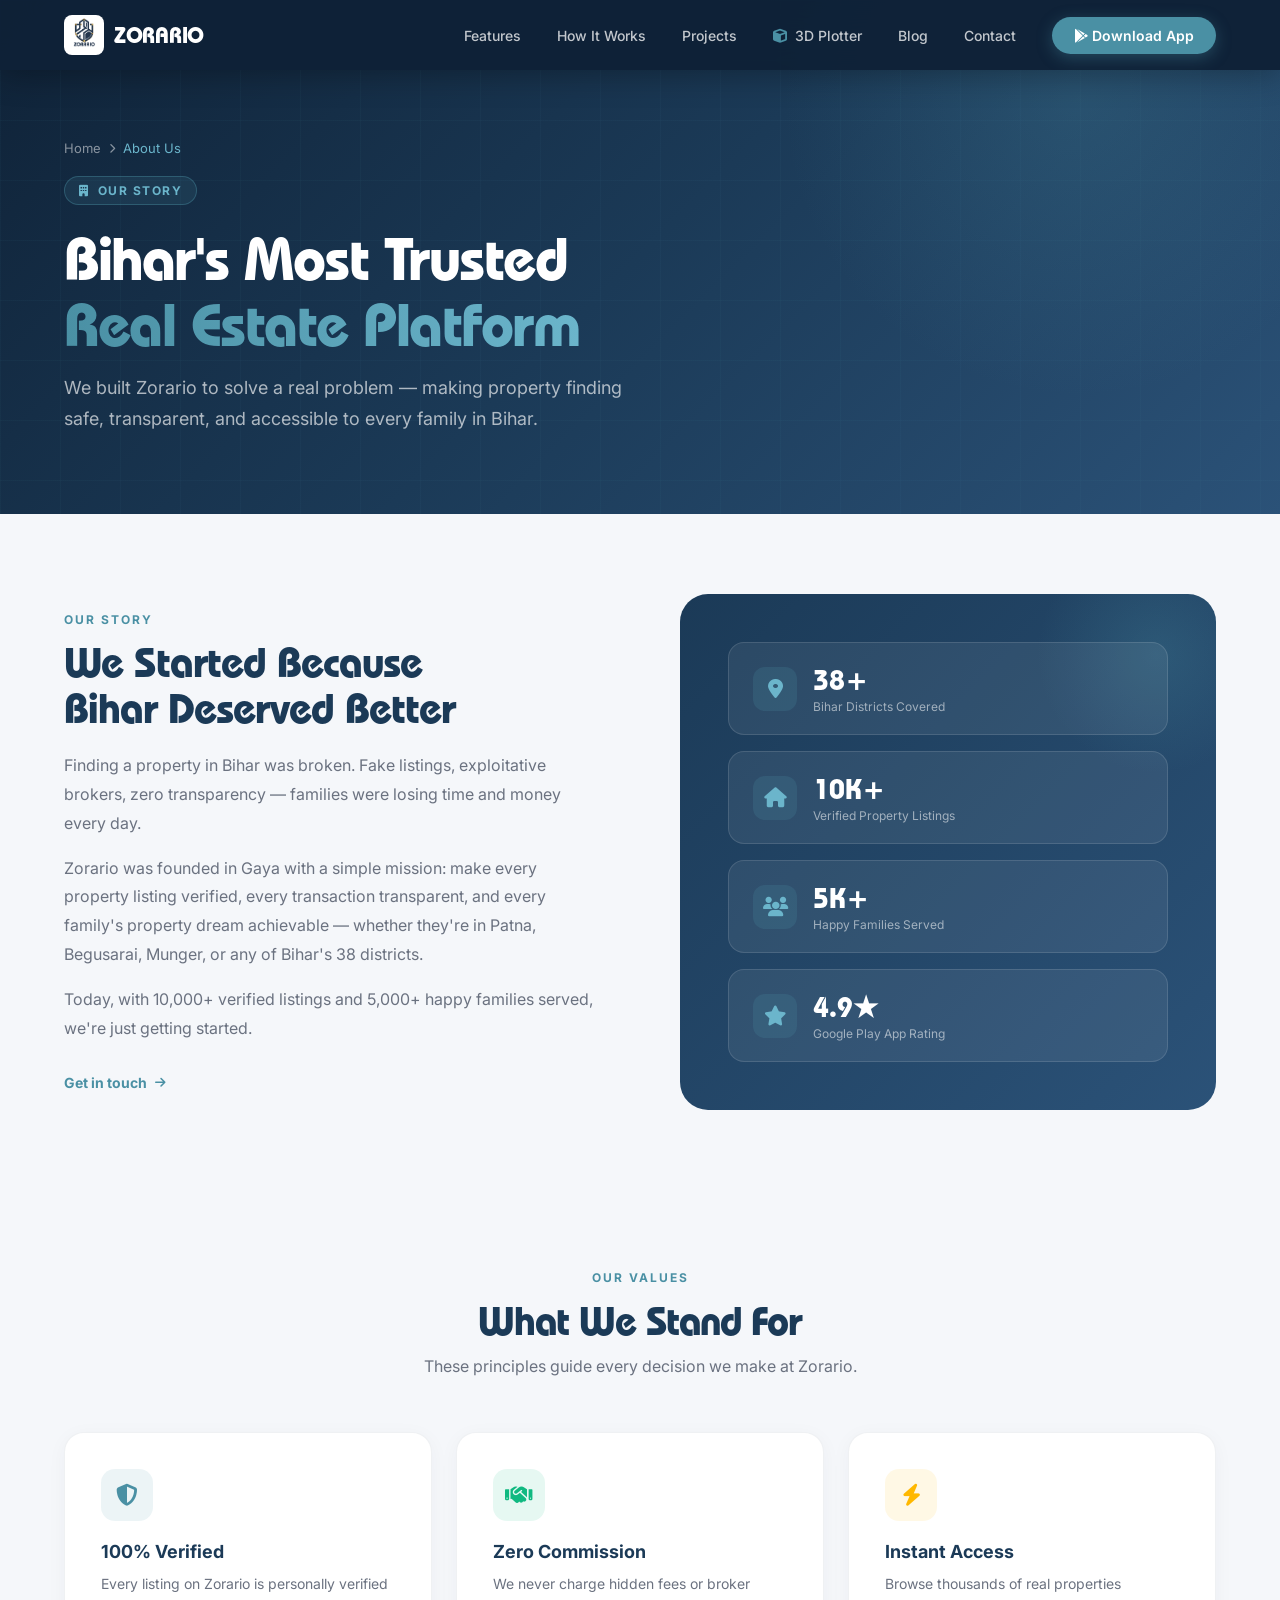
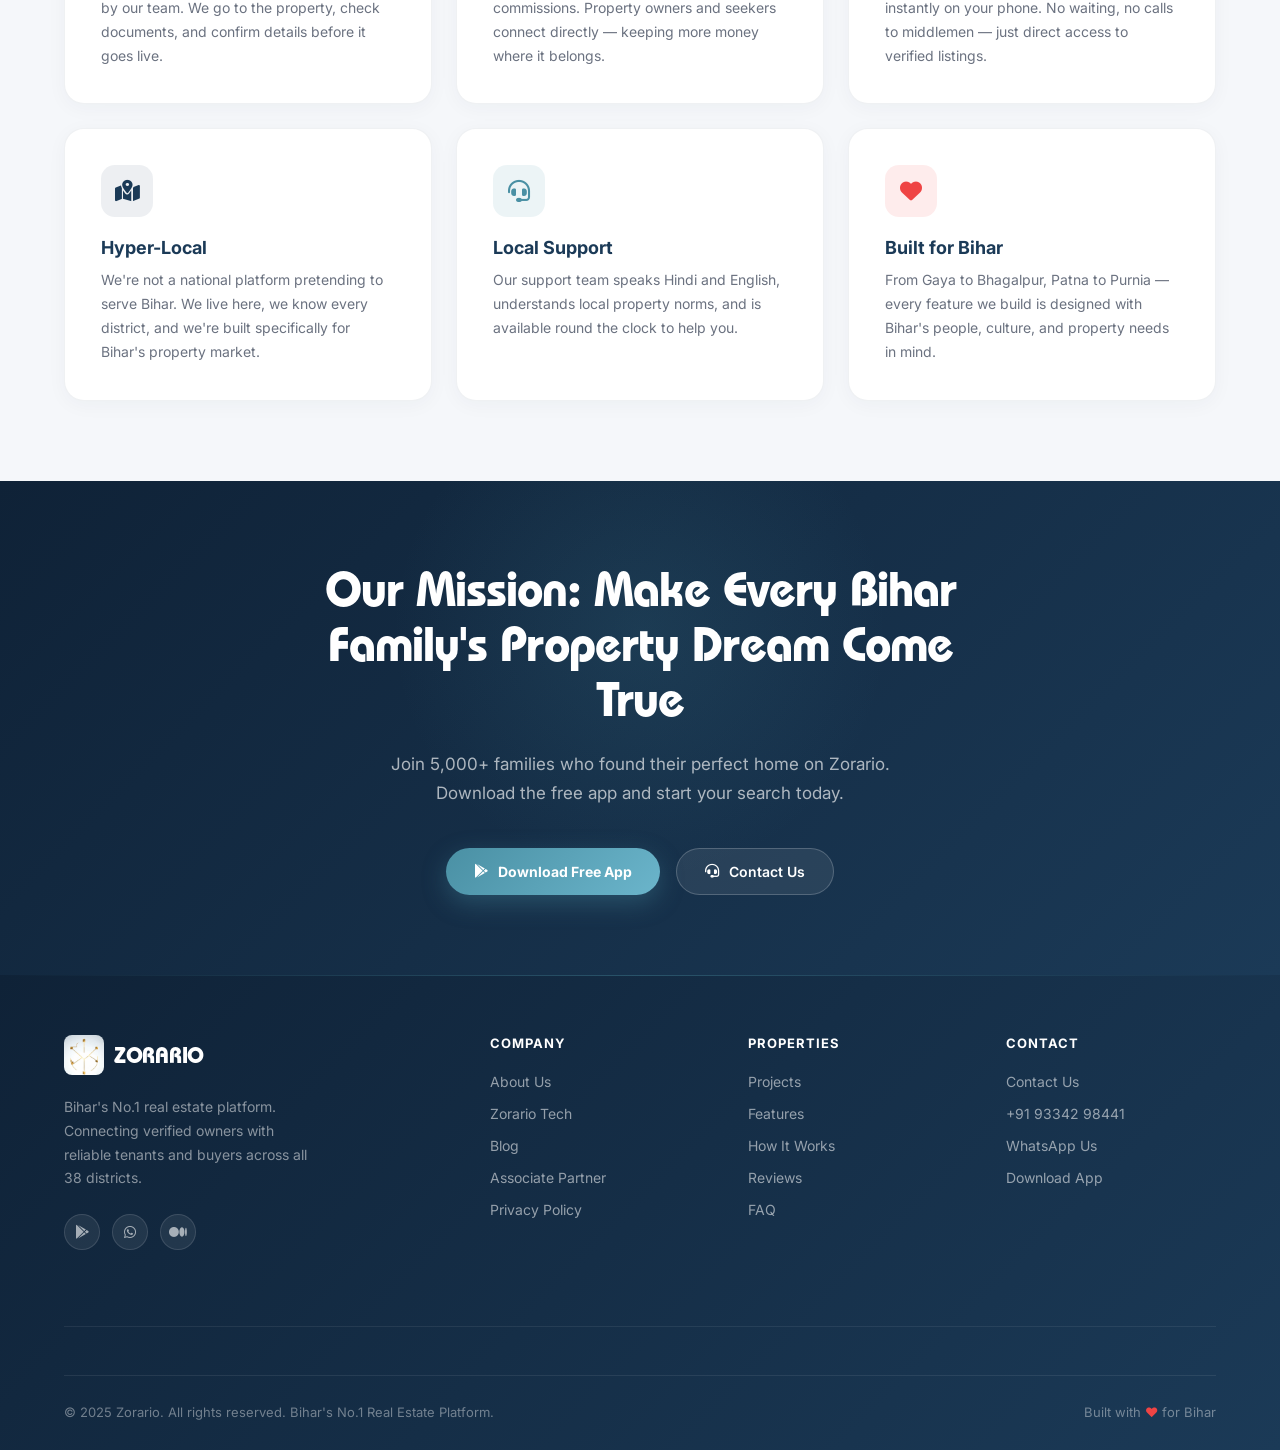
<file: about.html>
<!DOCTYPE html>
<html lang="en">
<head>
    <meta charset="UTF-8">
    <meta name="viewport" content="width=device-width, initial-scale=1.0">

    <title>About Us - Bihar's No.1 Real Estate Company | Zorario</title>
    <meta name="description" content="Learn about Zorario — Bihar's No.1 real estate company founded to make property buying, selling and renting simple, safe and transparent across all 38 districts of Bihar.">
    <meta name="keywords" content="about zorario, zorario company, Bihar real estate company story, zorario founders, real estate Bihar startup">
    <meta name="robots" content="index, follow">
    <meta name="author" content="Zorario">
    <link rel="canonical" href="https://www.zorario.com/about">

    <!-- Clean URL Script: Automatically removes .html extension in browser address bar -->
    <script>
        (function() {
            if (window.location.protocol !== 'file:' && window.location.pathname.endsWith('.html')) {
                var clean = window.location.pathname.replace(/\.html$/, '');
                if (clean.endsWith('/index')) clean = clean.slice(0, -6) || '/';
                window.history.replaceState(null, '', clean + window.location.search + window.location.hash);
            }
        })();
    </script>

    <meta property="og:type" content="website">
    <meta property="og:title" content="About Zorario - Bihar's No.1 Real Estate Company">
    <meta property="og:description" content="Zorario was built to solve the real estate problem in Bihar — making verified property listings accessible to everyone.">
    <meta property="og:url" content="https://www.zorario.com/about">
    <meta property="og:site_name" content="Zorario">
    <meta property="og:image" content="https://www.zorario.com/assets/images/og-image.jpg">
    <meta name="twitter:card" content="summary_large_image">
    <meta name="twitter:title" content="About Zorario">
    <meta name="twitter:description" content="The story behind Bihar's No.1 real estate platform.">
    <meta name="twitter:image" content="https://www.zorario.com/assets/images/og-image.jpg">
    <meta name="theme-color" content="#1B3A57">

    <script type="application/ld+json">
    {
        "@context": "https://schema.org",
        "@graph": [
            {
                "@type": "AboutPage",
                "@id": "https://www.zorario.com/about#webpage",
                "url": "https://www.zorario.com/about",
                "name": "About Us | Zorario",
                "description": "Learn about Zorario, Bihar's No.1 real estate company.",
                "breadcrumb": {
                    "@type": "BreadcrumbList",
                    "itemListElement": [
                        { "@type": "ListItem", "position": 1, "name": "Home", "item": "https://www.zorario.com/" },
                        { "@type": "ListItem", "position": 2, "name": "About", "item": "https://www.zorario.com/about" }
                    ]
                },
                "isPartOf": { "@id": "https://www.zorario.com/#website" }
            },
            {
                "@type": "Organization",
                "@id": "https://www.zorario.com/#organization",
                "name": "Zorario",
                "foundingDate": "2024",
                "foundingLocation": { "@type": "Place", "name": "Gaya, Bihar, India" },
                "url": "https://www.zorario.com",
                "logo": { "@type": "ImageObject", "url": "https://www.zorario.com/assets/images/logo.png" },
                "description": "Bihar's No.1 real estate company offering property buying, selling, and renting services across all 38 districts.",
                "numberOfEmployees": { "@type": "QuantitativeValue", "value": "10" },
                "areaServed": "Bihar, India"
            }
        ]
    }
    </script>

    <link rel="icon" type="image/png" href="assets/images/logo.png">
    <link rel="apple-touch-icon" sizes="180x180" href="assets/images/logo.png">
    <link rel="preconnect" href="https://fonts.googleapis.com">
    <link rel="preconnect" href="https://fonts.gstatic.com" crossorigin>
    <link href="https://fonts.googleapis.com/css2?family=Inter:wght@400;500;600;700;800&display=swap" rel="stylesheet">
    <link rel="stylesheet" href="https://cdnjs.cloudflare.com/ajax/libs/font-awesome/6.4.0/css/all.min.css">
    <link rel="stylesheet" href="style.css">
    <link rel="stylesheet" href="responsive.css">

    <style>
        #main-nav {
            background: rgba(15, 34, 55, 0.97) !important;
            backdrop-filter: blur(20px);
            box-shadow: 0 4px 32px rgba(0,0,0,0.3);
        }
        .page-hero {
            background: linear-gradient(135deg, #0F2237 0%, #1B3A57 50%, #2B5278 100%);
            padding: 140px 5% 80px; position: relative; overflow: hidden;
        }
        .page-hero::before {
            content: ''; position: absolute;
            width: 600px; height: 600px;
            background: radial-gradient(circle, rgba(74,144,164,0.2) 0%, transparent 70%);
            top: -200px; right: -100px; pointer-events: none;
        }
        .page-hero-grid {
            position: absolute; inset: 0;
            background-image: linear-gradient(rgba(74,144,164,0.05) 1px, transparent 1px), linear-gradient(90deg, rgba(74,144,164,0.05) 1px, transparent 1px);
            background-size: 60px 60px; pointer-events: none;
        }
        .page-hero-inner { max-width: 1200px; margin: 0 auto; position: relative; z-index: 2; }
        .breadcrumb { display: flex; align-items: center; gap: 8px; font-size: 13px; color: rgba(255,255,255,0.5); margin-bottom: 20px; }
        .breadcrumb a { color: rgba(255,255,255,0.5); transition: color 0.2s; }
        .breadcrumb a:hover { color: #6BB5CB; }
        .breadcrumb i { font-size: 10px; }
        .breadcrumb span { color: #6BB5CB; }
        .page-eyebrow {
            display: inline-flex; align-items: center; gap: 8px;
            background: rgba(74,144,164,0.15); border: 1px solid rgba(74,144,164,0.4);
            color: #6BB5CB; font-size: 12px; font-weight: 700; padding: 6px 14px;
            border-radius: 100px; letter-spacing: 1.5px; text-transform: uppercase; margin-bottom: 20px;
        }
        .page-hero h1 {
            font-family: 'ITCBauhaus', sans-serif;
            font-size: clamp(36px, 5vw, 60px); font-weight: 700; color: #fff;
            letter-spacing: -1.5px; line-height: 1.1; margin-bottom: 16px;
        }
        .page-hero p { font-size: 18px; color: rgba(255,255,255,0.65); line-height: 1.7; max-width: 580px; }

        /* Mission Section */
        .about-section { padding: 80px 5%; background: #F5F7FA; }
        .about-inner { max-width: 1200px; margin: 0 auto; }

        /* Story Grid */
        .story-grid {
            display: grid; grid-template-columns: 1fr 1fr; gap: 80px;
            align-items: center; margin-bottom: 80px;
        }
        .story-text .section-eyebrow {
            font-size: 12px; font-weight: 700; color: #4A90A4;
            letter-spacing: 2px; text-transform: uppercase; margin-bottom: 12px;
        }
        .story-text h2 {
            font-family: 'ITCBauhaus', sans-serif; font-size: clamp(28px, 3.5vw, 42px);
            font-weight: 700; color: #1B3A57; letter-spacing: -1px; line-height: 1.1;
            margin-bottom: 20px;
        }
        .story-text p { font-size: 16px; color: #6B7280; line-height: 1.8; margin-bottom: 16px; }

        /* Visual card */
        .story-visual {
            background: linear-gradient(135deg, #1B3A57 0%, #2B5278 100%);
            border-radius: 28px; padding: 48px; position: relative; overflow: hidden;
        }
        .story-visual::before {
            content: ''; position: absolute; right: -60px; top: -60px;
            width: 240px; height: 240px;
            background: radial-gradient(circle, rgba(74,144,164,0.25) 0%, transparent 70%);
        }
        .stat-pill {
            display: flex; align-items: center; gap: 16px;
            background: rgba(255,255,255,0.07); border: 1px solid rgba(255,255,255,0.12);
            border-radius: 16px; padding: 20px 24px; margin-bottom: 16px;
            position: relative; z-index: 1;
        }
        .stat-pill:last-child { margin-bottom: 0; }
        .stat-pill-icon {
            width: 44px; height: 44px; border-radius: 12px;
            background: rgba(74,144,164,0.2); color: #6BB5CB;
            display: flex; align-items: center; justify-content: center; font-size: 20px;
        }
        .stat-pill-text .number { font-family: 'ITCBauhaus', sans-serif; font-size: 28px; font-weight: 700; color: #fff; }
        .stat-pill-text .label { font-size: 12px; color: rgba(255,255,255,0.55); margin-top: 2px; }

        /* Values */
        .values-section { padding: 0 5% 80px; background: #F5F7FA; }
        .values-inner { max-width: 1200px; margin: 0 auto; }
        .values-header { text-align: center; margin-bottom: 56px; }
        .values-header h2 {
            font-family: 'ITCBauhaus', sans-serif; font-size: clamp(28px, 3.5vw, 40px);
            font-weight: 700; color: #1B3A57; letter-spacing: -1px; margin-bottom: 12px;
        }
        .values-header p { font-size: 16px; color: #6B7280; max-width: 480px; margin: 0 auto; }
        .values-grid { display: grid; grid-template-columns: repeat(3, 1fr); gap: 24px; }
        .value-card {
            background: #fff; border-radius: 20px; padding: 36px;
            border: 1px solid rgba(27,58,87,0.07);
            box-shadow: 0 4px 20px rgba(27,58,87,0.04);
            transition: all 0.3s cubic-bezier(0.16,1,0.3,1);
        }
        .value-card:hover { transform: translateY(-6px); box-shadow: 0 20px 50px rgba(27,58,87,0.1); }
        .value-icon {
            width: 52px; height: 52px; border-radius: 14px; margin-bottom: 20px;
            display: flex; align-items: center; justify-content: center;
            font-size: 22px;
        }
        .value-card h3 { font-size: 18px; font-weight: 700; color: #1B3A57; margin-bottom: 10px; }
        .value-card p { font-size: 14px; color: #6B7280; line-height: 1.7; }

        /* Mission statement */
        .mission-banner {
            background: linear-gradient(135deg, #0F2237 0%, #1B3A57 100%);
            padding: 80px 5%; text-align: center; position: relative; overflow: hidden;
        }
        .mission-banner::before {
            content: ''; position: absolute; top: -100px; left: 50%; transform: translateX(-50%);
            width: 500px; height: 500px;
            background: radial-gradient(circle, rgba(74,144,164,0.15) 0%, transparent 70%);
            pointer-events: none;
        }
        .mission-banner h2 {
            font-family: 'ITCBauhaus', sans-serif; font-size: clamp(28px, 4vw, 48px);
            font-weight: 700; color: #fff; letter-spacing: -1px; max-width: 700px;
            margin: 0 auto 24px; position: relative; z-index: 1; line-height: 1.15;
        }
        .mission-banner p {
            font-size: 17px; color: rgba(255,255,255,0.65); max-width: 560px;
            margin: 0 auto 40px; line-height: 1.7; position: relative; z-index: 1;
        }
        .mission-actions { display: flex; gap: 16px; justify-content: center; flex-wrap: wrap; position: relative; z-index: 1; }
        .btn-primary-sm {
            display: inline-flex; align-items: center; gap: 10px;
            background: linear-gradient(135deg, #4A90A4, #6BB5CB); color: #fff;
            padding: 14px 28px; border-radius: 100px; font-size: 14px; font-weight: 700;
            box-shadow: 0 8px 24px rgba(74,144,164,0.35);
            transition: all 0.3s cubic-bezier(0.16,1,0.3,1);
        }
        .btn-primary-sm:hover { transform: translateY(-2px); box-shadow: 0 16px 40px rgba(74,144,164,0.45); }
        .btn-secondary-sm {
            display: inline-flex; align-items: center; gap: 10px;
            background: rgba(255,255,255,0.08); color: #fff;
            border: 1px solid rgba(255,255,255,0.2); padding: 14px 28px;
            border-radius: 100px; font-size: 14px; font-weight: 600;
            transition: all 0.3s;
        }
        .btn-secondary-sm:hover { background: rgba(255,255,255,0.15); transform: translateY(-2px); }

        /* Footer */
        footer {
            background: linear-gradient(135deg, #0F2237 0%, #1B3A57 100%);
            padding: 60px 5% 30px; color: rgba(255,255,255,0.65);
        }
        .footer-grid {
            max-width: 1200px; margin: 0 auto;
            display: grid; grid-template-columns: 1.8fr 1fr 1fr 1fr; gap: 48px; margin-bottom: 48px;
        }
        .footer-brand a { display: flex; align-items: center; gap: 10px; margin-bottom: 16px; }
        .footer-brand p { font-size: 14px; line-height: 1.7; color: rgba(255,255,255,0.5); }
        .footer-brand .nav-logo-text { color: #fff; }
        .footer-col h4 { font-size: 13px; font-weight: 700; color: #fff; letter-spacing: 1px; text-transform: uppercase; margin-bottom: 20px; }
        .footer-col ul { list-style: none; display: flex; flex-direction: column; gap: 12px; }
        .footer-col ul li a { font-size: 14px; color: rgba(255,255,255,0.55); transition: color 0.2s; }
        .footer-col ul li a:hover { color: #6BB5CB; }
        .footer-bottom { max-width: 1200px; margin: 0 auto; padding-top: 28px; border-top: 1px solid rgba(255,255,255,0.08); display: flex; justify-content: space-between; align-items: center; flex-wrap: wrap; gap: 12px; }
        .footer-copy { font-size: 13px; color: rgba(255,255,255,0.4); }
        .footer-tagline { font-size: 13px; color: rgba(255,255,255,0.4); }
        .footer-tagline span { color: #ef4444; }
        .footer-socials { display: flex; gap: 12px; margin-top: 20px; }
        .social-link { width: 36px; height: 36px; border-radius: 50%; background: rgba(255,255,255,0.07); border: 1px solid rgba(255,255,255,0.12); display: flex; align-items: center; justify-content: center; color: rgba(255,255,255,0.6); font-size: 14px; transition: all 0.2s; }
        .social-link:hover { background: #4A90A4; color: #fff; border-color: #4A90A4; }

        @media (max-width: 900px) {
            .story-grid { grid-template-columns: 1fr; gap: 40px; }
            .values-grid { grid-template-columns: 1fr 1fr; }
            .footer-grid { grid-template-columns: 1fr 1fr; }
        }
        @media (max-width: 600px) {
            .values-grid { grid-template-columns: 1fr; }
            .footer-grid { grid-template-columns: 1fr; }
        }
    </style>
</head>
<body>

    <!-- NAV -->
    <nav id="main-nav" role="navigation" aria-label="Main navigation">
        <a href="/" class="nav-logo" aria-label="Zorario Home">
            <img src="assets/images/logo.png" alt="Zorario Logo" width="40" height="40">
            <span class="nav-logo-text">ZORARIO</span>
        </a>
        <ul class="nav-links" role="list">
            <li><a href="/#features">Features</a></li>
            <li><a href="/#how-it-works">How It Works</a></li>
            <li><a href="/projects">Projects</a></li>
            <li><a href="/plotter"><i class="fas fa-cube" style="color:#4A90A4;margin-right:4px;"></i> 3D Plotter</a></li>
            <li><a href="/blog">Blog</a></li>
            <li><a href="/contact">Contact</a></li>
            <li>
                <a href="https://play.google.com/store/apps/details?id=com.akash.prop8"
                   class="nav-cta" id="nav-download-btn" rel="noopener" target="_blank">
                    <i class="fab fa-google-play" aria-hidden="true"></i> Download App
                </a>
            </li>
        </ul>
        <button class="nav-hamburger" id="nav-hamburger" aria-label="Toggle menu" aria-expanded="false">
            <span></span><span></span><span></span>
        </button>
    </nav>

    <!-- PAGE HERO -->
    <section class="page-hero" aria-label="About Zorario">
        <div class="page-hero-grid" aria-hidden="true"></div>
        <div class="page-hero-inner">
            <nav class="breadcrumb" aria-label="Breadcrumb">
                <a href="/">Home</a>
                <i class="fas fa-chevron-right"></i>
                <span>About Us</span>
            </nav>
            <div class="page-eyebrow">
                <i class="fas fa-building" aria-hidden="true"></i>
                Our Story
            </div>
            <h1>Bihar's Most Trusted<br><span style="background:linear-gradient(90deg,#4A90A4,#6BB5CB);-webkit-background-clip:text;-webkit-text-fill-color:transparent;background-clip:text;">Real Estate Platform</span></h1>
            <p>We built Zorario to solve a real problem — making property finding safe, transparent, and accessible to every family in Bihar.</p>
        </div>
    </section>

    <!-- STORY SECTION -->
    <section class="about-section" aria-labelledby="story-heading">
        <div class="about-inner">
            <div class="story-grid">
                <div class="story-text">
                    <div class="section-eyebrow">Our Story</div>
                    <h2 id="story-heading">We Started Because<br>Bihar Deserved Better</h2>
                    <p>Finding a property in Bihar was broken. Fake listings, exploitative brokers, zero transparency — families were losing time and money every day.</p>
                    <p>Zorario was founded in Gaya with a simple mission: make every property listing verified, every transaction transparent, and every family's property dream achievable — whether they're in Patna, Begusarai, Munger, or any of Bihar's 38 districts.</p>
                    <p>Today, with 10,000+ verified listings and 5,000+ happy families served, we're just getting started.</p>
                    <a href="contact" style="display:inline-flex;align-items:center;gap:8px;margin-top:16px;color:#4A90A4;font-weight:700;font-size:14px;">
                        Get in touch <i class="fas fa-arrow-right" style="font-size:12px;"></i>
                    </a>
                </div>
                <div class="story-visual" aria-hidden="true">
                    <div class="stat-pill">
                        <div class="stat-pill-icon"><i class="fas fa-map-marker-alt"></i></div>
                        <div class="stat-pill-text">
                            <div class="number">38+</div>
                            <div class="label">Bihar Districts Covered</div>
                        </div>
                    </div>
                    <div class="stat-pill">
                        <div class="stat-pill-icon"><i class="fas fa-home"></i></div>
                        <div class="stat-pill-text">
                            <div class="number">10K+</div>
                            <div class="label">Verified Property Listings</div>
                        </div>
                    </div>
                    <div class="stat-pill">
                        <div class="stat-pill-icon"><i class="fas fa-users"></i></div>
                        <div class="stat-pill-text">
                            <div class="number">5K+</div>
                            <div class="label">Happy Families Served</div>
                        </div>
                    </div>
                    <div class="stat-pill">
                        <div class="stat-pill-icon"><i class="fas fa-star"></i></div>
                        <div class="stat-pill-text">
                            <div class="number">4.9★</div>
                            <div class="label">Google Play App Rating</div>
                        </div>
                    </div>
                </div>
            </div>
        </div>
    </section>

    <!-- VALUES SECTION -->
    <section class="values-section" aria-labelledby="values-heading">
        <div class="values-inner">
            <div class="values-header">
                <div class="section-eyebrow" style="font-size:12px;font-weight:700;color:#4A90A4;letter-spacing:2px;text-transform:uppercase;margin-bottom:12px;">Our Values</div>
                <h2 id="values-heading">What We Stand For</h2>
                <p>These principles guide every decision we make at Zorario.</p>
            </div>
            <div class="values-grid">
                <div class="value-card">
                    <div class="value-icon" style="background:rgba(74,144,164,0.1);color:#4A90A4;">
                        <i class="fas fa-shield-halved"></i>
                    </div>
                    <h3>100% Verified</h3>
                    <p>Every listing on Zorario is personally verified by our team. We go to the property, check documents, and confirm details before it goes live.</p>
                </div>
                <div class="value-card">
                    <div class="value-icon" style="background:rgba(16,185,129,0.1);color:#10B981;">
                        <i class="fas fa-handshake"></i>
                    </div>
                    <h3>Zero Commission</h3>
                    <p>We never charge hidden fees or broker commissions. Property owners and seekers connect directly — keeping more money where it belongs.</p>
                </div>
                <div class="value-card">
                    <div class="value-icon" style="background:rgba(255,184,0,0.1);color:#FFB800;">
                        <i class="fas fa-bolt"></i>
                    </div>
                    <h3>Instant Access</h3>
                    <p>Browse thousands of real properties instantly on your phone. No waiting, no calls to middlemen — just direct access to verified listings.</p>
                </div>
                <div class="value-card">
                    <div class="value-icon" style="background:rgba(27,58,87,0.08);color:#1B3A57;">
                        <i class="fas fa-map-marked-alt"></i>
                    </div>
                    <h3>Hyper-Local</h3>
                    <p>We're not a national platform pretending to serve Bihar. We live here, we know every district, and we're built specifically for Bihar's property market.</p>
                </div>
                <div class="value-card">
                    <div class="value-icon" style="background:rgba(74,144,164,0.1);color:#4A90A4;">
                        <i class="fas fa-headset"></i>
                    </div>
                    <h3>Local Support</h3>
                    <p>Our support team speaks Hindi and English, understands local property norms, and is available round the clock to help you.</p>
                </div>
                <div class="value-card">
                    <div class="value-icon" style="background:rgba(239,68,68,0.1);color:#EF4444;">
                        <i class="fas fa-heart"></i>
                    </div>
                    <h3>Built for Bihar</h3>
                    <p>From Gaya to Bhagalpur, Patna to Purnia — every feature we build is designed with Bihar's people, culture, and property needs in mind.</p>
                </div>
            </div>
        </div>
    </section>

    <!-- MISSION BANNER -->
    <section class="mission-banner" aria-labelledby="mission-heading">
        <h2 id="mission-heading">Our Mission: Make Every Bihar Family's Property Dream Come True</h2>
        <p>Join 5,000+ families who found their perfect home on Zorario. Download the free app and start your search today.</p>
        <div class="mission-actions">
            <a href="https://play.google.com/store/apps/details?id=com.akash.prop8" class="btn-primary-sm" rel="noopener" target="_blank" id="about-download-btn">
                <i class="fab fa-google-play"></i> Download Free App
            </a>
            <a href="contact" class="btn-secondary-sm" id="about-contact-btn">
                <i class="fas fa-headset"></i> Contact Us
            </a>
        </div>
    </section>

    <!-- FOOTER -->
    <footer role="contentinfo">
        <div class="footer-grid">
            <div class="footer-brand">
                <a href="/" class="nav-logo">
                    <img src="assets/images/logo.gif" alt="Zorario" width="36" height="36" loading="lazy">
                    <span class="nav-logo-text">ZORARIO</span>
                </a>
                <p>Bihar's No.1 real estate platform. Connecting verified owners with reliable tenants and buyers across all 38 districts.</p>
                <div class="footer-socials">
                    <a href="https://play.google.com/store/apps/details?id=com.akash.prop8" class="social-link" rel="noopener" target="_blank"><i class="fab fa-google-play"></i></a>
                    <a href="https://wa.me/919334298441" class="social-link" rel="noopener" target="_blank"><i class="fab fa-whatsapp"></i></a>
                    <a href="https://medium.com/@akashkumarr1406/zorario-new-real-estate-platform-in-india-336c77c7d2fd" class="social-link" rel="noopener" target="_blank"><i class="fab fa-medium"></i></a>
                </div>
            </div>
            <nav class="footer-col" aria-label="Company links">
                <h4>Company</h4>
                <ul>
                    <li><a href="/about">About Us</a></li>
                    <li><a href="/zorario-tech">Zorario Tech</a></li>
                    <li><a href="/blog">Blog</a></li>
                    <li><a href="/associate-partner">Associate Partner</a></li>
                    <li><a href="/privacy-policy">Privacy Policy</a></li>
                </ul>
            </nav>
            <nav class="footer-col" aria-label="Property links">
                <h4>Properties</h4>
                <ul>
                    <li><a href="/projects">Projects</a></li>
                    <li><a href="/#features">Features</a></li>
                    <li><a href="/#how-it-works">How It Works</a></li>
                    <li><a href="/#testimonials">Reviews</a></li>
                    <li><a href="/#faq">FAQ</a></li>
                </ul>
            </nav>
            <nav class="footer-col" aria-label="Contact links">
                <h4>Contact</h4>
                <ul>
                    <li><a href="/contact">Contact Us</a></li>
                    <li><a href="tel:+919334298441">+91 93342 98441</a></li>
                    <li><a href="https://wa.me/919334298441" rel="noopener" target="_blank">WhatsApp Us</a></li>
                    <li><a href="/download-app">Download App</a></li>
                </ul>
            </nav>
        </div>
        <div class="footer-bottom">
            <p class="footer-copy">&copy; 2025 Zorario. All rights reserved. Bihar's No.1 Real Estate Platform.</p>
            <p class="footer-tagline">Built with <span>♥</span> for Bihar</p>
        </div>
    </footer>

    <script>
        window.addEventListener('scroll', () => {
            document.getElementById('main-nav').classList.toggle('scrolled', window.scrollY > 20);
        }, { passive: true });
        const hamburger = document.getElementById('nav-hamburger');
        const navLinks = document.querySelector('.nav-links');
        if (hamburger) {
            hamburger.addEventListener('click', () => {
                const expanded = hamburger.getAttribute('aria-expanded') === 'true';
                hamburger.setAttribute('aria-expanded', !expanded);
                navLinks.classList.toggle('open');
            });
        }
    </script>
</body>
</html>
</file>
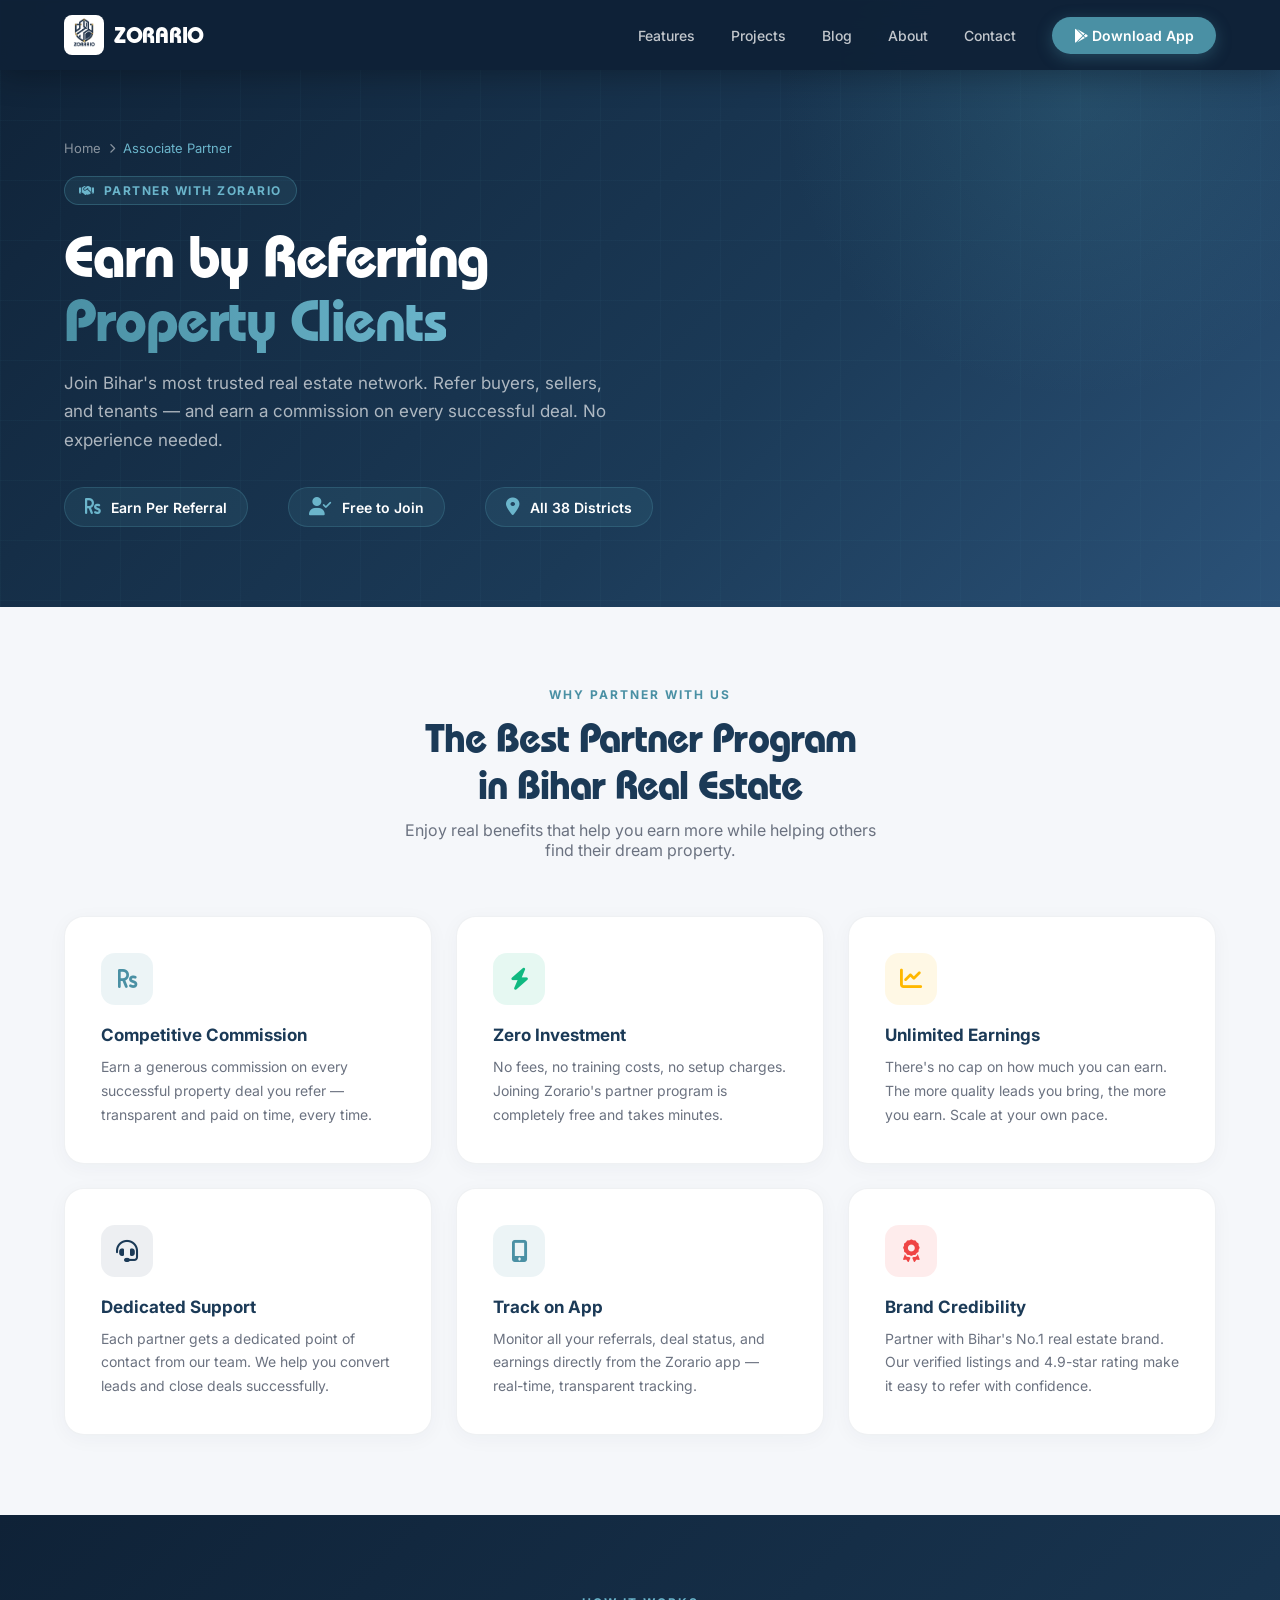
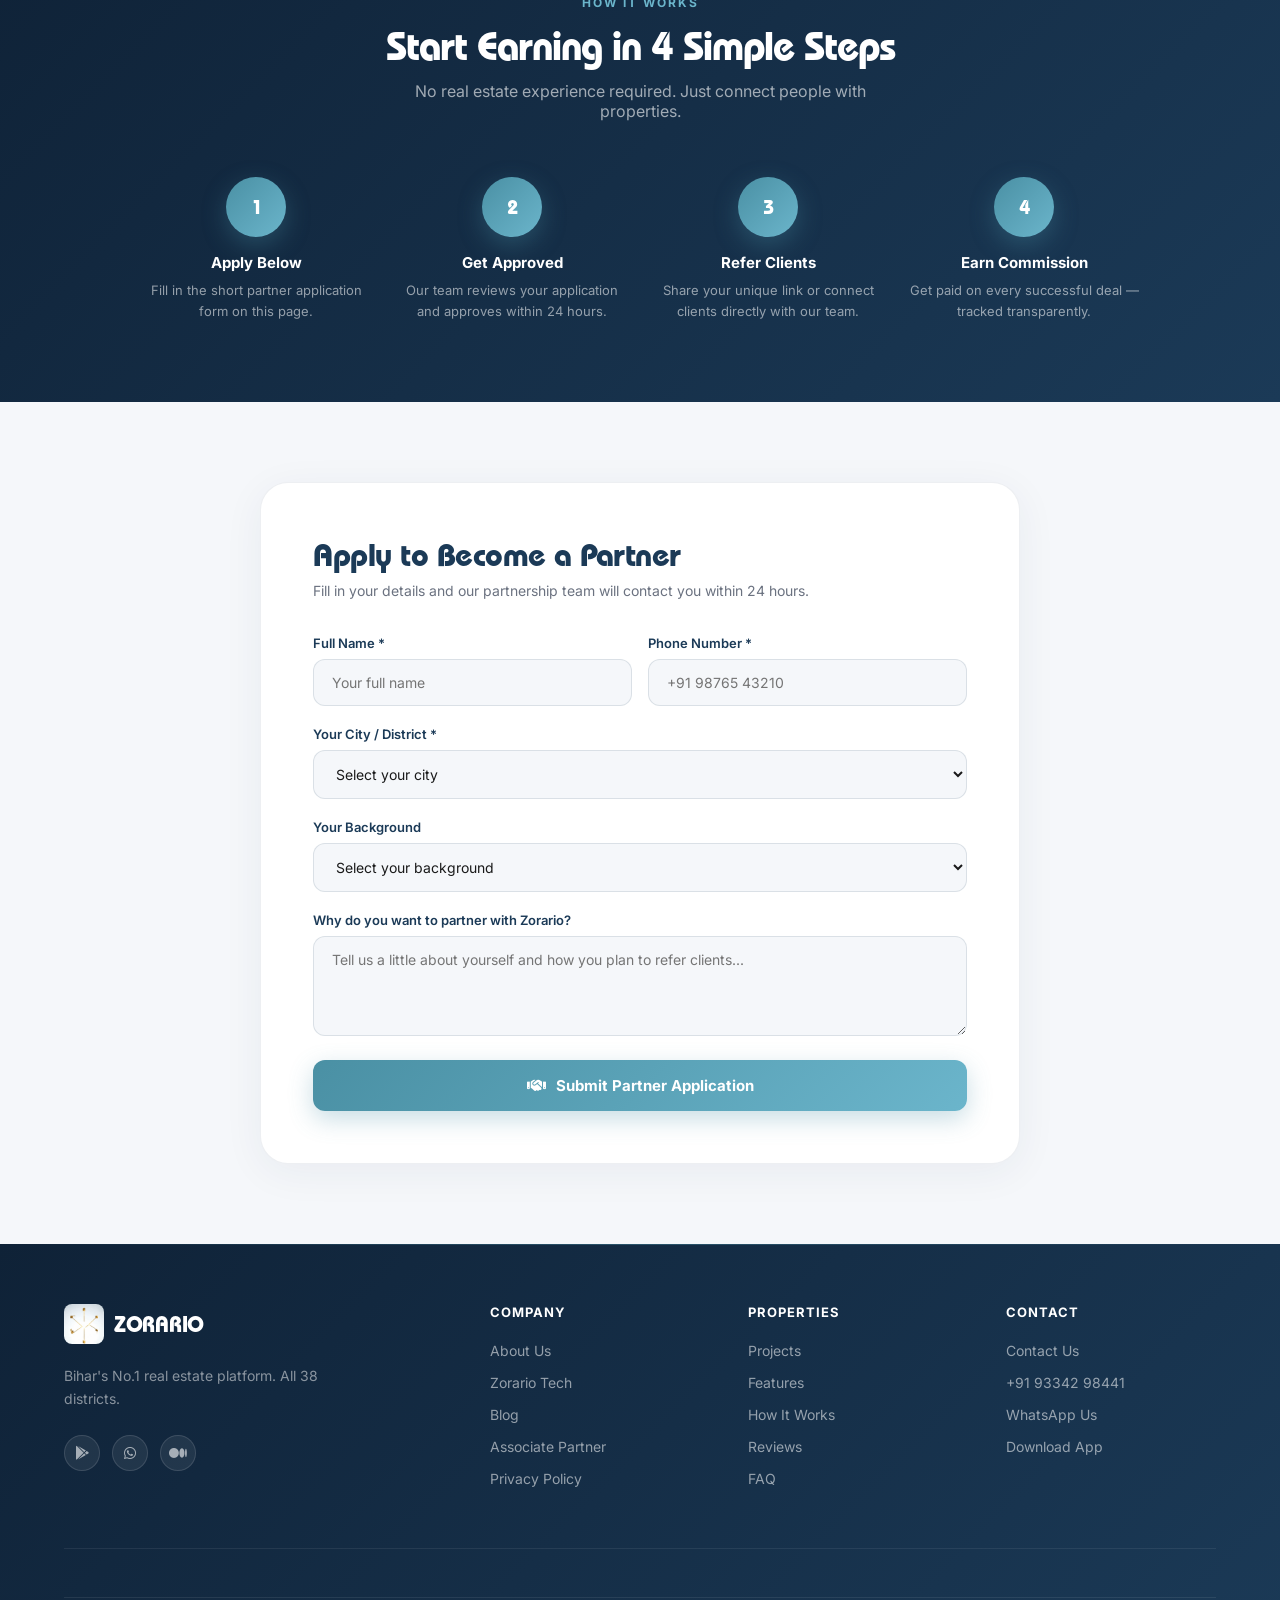
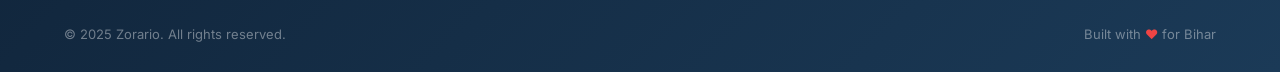
<file: associate-partner.html>
<!DOCTYPE html>
<html lang="en">
<head>
    <meta charset="UTF-8">
    <meta name="viewport" content="width=device-width, initial-scale=1.0">
    <title>Associate Partner Program | Zorario Real Estate Bihar</title>
    <meta name="description" content="Join Zorario's Associate Partner Program — earn commissions by referring property buyers, sellers and tenants in Bihar. Partner with Bihar's No.1 real estate company today.">
    <meta name="keywords" content="zorario associate partner, real estate partner Bihar, earn from real estate Bihar, zorario referral program, property agent Bihar">
    <meta name="robots" content="index, follow">
    <meta name="author" content="Zorario">
    <link rel="canonical" href="https://www.zorario.com/associate-partner">

    <!-- Clean URL Script: Automatically removes .html extension in browser address bar -->
    <script>
        (function() {
            if (window.location.protocol !== 'file:' && window.location.pathname.endsWith('.html')) {
                var clean = window.location.pathname.replace(/\.html$/, '');
                if (clean.endsWith('/index')) clean = clean.slice(0, -6) || '/';
                window.history.replaceState(null, '', clean + window.location.search + window.location.hash);
            }
        })();
    </script>
    <meta property="og:type" content="website">
    <meta property="og:title" content="Associate Partner Program | Zorario Real Estate">
    <meta property="og:description" content="Earn money by partnering with Bihar's No.1 real estate company. Join Zorario's Associate Partner Program today.">
    <meta property="og:url" content="https://www.zorario.com/associate-partner">
    <meta property="og:site_name" content="Zorario">
    <meta property="og:image" content="https://www.zorario.com/assets/images/og-image.jpg">
    <meta name="theme-color" content="#1B3A57">

    <script type="application/ld+json">
    {
        "@context": "https://schema.org",
        "@graph": [
            {
                "@type": "WebPage",
                "@id": "https://www.zorario.com/associate-partner#webpage",
                "url": "https://www.zorario.com/associate-partner",
                "name": "Associate Partner Program | Zorario",
                "description": "Join Zorario's Associate Partner Program and earn commissions on property referrals in Bihar.",
                "breadcrumb": {
                    "@type": "BreadcrumbList",
                    "itemListElement": [
                        { "@type": "ListItem", "position": 1, "name": "Home", "item": "https://www.zorario.com/" },
                        { "@type": "ListItem", "position": 2, "name": "Associate Partner", "item": "https://www.zorario.com/associate-partner" }
                    ]
                }
            },
            {
                "@type": "Service",
                "name": "Zorario Associate Partner Program",
                "provider": { "@type": "Organization", "name": "Zorario", "url": "https://www.zorario.com" },
                "description": "Earn commissions by referring property clients to Zorario — Bihar's No.1 real estate platform.",
                "areaServed": "Bihar, India",
                "offers": { "@type": "Offer", "price": "0", "priceCurrency": "INR", "description": "Free to join — earn on every successful referral" }
            }
        ]
    }
    </script>

    <link rel="icon" type="image/png" href="assets/images/logo.png">
    <link rel="preconnect" href="https://fonts.googleapis.com">
    <link rel="preconnect" href="https://fonts.gstatic.com" crossorigin>
    <link href="https://fonts.googleapis.com/css2?family=Inter:wght@400;500;600;700;800&display=swap" rel="stylesheet">
    <link rel="stylesheet" href="https://cdnjs.cloudflare.com/ajax/libs/font-awesome/6.4.0/css/all.min.css">
    <link rel="stylesheet" href="style.css">
    <link rel="stylesheet" href="responsive.css">
    <style>
        #main-nav { background: rgba(15,34,55,0.97) !important; backdrop-filter: blur(20px); box-shadow: 0 4px 32px rgba(0,0,0,0.3); }
        .page-hero { background: linear-gradient(135deg, #0F2237 0%, #1B3A57 60%, #2B5278 100%); padding: 140px 5% 80px; position: relative; overflow: hidden; }
        .page-hero::before { content: ''; position: absolute; width: 600px; height: 600px; background: radial-gradient(circle, rgba(74,144,164,0.2) 0%, transparent 70%); top: -200px; right: -100px; pointer-events: none; }
        .page-hero-grid { position: absolute; inset: 0; background-image: linear-gradient(rgba(74,144,164,0.05) 1px, transparent 1px), linear-gradient(90deg, rgba(74,144,164,0.05) 1px, transparent 1px); background-size: 60px 60px; pointer-events: none; }
        .page-hero-inner { max-width: 1200px; margin: 0 auto; position: relative; z-index: 2; }
        .breadcrumb { display: flex; align-items: center; gap: 8px; font-size: 13px; color: rgba(255,255,255,0.5); margin-bottom: 20px; }
        .breadcrumb a { color: rgba(255,255,255,0.5); } .breadcrumb a:hover { color: #6BB5CB; } .breadcrumb i { font-size: 10px; } .breadcrumb span { color: #6BB5CB; }
        .page-eyebrow { display: inline-flex; align-items: center; gap: 8px; background: rgba(74,144,164,0.15); border: 1px solid rgba(74,144,164,0.4); color: #6BB5CB; font-size: 12px; font-weight: 700; padding: 6px 14px; border-radius: 100px; letter-spacing: 1.5px; text-transform: uppercase; margin-bottom: 20px; }
        .page-hero h1 { font-family: 'ITCBauhaus', sans-serif; font-size: clamp(36px, 5vw, 58px); font-weight: 700; color: #fff; letter-spacing: -1.5px; line-height: 1.1; margin-bottom: 16px; }
        .page-hero p { font-size: 17px; color: rgba(255,255,255,0.65); line-height: 1.7; max-width: 560px; margin-bottom: 32px; }

        /* Earnings highlight strip */
        .earn-strip { display: flex; gap: 40px; flex-wrap: wrap; }
        .earn-pill { background: rgba(74,144,164,0.15); border: 1px solid rgba(74,144,164,0.3); border-radius: 100px; padding: 10px 20px; display: flex; align-items: center; gap: 10px; }
        .earn-pill i { color: #6BB5CB; font-size: 18px; }
        .earn-pill span { font-size: 14px; font-weight: 600; color: #fff; }

        /* Benefits section */
        .benefits-section { padding: 80px 5%; background: #F5F7FA; }
        .benefits-inner { max-width: 1200px; margin: 0 auto; }
        .sec-header { text-align: center; margin-bottom: 56px; }
        .sec-eyebrow { font-size: 12px; font-weight: 700; color: #4A90A4; letter-spacing: 2px; text-transform: uppercase; margin-bottom: 12px; }
        .sec-title { font-family: 'ITCBauhaus', sans-serif; font-size: clamp(28px,3.5vw,40px); font-weight: 700; color: #1B3A57; letter-spacing: -1px; margin-bottom: 12px; }
        .sec-sub { font-size: 16px; color: #6B7280; max-width: 480px; margin: 0 auto; }
        .benefits-grid { display: grid; grid-template-columns: repeat(3, 1fr); gap: 24px; }
        .benefit-card { background: #fff; border-radius: 20px; padding: 36px; border: 1px solid rgba(27,58,87,0.07); box-shadow: 0 4px 20px rgba(27,58,87,0.04); transition: all 0.3s cubic-bezier(0.16,1,0.3,1); }
        .benefit-card:hover { transform: translateY(-6px); box-shadow: 0 20px 50px rgba(27,58,87,0.1); }
        .benefit-icon { width: 52px; height: 52px; border-radius: 14px; display: flex; align-items: center; justify-content: center; font-size: 22px; margin-bottom: 20px; }
        .benefit-card h3 { font-size: 17px; font-weight: 700; color: #1B3A57; margin-bottom: 10px; }
        .benefit-card p { font-size: 14px; color: #6B7280; line-height: 1.7; }

        /* How it works */
        .how-section { padding: 80px 5%; background: linear-gradient(135deg, #0F2237, #1B3A57); }
        .how-inner { max-width: 1000px; margin: 0 auto; text-align: center; }
        .how-section .sec-title { color: #fff; } .how-section .sec-sub { color: rgba(255,255,255,0.6); } .how-section .sec-eyebrow { color: #6BB5CB; }
        .how-steps { display: grid; grid-template-columns: repeat(4, 1fr); gap: 24px; margin-top: 56px; }
        .how-step { text-align: center; }
        .how-step-num { width: 60px; height: 60px; border-radius: 50%; background: linear-gradient(135deg, #4A90A4, #6BB5CB); display: flex; align-items: center; justify-content: center; margin: 0 auto 16px; font-family: 'ITCBauhaus', sans-serif; font-size: 20px; color: #fff; font-weight: 700; box-shadow: 0 8px 24px rgba(74,144,164,0.35); }
        .how-step h3 { font-size: 15px; font-weight: 700; color: #fff; margin-bottom: 8px; }
        .how-step p { font-size: 13px; color: rgba(255,255,255,0.55); line-height: 1.6; }

        /* Apply form */
        .apply-section { padding: 80px 5%; background: #F5F7FA; }
        .apply-inner { max-width: 760px; margin: 0 auto; }
        .apply-card { background: #fff; border-radius: 28px; padding: 52px; border: 1px solid rgba(27,58,87,0.08); box-shadow: 0 8px 40px rgba(27,58,87,0.06); }
        .apply-card h2 { font-family: 'ITCBauhaus', sans-serif; font-size: 32px; font-weight: 700; color: #1B3A57; letter-spacing: -0.5px; margin-bottom: 8px; }
        .apply-card p { font-size: 14px; color: #6B7280; margin-bottom: 36px; }
        .form-group { margin-bottom: 20px; }
        .form-group label { display: block; font-size: 13px; font-weight: 600; color: #1B3A57; margin-bottom: 8px; }
        .form-group input, .form-group select, .form-group textarea { width: 100%; padding: 14px 18px; border: 1.5px solid rgba(27,58,87,0.12); border-radius: 12px; font-size: 14px; font-family: 'Inter', sans-serif; color: #1A1A1A; background: #F5F7FA; transition: all 0.2s; outline: none; }
        .form-group input:focus, .form-group select:focus, .form-group textarea:focus { border-color: #4A90A4; background: #fff; box-shadow: 0 0 0 4px rgba(74,144,164,0.1); }
        .form-group textarea { resize: vertical; min-height: 100px; }
        .form-row { display: grid; grid-template-columns: 1fr 1fr; gap: 16px; }
        .submit-btn { width: 100%; padding: 16px; background: linear-gradient(135deg, #4A90A4, #6BB5CB); color: #fff; border: none; border-radius: 12px; font-size: 15px; font-weight: 700; font-family: 'Inter', sans-serif; cursor: pointer; display: flex; align-items: center; justify-content: center; gap: 10px; transition: all 0.3s cubic-bezier(0.16,1,0.3,1); box-shadow: 0 8px 24px rgba(74,144,164,0.3); }
        .submit-btn:hover { transform: translateY(-2px); box-shadow: 0 16px 40px rgba(74,144,164,0.4); }

        /* Form Success State styling */
        .form-success {
            display: none; text-align: center; padding: 40px 20px;
        }
        .form-success .success-icon {
            width: 64px; height: 64px; border-radius: 50%;
            background: rgba(16,185,129,0.1); color: #10B981;
            font-size: 28px; display: flex; align-items: center;
            justify-content: center; margin: 0 auto 20px;
        }
        .form-success h3 { font-size: 22px; font-weight: 700; color: #1B3A57; margin-bottom: 8px; }
        .form-success p { font-size: 14px; color: #6B7280; }


        footer { background: linear-gradient(135deg, #0F2237 0%, #1B3A57 100%); padding: 60px 5% 30px; }
        .footer-grid { max-width: 1200px; margin: 0 auto; display: grid; grid-template-columns: 1.8fr 1fr 1fr 1fr; gap: 48px; margin-bottom: 48px; }
        .footer-brand a { display: flex; align-items: center; gap: 10px; margin-bottom: 16px; } .footer-brand p { font-size: 14px; line-height: 1.7; color: rgba(255,255,255,0.5); } .footer-brand .nav-logo-text { color: #fff; }
        .footer-col h4 { font-size: 13px; font-weight: 700; color: #fff; letter-spacing: 1px; text-transform: uppercase; margin-bottom: 20px; }
        .footer-col ul { list-style: none; display: flex; flex-direction: column; gap: 12px; }
        .footer-col ul li a { font-size: 14px; color: rgba(255,255,255,0.55); transition: color 0.2s; } .footer-col ul li a:hover { color: #6BB5CB; }
        .footer-bottom { max-width: 1200px; margin: 0 auto; padding-top: 28px; border-top: 1px solid rgba(255,255,255,0.08); display: flex; justify-content: space-between; align-items: center; flex-wrap: wrap; gap: 12px; }
        .footer-copy, .footer-tagline { font-size: 13px; color: rgba(255,255,255,0.4); } .footer-tagline span { color: #ef4444; }
        .footer-socials { display: flex; gap: 12px; margin-top: 20px; }
        .social-link { width: 36px; height: 36px; border-radius: 50%; background: rgba(255,255,255,0.07); border: 1px solid rgba(255,255,255,0.12); display: flex; align-items: center; justify-content: center; color: rgba(255,255,255,0.6); font-size: 14px; transition: all 0.2s; }
        .social-link:hover { background: #4A90A4; color: #fff; border-color: #4A90A4; }
        @media (max-width: 900px) { .benefits-grid { grid-template-columns: 1fr 1fr; } .how-steps { grid-template-columns: 1fr 1fr; } .footer-grid { grid-template-columns: 1fr 1fr; } .form-row { grid-template-columns: 1fr; } }
        @media (max-width: 600px) { .benefits-grid { grid-template-columns: 1fr; } .how-steps { grid-template-columns: 1fr; } .footer-grid { grid-template-columns: 1fr; } .apply-card { padding: 28px 20px; } }
    </style>
</head>
<body>
    <nav id="main-nav" role="navigation" aria-label="Main navigation">
        <a href="/" class="nav-logo"><img src="assets/images/logo.png" alt="Zorario Logo" width="40" height="40"><span class="nav-logo-text">ZORARIO</span></a>
        <ul class="nav-links" role="list">
            <li><a href="/#features">Features</a></li>
            <li><a href="/projects">Projects</a></li>
            <li><a href="/blog">Blog</a></li>
            <li><a href="/about">About</a></li>
            <li><a href="/contact">Contact</a></li>
            <li><a href="https://play.google.com/store/apps/details?id=com.akash.prop8" class="nav-cta" id="nav-download-btn" rel="noopener" target="_blank"><i class="fab fa-google-play"></i> Download App</a></li>
        </ul>
        <button class="nav-hamburger" id="nav-hamburger" aria-label="Toggle menu" aria-expanded="false"><span></span><span></span><span></span></button>
    </nav>

    <section class="page-hero" aria-label="Associate Partner Program">
        <div class="page-hero-grid" aria-hidden="true"></div>
        <div class="page-hero-inner">
            <nav class="breadcrumb"><a href="/">Home</a><i class="fas fa-chevron-right"></i><span>Associate Partner</span></nav>
            <div class="page-eyebrow"><i class="fas fa-handshake"></i> Partner with Zorario</div>
            <h1>Earn by Referring<br><span style="background:linear-gradient(90deg,#4A90A4,#6BB5CB);-webkit-background-clip:text;-webkit-text-fill-color:transparent;background-clip:text;">Property Clients</span></h1>
            <p>Join Bihar's most trusted real estate network. Refer buyers, sellers, and tenants — and earn a commission on every successful deal. No experience needed.</p>
            <div class="earn-strip">
                <div class="earn-pill"><i class="fas fa-rupee-sign"></i><span>Earn Per Referral</span></div>
                <div class="earn-pill"><i class="fas fa-user-check"></i><span>Free to Join</span></div>
                <div class="earn-pill"><i class="fas fa-map-marker-alt"></i><span>All 38 Districts</span></div>
            </div>
        </div>
    </section>

    <section class="benefits-section" aria-labelledby="benefits-heading">
        <div class="benefits-inner">
            <div class="sec-header">
                <div class="sec-eyebrow">Why Partner with Us</div>
                <h2 class="sec-title" id="benefits-heading">The Best Partner Program<br>in Bihar Real Estate</h2>
                <p class="sec-sub">Enjoy real benefits that help you earn more while helping others find their dream property.</p>
            </div>
            <div class="benefits-grid">
                <div class="benefit-card"><div class="benefit-icon" style="background:rgba(74,144,164,0.1);color:#4A90A4;"><i class="fas fa-rupee-sign"></i></div><h3>Competitive Commission</h3><p>Earn a generous commission on every successful property deal you refer — transparent and paid on time, every time.</p></div>
                <div class="benefit-card"><div class="benefit-icon" style="background:rgba(16,185,129,0.1);color:#10B981;"><i class="fas fa-bolt"></i></div><h3>Zero Investment</h3><p>No fees, no training costs, no setup charges. Joining Zorario's partner program is completely free and takes minutes.</p></div>
                <div class="benefit-card"><div class="benefit-icon" style="background:rgba(255,184,0,0.1);color:#FFB800;"><i class="fas fa-chart-line"></i></div><h3>Unlimited Earnings</h3><p>There's no cap on how much you can earn. The more quality leads you bring, the more you earn. Scale at your own pace.</p></div>
                <div class="benefit-card"><div class="benefit-icon" style="background:rgba(27,58,87,0.08);color:#1B3A57;"><i class="fas fa-headset"></i></div><h3>Dedicated Support</h3><p>Each partner gets a dedicated point of contact from our team. We help you convert leads and close deals successfully.</p></div>
                <div class="benefit-card"><div class="benefit-icon" style="background:rgba(74,144,164,0.1);color:#4A90A4;"><i class="fas fa-mobile-alt"></i></div><h3>Track on App</h3><p>Monitor all your referrals, deal status, and earnings directly from the Zorario app — real-time, transparent tracking.</p></div>
                <div class="benefit-card"><div class="benefit-icon" style="background:rgba(239,68,68,0.1);color:#EF4444;"><i class="fas fa-award"></i></div><h3>Brand Credibility</h3><p>Partner with Bihar's No.1 real estate brand. Our verified listings and 4.9-star rating make it easy to refer with confidence.</p></div>
            </div>
        </div>
    </section>

    <section class="how-section" aria-labelledby="how-partner-heading">
        <div class="how-inner">
            <div class="sec-eyebrow">How It Works</div>
            <h2 class="sec-title" id="how-partner-heading">Start Earning in 4 Simple Steps</h2>
            <p class="sec-sub">No real estate experience required. Just connect people with properties.</p>
            <div class="how-steps">
                <div class="how-step"><div class="how-step-num">1</div><h3>Apply Below</h3><p>Fill in the short partner application form on this page.</p></div>
                <div class="how-step"><div class="how-step-num">2</div><h3>Get Approved</h3><p>Our team reviews your application and approves within 24 hours.</p></div>
                <div class="how-step"><div class="how-step-num">3</div><h3>Refer Clients</h3><p>Share your unique link or connect clients directly with our team.</p></div>
                <div class="how-step"><div class="how-step-num">4</div><h3>Earn Commission</h3><p>Get paid on every successful deal — tracked transparently.</p></div>
            </div>
        </div>
    </section>

    <section class="apply-section" aria-labelledby="apply-heading">
        <div class="apply-inner">
            <div class="apply-card">
                <h2 id="apply-heading">Apply to Become a Partner</h2>
                <p>Fill in your details and our partnership team will contact you within 24 hours.</p>
                <form id="partner-form" novalidate>
                    <div class="form-row">
                        <div class="form-group"><label for="p-name">Full Name *</label><input type="text" id="p-name" name="name" placeholder="Your full name" required></div>
                        <div class="form-group"><label for="p-phone">Phone Number *</label><input type="tel" id="p-phone" name="phone" placeholder="+91 98765 43210" required></div>
                    </div>
                    <div class="form-group"><label for="p-city">Your City / District *</label>
                        <select id="p-city" name="city" required>
                            <option value="">Select your city</option>
                            <option>Gaya</option><option>Patna</option><option>Begusarai</option><option>Munger</option><option>Bhagalpur</option><option>Muzaffarpur</option><option>Darbhanga</option><option>Purnia</option><option>Other</option>
                        </select>
                    </div>
                    <div class="form-group"><label for="p-experience">Your Background</label>
                        <select id="p-experience" name="experience">
                            <option value="">Select your background</option>
                            <option>Real Estate Agent</option><option>Builder / Developer</option><option>Financial Advisor</option><option>Student / Fresher</option><option>Business Owner</option><option>Other Professional</option>
                        </select>
                    </div>
                    <div class="form-group"><label for="p-message">Why do you want to partner with Zorario?</label><textarea id="p-message" name="message" placeholder="Tell us a little about yourself and how you plan to refer clients..."></textarea></div>
                    <button type="submit" class="submit-btn" id="partner-submit-btn"><i class="fas fa-handshake"></i> Submit Partner Application</button>
                </form>

                <div class="form-success" id="form-success" aria-live="polite">
                    <div class="success-icon"><i class="fas fa-check"></i></div>
                    <h3>Application Submitted!</h3>
                    <p>Thank you for applying to become an Associate Partner. Our partnership team will review your details and contact you within 24 hours.</p>
                </div>
            </div>
        </div>
    </section>

    <footer role="contentinfo">
        <div class="footer-grid">
            <div class="footer-brand"><a href="/" class="nav-logo"><img src="assets/images/logo.gif" alt="Zorario" width="36" height="36" loading="lazy"><span class="nav-logo-text">ZORARIO</span></a><p>Bihar's No.1 real estate platform. All 38 districts.</p><div class="footer-socials"><a href="https://play.google.com/store/apps/details?id=com.akash.prop8" class="social-link" rel="noopener" target="_blank"><i class="fab fa-google-play"></i></a><a href="https://wa.me/919334298441" class="social-link" rel="noopener" target="_blank"><i class="fab fa-whatsapp"></i></a><a href="https://medium.com/@akashkumarr1406" class="social-link" rel="noopener" target="_blank"><i class="fab fa-medium"></i></a></div></div>
            <nav class="footer-col"><h4>Company</h4><ul><li><a href="/about">About Us</a></li><li><a href="/zorario-tech">Zorario Tech</a></li><li><a href="/blog">Blog</a></li><li><a href="/associate-partner">Associate Partner</a></li><li><a href="/privacy-policy">Privacy Policy</a></li></ul></nav>
            <nav class="footer-col"><h4>Properties</h4><ul><li><a href="/projects">Projects</a></li><li><a href="/#features">Features</a></li><li><a href="/#how-it-works">How It Works</a></li><li><a href="/#testimonials">Reviews</a></li><li><a href="/#faq">FAQ</a></li></ul></nav>
            <nav class="footer-col"><h4>Contact</h4><ul><li><a href="/contact">Contact Us</a></li><li><a href="tel:+919334298441">+91 93342 98441</a></li><li><a href="https://wa.me/919334298441" rel="noopener" target="_blank">WhatsApp Us</a></li><li><a href="/download-app">Download App</a></li></ul></nav>
        </div>
        <div class="footer-bottom"><p class="footer-copy">&copy; 2025 Zorario. All rights reserved.</p><p class="footer-tagline">Built with <span>♥</span> for Bihar</p></div>
    </footer>

    <!-- Google Sheets handler -->
    <script src="google-sheets-handler.js"></script>

    <script>
        window.addEventListener('scroll', () => { document.getElementById('main-nav').classList.toggle('scrolled', window.scrollY > 20); }, { passive: true });
        const h = document.getElementById('nav-hamburger'), nl = document.querySelector('.nav-links');
        if (h) h.addEventListener('click', () => { const e = h.getAttribute('aria-expanded') === 'true'; h.setAttribute('aria-expanded', !e); nl.classList.toggle('open'); });
        
        const pf = document.getElementById('partner-form');
        const submitBtn = document.getElementById('partner-submit-btn');
        if (pf && submitBtn) {
            pf.addEventListener('submit', async (e) => {
                e.preventDefault();
                const name = document.getElementById('p-name').value.trim();
                const phone = document.getElementById('p-phone').value.trim();
                const city = document.getElementById('p-city').value;
                const exp = document.getElementById('p-experience').value;
                const msg = document.getElementById('p-message').value.trim();

                if (!name || !phone || !city) { 
                    alert('Please fill in your name, phone number, and city.'); 
                    return; 
                }

                // Show premium loading state on button
                const originalBtnText = submitBtn.innerHTML;
                submitBtn.disabled = true;
                submitBtn.style.opacity = '0.7';
                submitBtn.innerHTML = '<i class="fas fa-spinner fa-spin"></i> Submitting...';

                try {
                    const timestamp = new Date().toLocaleString('en-IN', { timeZone: 'Asia/Kolkata' });
                    const rowData = [
                        timestamp,
                        name,
                        phone,
                        city,
                        exp || 'Not specified',
                        msg || 'No message',
                        'Associate Partner Form'
                    ];

                    await appendRowToGoogleSheet(rowData);

                    // Show success feedback
                    pf.style.display = 'none';
                    document.getElementById('form-success').style.display = 'block';
                } catch (error) {
                    alert('Submission failed: ' + error.message + '\nPlease check your internet connection and try again.');
                    // Restore button state
                    submitBtn.disabled = false;
                    submitBtn.style.opacity = '1';
                    submitBtn.innerHTML = originalBtnText;
                }
            });
        }
    </script>
</body>
</html>
</file>
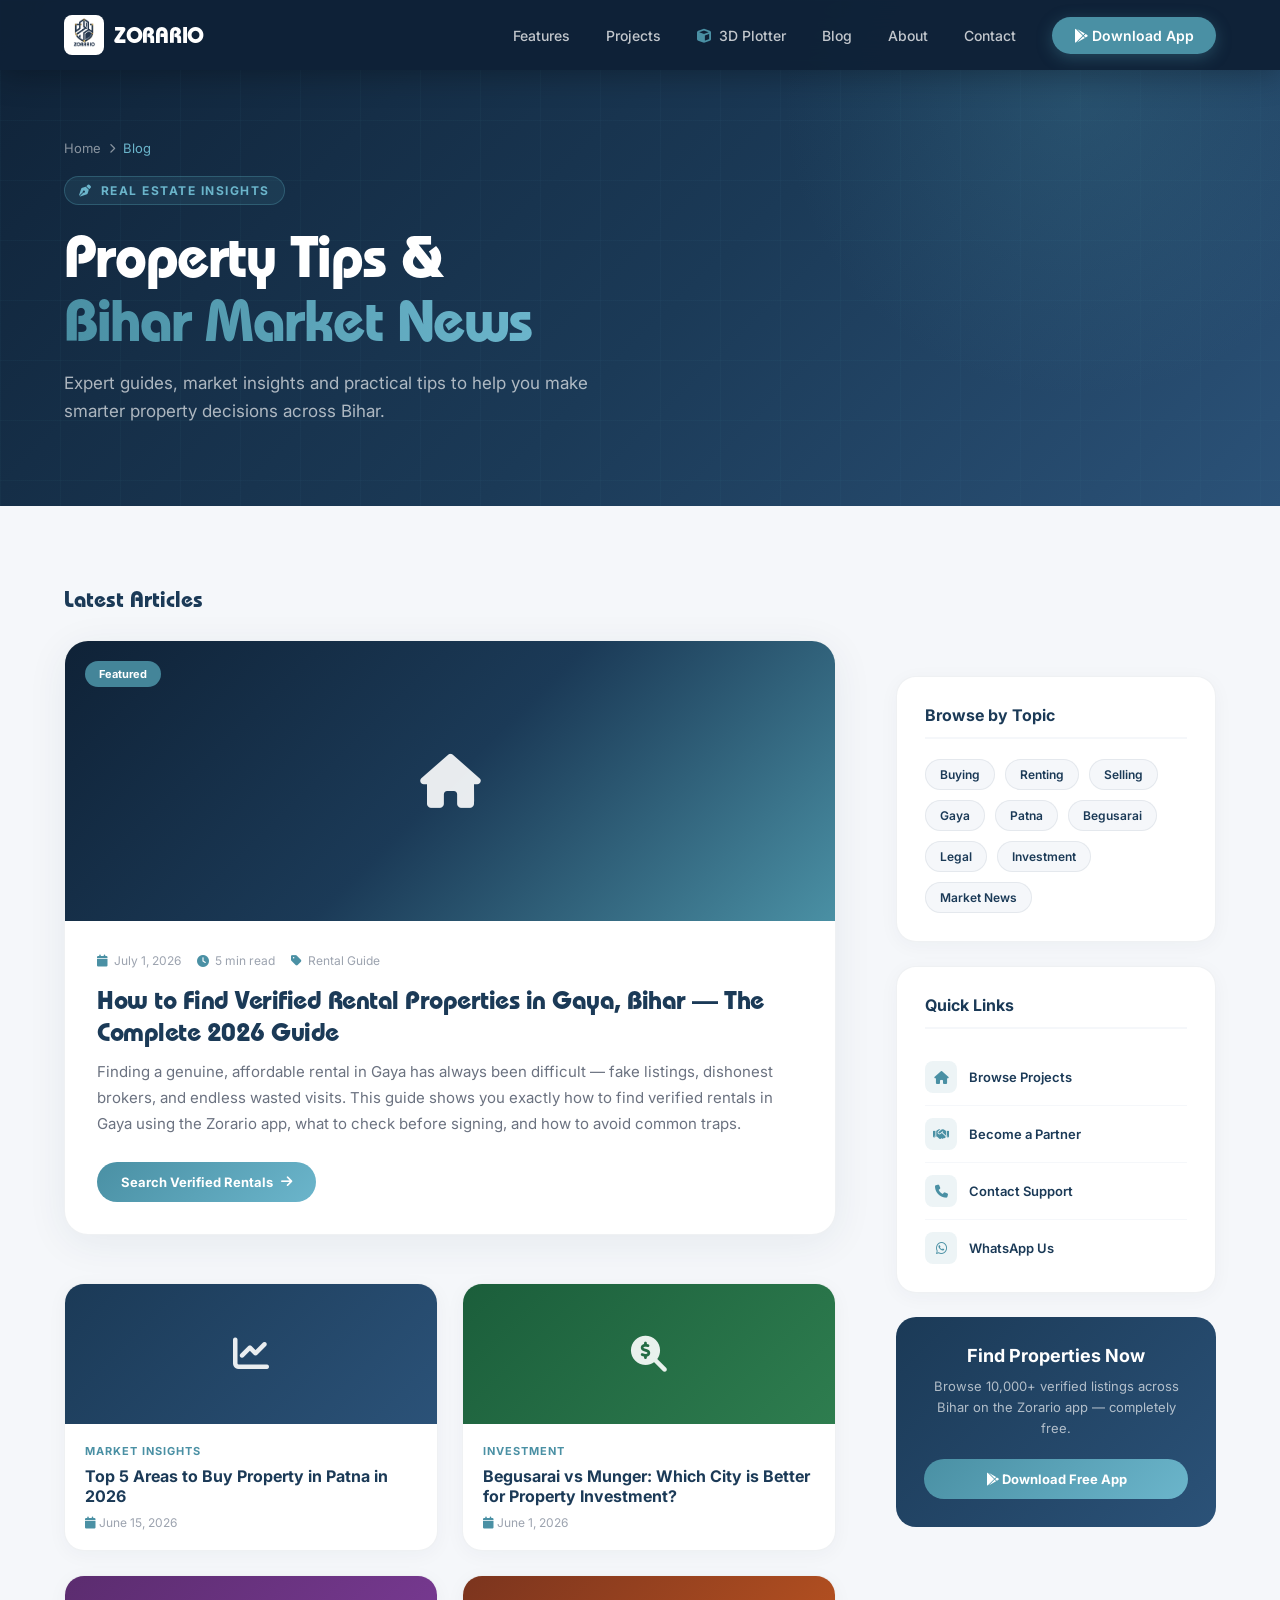
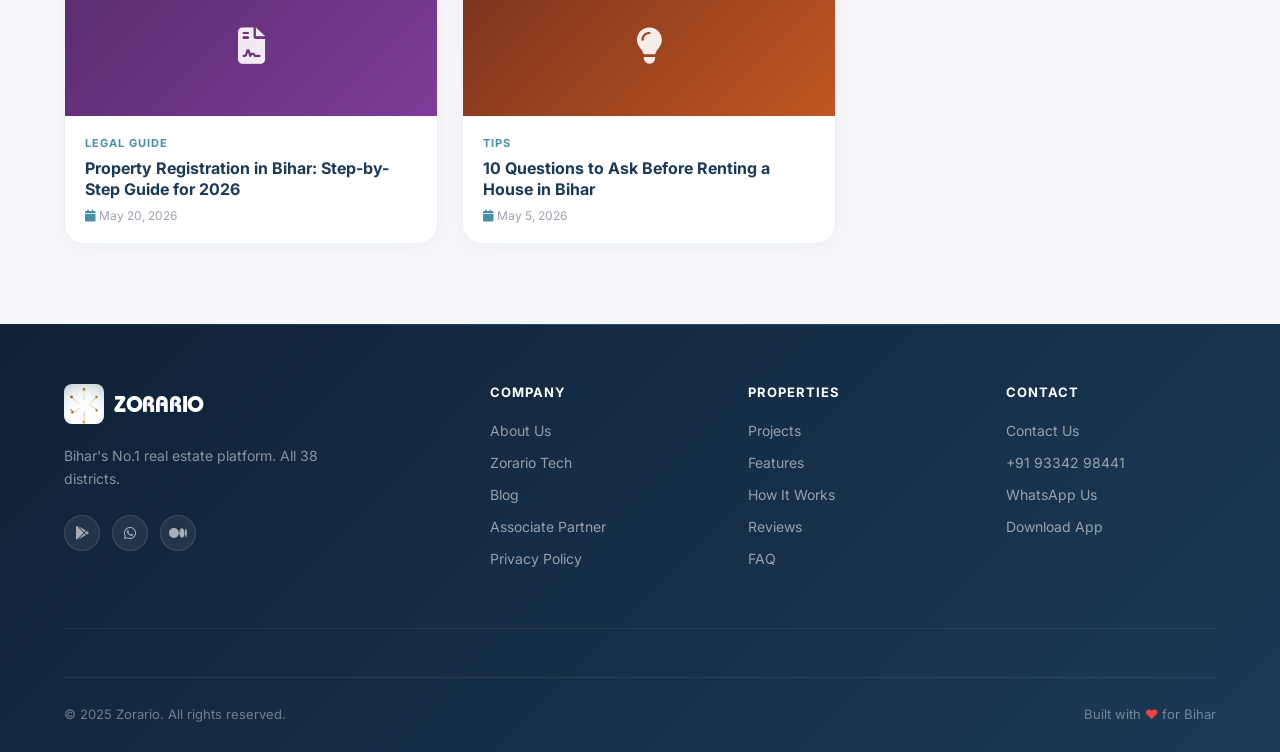
<file: blog.html>
<!DOCTYPE html>
<html lang="en">
<head>
    <meta charset="UTF-8">
    <meta name="viewport" content="width=device-width, initial-scale=1.0">
    <title>Real Estate Blog & Tips | Zorario Bihar Property Guide</title>
    <meta name="description" content="Read Zorario's real estate blog for Bihar property tips, market insights, buying and renting guides, and the latest news from Bihar's No.1 real estate platform.">
    <meta name="keywords" content="Bihar real estate blog, property tips Bihar, how to buy property Bihar, rent guide Bihar, Zorario blog, real estate news Bihar">
    <meta name="robots" content="index, follow">
    <meta name="author" content="Zorario">
    <link rel="canonical" href="https://www.zorario.com/blog">

    <!-- Clean URL Script: Automatically removes .html extension in browser address bar -->
    <script>
        (function() {
            if (window.location.protocol !== 'file:' && window.location.pathname.endsWith('.html')) {
                var clean = window.location.pathname.replace(/\.html$/, '');
                if (clean.endsWith('/index')) clean = clean.slice(0, -6) || '/';
                window.history.replaceState(null, '', clean + window.location.search + window.location.hash);
            }
        })();
    </script>
    <meta property="og:type" content="blog">
    <meta property="og:title" content="Real Estate Blog & Property Tips | Zorario Bihar">
    <meta property="og:description" content="Expert guides on buying, selling and renting property in Bihar. Stay informed with Zorario's real estate blog.">
    <meta property="og:url" content="https://www.zorario.com/blog">
    <meta property="og:site_name" content="Zorario">
    <meta property="og:image" content="https://www.zorario.com/assets/images/og-image.jpg">
    <meta name="theme-color" content="#1B3A57">

    <script type="application/ld+json">
    {
        "@context": "https://schema.org",
        "@graph": [
            {
                "@type": "Blog",
                "@id": "https://www.zorario.com/blog#blog",
                "url": "https://www.zorario.com/blog",
                "name": "Zorario Real Estate Blog",
                "description": "Property tips, market insights and real estate guides for Bihar.",
                "breadcrumb": {
                    "@type": "BreadcrumbList",
                    "itemListElement": [
                        { "@type": "ListItem", "position": 1, "name": "Home", "item": "https://www.zorario.com/" },
                        { "@type": "ListItem", "position": 2, "name": "Blog", "item": "https://www.zorario.com/blog" }
                    ]
                },
                "blogPost": [
                    { "@type": "BlogPosting", "headline": "How to Find Verified Rental Properties in Gaya, Bihar", "author": { "@type": "Organization", "name": "Zorario" }, "datePublished": "2026-07-01", "url": "https://www.zorario.com/blog" },
                    { "@type": "BlogPosting", "headline": "Top 5 Areas to Buy Property in Patna in 2026", "author": { "@type": "Organization", "name": "Zorario" }, "datePublished": "2026-06-15", "url": "https://www.zorario.com/blog" },
                    { "@type": "BlogPosting", "headline": "Begusarai vs Munger: Which City is Better for Property Investment?", "author": { "@type": "Organization", "name": "Zorario" }, "datePublished": "2026-06-01", "url": "https://www.zorario.com/blog" }
                ]
            }
        ]
    }
    </script>

    <link rel="icon" type="image/png" href="assets/images/logo.png">
    <link rel="preconnect" href="https://fonts.googleapis.com">
    <link rel="preconnect" href="https://fonts.gstatic.com" crossorigin>
    <link href="https://fonts.googleapis.com/css2?family=Inter:wght@400;500;600;700;800&display=swap" rel="stylesheet">
    <link rel="stylesheet" href="https://cdnjs.cloudflare.com/ajax/libs/font-awesome/6.4.0/css/all.min.css">
    <link rel="stylesheet" href="style.css">
    <link rel="stylesheet" href="responsive.css">
    <style>
        #main-nav { background: rgba(15,34,55,0.97) !important; backdrop-filter: blur(20px); box-shadow: 0 4px 32px rgba(0,0,0,0.3); }
        .page-hero { background: linear-gradient(135deg, #0F2237 0%, #1B3A57 55%, #2B5278 100%); padding: 140px 5% 80px; position: relative; overflow: hidden; }
        .page-hero::before { content: ''; position: absolute; width: 600px; height: 600px; background: radial-gradient(circle, rgba(74,144,164,0.2) 0%, transparent 70%); top: -200px; right: -100px; pointer-events: none; }
        .page-hero-grid { position: absolute; inset: 0; background-image: linear-gradient(rgba(74,144,164,0.05) 1px, transparent 1px), linear-gradient(90deg, rgba(74,144,164,0.05) 1px, transparent 1px); background-size: 60px 60px; pointer-events: none; }
        .page-hero-inner { max-width: 1200px; margin: 0 auto; position: relative; z-index: 2; }
        .breadcrumb { display: flex; align-items: center; gap: 8px; font-size: 13px; color: rgba(255,255,255,0.5); margin-bottom: 20px; }
        .breadcrumb a { color: rgba(255,255,255,0.5); } .breadcrumb a:hover { color: #6BB5CB; } .breadcrumb i { font-size: 10px; } .breadcrumb span { color: #6BB5CB; }
        .page-eyebrow { display: inline-flex; align-items: center; gap: 8px; background: rgba(74,144,164,0.15); border: 1px solid rgba(74,144,164,0.4); color: #6BB5CB; font-size: 12px; font-weight: 700; padding: 6px 14px; border-radius: 100px; letter-spacing: 1.5px; text-transform: uppercase; margin-bottom: 20px; }
        .page-hero h1 { font-family: 'ITCBauhaus', sans-serif; font-size: clamp(36px,5vw,58px); font-weight: 700; color: #fff; letter-spacing: -1.5px; line-height: 1.1; margin-bottom: 16px; }
        .page-hero p { font-size: 17px; color: rgba(255,255,255,0.65); line-height: 1.7; max-width: 560px; }

        /* Blog Section */
        .blog-section { padding: 80px 5%; background: #F5F7FA; }
        .blog-inner { max-width: 1200px; margin: 0 auto; display: grid; grid-template-columns: 1fr 320px; gap: 60px; align-items: start; }

        /* Featured Post */
        .blog-featured { margin-bottom: 48px; }
        .featured-card { background: #fff; border-radius: 24px; overflow: hidden; border: 1px solid rgba(27,58,87,0.07); box-shadow: 0 8px 40px rgba(27,58,87,0.07); transition: all 0.3s cubic-bezier(0.16,1,0.3,1); }
        .featured-card:hover { transform: translateY(-4px); box-shadow: 0 24px 64px rgba(27,58,87,0.12); }
        .featured-img { height: 280px; background: linear-gradient(135deg, #0F2237, #1B3A57, #4A90A4); display: flex; align-items: center; justify-content: center; font-size: 72px; position: relative; }
        .featured-tag { position: absolute; top: 20px; left: 20px; background: rgba(74,144,164,0.9); color: #fff; font-size: 11px; font-weight: 700; padding: 6px 14px; border-radius: 100px; }
        .featured-card-body { padding: 32px; }
        .post-meta { display: flex; align-items: center; gap: 16px; margin-bottom: 16px; }
        .post-meta span { font-size: 12px; color: #9CA3AF; display: flex; align-items: center; gap: 6px; }
        .post-meta i { color: #4A90A4; }
        .post-title { font-family: 'ITCBauhaus', sans-serif; font-size: 26px; font-weight: 700; color: #1B3A57; letter-spacing: -0.5px; line-height: 1.2; margin-bottom: 12px; }
        .post-excerpt { font-size: 15px; color: #6B7280; line-height: 1.75; margin-bottom: 24px; }
        .post-read-more { display: inline-flex; align-items: center; gap: 8px; background: linear-gradient(135deg, #4A90A4, #6BB5CB); color: #fff; padding: 12px 24px; border-radius: 100px; font-size: 13px; font-weight: 700; transition: all 0.3s; }
        .post-read-more:hover { transform: translateY(-2px); box-shadow: 0 8px 24px rgba(74,144,164,0.3); }

        /* Post Grid */
        .posts-grid { display: grid; grid-template-columns: 1fr 1fr; gap: 24px; }
        .post-card { background: #fff; border-radius: 20px; overflow: hidden; border: 1px solid rgba(27,58,87,0.07); box-shadow: 0 4px 20px rgba(27,58,87,0.04); transition: all 0.3s cubic-bezier(0.16,1,0.3,1); }
        .post-card:hover { transform: translateY(-4px); box-shadow: 0 16px 48px rgba(27,58,87,0.1); }
        .post-card-img { height: 140px; display: flex; align-items: center; justify-content: center; font-size: 44px; }
        .post-card-body { padding: 20px; }
        .post-card-tag { font-size: 11px; font-weight: 700; color: #4A90A4; letter-spacing: 1px; text-transform: uppercase; margin-bottom: 8px; }
        .post-card-title { font-size: 16px; font-weight: 700; color: #1B3A57; line-height: 1.3; margin-bottom: 8px; }
        .post-card-date { font-size: 12px; color: #9CA3AF; }

        /* Sidebar */
        .blog-sidebar { position: sticky; top: 90px; }
        .sidebar-card { background: #fff; border-radius: 20px; padding: 28px; border: 1px solid rgba(27,58,87,0.07); box-shadow: 0 4px 20px rgba(27,58,87,0.04); margin-bottom: 24px; }
        .sidebar-card h3 { font-size: 16px; font-weight: 700; color: #1B3A57; margin-bottom: 20px; padding-bottom: 12px; border-bottom: 2px solid #F5F7FA; }
        .sidebar-topics { display: flex; flex-wrap: wrap; gap: 10px; }
        .topic-pill { padding: 7px 14px; background: #F5F7FA; border-radius: 100px; font-size: 12px; font-weight: 600; color: #1B3A57; transition: all 0.2s; cursor: pointer; border: 1px solid rgba(27,58,87,0.08); }
        .topic-pill:hover { background: #1B3A57; color: #fff; }
        .quick-link { display: flex; align-items: center; gap: 12px; padding: 12px 0; border-bottom: 1px solid #F5F7FA; }
        .quick-link:last-child { border-bottom: none; padding-bottom: 0; }
        .quick-link i { width: 32px; height: 32px; border-radius: 8px; background: rgba(74,144,164,0.1); color: #4A90A4; display: flex; align-items: center; justify-content: center; font-size: 13px; flex-shrink: 0; }
        .quick-link span { font-size: 13px; font-weight: 600; color: #1B3A57; }
        .sidebar-app-card { background: linear-gradient(135deg, #1B3A57, #2B5278); border-radius: 20px; padding: 28px; text-align: center; }
        .sidebar-app-card h3 { font-size: 18px; font-weight: 700; color: #fff; margin-bottom: 10px; }
        .sidebar-app-card p { font-size: 13px; color: rgba(255,255,255,0.65); line-height: 1.6; margin-bottom: 20px; }
        .sidebar-app-btn { display: block; background: linear-gradient(135deg, #4A90A4, #6BB5CB); color: #fff; padding: 12px; border-radius: 100px; font-size: 13px; font-weight: 700; transition: all 0.3s; }
        .sidebar-app-btn:hover { transform: scale(1.03); }

        footer { background: linear-gradient(135deg, #0F2237 0%, #1B3A57 100%); padding: 60px 5% 30px; }
        .footer-grid { max-width: 1200px; margin: 0 auto; display: grid; grid-template-columns: 1.8fr 1fr 1fr 1fr; gap: 48px; margin-bottom: 48px; }
        .footer-brand a { display: flex; align-items: center; gap: 10px; margin-bottom: 16px; } .footer-brand p { font-size: 14px; line-height: 1.7; color: rgba(255,255,255,0.5); } .footer-brand .nav-logo-text { color: #fff; }
        .footer-col h4 { font-size: 13px; font-weight: 700; color: #fff; letter-spacing: 1px; text-transform: uppercase; margin-bottom: 20px; }
        .footer-col ul { list-style: none; display: flex; flex-direction: column; gap: 12px; }
        .footer-col ul li a { font-size: 14px; color: rgba(255,255,255,0.55); transition: color 0.2s; } .footer-col ul li a:hover { color: #6BB5CB; }
        .footer-bottom { max-width: 1200px; margin: 0 auto; padding-top: 28px; border-top: 1px solid rgba(255,255,255,0.08); display: flex; justify-content: space-between; align-items: center; flex-wrap: wrap; gap: 12px; }
        .footer-copy, .footer-tagline { font-size: 13px; color: rgba(255,255,255,0.4); } .footer-tagline span { color: #ef4444; }
        .footer-socials { display: flex; gap: 12px; margin-top: 20px; }
        .social-link { width: 36px; height: 36px; border-radius: 50%; background: rgba(255,255,255,0.07); border: 1px solid rgba(255,255,255,0.12); display: flex; align-items: center; justify-content: center; color: rgba(255,255,255,0.6); font-size: 14px; transition: all 0.2s; }
        .social-link:hover { background: #4A90A4; color: #fff; border-color: #4A90A4; }
        @media (max-width: 1000px) { .blog-inner { grid-template-columns: 1fr; } .blog-sidebar { position: static; } .posts-grid { grid-template-columns: 1fr; } .footer-grid { grid-template-columns: 1fr 1fr; } }
        @media (max-width: 600px) { .footer-grid { grid-template-columns: 1fr; } }
    </style>
</head>
<body>
    <nav id="main-nav" role="navigation" aria-label="Main navigation">
        <a href="/" class="nav-logo"><img src="assets/images/logo.png" alt="Zorario Logo" width="40" height="40"><span class="nav-logo-text">ZORARIO</span></a>
        <ul class="nav-links" role="list">
            <li><a href="/#features">Features</a></li>
            <li><a href="/projects">Projects</a></li>
            <li><a href="/plotter"><i class="fas fa-cube" style="color:#4A90A4;margin-right:4px;"></i> 3D Plotter</a></li>
            <li><a href="/blog">Blog</a></li>
            <li><a href="/about">About</a></li>
            <li><a href="/contact">Contact</a></li>
            <li><a href="https://play.google.com/store/apps/details?id=com.akash.prop8" class="nav-cta" id="nav-download-btn" rel="noopener" target="_blank"><i class="fab fa-google-play"></i> Download App</a></li>
        </ul>
        <button class="nav-hamburger" id="nav-hamburger" aria-label="Toggle menu" aria-expanded="false"><span></span><span></span><span></span></button>
    </nav>

    <section class="page-hero" aria-label="Zorario Blog">
        <div class="page-hero-grid" aria-hidden="true"></div>
        <div class="page-hero-inner">
            <nav class="breadcrumb"><a href="/">Home</a><i class="fas fa-chevron-right"></i><span>Blog</span></nav>
            <div class="page-eyebrow"><i class="fas fa-pen-nib"></i> Real Estate Insights</div>
            <h1>Property Tips &<br><span style="background:linear-gradient(90deg,#4A90A4,#6BB5CB);-webkit-background-clip:text;-webkit-text-fill-color:transparent;background-clip:text;">Bihar Market News</span></h1>
            <p>Expert guides, market insights and practical tips to help you make smarter property decisions across Bihar.</p>
        </div>
    </section>

    <section class="blog-section" aria-labelledby="blog-heading">
        <div class="blog-inner">
            <!-- Main Content -->
            <div>
                <h2 id="blog-heading" style="font-family:'ITCBauhaus',sans-serif;font-size:22px;font-weight:700;color:#1B3A57;margin-bottom:28px;">Latest Articles</h2>

                <!-- Featured Post -->
                <div class="blog-featured">
                    <article class="featured-card">
                        <div class="featured-img"><i class="fas fa-home" style="font-size:54px;color:rgba(255,255,255,0.9);"></i>
                            <span class="featured-tag">Featured</span>
                        </div>
                        <div class="featured-card-body">
                            <div class="post-meta">
                                <span><i class="fas fa-calendar"></i> July 1, 2026</span>
                                <span><i class="fas fa-clock"></i> 5 min read</span>
                                <span><i class="fas fa-tag"></i> Rental Guide</span>
                            </div>
                            <h3 class="post-title">How to Find Verified Rental Properties in Gaya, Bihar — The Complete 2026 Guide</h3>
                            <p class="post-excerpt">Finding a genuine, affordable rental in Gaya has always been difficult — fake listings, dishonest brokers, and endless wasted visits. This guide shows you exactly how to find verified rentals in Gaya using the Zorario app, what to check before signing, and how to avoid common traps.</p>
                            <a href="https://play.google.com/store/apps/details?id=com.akash.prop8" class="post-read-more" rel="noopener" target="_blank" id="blog-featured-btn">
                                Search Verified Rentals <i class="fas fa-arrow-right"></i>
                            </a>
                        </div>
                    </article>
                </div>

                <!-- Post Grid -->
                <div class="posts-grid">
                    <article class="post-card">
                        <div class="post-card-img" style="background:linear-gradient(135deg,#1B3A57,#2B5278);"><i class="fas fa-chart-line" style="font-size:36px;color:rgba(255,255,255,0.9);"></i></div>
                        <div class="post-card-body">
                            <div class="post-card-tag">Market Insights</div>
                            <h3 class="post-card-title">Top 5 Areas to Buy Property in Patna in 2026</h3>
                            <p class="post-card-date"><i class="fas fa-calendar" style="color:#4A90A4;"></i> June 15, 2026</p>
                        </div>
                    </article>
                    <article class="post-card">
                        <div class="post-card-img" style="background:linear-gradient(135deg,#1B5E3B,#2E7D4F);"><i class="fas fa-search-dollar" style="font-size:36px;color:rgba(255,255,255,0.9);"></i></div>
                        <div class="post-card-body">
                            <div class="post-card-tag">Investment</div>
                            <h3 class="post-card-title">Begusarai vs Munger: Which City is Better for Property Investment?</h3>
                            <p class="post-card-date"><i class="fas fa-calendar" style="color:#4A90A4;"></i> June 1, 2026</p>
                        </div>
                    </article>
                    <article class="post-card">
                        <div class="post-card-img" style="background:linear-gradient(135deg,#5B2C6F,#7D3C98);"><i class="fas fa-file-contract" style="font-size:36px;color:rgba(255,255,255,0.9);"></i></div>
                        <div class="post-card-body">
                            <div class="post-card-tag">Legal Guide</div>
                            <h3 class="post-card-title">Property Registration in Bihar: Step-by-Step Guide for 2026</h3>
                            <p class="post-card-date"><i class="fas fa-calendar" style="color:#4A90A4;"></i> May 20, 2026</p>
                        </div>
                    </article>
                    <article class="post-card">
                        <div class="post-card-img" style="background:linear-gradient(135deg,#7B341E,#C05621);"><i class="fas fa-lightbulb" style="font-size:36px;color:rgba(255,255,255,0.9);"></i></div>
                        <div class="post-card-body">
                            <div class="post-card-tag">Tips</div>
                            <h3 class="post-card-title">10 Questions to Ask Before Renting a House in Bihar</h3>
                            <p class="post-card-date"><i class="fas fa-calendar" style="color:#4A90A4;"></i> May 5, 2026</p>
                        </div>
                    </article>
                </div>
            </div>

            <!-- Sidebar -->
            <aside class="blog-sidebar" aria-label="Blog sidebar">
                <div class="sidebar-card">
                    <h3>Browse by Topic</h3>
                    <div class="sidebar-topics">
                        <span class="topic-pill">Buying</span>
                        <span class="topic-pill">Renting</span>
                        <span class="topic-pill">Selling</span>
                        <span class="topic-pill">Gaya</span>
                        <span class="topic-pill">Patna</span>
                        <span class="topic-pill">Begusarai</span>
                        <span class="topic-pill">Legal</span>
                        <span class="topic-pill">Investment</span>
                        <span class="topic-pill">Market News</span>
                    </div>
                </div>
                <div class="sidebar-card">
                    <h3>Quick Links</h3>
                    <div class="quick-link"><i class="fas fa-home"></i><span><a href="projects" style="color:#1B3A57;">Browse Projects</a></span></div>
                    <div class="quick-link"><i class="fas fa-handshake"></i><span><a href="associate-partner" style="color:#1B3A57;">Become a Partner</a></span></div>
                    <div class="quick-link"><i class="fas fa-phone"></i><span><a href="contact" style="color:#1B3A57;">Contact Support</a></span></div>
                    <div class="quick-link"><i class="fab fa-whatsapp"></i><span><a href="https://wa.me/919334298441" style="color:#1B3A57;" rel="noopener" target="_blank">WhatsApp Us</a></span></div>
                </div>
                <div class="sidebar-app-card">
                    <h3>Find Properties Now</h3>
                    <p>Browse 10,000+ verified listings across Bihar on the Zorario app — completely free.</p>
                    <a href="https://play.google.com/store/apps/details?id=com.akash.prop8" class="sidebar-app-btn" id="blog-sidebar-btn" rel="noopener" target="_blank"><i class="fab fa-google-play"></i> Download Free App</a>
                </div>
            </aside>
        </div>
    </section>

    <footer role="contentinfo">
        <div class="footer-grid">
            <div class="footer-brand"><a href="/" class="nav-logo"><img src="assets/images/logo.gif" alt="Zorario" width="36" height="36" loading="lazy"><span class="nav-logo-text">ZORARIO</span></a><p>Bihar's No.1 real estate platform. All 38 districts.</p><div class="footer-socials"><a href="https://play.google.com/store/apps/details?id=com.akash.prop8" class="social-link" rel="noopener" target="_blank"><i class="fab fa-google-play"></i></a><a href="https://wa.me/919334298441" class="social-link" rel="noopener" target="_blank"><i class="fab fa-whatsapp"></i></a><a href="https://medium.com/@akashkumarr1406" class="social-link" rel="noopener" target="_blank"><i class="fab fa-medium"></i></a></div></div>
            <nav class="footer-col"><h4>Company</h4><ul><li><a href="/about">About Us</a></li><li><a href="/zorario-tech">Zorario Tech</a></li><li><a href="/blog">Blog</a></li><li><a href="/associate-partner">Associate Partner</a></li><li><a href="/privacy-policy">Privacy Policy</a></li></ul></nav>
            <nav class="footer-col"><h4>Properties</h4><ul><li><a href="/projects">Projects</a></li><li><a href="/#features">Features</a></li><li><a href="/#how-it-works">How It Works</a></li><li><a href="/#testimonials">Reviews</a></li><li><a href="/#faq">FAQ</a></li></ul></nav>
            <nav class="footer-col"><h4>Contact</h4><ul><li><a href="/contact">Contact Us</a></li><li><a href="tel:+919334298441">+91 93342 98441</a></li><li><a href="https://wa.me/919334298441" rel="noopener" target="_blank">WhatsApp Us</a></li><li><a href="/download-app">Download App</a></li></ul></nav>
        </div>
        <div class="footer-bottom"><p class="footer-copy">&copy; 2025 Zorario. All rights reserved.</p><p class="footer-tagline">Built with <span>♥</span> for Bihar</p></div>
    </footer>
    <script>
        window.addEventListener('scroll', () => { document.getElementById('main-nav').classList.toggle('scrolled', window.scrollY > 20); }, { passive: true });
        const h = document.getElementById('nav-hamburger'), nl = document.querySelector('.nav-links');
        if (h) h.addEventListener('click', () => { const e = h.getAttribute('aria-expanded') === 'true'; h.setAttribute('aria-expanded', !e); nl.classList.toggle('open'); });
    </script>
</body>
</html>
</file>
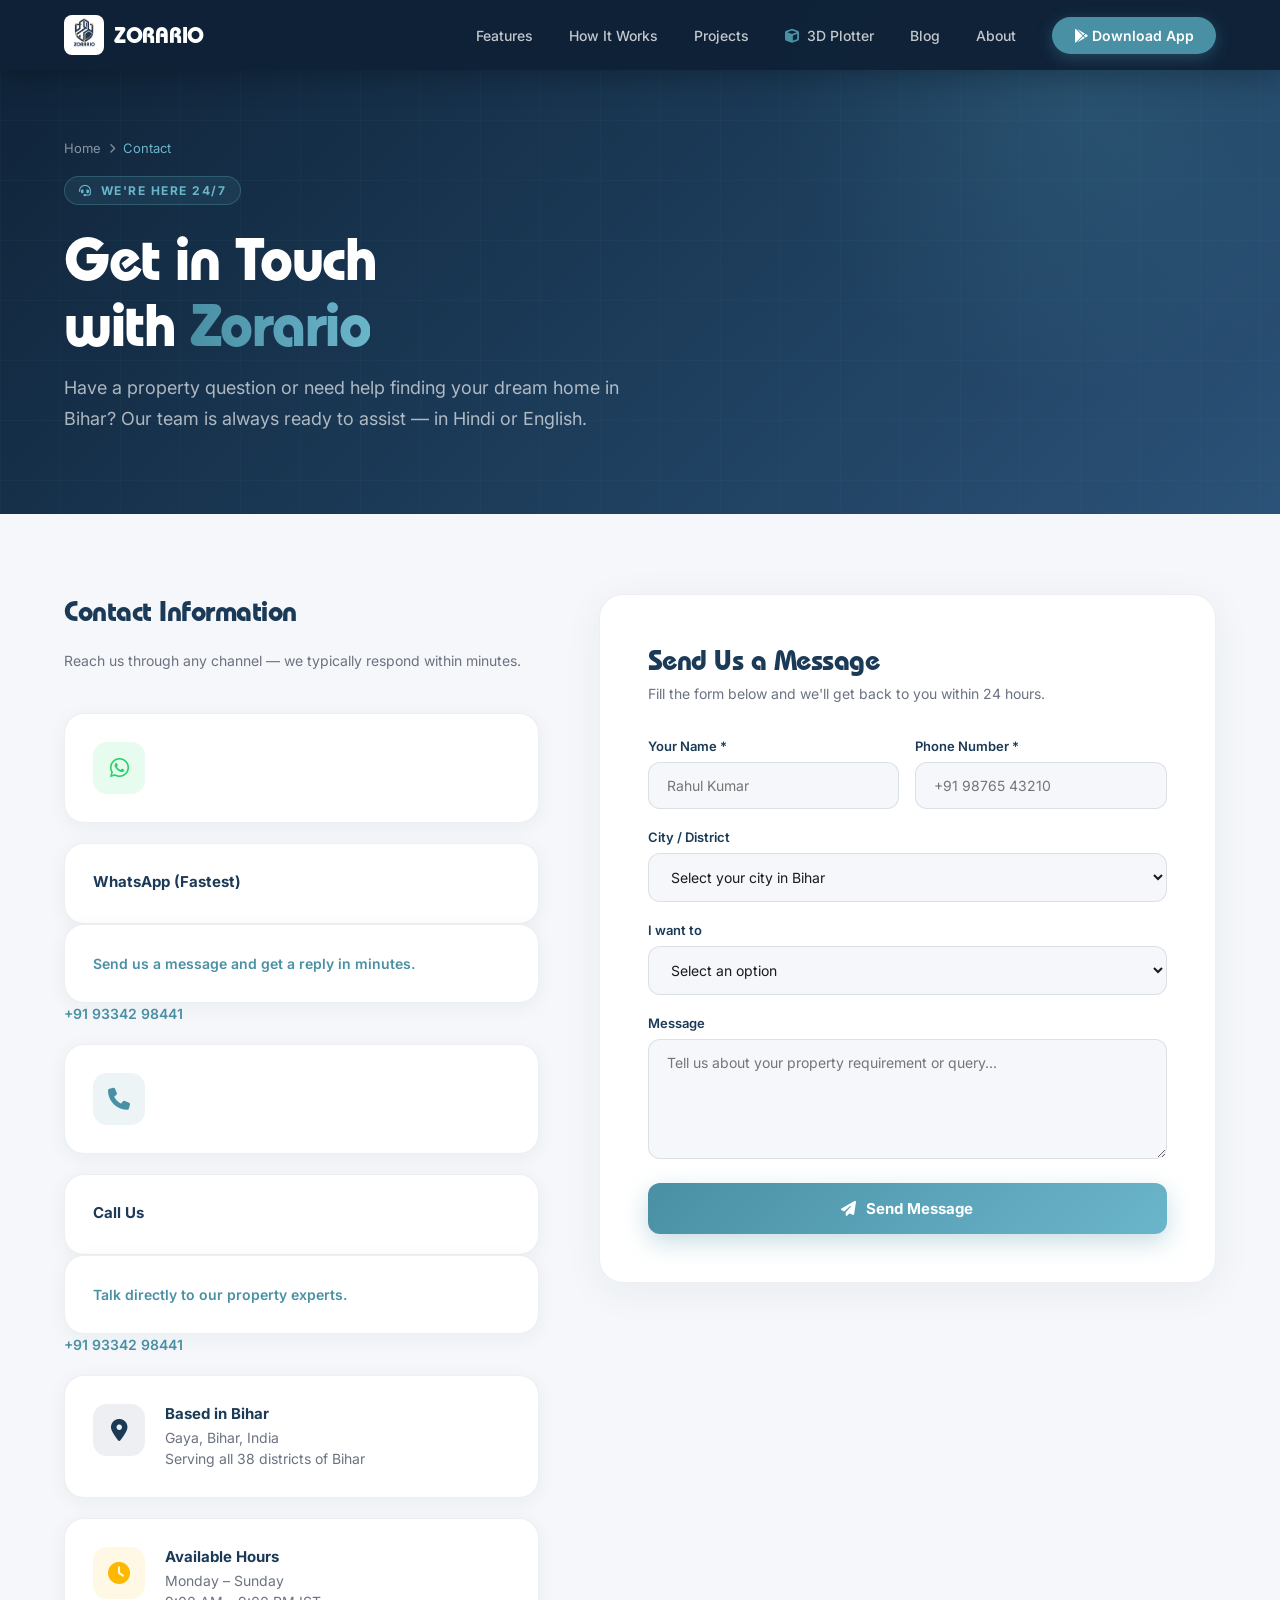
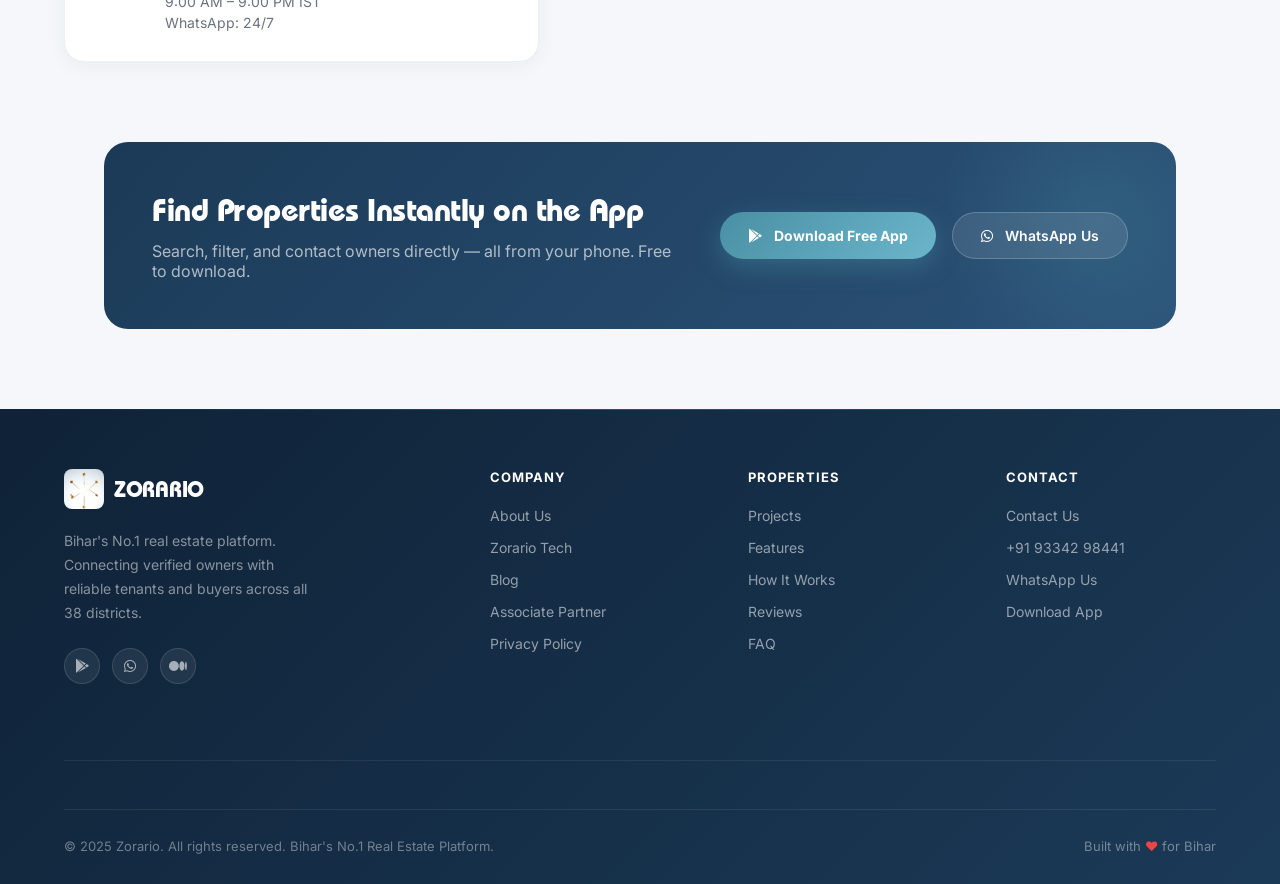
<file: contact.html>
<!DOCTYPE html>
<html lang="en">
<head>
    <meta charset="UTF-8">
    <meta name="viewport" content="width=device-width, initial-scale=1.0">

    <title>Contact Us | Zorario - Bihar's No.1 Real Estate Company</title>
    <meta name="description" content="Contact Zorario — Bihar's No.1 real estate company. Call, WhatsApp, or message us for property buying, selling, and renting queries across all 38 districts of Bihar.">
    <meta name="keywords" content="contact zorario, zorario phone number, zorario whatsapp, real estate contact Bihar, property help Bihar">
    <meta name="robots" content="index, follow">
    <meta name="author" content="Zorario">
    <link rel="canonical" href="https://www.zorario.com/contact">

    <!-- Clean URL Script: Automatically removes .html extension in browser address bar -->
    <script>
        (function() {
            if (window.location.protocol !== 'file:' && window.location.pathname.endsWith('.html')) {
                var clean = window.location.pathname.replace(/\.html$/, '');
                if (clean.endsWith('/index')) clean = clean.slice(0, -6) || '/';
                window.history.replaceState(null, '', clean + window.location.search + window.location.hash);
            }
        })();
    </script>

    <meta property="og:type" content="website">
    <meta property="og:title" content="Contact Us | Zorario - Bihar's No.1 Real Estate Company">
    <meta property="og:description" content="Get in touch with Zorario for all your property needs in Bihar. Available 24/7 via WhatsApp and phone.">
    <meta property="og:url" content="https://www.zorario.com/contact">
    <meta property="og:site_name" content="Zorario">
    <meta property="og:image" content="https://www.zorario.com/assets/images/og-image.jpg">
    <meta name="twitter:card" content="summary_large_image">
    <meta name="twitter:title" content="Contact Us | Zorario">
    <meta name="twitter:description" content="Contact Bihar's No.1 real estate platform. WhatsApp, call or email us anytime.">
    <meta name="twitter:image" content="https://www.zorario.com/assets/images/og-image.jpg">
    <meta name="theme-color" content="#1B3A57">

    <script type="application/ld+json">
    {
        "@context": "https://schema.org",
        "@graph": [
            {
                "@type": "ContactPage",
                "@id": "https://www.zorario.com/contact#webpage",
                "url": "https://www.zorario.com/contact",
                "name": "Contact Us | Zorario",
                "description": "Contact Zorario — Bihar's No.1 real estate company for property assistance.",
                "breadcrumb": {
                    "@type": "BreadcrumbList",
                    "itemListElement": [
                        { "@type": "ListItem", "position": 1, "name": "Home", "item": "https://www.zorario.com/" },
                        { "@type": "ListItem", "position": 2, "name": "Contact", "item": "https://www.zorario.com/contact" }
                    ]
                },
                "isPartOf": { "@id": "https://www.zorario.com/#website" }
            },
            {
                "@type": "Organization",
                "@id": "https://www.zorario.com/#organization",
                "name": "Zorario",
                "url": "https://www.zorario.com",
                "logo": { "@type": "ImageObject", "url": "https://www.zorario.com/assets/images/logo.png" },
                "telephone": "+91-9334298441",
                "contactPoint": [
                    {
                        "@type": "ContactPoint",
                        "telephone": "+91-9334298441",
                        "contactType": "Customer Support",
                        "availableLanguage": ["English", "Hindi"],
                        "contactOption": "TollFree",
                        "areaServed": "IN"
                    }
                ],
                "address": {
                    "@type": "PostalAddress",
                    "addressLocality": "Gaya",
                    "addressRegion": "Bihar",
                    "addressCountry": "IN"
                }
            }
        ]
    }
    </script>

    <link rel="icon" type="image/png" href="assets/images/logo.png">
    <link rel="apple-touch-icon" sizes="180x180" href="assets/images/logo.png">
    <link rel="preconnect" href="https://fonts.googleapis.com">
    <link rel="preconnect" href="https://fonts.gstatic.com" crossorigin>
    <link href="https://fonts.googleapis.com/css2?family=Inter:wght@400;500;600;700;800&display=swap" rel="stylesheet">
    <link rel="stylesheet" href="https://cdnjs.cloudflare.com/ajax/libs/font-awesome/6.4.0/css/all.min.css">
    <link rel="stylesheet" href="style.css">
    <link rel="stylesheet" href="responsive.css">

    <style>
        /* Page Hero */
        .page-hero {
            background: linear-gradient(135deg, #0F2237 0%, #1B3A57 50%, #2B5278 100%);
            padding: 140px 5% 80px;
            position: relative;
            overflow: hidden;
        }
        .page-hero::before {
            content: '';
            position: absolute;
            width: 600px; height: 600px;
            background: radial-gradient(circle, rgba(74,144,164,0.2) 0%, transparent 70%);
            top: -200px; right: -100px;
            pointer-events: none;
        }
        .page-hero-grid {
            position: absolute; inset: 0;
            background-image:
                linear-gradient(rgba(74,144,164,0.05) 1px, transparent 1px),
                linear-gradient(90deg, rgba(74,144,164,0.05) 1px, transparent 1px);
            background-size: 60px 60px;
            pointer-events: none;
        }
        .page-hero-inner {
            max-width: 1200px; margin: 0 auto;
            position: relative; z-index: 2;
        }
        .breadcrumb {
            display: flex; align-items: center; gap: 8px;
            font-size: 13px; color: rgba(255,255,255,0.5);
            margin-bottom: 20px;
        }
        .breadcrumb a { color: rgba(255,255,255,0.5); transition: color 0.2s; }
        .breadcrumb a:hover { color: #6BB5CB; }
        .breadcrumb i { font-size: 10px; }
        .breadcrumb span { color: #6BB5CB; }
        .page-hero h1 {
            font-family: 'ITCBauhaus', sans-serif;
            font-size: clamp(36px, 5vw, 60px);
            font-weight: 700; color: #fff;
            letter-spacing: -1.5px; line-height: 1.1;
            margin-bottom: 16px;
        }
        .page-hero p {
            font-size: 18px; color: rgba(255,255,255,0.65);
            line-height: 1.7; max-width: 560px;
        }
        .page-eyebrow {
            display: inline-flex; align-items: center; gap: 8px;
            background: rgba(74,144,164,0.15);
            border: 1px solid rgba(74,144,164,0.4);
            color: #6BB5CB; font-size: 12px; font-weight: 700;
            padding: 6px 14px; border-radius: 100px;
            letter-spacing: 1.5px; text-transform: uppercase;
            margin-bottom: 20px;
        }

        /* Contact Section */
        .contact-section { padding: 80px 5%; background: #F5F7FA; }
        .contact-grid {
            max-width: 1200px; margin: 0 auto;
            display: grid; grid-template-columns: 1fr 1.3fr; gap: 60px;
            align-items: start;
        }

        /* Contact Info Cards */
        .contact-info-stack { display: flex; flex-direction: column; gap: 20px; }
        .contact-card {
            background: #fff; border-radius: 20px;
            padding: 28px; border: 1px solid rgba(27,58,87,0.08);
            box-shadow: 0 4px 20px rgba(27,58,87,0.05);
            display: flex; align-items: flex-start; gap: 20px;
            transition: all 0.3s cubic-bezier(0.16,1,0.3,1);
            text-decoration: none; color: inherit;
        }
        .contact-card:hover {
            transform: translateY(-4px);
            box-shadow: 0 16px 48px rgba(27,58,87,0.12);
            border-color: rgba(74,144,164,0.2);
        }
        .contact-card-icon {
            width: 52px; height: 52px; border-radius: 14px;
            display: flex; align-items: center; justify-content: center;
            font-size: 22px; flex-shrink: 0;
        }
        .contact-card-icon.whatsapp { background: rgba(37,211,102,0.1); color: #25D366; }
        .contact-card-icon.phone { background: rgba(74,144,164,0.1); color: #4A90A4; }
        .contact-card-icon.location { background: rgba(27,58,87,0.08); color: #1B3A57; }
        .contact-card-icon.time { background: rgba(255,184,0,0.1); color: #FFB800; }
        .contact-card-body h3 { font-size: 15px; font-weight: 700; color: #1B3A57; margin-bottom: 4px; }
        .contact-card-body p { font-size: 14px; color: #6B7280; line-height: 1.5; }
        .contact-card-body a { color: #4A90A4; font-weight: 600; }
        .contact-card-body a:hover { color: #1B3A57; }

        /* Contact Form */
        .contact-form-card {
            background: #fff; border-radius: 24px;
            padding: 48px; border: 1px solid rgba(27,58,87,0.08);
            box-shadow: 0 8px 40px rgba(27,58,87,0.06);
        }
        .contact-form-card h2 {
            font-family: 'ITCBauhaus', sans-serif;
            font-size: 28px; font-weight: 700; color: #1B3A57;
            letter-spacing: -0.5px; margin-bottom: 8px;
        }
        .contact-form-card p { font-size: 14px; color: #6B7280; margin-bottom: 36px; }
        .form-group { margin-bottom: 20px; }
        .form-group label {
            display: block; font-size: 13px; font-weight: 600;
            color: #1B3A57; margin-bottom: 8px;
        }
        .form-group input,
        .form-group select,
        .form-group textarea {
            width: 100%; padding: 14px 18px;
            border: 1.5px solid rgba(27,58,87,0.12);
            border-radius: 12px; font-size: 14px;
            font-family: 'Inter', sans-serif; color: #1A1A1A;
            background: #F5F7FA;
            transition: all 0.2s;
            outline: none;
        }
        .form-group input:focus,
        .form-group select:focus,
        .form-group textarea:focus {
            border-color: #4A90A4;
            background: #fff;
            box-shadow: 0 0 0 4px rgba(74,144,164,0.1);
        }
        .form-group textarea { resize: vertical; min-height: 120px; }
        .form-row { display: grid; grid-template-columns: 1fr 1fr; gap: 16px; }
        .submit-btn {
            width: 100%; padding: 16px;
            background: linear-gradient(135deg, #4A90A4, #6BB5CB);
            color: #fff; border: none; border-radius: 12px;
            font-size: 15px; font-weight: 700;
            font-family: 'Inter', sans-serif;
            cursor: pointer; display: flex; align-items: center;
            justify-content: center; gap: 10px;
            transition: all 0.3s cubic-bezier(0.16,1,0.3,1);
            box-shadow: 0 8px 24px rgba(74,144,164,0.3);
        }
        .submit-btn:hover {
            transform: translateY(-2px);
            box-shadow: 0 16px 40px rgba(74,144,164,0.4);
        }
        .form-success {
            display: none; text-align: center; padding: 40px 20px;
        }
        .form-success .success-icon {
            width: 64px; height: 64px; border-radius: 50%;
            background: rgba(16,185,129,0.1); color: #10B981;
            font-size: 28px; display: flex; align-items: center;
            justify-content: center; margin: 0 auto 20px;
        }
        .form-success h3 { font-size: 22px; font-weight: 700; color: #1B3A57; margin-bottom: 8px; }
        .form-success p { font-size: 14px; color: #6B7280; }

        /* Map/App Banner */
        .app-contact-banner {
            max-width: 1200px; margin: 0 auto; padding: 0 5% 80px;
        }
        .app-banner-card {
            background: linear-gradient(135deg, #1B3A57 0%, #2B5278 100%);
            border-radius: 24px; padding: 48px;
            display: flex; align-items: center; justify-content: space-between;
            gap: 40px; position: relative; overflow: hidden;
        }
        .app-banner-card::before {
            content: '';
            position: absolute; right: -80px; top: -80px;
            width: 320px; height: 320px;
            background: radial-gradient(circle, rgba(74,144,164,0.25) 0%, transparent 70%);
        }
        .app-banner-text h2 {
            font-family: 'ITCBauhaus', sans-serif;
            font-size: 32px; color: #fff; letter-spacing: -0.5px; margin-bottom: 12px;
        }
        .app-banner-text p { font-size: 16px; color: rgba(255,255,255,0.65); }
        .app-banner-actions { display: flex; gap: 16px; flex-shrink: 0; }
        .btn-app-download {
            display: inline-flex; align-items: center; gap: 12px;
            background: linear-gradient(135deg, #4A90A4, #6BB5CB);
            color: #fff; padding: 14px 28px; border-radius: 100px;
            font-size: 14px; font-weight: 700;
            box-shadow: 0 8px 24px rgba(74,144,164,0.4);
            transition: all 0.3s cubic-bezier(0.16,1,0.3,1);
        }
        .btn-app-download:hover { transform: translateY(-2px); box-shadow: 0 16px 40px rgba(74,144,164,0.5); }
        .btn-whatsapp-big {
            display: inline-flex; align-items: center; gap: 12px;
            background: rgba(255,255,255,0.1); color: #fff;
            border: 1px solid rgba(255,255,255,0.2); padding: 14px 28px;
            border-radius: 100px; font-size: 14px; font-weight: 600;
            transition: all 0.3s cubic-bezier(0.16,1,0.3,1);
        }
        .btn-whatsapp-big:hover { background: rgba(255,255,255,0.2); transform: translateY(-2px); }

        @media (max-width: 900px) {
            .contact-grid { grid-template-columns: 1fr; }
            .form-row { grid-template-columns: 1fr; }
            .app-banner-card { flex-direction: column; }
            .app-banner-actions { flex-direction: column; width: 100%; }
        }
        @media (max-width: 600px) {
            .contact-form-card { padding: 28px 20px; }
        }

        /* Reuse nav scrolled style on subpages */
        #main-nav {
            background: rgba(15, 34, 55, 0.97) !important;
            backdrop-filter: blur(20px);
            box-shadow: 0 4px 32px rgba(0,0,0,0.3);
        }

        /* Footer */
        footer {
            background: linear-gradient(135deg, #0F2237 0%, #1B3A57 100%);
            padding: 60px 5% 30px;
            color: rgba(255,255,255,0.65);
        }
        .footer-grid {
            max-width: 1200px; margin: 0 auto;
            display: grid; grid-template-columns: 1.8fr 1fr 1fr 1fr; gap: 48px;
            margin-bottom: 48px;
        }
        .footer-brand a { display: flex; align-items: center; gap: 10px; margin-bottom: 16px; }
        .footer-brand p { font-size: 14px; line-height: 1.7; color: rgba(255,255,255,0.5); }
        .footer-brand .nav-logo-text { color: #fff; }
        .footer-col h4 { font-size: 13px; font-weight: 700; color: #fff; letter-spacing: 1px; text-transform: uppercase; margin-bottom: 20px; }
        .footer-col ul { list-style: none; display: flex; flex-direction: column; gap: 12px; }
        .footer-col ul li a { font-size: 14px; color: rgba(255,255,255,0.55); transition: color 0.2s; }
        .footer-col ul li a:hover { color: #6BB5CB; }
        .footer-bottom { max-width: 1200px; margin: 0 auto; padding-top: 28px; border-top: 1px solid rgba(255,255,255,0.08); display: flex; justify-content: space-between; align-items: center; flex-wrap: wrap; gap: 12px; }
        .footer-copy { font-size: 13px; color: rgba(255,255,255,0.4); }
        .footer-tagline { font-size: 13px; color: rgba(255,255,255,0.4); }
        .footer-tagline span { color: #ef4444; }
        .footer-socials { display: flex; gap: 12px; margin-top: 20px; }
        .social-link {
            width: 36px; height: 36px; border-radius: 50%;
            background: rgba(255,255,255,0.07); border: 1px solid rgba(255,255,255,0.12);
            display: flex; align-items: center; justify-content: center;
            color: rgba(255,255,255,0.6); font-size: 14px;
            transition: all 0.2s;
        }
        .social-link:hover { background: #4A90A4; color: #fff; border-color: #4A90A4; }
    </style>
</head>
<body>

    <!-- NAV -->
    <nav id="main-nav" role="navigation" aria-label="Main navigation">
        <a href="/" class="nav-logo" aria-label="Zorario Home">
            <img src="assets/images/logo.png" alt="Zorario Logo" width="40" height="40">
            <span class="nav-logo-text">ZORARIO</span>
        </a>
        <ul class="nav-links" role="list">
            <li><a href="/#features">Features</a></li>
            <li><a href="/#how-it-works">How It Works</a></li>
            <li><a href="/projects">Projects</a></li>
            <li><a href="/plotter"><i class="fas fa-cube" style="color:#4A90A4;margin-right:4px;"></i> 3D Plotter</a></li>
            <li><a href="/blog">Blog</a></li>
            <li><a href="/about">About</a></li>
            <li>
                <a href="https://play.google.com/store/apps/details?id=com.akash.prop8"
                   class="nav-cta" id="nav-download-btn"
                   rel="noopener" target="_blank"
                   aria-label="Download Zorario app">
                    <i class="fab fa-google-play" aria-hidden="true"></i>
                    Download App
                </a>
            </li>
        </ul>
        <button class="nav-hamburger" id="nav-hamburger" aria-label="Toggle menu" aria-expanded="false">
            <span></span><span></span><span></span>
        </button>
    </nav>

    <!-- PAGE HERO -->
    <section class="page-hero" aria-label="Contact Us">
        <div class="page-hero-grid" aria-hidden="true"></div>
        <div class="page-hero-inner">
            <nav class="breadcrumb" aria-label="Breadcrumb">
                <a href="/">Home</a>
                <i class="fas fa-chevron-right"></i>
                <span>Contact</span>
            </nav>
            <div class="page-eyebrow">
                <i class="fas fa-headset" aria-hidden="true"></i>
                We're Here 24/7
            </div>
            <h1>Get in Touch<br>with <span style="background:linear-gradient(90deg,#4A90A4,#6BB5CB);-webkit-background-clip:text;-webkit-text-fill-color:transparent;background-clip:text;">Zorario</span></h1>
            <p>Have a property question or need help finding your dream home in Bihar? Our team is always ready to assist — in Hindi or English.</p>
        </div>
    </section>

    <!-- CONTACT SECTION -->
    <section class="contact-section" aria-labelledby="contact-heading">
        <div class="contact-grid">

            <!-- Left: Contact Info -->
            <div class="contact-info-stack">
                <h2 id="contact-heading" style="font-family:'ITCBauhaus',sans-serif;font-size:28px;font-weight:700;color:#1B3A57;letter-spacing:-0.5px;margin-bottom:4px;">Contact Information</h2>
                <p style="font-size:14px;color:#6B7280;margin-bottom:24px;">Reach us through any channel — we typically respond within minutes.</p>

                <a href="https://wa.me/919334298441" class="contact-card" rel="noopener" target="_blank" aria-label="Chat on WhatsApp">
                    <div class="contact-card-icon whatsapp"><i class="fab fa-whatsapp"></i></div>
                    <div class="contact-card-body">
                        <h3>WhatsApp (Fastest)</h3>
                        <p>Send us a message and get a reply in minutes.<br><a href="https://wa.me/919334298441">+91 93342 98441</a></p>
                    </div>
                </a>

                <a href="tel:+919334298441" class="contact-card" aria-label="Call Zorario">
                    <div class="contact-card-icon phone"><i class="fas fa-phone"></i></div>
                    <div class="contact-card-body">
                        <h3>Call Us</h3>
                        <p>Talk directly to our property experts.<br><a href="tel:+919334298441">+91 93342 98441</a></p>
                    </div>
                </a>

                <div class="contact-card">
                    <div class="contact-card-icon location"><i class="fas fa-map-marker-alt"></i></div>
                    <div class="contact-card-body">
                        <h3>Based in Bihar</h3>
                        <p>Gaya, Bihar, India<br>Serving all 38 districts of Bihar</p>
                    </div>
                </div>

                <div class="contact-card">
                    <div class="contact-card-icon time"><i class="fas fa-clock"></i></div>
                    <div class="contact-card-body">
                        <h3>Available Hours</h3>
                        <p>Monday – Sunday<br>9:00 AM – 9:00 PM IST<br>WhatsApp: 24/7</p>
                    </div>
                </div>
            </div>

            <!-- Right: Form -->
            <div class="contact-form-card">
                <h2>Send Us a Message</h2>
                <p>Fill the form below and we'll get back to you within 24 hours.</p>

                <form id="contact-form" novalidate>
                    <div class="form-row">
                        <div class="form-group">
                            <label for="contact-name">Your Name *</label>
                            <input type="text" id="contact-name" name="name" placeholder="Rahul Kumar" required>
                        </div>
                        <div class="form-group">
                            <label for="contact-phone">Phone Number *</label>
                            <input type="tel" id="contact-phone" name="phone" placeholder="+91 98765 43210" required>
                        </div>
                    </div>
                    <div class="form-group">
                        <label for="contact-city">City / District</label>
                        <select id="contact-city" name="city">
                            <option value="">Select your city in Bihar</option>
                            <option value="gaya">Gaya</option>
                            <option value="patna">Patna</option>
                            <option value="begusarai">Begusarai</option>
                            <option value="munger">Munger</option>
                            <option value="bhagalpur">Bhagalpur</option>
                            <option value="muzaffarpur">Muzaffarpur</option>
                            <option value="darbhanga">Darbhanga</option>
                            <option value="purnia">Purnia</option>
                            <option value="other">Other</option>
                        </select>
                    </div>
                    <div class="form-group">
                        <label for="contact-intent">I want to</label>
                        <select id="contact-intent" name="intent">
                            <option value="">Select an option</option>
                            <option value="buy">Buy a Property</option>
                            <option value="rent">Rent a Property</option>
                            <option value="sell">Sell My Property</option>
                            <option value="list">List My Property</option>
                            <option value="partner">Become an Associate Partner</option>
                            <option value="other">Something Else</option>
                        </select>
                    </div>
                    <div class="form-group">
                        <label for="contact-message">Message</label>
                        <textarea id="contact-message" name="message" placeholder="Tell us about your property requirement or query..."></textarea>
                    </div>
                    <button type="submit" class="submit-btn" id="contact-submit-btn">
                        <i class="fas fa-paper-plane" aria-hidden="true"></i>
                        Send Message
                    </button>
                </form>

                <div class="form-success" id="form-success" aria-live="polite">
                    <div class="success-icon"><i class="fas fa-check"></i></div>
                    <h3>Message Sent!</h3>
                    <p>Thank you! Our team will contact you shortly. You can also reach us instantly on WhatsApp.</p>
                    <a href="https://wa.me/919334298441" style="display:inline-flex;align-items:center;gap:8px;margin-top:20px;background:#25D366;color:#fff;padding:12px 24px;border-radius:100px;font-weight:600;font-size:14px;" rel="noopener" target="_blank">
                        <i class="fab fa-whatsapp"></i> Chat on WhatsApp
                    </a>
                </div>
            </div>
        </div>
    </section>

    <!-- APP BANNER -->
    <div class="app-contact-banner">
        <div class="app-banner-card">
            <div class="app-banner-text" style="position:relative;z-index:2;">
                <h2>Find Properties Instantly on the App</h2>
                <p>Search, filter, and contact owners directly — all from your phone. Free to download.</p>
            </div>
            <div class="app-banner-actions" style="position:relative;z-index:2;">
                <a href="https://play.google.com/store/apps/details?id=com.akash.prop8" class="btn-app-download" rel="noopener" target="_blank" id="contact-app-download">
                    <i class="fab fa-google-play"></i> Download Free App
                </a>
                <a href="https://wa.me/919334298441" class="btn-whatsapp-big" rel="noopener" target="_blank" id="contact-whatsapp-btn">
                    <i class="fab fa-whatsapp"></i> WhatsApp Us
                </a>
            </div>
        </div>
    </div>

    <!-- FOOTER -->
    <footer role="contentinfo">
        <div class="footer-grid">
            <div class="footer-brand">
                <a href="/" class="nav-logo" aria-label="Zorario Home">
                    <img src="assets/images/logo.gif" alt="Zorario Logo" width="36" height="36" loading="lazy">
                    <span class="nav-logo-text">ZORARIO</span>
                </a>
                <p>Bihar's No.1 real estate platform. Connecting verified owners with reliable tenants and buyers across all 38 districts.</p>
                <div class="footer-socials">
                    <a href="https://play.google.com/store/apps/details?id=com.akash.prop8" class="social-link" aria-label="Google Play" rel="noopener" target="_blank"><i class="fab fa-google-play"></i></a>
                    <a href="https://wa.me/919334298441" class="social-link" aria-label="WhatsApp" rel="noopener" target="_blank"><i class="fab fa-whatsapp"></i></a>
                    <a href="https://medium.com/@akashkumarr1406/zorario-new-real-estate-platform-in-india-336c77c7d2fd" class="social-link" aria-label="Medium" rel="noopener" target="_blank"><i class="fab fa-medium"></i></a>
                </div>
            </div>
            <nav class="footer-col" aria-label="Company links">
                <h4>Company</h4>
                <ul>
                    <li><a href="/about">About Us</a></li>
                    <li><a href="/zorario-tech">Zorario Tech</a></li>
                    <li><a href="/blog">Blog</a></li>
                    <li><a href="/associate-partner">Associate Partner</a></li>
                    <li><a href="/privacy-policy">Privacy Policy</a></li>
                </ul>
            </nav>
            <nav class="footer-col" aria-label="Property links">
                <h4>Properties</h4>
                <ul>
                    <li><a href="/projects">Projects</a></li>
                    <li><a href="/#features">Features</a></li>
                    <li><a href="/#how-it-works">How It Works</a></li>
                    <li><a href="/#testimonials">Reviews</a></li>
                    <li><a href="/#faq">FAQ</a></li>
                </ul>
            </nav>
            <nav class="footer-col" aria-label="Contact links">
                <h4>Contact</h4>
                <ul>
                    <li><a href="/contact">Contact Us</a></li>
                    <li><a href="tel:+919334298441">+91 93342 98441</a></li>
                    <li><a href="https://wa.me/919334298441" rel="noopener" target="_blank">WhatsApp Us</a></li>
                    <li><a href="/download-app">Download App</a></li>
                </ul>
            </nav>
        </div>
        <div class="footer-bottom">
            <p class="footer-copy">&copy; 2025 Zorario. All rights reserved. Bihar's No.1 Real Estate Platform.</p>
            <p class="footer-tagline">Built with <span>♥</span> for Bihar</p>
        </div>
    </footer>

    <!-- Google Sheets handler -->
    <script src="google-sheets-handler.js"></script>

    <script>
        // Nav scroll effect
        window.addEventListener('scroll', () => {
            document.getElementById('main-nav').classList.toggle('scrolled', window.scrollY > 20);
        }, { passive: true });

        // Hamburger
        const hamburger = document.getElementById('nav-hamburger');
        const navLinks = document.querySelector('.nav-links');
        if (hamburger) {
            hamburger.addEventListener('click', () => {
                const expanded = hamburger.getAttribute('aria-expanded') === 'true';
                hamburger.setAttribute('aria-expanded', !expanded);
                navLinks.classList.toggle('open');
            });
        }

        // Form submit (Google Sheets submission)
        const form = document.getElementById('contact-form');
        const submitBtn = document.getElementById('contact-submit-btn');
        if (form && submitBtn) {
            form.addEventListener('submit', async (e) => {
                e.preventDefault();
                const name = document.getElementById('contact-name').value.trim();
                const phone = document.getElementById('contact-phone').value.trim();
                const city = document.getElementById('contact-city').value;
                const intent = document.getElementById('contact-intent').value;
                const message = document.getElementById('contact-message').value.trim();

                if (!name || !phone) {
                    alert('Please fill in your name and phone number.');
                    return;
                }

                // Show premium loading state on button
                const originalBtnText = submitBtn.innerHTML;
                submitBtn.disabled = true;
                submitBtn.style.opacity = '0.7';
                submitBtn.innerHTML = '<i class="fas fa-spinner fa-spin"></i> Submitting...';

                try {
                    const timestamp = new Date().toLocaleString('en-IN', { timeZone: 'Asia/Kolkata' });
                    const rowData = [
                        timestamp,
                        name,
                        phone,
                        city || 'Not specified',
                        intent || 'Not specified',
                        message || 'No message',
                        'Contact Form'
                    ];

                    await appendRowToGoogleSheet(rowData);

                    // Show success state
                    form.style.display = 'none';
                    document.getElementById('form-success').style.display = 'block';
                } catch (error) {
                    alert('Submission failed: ' + error.message + '\nPlease check your internet connection and try again.');
                    // Restore button state
                    submitBtn.disabled = false;
                    submitBtn.style.opacity = '1';
                    submitBtn.innerHTML = originalBtnText;
                }
            });
        }
    </script>
</body>
</html>
</file>
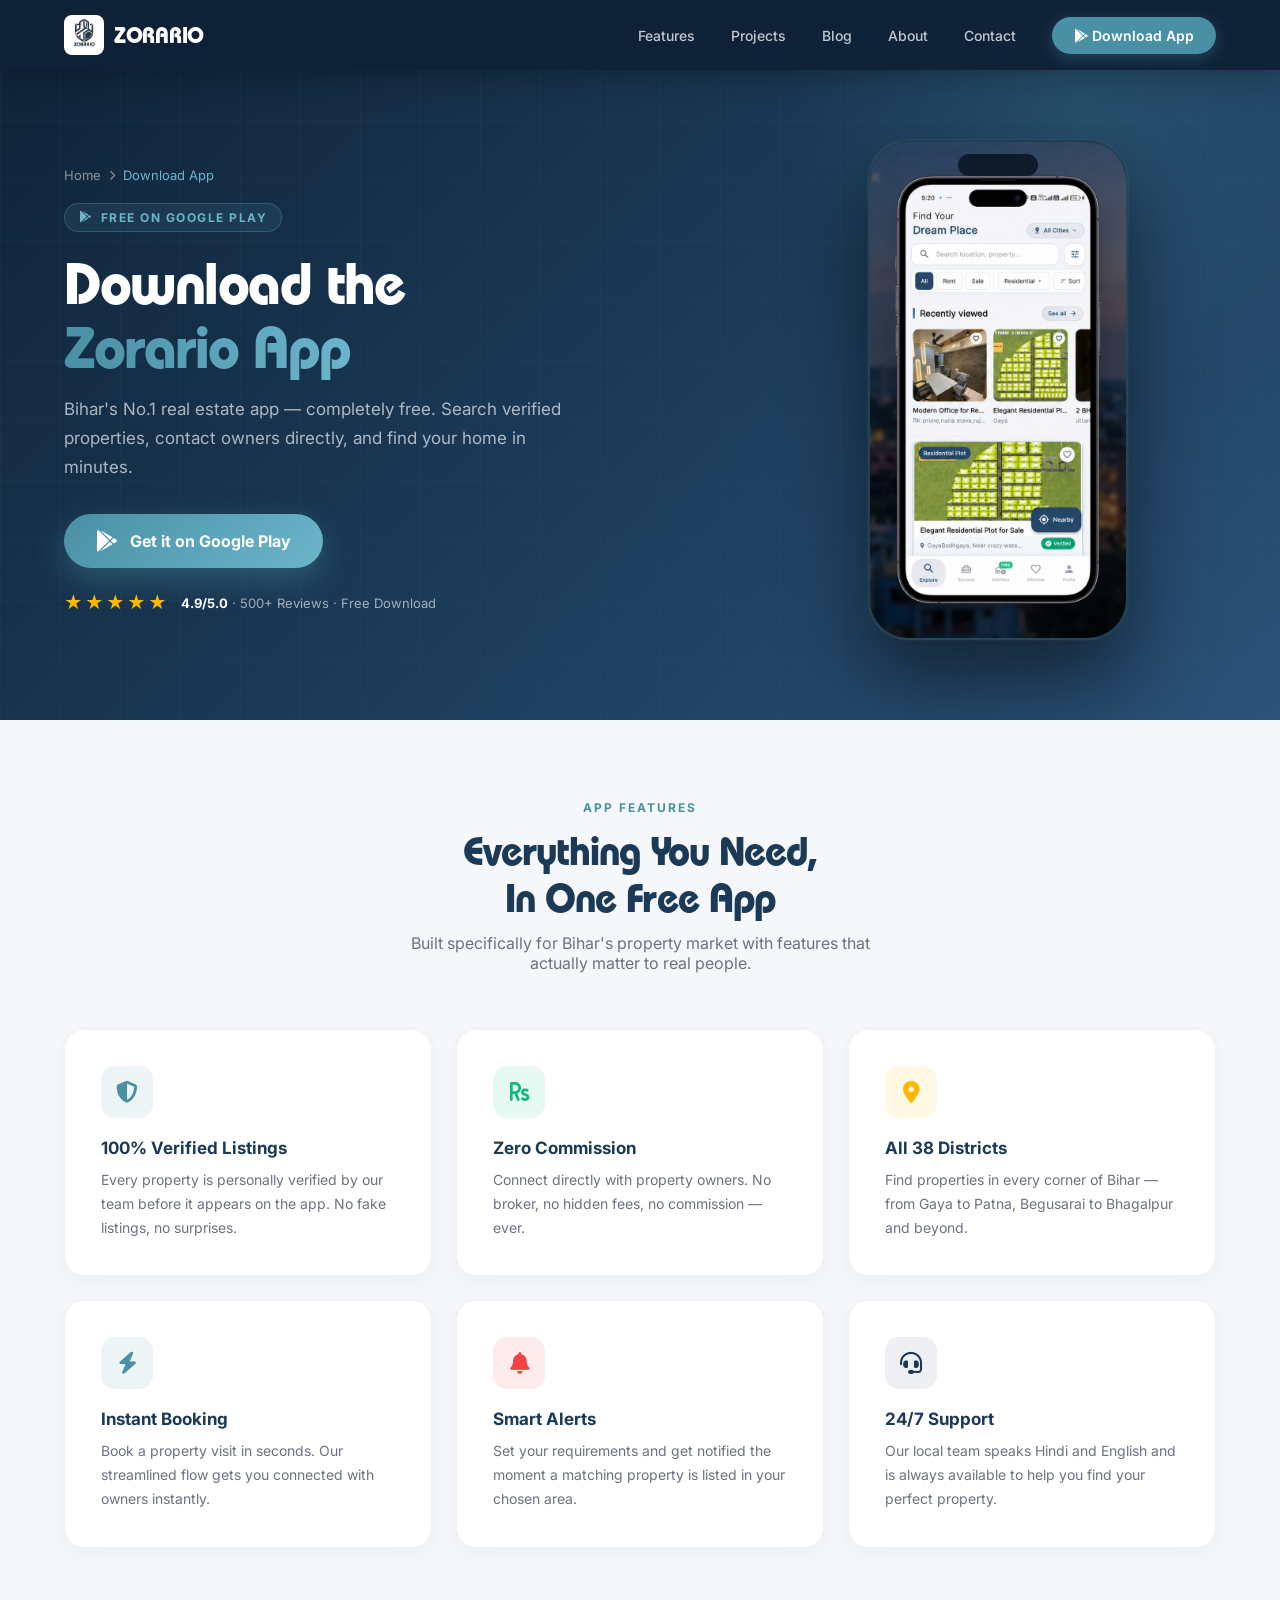
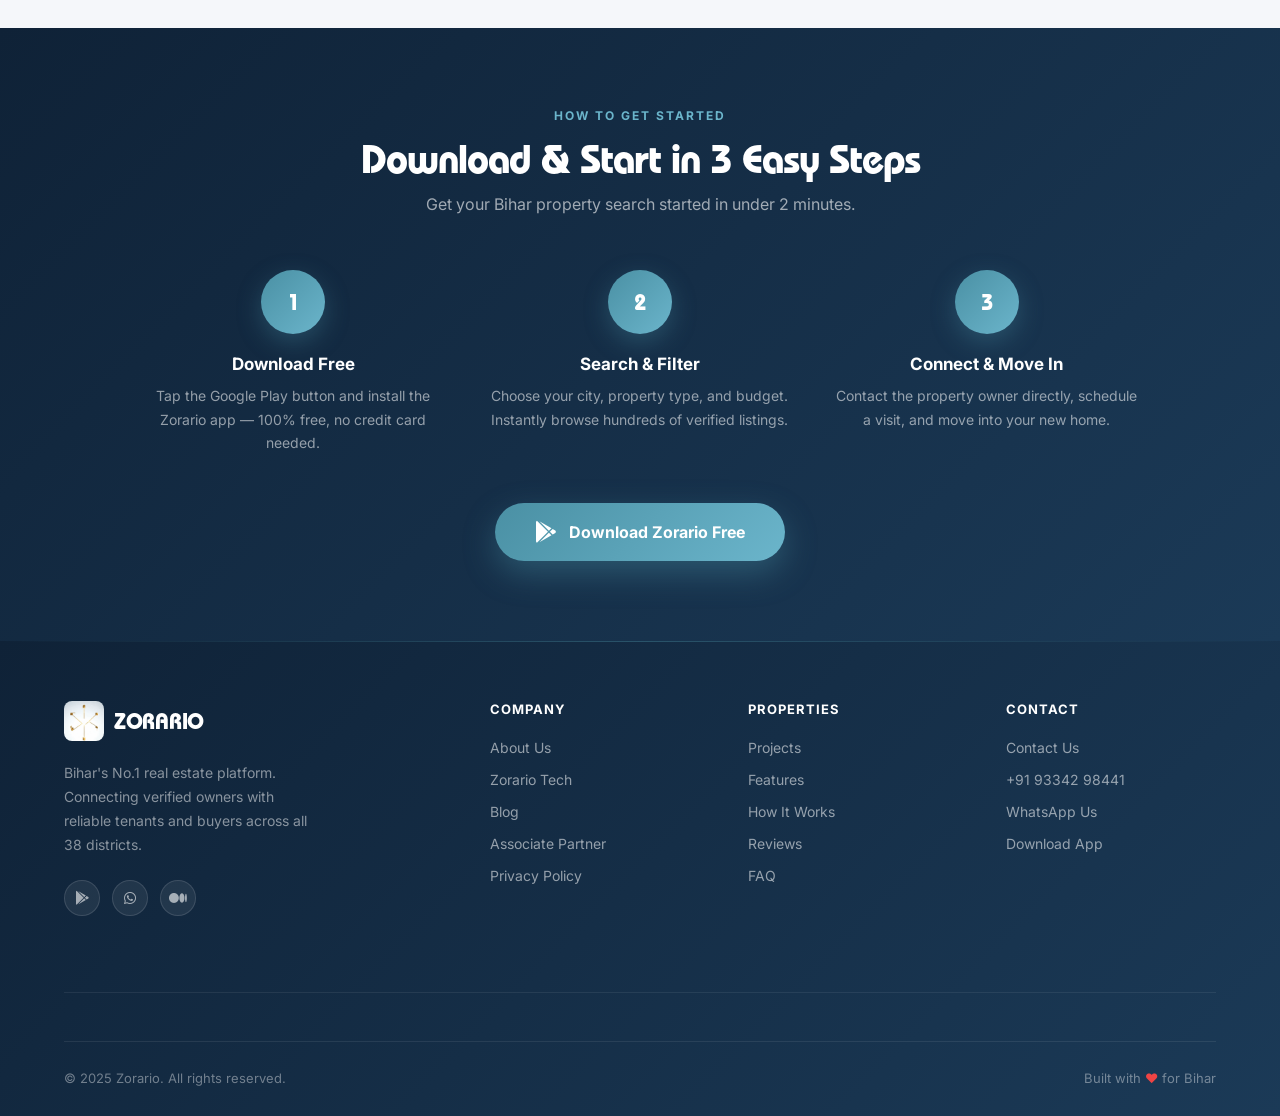
<file: download-app.html>
<!DOCTYPE html>
<html lang="en">
<head>
    <meta charset="UTF-8">
    <meta name="viewport" content="width=device-width, initial-scale=1.0">
    <title>Download Zorario App Free | Bihar Real Estate App</title>
    <meta name="description" content="Download the Zorario app — Bihar's No.1 free real estate app. Buy, sell and rent verified properties across all 38 districts of Bihar. Available on Google Play.">
    <meta name="keywords" content="download zorario app, zorario android app, Bihar real estate app, property app Bihar, zorario google play">
    <meta name="robots" content="index, follow">
    <meta name="author" content="Zorario">
    <link rel="canonical" href="https://www.zorario.com/download-app">

    <!-- Clean URL Script: Automatically removes .html extension in browser address bar -->
    <script>
        (function() {
            if (window.location.protocol !== 'file:' && window.location.pathname.endsWith('.html')) {
                var clean = window.location.pathname.replace(/\.html$/, '');
                if (clean.endsWith('/index')) clean = clean.slice(0, -6) || '/';
                window.history.replaceState(null, '', clean + window.location.search + window.location.hash);
            }
        })();
    </script>
    <meta property="og:type" content="website">
    <meta property="og:title" content="Download Zorario App Free | Bihar Real Estate App">
    <meta property="og:description" content="Get Bihar's No.1 real estate app for free on Google Play. Search, book and connect with property owners instantly.">
    <meta property="og:url" content="https://www.zorario.com/download-app">
    <meta property="og:site_name" content="Zorario">
    <meta property="og:image" content="https://www.zorario.com/assets/images/og-image.jpg">
    <meta name="theme-color" content="#1B3A57">

    <script type="application/ld+json">
    {
        "@context": "https://schema.org",
        "@graph": [
            {
                "@type": "WebPage",
                "@id": "https://www.zorario.com/download-app#webpage",
                "url": "https://www.zorario.com/download-app",
                "name": "Download Zorario App | Bihar Real Estate",
                "breadcrumb": {
                    "@type": "BreadcrumbList",
                    "itemListElement": [
                        { "@type": "ListItem", "position": 1, "name": "Home", "item": "https://www.zorario.com/" },
                        { "@type": "ListItem", "position": 2, "name": "Download App", "item": "https://www.zorario.com/download-app" }
                    ]
                }
            },
            {
                "@type": "MobileApplication",
                "name": "Zorario - No.1 Real Estate App in Bihar",
                "operatingSystem": "Android",
                "applicationCategory": "RealEstateApplication",
                "offers": { "@type": "Offer", "price": "0", "priceCurrency": "INR" },
                "url": "https://play.google.com/store/apps/details?id=com.akash.prop8",
                "aggregateRating": { "@type": "AggregateRating", "ratingValue": "4.9", "reviewCount": "500", "bestRating": "5" },
                "description": "Bihar's No.1 real estate app. Buy, sell and rent verified properties across all 38 districts of Bihar.",
                "screenshot": "https://www.zorario.com/assets/images/app_mockup.png",
                "featureList": "Verified Listings, Instant Booking, Zero Commission, 38 Districts Coverage, 24/7 Support"
            }
        ]
    }
    </script>

    <link rel="icon" type="image/png" href="assets/images/logo.png">
    <link rel="preconnect" href="https://fonts.googleapis.com">
    <link rel="preconnect" href="https://fonts.gstatic.com" crossorigin>
    <link href="https://fonts.googleapis.com/css2?family=Inter:wght@400;500;600;700;800&display=swap" rel="stylesheet">
    <link rel="stylesheet" href="https://cdnjs.cloudflare.com/ajax/libs/font-awesome/6.4.0/css/all.min.css">
    <link rel="stylesheet" href="style.css">
    <link rel="stylesheet" href="responsive.css">
    <style>
        #main-nav { background: rgba(15,34,55,0.97) !important; backdrop-filter: blur(20px); box-shadow: 0 4px 32px rgba(0,0,0,0.3); }
        .page-hero { background: linear-gradient(135deg, #0F2237 0%, #1B3A57 50%, #2B5278 100%); padding: 140px 5% 80px; position: relative; overflow: hidden; }
        .page-hero::before { content: ''; position: absolute; width: 600px; height: 600px; background: radial-gradient(circle, rgba(74,144,164,0.2) 0%, transparent 70%); top: -200px; right: -100px; pointer-events: none; }
        .page-hero-grid { position: absolute; inset: 0; background-image: linear-gradient(rgba(74,144,164,0.05) 1px, transparent 1px), linear-gradient(90deg, rgba(74,144,164,0.05) 1px, transparent 1px); background-size: 60px 60px; pointer-events: none; }
        .page-hero-inner { max-width: 1200px; margin: 0 auto; position: relative; z-index: 2; display: grid; grid-template-columns: 1.2fr 0.8fr; gap: 60px; align-items: center; }
        .breadcrumb { display: flex; align-items: center; gap: 8px; font-size: 13px; color: rgba(255,255,255,0.5); margin-bottom: 20px; }
        .breadcrumb a { color: rgba(255,255,255,0.5); transition: color 0.2s; } .breadcrumb a:hover { color: #6BB5CB; } .breadcrumb i { font-size: 10px; } .breadcrumb span { color: #6BB5CB; }
        .page-eyebrow { display: inline-flex; align-items: center; gap: 8px; background: rgba(74,144,164,0.15); border: 1px solid rgba(74,144,164,0.4); color: #6BB5CB; font-size: 12px; font-weight: 700; padding: 6px 14px; border-radius: 100px; letter-spacing: 1.5px; text-transform: uppercase; margin-bottom: 20px; }
        .page-hero h1 { font-family: 'ITCBauhaus', sans-serif; font-size: clamp(36px, 5vw, 58px); font-weight: 700; color: #fff; letter-spacing: -1.5px; line-height: 1.1; margin-bottom: 16px; }
        .page-hero p { font-size: 17px; color: rgba(255,255,255,0.65); line-height: 1.7; margin-bottom: 32px; max-width: 500px; }
        .hero-download-btns { display: flex; gap: 16px; flex-wrap: wrap; }
        .btn-play-large { display: inline-flex; align-items: center; gap: 12px; background: linear-gradient(135deg, #4A90A4, #6BB5CB); color: #fff; padding: 16px 32px; border-radius: 100px; font-size: 16px; font-weight: 700; box-shadow: 0 12px 32px rgba(74,144,164,0.4); transition: all 0.3s cubic-bezier(0.16,1,0.3,1); }
        .btn-play-large:hover { transform: translateY(-3px); box-shadow: 0 20px 48px rgba(74,144,164,0.5); }
        .btn-play-large i { font-size: 22px; }
        .app-rating-badge { display: flex; align-items: center; gap: 12px; margin-top: 24px; }
        .app-rating-badge .stars { color: #FFB800; font-size: 18px; letter-spacing: 2px; }
        .app-rating-badge .rating-text { font-size: 13px; color: rgba(255,255,255,0.6); }
        .app-rating-badge .rating-text strong { color: #fff; }

        /* Hero phone visual */
        .hero-phone-wrap { display: flex; justify-content: center; align-items: center; }
        .app-phone-frame { width: 260px; height: 500px; background: linear-gradient(145deg, #1a2a3a, #0d1b2a); border-radius: 40px; border: 2px solid rgba(74,144,164,0.3); box-shadow: 0 40px 80px rgba(0,0,0,0.5), 0 0 0 1px rgba(255,255,255,0.05); overflow: hidden; position: relative; }
        .app-phone-frame img { width: 100%; height: 100%; object-fit: cover; border-radius: 38px; }
        .app-phone-notch { position: absolute; top: 12px; left: 50%; transform: translateX(-50%); width: 80px; height: 22px; background: #0d1b2a; border-radius: 20px; z-index: 10; }

        /* Features section */
        .app-features-section { padding: 80px 5%; background: #F5F7FA; }
        .app-features-inner { max-width: 1200px; margin: 0 auto; }
        .section-header-centered { text-align: center; margin-bottom: 56px; }
        .section-eyebrow { font-size: 12px; font-weight: 700; color: #4A90A4; letter-spacing: 2px; text-transform: uppercase; margin-bottom: 12px; }
        .sec-title { font-family: 'ITCBauhaus', sans-serif; font-size: clamp(28px, 3.5vw, 40px); font-weight: 700; color: #1B3A57; letter-spacing: -1px; margin-bottom: 12px; }
        .sec-sub { font-size: 16px; color: #6B7280; max-width: 480px; margin: 0 auto; }
        .app-features-grid { display: grid; grid-template-columns: repeat(3, 1fr); gap: 24px; }
        .app-feat-card { background: #fff; border-radius: 20px; padding: 36px; border: 1px solid rgba(27,58,87,0.07); box-shadow: 0 4px 20px rgba(27,58,87,0.04); transition: all 0.3s cubic-bezier(0.16,1,0.3,1); }
        .app-feat-card:hover { transform: translateY(-6px); box-shadow: 0 20px 50px rgba(27,58,87,0.1); border-color: rgba(74,144,164,0.15); }
        .app-feat-icon { width: 52px; height: 52px; border-radius: 14px; display: flex; align-items: center; justify-content: center; font-size: 22px; margin-bottom: 20px; }
        .app-feat-card h3 { font-size: 17px; font-weight: 700; color: #1B3A57; margin-bottom: 10px; }
        .app-feat-card p { font-size: 14px; color: #6B7280; line-height: 1.7; }

        /* Steps */
        .steps-section { padding: 80px 5%; background: linear-gradient(135deg, #0F2237, #1B3A57); }
        .steps-inner { max-width: 1000px; margin: 0 auto; text-align: center; }
        .steps-section .sec-title { color: #fff; }
        .steps-section .sec-sub { color: rgba(255,255,255,0.6); }
        .steps-section .section-eyebrow { color: #6BB5CB; }
        .download-steps { display: grid; grid-template-columns: repeat(3, 1fr); gap: 40px; margin-top: 56px; }
        .dl-step { text-align: center; }
        .dl-step-num { width: 64px; height: 64px; border-radius: 50%; background: linear-gradient(135deg, #4A90A4, #6BB5CB); display: flex; align-items: center; justify-content: center; margin: 0 auto 20px; font-family: 'ITCBauhaus', sans-serif; font-size: 22px; color: #fff; font-weight: 700; box-shadow: 0 8px 24px rgba(74,144,164,0.35); }
        .dl-step h3 { font-size: 17px; font-weight: 700; color: #fff; margin-bottom: 10px; }
        .dl-step p { font-size: 14px; color: rgba(255,255,255,0.55); line-height: 1.7; }
        .steps-cta { margin-top: 48px; }
        .steps-cta a { display: inline-flex; align-items: center; gap: 12px; background: linear-gradient(135deg, #4A90A4, #6BB5CB); color: #fff; padding: 18px 40px; border-radius: 100px; font-size: 16px; font-weight: 700; box-shadow: 0 12px 32px rgba(74,144,164,0.4); transition: all 0.3s; }
        .steps-cta a:hover { transform: translateY(-3px); box-shadow: 0 20px 48px rgba(74,144,164,0.5); }

        footer { background: linear-gradient(135deg, #0F2237 0%, #1B3A57 100%); padding: 60px 5% 30px; color: rgba(255,255,255,0.65); }
        .footer-grid { max-width: 1200px; margin: 0 auto; display: grid; grid-template-columns: 1.8fr 1fr 1fr 1fr; gap: 48px; margin-bottom: 48px; }
        .footer-brand a { display: flex; align-items: center; gap: 10px; margin-bottom: 16px; } .footer-brand p { font-size: 14px; line-height: 1.7; color: rgba(255,255,255,0.5); } .footer-brand .nav-logo-text { color: #fff; }
        .footer-col h4 { font-size: 13px; font-weight: 700; color: #fff; letter-spacing: 1px; text-transform: uppercase; margin-bottom: 20px; }
        .footer-col ul { list-style: none; display: flex; flex-direction: column; gap: 12px; }
        .footer-col ul li a { font-size: 14px; color: rgba(255,255,255,0.55); transition: color 0.2s; } .footer-col ul li a:hover { color: #6BB5CB; }
        .footer-bottom { max-width: 1200px; margin: 0 auto; padding-top: 28px; border-top: 1px solid rgba(255,255,255,0.08); display: flex; justify-content: space-between; align-items: center; flex-wrap: wrap; gap: 12px; }
        .footer-copy, .footer-tagline { font-size: 13px; color: rgba(255,255,255,0.4); } .footer-tagline span { color: #ef4444; }
        .footer-socials { display: flex; gap: 12px; margin-top: 20px; }
        .social-link { width: 36px; height: 36px; border-radius: 50%; background: rgba(255,255,255,0.07); border: 1px solid rgba(255,255,255,0.12); display: flex; align-items: center; justify-content: center; color: rgba(255,255,255,0.6); font-size: 14px; transition: all 0.2s; }
        .social-link:hover { background: #4A90A4; color: #fff; border-color: #4A90A4; }

        @media (max-width: 900px) { .page-hero-inner { grid-template-columns: 1fr; } .hero-phone-wrap { display: none; } .app-features-grid { grid-template-columns: 1fr 1fr; } .download-steps { grid-template-columns: 1fr; } .footer-grid { grid-template-columns: 1fr 1fr; } }
        @media (max-width: 600px) { .app-features-grid { grid-template-columns: 1fr; } .footer-grid { grid-template-columns: 1fr; } }
    </style>
</head>
<body>
    <nav id="main-nav" role="navigation" aria-label="Main navigation">
        <a href="/" class="nav-logo" aria-label="Zorario Home">
            <img src="assets/images/logo.png" alt="Zorario Logo" width="40" height="40">
            <span class="nav-logo-text">ZORARIO</span>
        </a>
        <ul class="nav-links" role="list">
            <li><a href="/#features">Features</a></li>
            <li><a href="/projects">Projects</a></li>
            <li><a href="/blog">Blog</a></li>
            <li><a href="/about">About</a></li>
            <li><a href="/contact">Contact</a></li>
            <li><a href="https://play.google.com/store/apps/details?id=com.akash.prop8" class="nav-cta" id="nav-download-btn" rel="noopener" target="_blank"><i class="fab fa-google-play"></i> Download App</a></li>
        </ul>
        <button class="nav-hamburger" id="nav-hamburger" aria-label="Toggle menu" aria-expanded="false"><span></span><span></span><span></span></button>
    </nav>

    <section class="page-hero" aria-label="Download Zorario App">
        <div class="page-hero-grid" aria-hidden="true"></div>
        <div class="page-hero-inner">
            <div class="page-hero-content">
                <nav class="breadcrumb"><a href="/">Home</a><i class="fas fa-chevron-right"></i><span>Download App</span></nav>
                <div class="page-eyebrow"><i class="fab fa-google-play"></i> Free on Google Play</div>
                <h1>Download the<br><span style="background:linear-gradient(90deg,#4A90A4,#6BB5CB);-webkit-background-clip:text;-webkit-text-fill-color:transparent;background-clip:text;">Zorario App</span></h1>
                <p>Bihar's No.1 real estate app — completely free. Search verified properties, contact owners directly, and find your home in minutes.</p>
                <div class="hero-download-btns">
                    <a href="https://play.google.com/store/apps/details?id=com.akash.prop8" class="btn-play-large" id="hero-playstore-btn" rel="noopener" target="_blank" aria-label="Download Zorario on Google Play">
                        <i class="fab fa-google-play"></i> Get it on Google Play
                    </a>
                </div>
                <div class="app-rating-badge">
                    <span class="stars" aria-label="4.9 out of 5 stars">★★★★★</span>
                    <div class="rating-text"><strong>4.9/5.0</strong> · 500+ Reviews · Free Download</div>
                </div>
            </div>
            <div class="hero-phone-wrap" aria-hidden="true">
                <div class="app-phone-frame">
                    <div class="app-phone-notch"></div>
                    <img src="assets/images/app_mockup.png" alt="Zorario app screenshot" loading="eager">
                </div>
            </div>
        </div>
    </section>

    <section class="app-features-section" aria-labelledby="app-features-heading">
        <div class="app-features-inner">
            <div class="section-header-centered">
                <div class="section-eyebrow">App Features</div>
                <h2 class="sec-title" id="app-features-heading">Everything You Need,<br>In One Free App</h2>
                <p class="sec-sub">Built specifically for Bihar's property market with features that actually matter to real people.</p>
            </div>
            <div class="app-features-grid">
                <div class="app-feat-card">
                    <div class="app-feat-icon" style="background:rgba(74,144,164,0.1);color:#4A90A4;"><i class="fas fa-shield-halved"></i></div>
                    <h3>100% Verified Listings</h3>
                    <p>Every property is personally verified by our team before it appears on the app. No fake listings, no surprises.</p>
                </div>
                <div class="app-feat-card">
                    <div class="app-feat-icon" style="background:rgba(16,185,129,0.1);color:#10B981;"><i class="fas fa-rupee-sign"></i></div>
                    <h3>Zero Commission</h3>
                    <p>Connect directly with property owners. No broker, no hidden fees, no commission — ever.</p>
                </div>
                <div class="app-feat-card">
                    <div class="app-feat-icon" style="background:rgba(255,184,0,0.1);color:#FFB800;"><i class="fas fa-map-marker-alt"></i></div>
                    <h3>All 38 Districts</h3>
                    <p>Find properties in every corner of Bihar — from Gaya to Patna, Begusarai to Bhagalpur and beyond.</p>
                </div>
                <div class="app-feat-card">
                    <div class="app-feat-icon" style="background:rgba(74,144,164,0.1);color:#4A90A4;"><i class="fas fa-bolt"></i></div>
                    <h3>Instant Booking</h3>
                    <p>Book a property visit in seconds. Our streamlined flow gets you connected with owners instantly.</p>
                </div>
                <div class="app-feat-card">
                    <div class="app-feat-icon" style="background:rgba(239,68,68,0.1);color:#EF4444;"><i class="fas fa-bell"></i></div>
                    <h3>Smart Alerts</h3>
                    <p>Set your requirements and get notified the moment a matching property is listed in your chosen area.</p>
                </div>
                <div class="app-feat-card">
                    <div class="app-feat-icon" style="background:rgba(27,58,87,0.08);color:#1B3A57;"><i class="fas fa-headset"></i></div>
                    <h3>24/7 Support</h3>
                    <p>Our local team speaks Hindi and English and is always available to help you find your perfect property.</p>
                </div>
            </div>
        </div>
    </section>

    <section class="steps-section" aria-labelledby="steps-heading">
        <div class="steps-inner">
            <div class="section-eyebrow">How to Get Started</div>
            <h2 class="sec-title" id="steps-heading">Download & Start in 3 Easy Steps</h2>
            <p class="sec-sub">Get your Bihar property search started in under 2 minutes.</p>
            <div class="download-steps">
                <div class="dl-step">
                    <div class="dl-step-num">1</div>
                    <h3>Download Free</h3>
                    <p>Tap the Google Play button and install the Zorario app — 100% free, no credit card needed.</p>
                </div>
                <div class="dl-step">
                    <div class="dl-step-num">2</div>
                    <h3>Search & Filter</h3>
                    <p>Choose your city, property type, and budget. Instantly browse hundreds of verified listings.</p>
                </div>
                <div class="dl-step">
                    <div class="dl-step-num">3</div>
                    <h3>Connect & Move In</h3>
                    <p>Contact the property owner directly, schedule a visit, and move into your new home.</p>
                </div>
            </div>
            <div class="steps-cta">
                <a href="https://play.google.com/store/apps/details?id=com.akash.prop8" id="steps-download-btn" rel="noopener" target="_blank">
                    <i class="fab fa-google-play" style="font-size:22px;"></i> Download Zorario Free
                </a>
            </div>
        </div>
    </section>

    <footer role="contentinfo">
        <div class="footer-grid">
            <div class="footer-brand">
                <a href="/" class="nav-logo"><img src="assets/images/logo.gif" alt="Zorario" width="36" height="36" loading="lazy"><span class="nav-logo-text">ZORARIO</span></a>
                <p>Bihar's No.1 real estate platform. Connecting verified owners with reliable tenants and buyers across all 38 districts.</p>
                <div class="footer-socials">
                    <a href="https://play.google.com/store/apps/details?id=com.akash.prop8" class="social-link" rel="noopener" target="_blank"><i class="fab fa-google-play"></i></a>
                    <a href="https://wa.me/919334298441" class="social-link" rel="noopener" target="_blank"><i class="fab fa-whatsapp"></i></a>
                    <a href="https://medium.com/@akashkumarr1406" class="social-link" rel="noopener" target="_blank"><i class="fab fa-medium"></i></a>
                </div>
            </div>
            <nav class="footer-col"><h4>Company</h4><ul><li><a href="/about">About Us</a></li><li><a href="/zorario-tech">Zorario Tech</a></li><li><a href="/blog">Blog</a></li><li><a href="/associate-partner">Associate Partner</a></li><li><a href="/privacy-policy">Privacy Policy</a></li></ul></nav>
            <nav class="footer-col"><h4>Properties</h4><ul><li><a href="/projects">Projects</a></li><li><a href="/#features">Features</a></li><li><a href="/#how-it-works">How It Works</a></li><li><a href="/#testimonials">Reviews</a></li><li><a href="/#faq">FAQ</a></li></ul></nav>
            <nav class="footer-col"><h4>Contact</h4><ul><li><a href="/contact">Contact Us</a></li><li><a href="tel:+919334298441">+91 93342 98441</a></li><li><a href="https://wa.me/919334298441" rel="noopener" target="_blank">WhatsApp Us</a></li><li><a href="/download-app">Download App</a></li></ul></nav>
        </div>
        <div class="footer-bottom">
            <p class="footer-copy">&copy; 2025 Zorario. All rights reserved.</p>
            <p class="footer-tagline">Built with <span>♥</span> for Bihar</p>
        </div>
    </footer>
    <script>
        window.addEventListener('scroll', () => { document.getElementById('main-nav').classList.toggle('scrolled', window.scrollY > 20); }, { passive: true });
        const h = document.getElementById('nav-hamburger'), nl = document.querySelector('.nav-links');
        if (h) h.addEventListener('click', () => { const e = h.getAttribute('aria-expanded') === 'true'; h.setAttribute('aria-expanded', !e); nl.classList.toggle('open'); });
    </script>
</body>
</html>
</file>
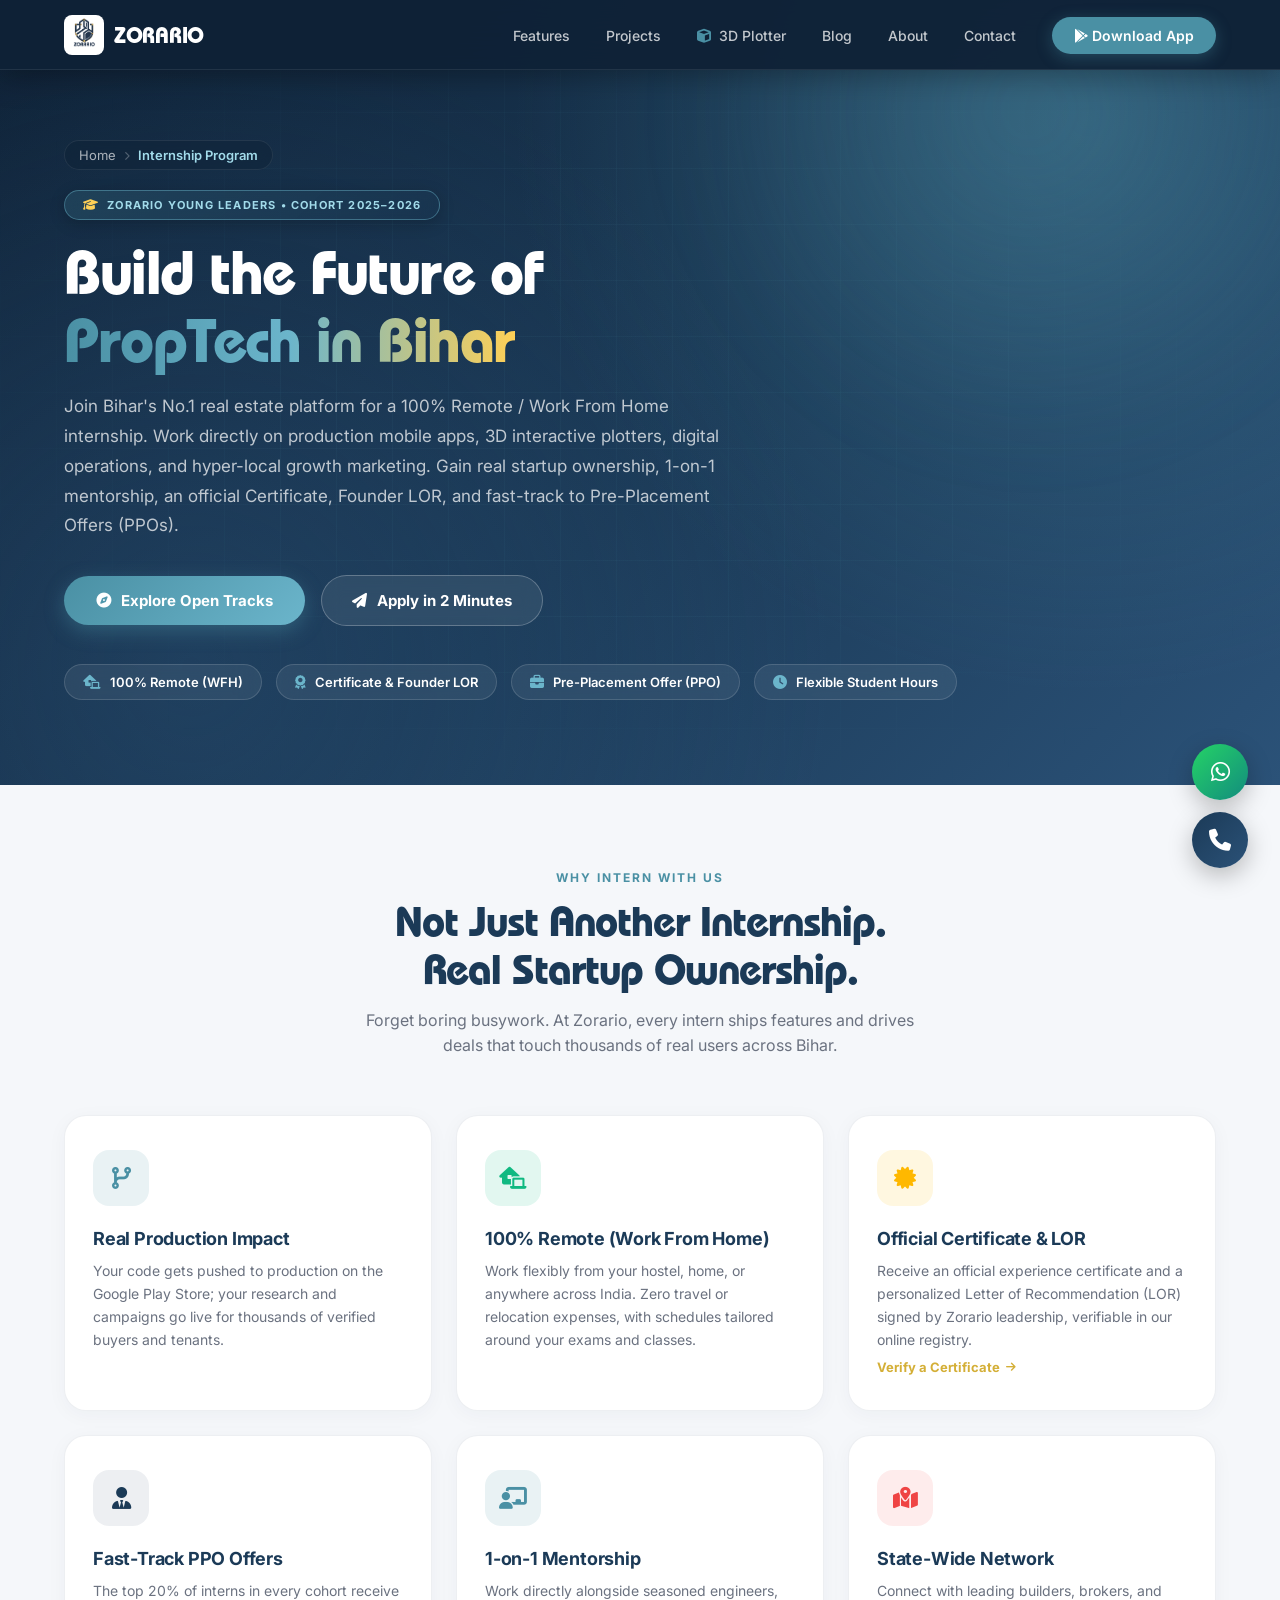
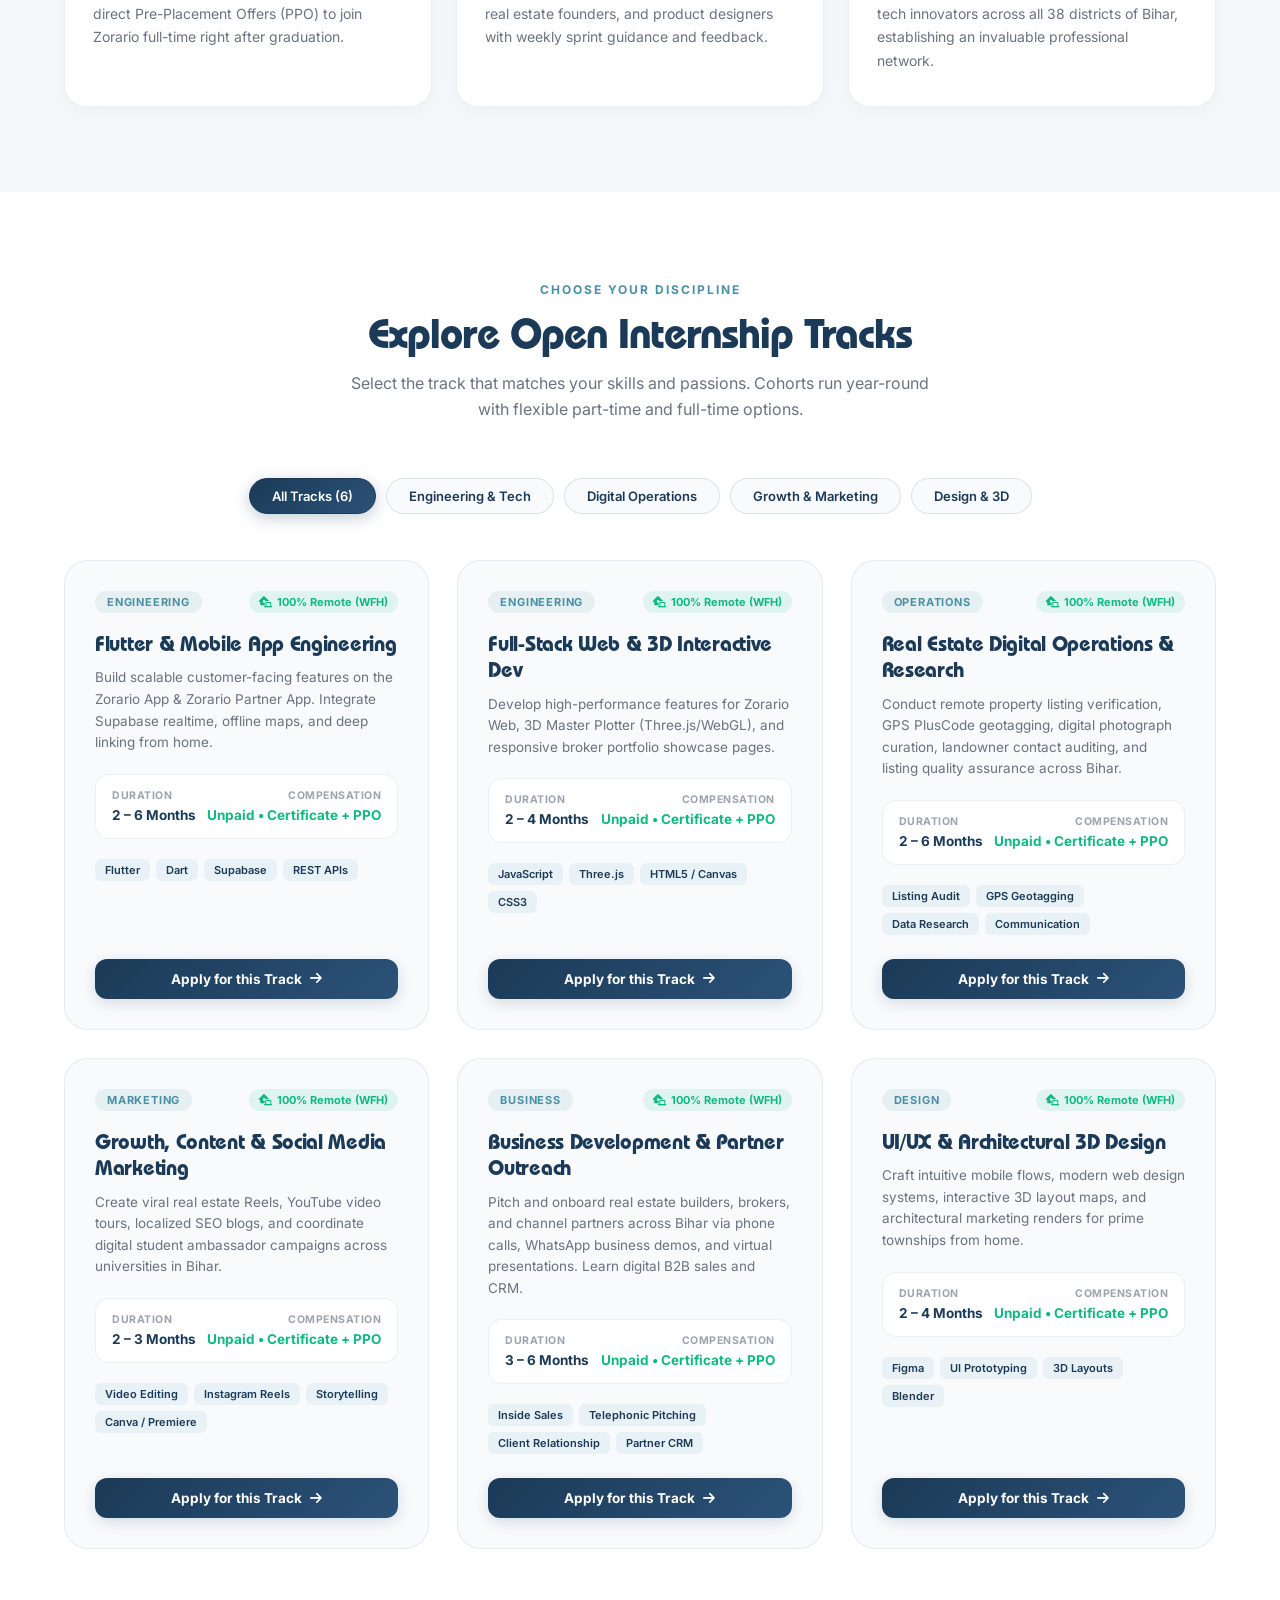
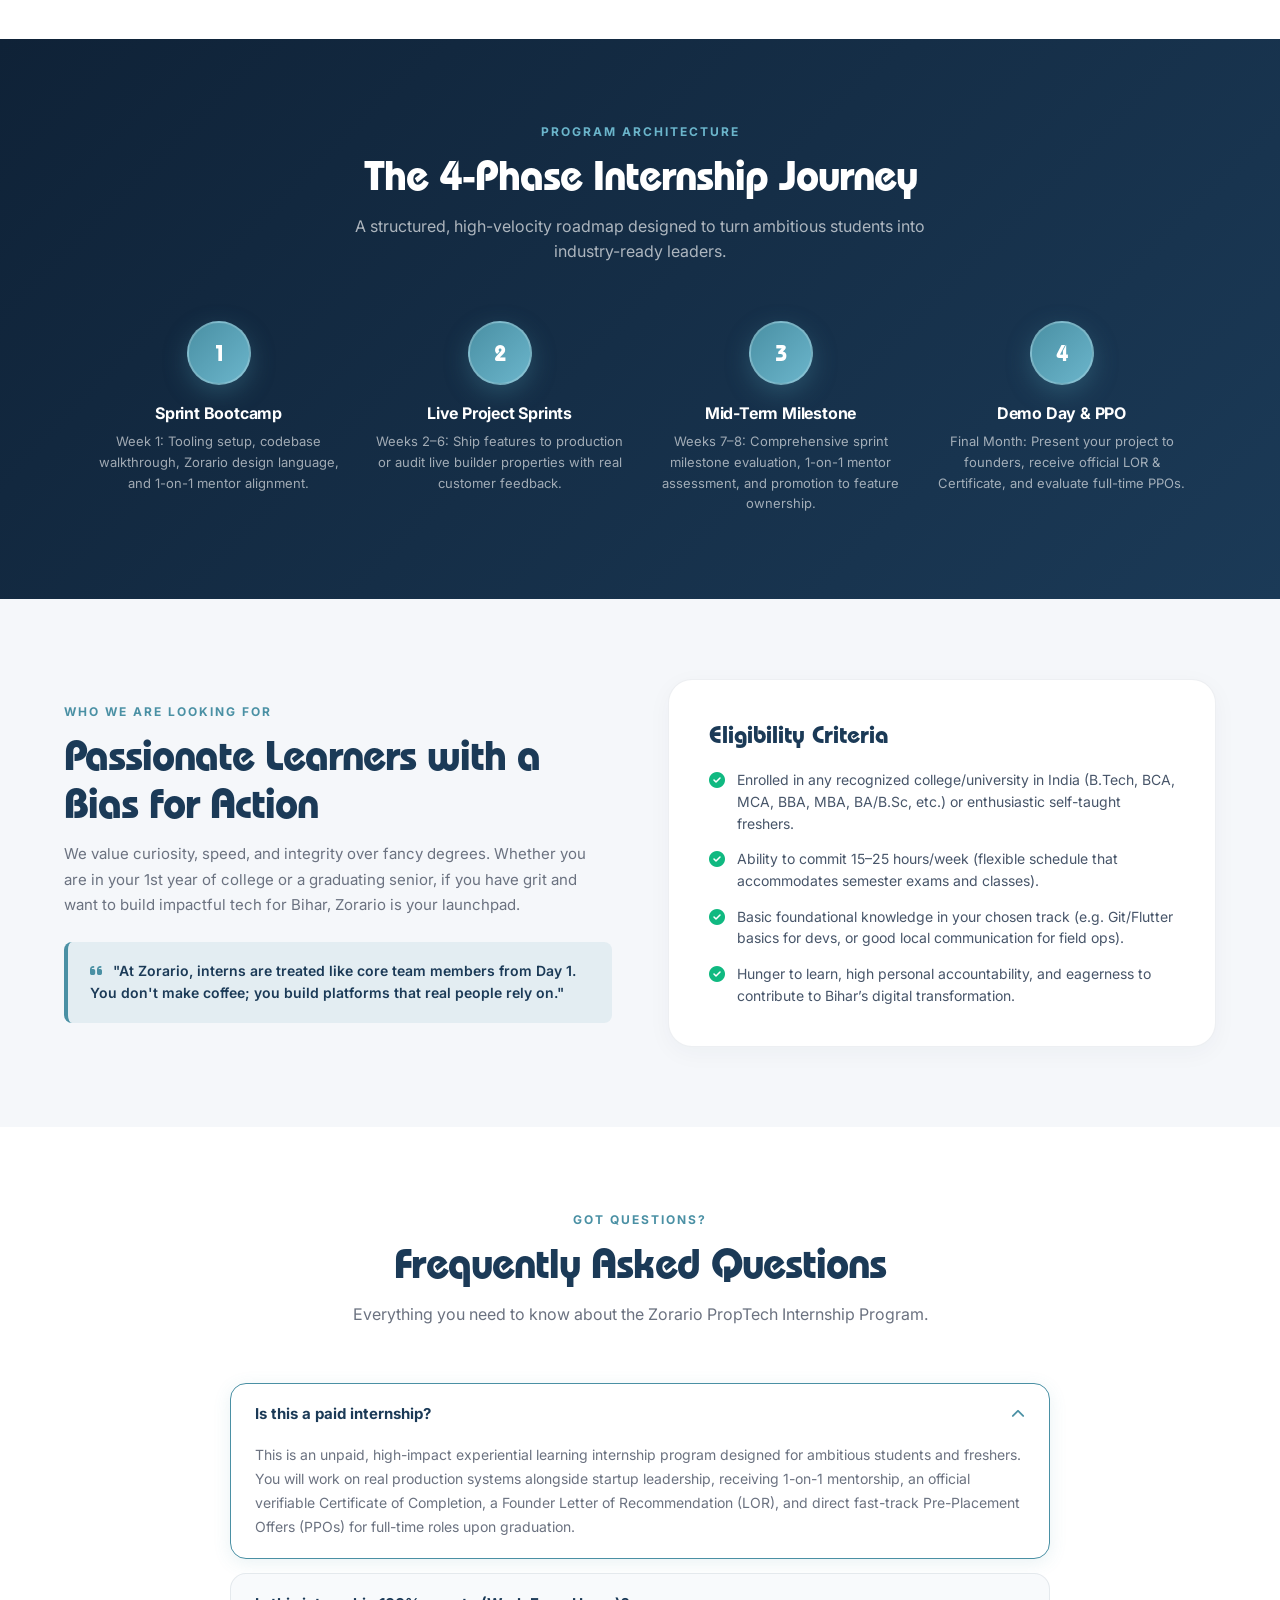
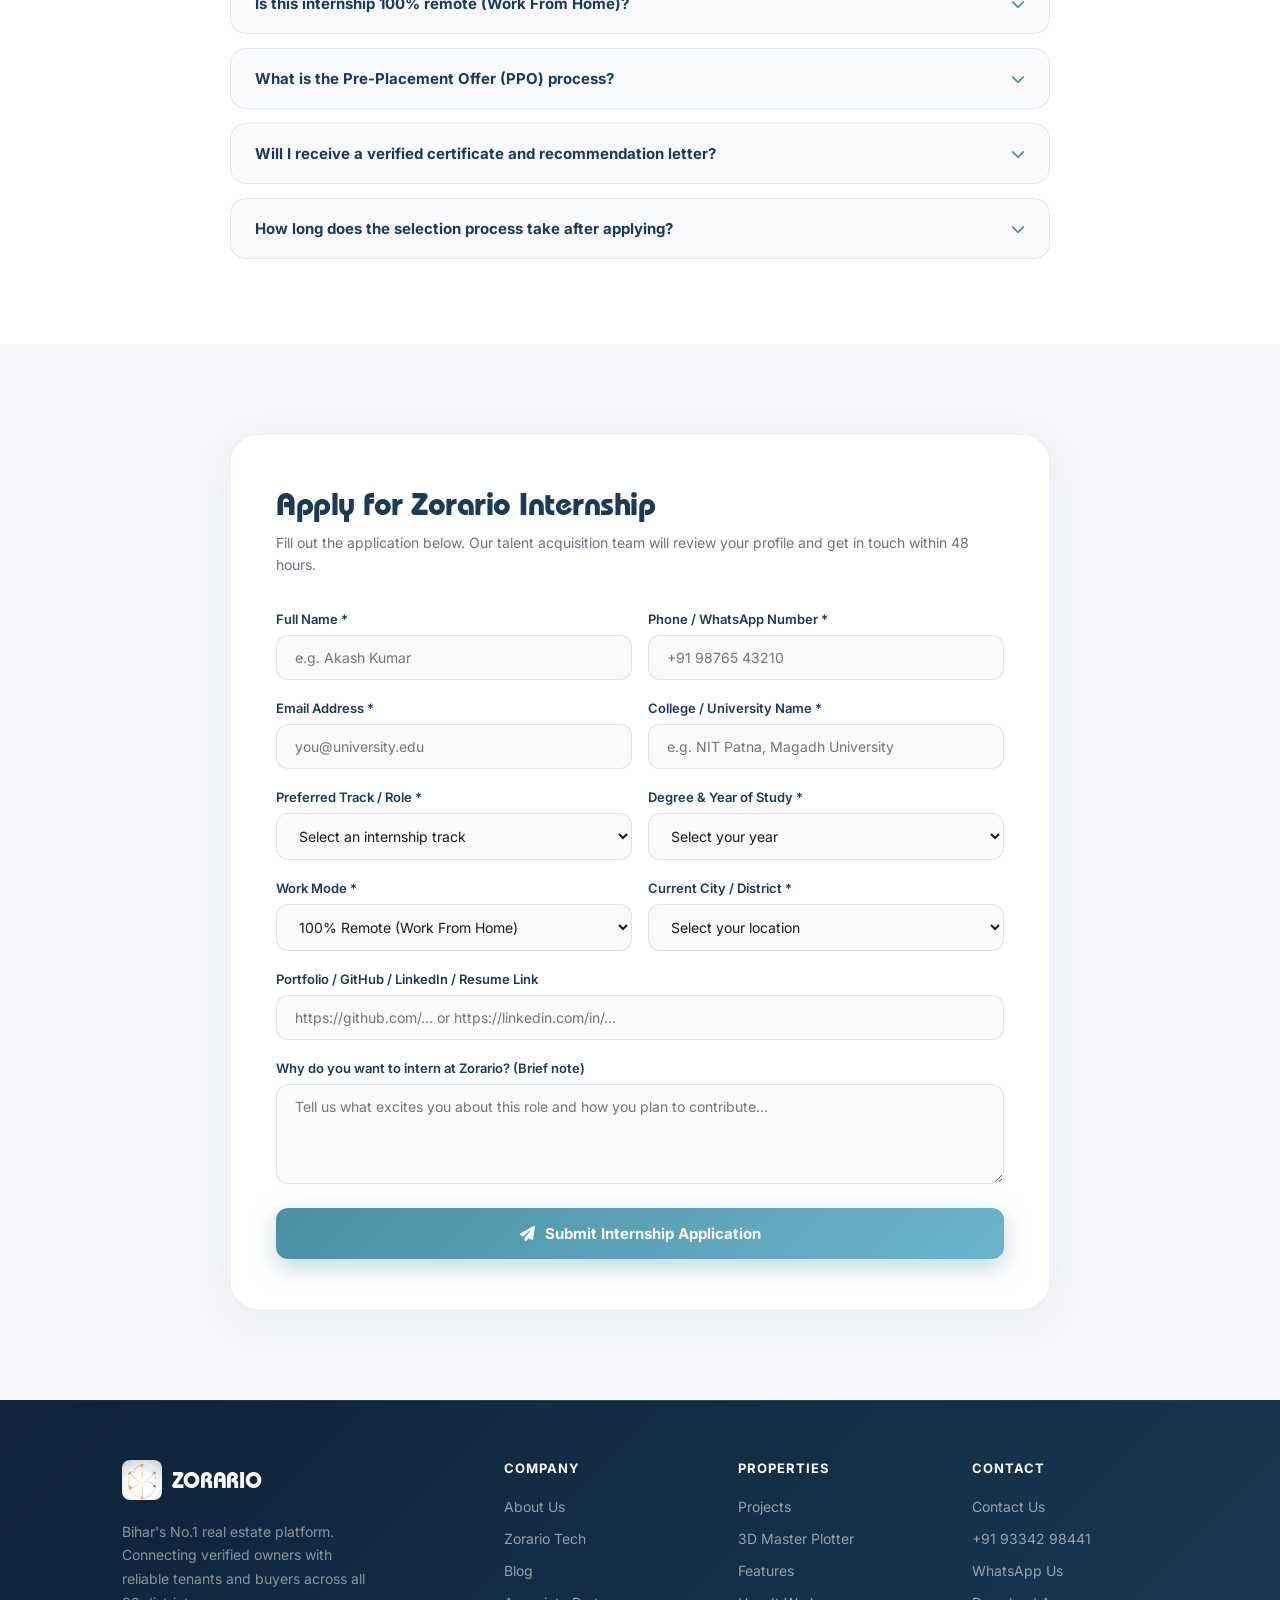
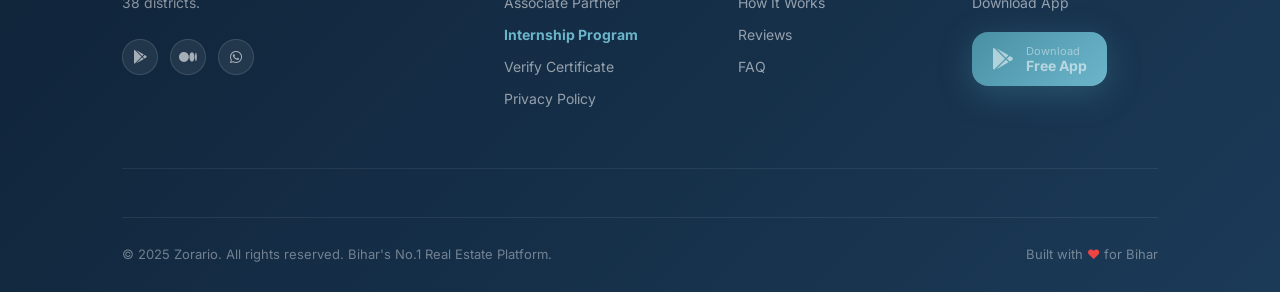
<file: internship.html>
<!DOCTYPE html>
<html lang="en">

<head>
    <meta charset="UTF-8">
    <meta name="viewport" content="width=device-width, initial-scale=1.0">
    <title>Zorario Internship Program | Launch Your PropTech Career in Bihar</title>
    <meta name="description"
        content="Join the Zorario PropTech Internship Program. 100% Remote / Work From Home. Gain hands-on production experience in mobile apps, web, digital operations, and growth for Bihar's No.1 real estate platform. Verified certificate, founder LOR, and PPO opportunities.">
    <meta name="keywords"
        content="Zorario internship, remote internship India, work from home internship, proptech internship, flutter remote internship, web development internship, startup internship">
    <meta name="robots" content="index, follow">
    <meta name="author" content="Zorario">
    <link rel="canonical" href="https://zorario.com/internship">

    <!-- Clean URL Script: Automatically removes .html extension in browser address bar -->
    <script>
        (function () {
            if (window.location.protocol !== 'file:' && window.location.pathname.endsWith('.html')) {
                var clean = window.location.pathname.replace(/\.html$/, '');
                if (clean.endsWith('/index')) clean = clean.slice(0, -6) || '/';
                window.history.replaceState(null, '', clean + window.location.search + window.location.hash);
            }
        })();
    </script>

    <meta property="og:type" content="website">
    <meta property="og:title" content="Zorario PropTech Internship & Young Leaders Program">
    <meta property="og:description"
        content="Build the future of real estate in Bihar from your home. 100% Remote / Work From Home internship with hands-on production experience, verified certificate, founder LOR, and Pre-Placement Offer (PPO) opportunities.">
    <meta property="og:url" content="https://zorario.com/internship">
    <meta property="og:site_name" content="Zorario">
    <meta property="og:image" content="https://zorario.com/assets/images/og-image.jpg">
    <meta name="theme-color" content="#1B3A57">
    <link rel="icon" type="image/png" href="assets/images/logo.png">

    <!-- JSON-LD Structured Data for Google Jobs / Internship Schema -->
    <script type="application/ld+json">
    {
        "@context": "https://schema.org",
        "@graph": [
            {
                "@type": "WebPage",
                "@id": "https://zorario.com/internship#webpage",
                "url": "https://zorario.com/internship",
                "name": "Zorario PropTech Internship & Young Leaders Program",
                "description": "100% Remote / Work From Home internships in Flutter app development, full-stack web, digital real estate operations, digital growth, and UI/UX design at Zorario.",
                "breadcrumb": {
                    "@type": "BreadcrumbList",
                    "itemListElement": [
                        { "@type": "ListItem", "position": 1, "name": "Home", "item": "https://zorario.com/" },
                        { "@type": "ListItem", "position": 2, "name": "Internship Program", "item": "https://zorario.com/internship" }
                    ]
                }
            },
            {
                "@type": "JobPosting",
                "title": "Zorario PropTech Intern (100% Remote / Work From Home)",
                "description": "Join Bihar's No.1 real estate tech startup as a 100% Remote (Work From Home) intern. Gain real-world production experience in Mobile App Engineering, Digital Operations, Marketing, or UI/UX Design. Includes verified certificate, founder LOR, and PPO potential.",
                "identifier": {
                    "@type": "PropertyValue",
                    "name": "Zorario",
                    "value": "ZORARIO-REMOTE-INTERN-2025"
                },
                "datePosted": "2025-01-01",
                "validThrough": "2026-12-31",
                "employmentType": "INTERN",
                "hiringOrganization": {
                    "@type": "Organization",
                    "name": "Zorario",
                    "sameAs": "https://zorario.com",
                    "logo": "https://zorario.com/assets/images/logo.png"
                },
                "jobLocationType": "TELECOMMUTE",
                "applicantLocationRequirements": {
                    "@type": "Country",
                    "name": "India"
                }
            }
        ]
    }
    </script>

    <!-- Fonts: Inter & FontAwesome (ITCBauhaus loaded via style.css) -->
    <link rel="preconnect" href="https://fonts.googleapis.com">
    <link rel="preconnect" href="https://fonts.gstatic.com" crossorigin>
    <link href="https://fonts.googleapis.com/css2?family=Inter:wght@400;500;600;700;800;900&display=swap"
        rel="stylesheet">
    <link rel="stylesheet" href="https://cdnjs.cloudflare.com/ajax/libs/font-awesome/6.4.0/css/all.min.css">

    <!-- Official Zorario Global Stylesheets -->
    <link rel="stylesheet" href="style.css">
    <link rel="stylesheet" href="responsive.css">

    <style>
        /* ═══════════════════════════════════════════════════════════════ */
        /* ZORARIO INTERNSHIP PROGRAM STYLES                              */
        /* Theme: Strictly Zorario Navy, Teal, Gold & Glass Tokens        */
        /* ═══════════════════════════════════════════════════════════════ */

        #main-nav {
            background: rgba(15, 34, 55, 0.96) !important;
            backdrop-filter: blur(20px);
            -webkit-backdrop-filter: blur(20px);
            box-shadow: 0 4px 32px rgba(0, 0, 0, 0.35);
            border-bottom: 1px solid rgba(255, 255, 255, 0.08);
        }

        /* ─── Page Hero ──────────────────────────────────────────────── */
        .page-hero {
            background: radial-gradient(circle at 85% 15%, rgba(74, 144, 164, 0.3) 0%, transparent 45%),
                radial-gradient(circle at 15% 85%, rgba(43, 82, 120, 0.38) 0%, transparent 50%),
                linear-gradient(135deg, #0F2237 0%, #1B3A57 55%, #2B5278 100%);
            padding: 140px 5% 85px;
            position: relative;
            overflow: hidden;
        }

        .page-hero::before {
            content: '';
            position: absolute;
            width: 700px;
            height: 700px;
            background: radial-gradient(circle, rgba(107, 181, 203, 0.22) 0%, transparent 70%);
            top: -240px;
            right: -100px;
            pointer-events: none;
            filter: blur(40px);
        }

        .page-hero-grid {
            position: absolute;
            inset: 0;
            background-image: linear-gradient(rgba(74, 144, 164, 0.07) 1px, transparent 1px),
                linear-gradient(90deg, rgba(74, 144, 164, 0.07) 1px, transparent 1px);
            background-size: 56px 56px;
            pointer-events: none;
            mask-image: radial-gradient(ellipse at center, rgba(0, 0, 0, 1) 40%, rgba(0, 0, 0, 0) 80%);
            -webkit-mask-image: radial-gradient(ellipse at center, rgba(0, 0, 0, 1) 40%, rgba(0, 0, 0, 0) 80%);
        }

        .page-hero-inner {
            max-width: 1200px;
            margin: 0 auto;
            position: relative;
            z-index: 2;
        }

        .breadcrumb {
            display: inline-flex;
            align-items: center;
            gap: 8px;
            font-size: 13px;
            color: rgba(255, 255, 255, 0.55);
            margin-bottom: 20px;
            background: rgba(15, 34, 55, 0.45);
            padding: 6px 14px;
            border-radius: 100px;
            backdrop-filter: blur(8px);
            border: 1px solid rgba(255, 255, 255, 0.08);
        }

        .breadcrumb a {
            color: rgba(255, 255, 255, 0.65);
            transition: color 0.2s ease;
            text-decoration: none;
        }

        .breadcrumb a:hover {
            color: #6BB5CB;
        }

        .breadcrumb i {
            font-size: 9px;
            opacity: 0.5;
        }

        .breadcrumb span {
            color: #A2DBEA;
            font-weight: 600;
        }

        .page-eyebrow {
            display: inline-flex;
            align-items: center;
            gap: 8px;
            background: linear-gradient(135deg, rgba(74, 144, 164, 0.22), rgba(27, 58, 87, 0.3));
            border: 1px solid rgba(107, 181, 203, 0.45);
            color: #A2DBEA;
            font-size: 11px;
            font-weight: 700;
            padding: 7px 18px;
            border-radius: 100px;
            letter-spacing: 1.2px;
            text-transform: uppercase;
            box-shadow: 0 4px 16px rgba(0, 0, 0, 0.2);
            backdrop-filter: blur(10px);
            margin-bottom: 18px;
        }

        .page-eyebrow i {
            color: #FFD056;
            font-size: 12px;
        }

        .page-hero h1 {
            font-family: 'ITCBauhaus', sans-serif;
            font-size: clamp(36px, 5.2vw, 62px);
            font-weight: 700;
            color: #FFFFFF;
            letter-spacing: -1.5px;
            line-height: 1.1;
            margin-bottom: 18px;
            max-width: 900px;
        }

        .hero-accent-text {
            background: linear-gradient(90deg, #4A90A4, #6BB5CB, #FFD056);
            -webkit-background-clip: text;
            -webkit-text-fill-color: transparent;
            background-clip: text;
        }

        .page-hero p {
            font-size: 17px;
            color: rgba(255, 255, 255, 0.72);
            line-height: 1.75;
            max-width: 680px;
            margin-bottom: 34px;
        }

        .hero-cta-wrap {
            display: flex;
            align-items: center;
            gap: 16px;
            flex-wrap: wrap;
            margin-bottom: 38px;
        }

        .btn-hero-primary {
            display: inline-flex;
            align-items: center;
            gap: 10px;
            background: linear-gradient(135deg, #4A90A4, #6BB5CB);
            color: #FFFFFF !important;
            padding: 15px 32px;
            border-radius: 100px;
            font-size: 15px;
            font-weight: 700;
            text-decoration: none;
            box-shadow: 0 6px 20px rgba(74, 144, 164, 0.4);
            transition: all 0.3s cubic-bezier(0.16, 1, 0.3, 1);
        }

        .btn-hero-primary:hover {
            transform: translateY(-2px);
            box-shadow: 0 12px 32px rgba(74, 144, 164, 0.55);
        }

        .btn-hero-outline {
            display: inline-flex;
            align-items: center;
            gap: 10px;
            background: rgba(255, 255, 255, 0.08);
            border: 1.5px solid rgba(255, 255, 255, 0.25);
            color: #FFFFFF !important;
            padding: 15px 30px;
            border-radius: 100px;
            font-size: 15px;
            font-weight: 700;
            text-decoration: none;
            backdrop-filter: blur(10px);
            transition: all 0.25s ease;
        }

        .btn-hero-outline:hover {
            background: #FFFFFF;
            color: #1B3A57 !important;
            border-color: #FFFFFF;
            transform: translateY(-2px);
        }

        .perk-strip {
            display: flex;
            gap: 14px;
            flex-wrap: wrap;
        }

        .perk-pill {
            background: rgba(255, 255, 255, 0.07);
            border: 1px solid rgba(255, 255, 255, 0.14);
            backdrop-filter: blur(12px);
            border-radius: 100px;
            padding: 9px 18px;
            display: inline-flex;
            align-items: center;
            gap: 9px;
            color: #FFFFFF;
            font-size: 13px;
            font-weight: 600;
        }

        .perk-pill i {
            color: #6BB5CB;
            font-size: 14px;
        }

        /* ─── Section Shared Styles ───────────────────────────────────── */
        .sec-header {
            text-align: center;
            margin-bottom: 56px;
        }

        .sec-eyebrow {
            font-size: 12px;
            font-weight: 700;
            color: #4A90A4;
            letter-spacing: 2px;
            text-transform: uppercase;
            margin-bottom: 12px;
        }

        .sec-title {
            font-family: 'ITCBauhaus', sans-serif;
            font-size: clamp(28px, 3.8vw, 42px);
            font-weight: 700;
            color: #1B3A57;
            letter-spacing: -1px;
            margin-bottom: 14px;
            line-height: 1.15;
        }

        .sec-sub {
            font-size: 16px;
            color: #6B7280;
            max-width: 580px;
            margin: 0 auto;
            line-height: 1.6;
        }

        /* ─── Benefits Section ────────────────────────────────────────── */
        .benefits-section {
            padding: 85px 5%;
            background: #F5F7FA;
        }

        .benefits-inner {
            max-width: 1200px;
            margin: 0 auto;
        }

        .benefits-grid {
            display: grid;
            grid-template-columns: repeat(3, 1fr);
            gap: 24px;
        }

        .benefit-card {
            background: #FFFFFF;
            border-radius: 22px;
            padding: 34px 28px;
            border: 1px solid rgba(27, 58, 87, 0.08);
            box-shadow: 0 4px 20px rgba(27, 58, 87, 0.04);
            transition: all 0.35s cubic-bezier(0.16, 1, 0.3, 1);
            position: relative;
            overflow: hidden;
        }

        .benefit-card:hover {
            transform: translateY(-6px);
            box-shadow: 0 20px 48px rgba(27, 58, 87, 0.12);
            border-color: rgba(74, 144, 164, 0.35);
        }

        .benefit-icon-box {
            width: 56px;
            height: 56px;
            border-radius: 16px;
            display: flex;
            align-items: center;
            justify-content: center;
            font-size: 22px;
            margin-bottom: 22px;
        }

        .benefit-card h3 {
            font-size: 18px;
            font-weight: 700;
            color: #1B3A57;
            margin-bottom: 10px;
            letter-spacing: -0.2px;
        }

        .benefit-card p {
            font-size: 14px;
            color: #6B7280;
            line-height: 1.65;
        }

        /* ─── Internship Tracks Section ───────────────────────────────── */
        .tracks-section {
            padding: 90px 5%;
            background: #FFFFFF;
        }

        .tracks-inner {
            max-width: 1200px;
            margin: 0 auto;
        }

        /* Track Filter Pills */
        .tracks-filter-bar {
            display: flex;
            justify-content: center;
            gap: 10px;
            flex-wrap: wrap;
            margin-bottom: 46px;
        }

        .track-filter-btn {
            padding: 9px 22px;
            border-radius: 100px;
            font-size: 13px;
            font-weight: 600;
            border: 1.5px solid rgba(27, 58, 87, 0.12);
            background: #F8FAFC;
            color: #1B3A57;
            cursor: pointer;
            transition: all 0.25s ease;
            font-family: 'Inter', sans-serif;
        }

        .track-filter-btn:hover {
            border-color: #4A90A4;
            background: #FFFFFF;
        }

        .track-filter-btn.active {
            background: linear-gradient(135deg, #1B3A57, #2B5278);
            color: #FFFFFF;
            border-color: #1B3A57;
            box-shadow: 0 4px 16px rgba(27, 58, 87, 0.25);
        }

        .tracks-grid {
            display: grid;
            grid-template-columns: repeat(3, 1fr);
            gap: 28px;
        }

        .track-card {
            background: #F8FAFC;
            border-radius: 24px;
            border: 1px solid rgba(27, 58, 87, 0.08);
            padding: 30px;
            display: flex;
            flex-direction: column;
            transition: all 0.35s cubic-bezier(0.16, 1, 0.3, 1);
            position: relative;
        }

        .track-card:hover {
            background: #FFFFFF;
            transform: translateY(-8px);
            box-shadow: 0 20px 48px rgba(27, 58, 87, 0.1);
            border-color: rgba(74, 144, 164, 0.4);
        }

        .track-badge-row {
            display: flex;
            align-items: center;
            justify-content: space-between;
            gap: 10px;
            margin-bottom: 18px;
        }

        .track-category-tag {
            font-size: 11px;
            font-weight: 700;
            color: #4A90A4;
            background: rgba(74, 144, 164, 0.1);
            padding: 4px 12px;
            border-radius: 100px;
            text-transform: uppercase;
            letter-spacing: 0.8px;
        }

        .track-mode-tag {
            font-size: 11px;
            font-weight: 700;
            color: #10B981;
            background: rgba(16, 185, 129, 0.1);
            padding: 4px 10px;
            border-radius: 100px;
            display: flex;
            align-items: center;
            gap: 4px;
        }

        .track-card h3 {
            font-family: 'ITCBauhaus', sans-serif;
            font-size: 21px;
            font-weight: 700;
            color: #1B3A57;
            margin-bottom: 10px;
            line-height: 1.25;
            letter-spacing: -0.3px;
        }

        .track-card p {
            font-size: 13.5px;
            color: #6B7280;
            line-height: 1.6;
            margin-bottom: 20px;
        }

        .track-meta-box {
            background: #FFFFFF;
            border: 1px solid rgba(27, 58, 87, 0.08);
            border-radius: 14px;
            padding: 14px 16px;
            margin-bottom: 20px;
            display: flex;
            align-items: center;
            justify-content: space-between;
        }

        .track-meta-item span {
            display: block;
            font-size: 10.5px;
            color: #9CA3AF;
            font-weight: 700;
            text-transform: uppercase;
            letter-spacing: 0.5px;
            margin-bottom: 2px;
        }

        .track-meta-item strong {
            font-size: 13.5px;
            color: #1B3A57;
            font-weight: 700;
        }

        .track-skills-list {
            display: flex;
            flex-wrap: wrap;
            gap: 6px;
            margin-bottom: 24px;
        }

        .track-skill-chip {
            background: #E8F2F6;
            color: #1B3A57;
            font-size: 11px;
            font-weight: 600;
            padding: 4px 10px;
            border-radius: 6px;
        }

        .btn-track-apply {
            margin-top: auto;
            width: 100%;
            padding: 12px;
            background: linear-gradient(135deg, #1B3A57, #2B5278);
            color: #FFFFFF !important;
            border: none;
            border-radius: 12px;
            font-size: 13.5px;
            font-weight: 700;
            font-family: 'Inter', sans-serif;
            cursor: pointer;
            display: flex;
            align-items: center;
            justify-content: center;
            gap: 8px;
            transition: all 0.25s ease;
            box-shadow: 0 4px 14px rgba(27, 58, 87, 0.15);
            text-decoration: none;
        }

        .btn-track-apply:hover {
            background: linear-gradient(135deg, #4A90A4, #6BB5CB);
            transform: translateY(-2px);
            box-shadow: 0 6px 20px rgba(74, 144, 164, 0.35);
        }

        /* ─── 4-Phase Roadmap Section ─────────────────────────────────── */
        .roadmap-section {
            padding: 85px 5%;
            background: linear-gradient(135deg, #0F2237 0%, #1B3A57 100%);
            color: #FFFFFF;
        }

        .roadmap-inner {
            max-width: 1100px;
            margin: 0 auto;
            text-align: center;
        }

        .roadmap-section .sec-title {
            color: #FFFFFF;
        }

        .roadmap-section .sec-sub {
            color: rgba(255, 255, 255, 0.65);
        }

        .roadmap-section .sec-eyebrow {
            color: #6BB5CB;
        }

        .roadmap-steps {
            display: grid;
            grid-template-columns: repeat(4, 1fr);
            gap: 24px;
            margin-top: 56px;
            position: relative;
        }

        .roadmap-step {
            text-align: center;
            position: relative;
        }

        .roadmap-step-num {
            width: 64px;
            height: 64px;
            border-radius: 50%;
            background: linear-gradient(135deg, #4A90A4, #6BB5CB);
            display: flex;
            align-items: center;
            justify-content: center;
            margin: 0 auto 18px;
            font-family: 'ITCBauhaus', sans-serif;
            font-size: 22px;
            color: #FFFFFF;
            font-weight: 700;
            box-shadow: 0 8px 24px rgba(74, 144, 164, 0.35);
            border: 2px solid rgba(255, 255, 255, 0.2);
        }

        .roadmap-step h3 {
            font-size: 16px;
            font-weight: 700;
            color: #FFFFFF;
            margin-bottom: 8px;
            letter-spacing: -0.2px;
        }

        .roadmap-step p {
            font-size: 13px;
            color: rgba(255, 255, 255, 0.6);
            line-height: 1.6;
        }

        /* ─── Eligibility & Culture Strip ─────────────────────────────── */
        .eligibility-section {
            padding: 80px 5%;
            background: #F5F7FA;
        }

        .eligibility-inner {
            max-width: 1200px;
            margin: 0 auto;
            display: grid;
            grid-template-columns: 1fr 1fr;
            gap: 56px;
            align-items: center;
        }

        .eligibility-card {
            background: #FFFFFF;
            border-radius: 24px;
            padding: 40px;
            border: 1px solid rgba(27, 58, 87, 0.08);
            box-shadow: 0 6px 24px rgba(27, 58, 87, 0.04);
        }

        .eligibility-card h3 {
            font-family: 'ITCBauhaus', sans-serif;
            font-size: 24px;
            font-weight: 700;
            color: #1B3A57;
            margin-bottom: 20px;
        }

        .eligibility-list {
            list-style: none;
            display: flex;
            flex-direction: column;
            gap: 14px;
        }

        .eligibility-list li {
            display: flex;
            align-items: flex-start;
            gap: 12px;
            font-size: 14px;
            color: #475569;
            line-height: 1.55;
        }

        .eligibility-list li i {
            color: #10B981;
            font-size: 16px;
            margin-top: 3px;
            flex-shrink: 0;
        }

        /* ─── FAQ Accordion ───────────────────────────────────────────── */
        .faq-section {
            padding: 85px 5%;
            background: #FFFFFF;
        }

        .faq-inner {
            max-width: 820px;
            margin: 0 auto;
        }

        .faq-accordion {
            display: flex;
            flex-direction: column;
            gap: 14px;
            margin-top: 40px;
        }

        .faq-item {
            background: #F8FAFC;
            border: 1px solid rgba(27, 58, 87, 0.09);
            border-radius: 16px;
            overflow: hidden;
            transition: all 0.25s ease;
        }

        .faq-item.active {
            background: #FFFFFF;
            border-color: #4A90A4;
            box-shadow: 0 4px 18px rgba(74, 144, 164, 0.12);
        }

        .faq-question {
            padding: 20px 24px;
            display: flex;
            align-items: center;
            justify-content: space-between;
            cursor: pointer;
            font-size: 15px;
            font-weight: 700;
            color: #1B3A57;
            user-select: none;
        }

        .faq-question i {
            font-size: 14px;
            color: #4A90A4;
            transition: transform 0.25s ease;
        }

        .faq-item.active .faq-question i {
            transform: rotate(180deg);
        }

        .faq-answer {
            max-height: 0;
            overflow: hidden;
            transition: max-height 0.3s ease, padding 0.3s ease;
            padding: 0 24px;
            font-size: 14px;
            color: #6B7280;
            line-height: 1.7;
        }

        .faq-item.active .faq-answer {
            max-height: 250px;
            padding: 0 24px 20px 24px;
        }

        /* ─── Application Form Section ────────────────────────────────── */
        .apply-section {
            padding: 90px 5%;
            background: #F5F7FA;
        }

        .apply-inner {
            max-width: 820px;
            margin: 0 auto;
        }

        .apply-card {
            background: #FFFFFF;
            border-radius: 28px;
            padding: 50px 45px;
            border: 1px solid rgba(27, 58, 87, 0.08);
            box-shadow: 0 10px 40px rgba(27, 58, 87, 0.06);
        }

        .apply-card h2 {
            font-family: 'ITCBauhaus', sans-serif;
            font-size: 32px;
            font-weight: 700;
            color: #1B3A57;
            letter-spacing: -0.5px;
            margin-bottom: 8px;
            line-height: 1.2;
        }

        .apply-card p {
            font-size: 14px;
            color: #6B7280;
            margin-bottom: 34px;
            line-height: 1.6;
        }

        .form-row {
            display: grid;
            grid-template-columns: 1fr 1fr;
            gap: 16px;
        }

        .form-group {
            margin-bottom: 20px;
        }

        .form-group label {
            display: block;
            font-size: 13px;
            font-weight: 600;
            color: #1B3A57;
            margin-bottom: 8px;
        }

        .form-group input,
        .form-group select,
        .form-group textarea {
            width: 100%;
            padding: 13px 18px;
            border: 1.5px solid rgba(27, 58, 87, 0.12);
            border-radius: 12px;
            font-size: 14px;
            font-family: 'Inter', sans-serif;
            color: #1A1A1A;
            background: #F8FAFC;
            transition: all 0.2s ease;
            outline: none;
            box-sizing: border-box;
        }

        .form-group input:focus,
        .form-group select:focus,
        .form-group textarea:focus {
            border-color: #4A90A4;
            background: #FFFFFF;
            box-shadow: 0 0 0 4px rgba(74, 144, 164, 0.12);
        }

        .form-group textarea {
            resize: vertical;
            min-height: 100px;
        }

        .submit-btn {
            width: 100%;
            padding: 16px;
            background: linear-gradient(135deg, #4A90A4, #6BB5CB);
            color: #FFFFFF;
            border: none;
            border-radius: 12px;
            font-size: 15px;
            font-weight: 700;
            font-family: 'Inter', sans-serif;
            cursor: pointer;
            display: flex;
            align-items: center;
            justify-content: center;
            gap: 10px;
            transition: all 0.3s cubic-bezier(0.16, 1, 0.3, 1);
            box-shadow: 0 8px 24px rgba(74, 144, 164, 0.35);
        }

        .submit-btn:hover {
            transform: translateY(-2px);
            box-shadow: 0 16px 40px rgba(74, 144, 164, 0.45);
        }

        .form-success {
            display: none;
            text-align: center;
            padding: 40px 20px;
            animation: fadeIn 0.4s ease;
        }

        .form-success .success-icon {
            width: 68px;
            height: 68px;
            border-radius: 50%;
            background: rgba(16, 185, 129, 0.12);
            color: #10B981;
            font-size: 28px;
            display: flex;
            align-items: center;
            justify-content: center;
            margin: 0 auto 20px;
            box-shadow: 0 0 0 6px rgba(16, 185, 129, 0.1);
        }

        .form-success h3 {
            font-family: 'ITCBauhaus', sans-serif;
            font-size: 24px;
            font-weight: 700;
            color: #1B3A57;
            margin-bottom: 10px;
        }

        .form-success p {
            font-size: 14.5px;
            color: #6B7280;
            line-height: 1.65;
            max-width: 500px;
            margin: 0 auto;
        }

        /* ─── Footer & Responsive ─────────────────────────────────────── */
        footer {
            background: linear-gradient(135deg, #0F2237 0%, #1B3A57 100%);
            padding: 60px 5% 30px;
        }

        .footer-grid {
            max-width: 1200px;
            margin: 0 auto;
            display: grid;
            grid-template-columns: 1.8fr 1fr 1fr 1fr;
            gap: 48px;
            margin-bottom: 48px;
        }

        .footer-brand a {
            display: flex;
            align-items: center;
            gap: 10px;
            margin-bottom: 16px;
        }

        .footer-brand p {
            font-size: 14px;
            line-height: 1.7;
            color: rgba(255, 255, 255, 0.5);
        }

        .footer-brand .nav-logo-text {
            color: #FFFFFF;
        }

        .footer-col h4 {
            font-size: 13px;
            font-weight: 700;
            color: #FFFFFF;
            letter-spacing: 1px;
            text-transform: uppercase;
            margin-bottom: 20px;
        }

        .footer-col ul {
            list-style: none;
            display: flex;
            flex-direction: column;
            gap: 12px;
        }

        .footer-col ul li a {
            font-size: 14px;
            color: rgba(255, 255, 255, 0.55);
            transition: color 0.2s;
            text-decoration: none;
        }

        .footer-col ul li a:hover {
            color: #6BB5CB;
        }

        .footer-bottom {
            max-width: 1200px;
            margin: 0 auto;
            padding-top: 28px;
            border-top: 1px solid rgba(255, 255, 255, 0.08);
            display: flex;
            justify-content: space-between;
            align-items: center;
            flex-wrap: wrap;
            gap: 12px;
        }

        .footer-copy,
        .footer-tagline {
            font-size: 13px;
            color: rgba(255, 255, 255, 0.4);
        }

        .footer-tagline span {
            color: #EF4444;
        }

        .footer-socials {
            display: flex;
            gap: 12px;
            margin-top: 20px;
        }

        .social-link {
            width: 36px;
            height: 36px;
            border-radius: 50%;
            background: rgba(255, 255, 255, 0.07);
            border: 1px solid rgba(255, 255, 255, 0.12);
            display: flex;
            align-items: center;
            justify-content: center;
            color: rgba(255, 255, 255, 0.6);
            font-size: 14px;
            transition: all 0.2s;
        }

        .social-link:hover {
            background: #4A90A4;
            color: #FFFFFF;
            border-color: #4A90A4;
        }

        @media (max-width: 992px) {
            .benefits-grid {
                grid-template-columns: 1fr 1fr;
            }

            .tracks-grid {
                grid-template-columns: 1fr 1fr;
            }

            .roadmap-steps {
                grid-template-columns: 1fr 1fr;
            }

            .eligibility-inner {
                grid-template-columns: 1fr;
            }

            .footer-grid {
                grid-template-columns: 1fr 1fr;
            }
        }

        @media (max-width: 640px) {
            .page-hero {
                padding: 110px 5% 60px;
            }

            .benefits-grid {
                grid-template-columns: 1fr;
            }

            .tracks-grid {
                grid-template-columns: 1fr;
            }

            .roadmap-steps {
                grid-template-columns: 1fr;
            }

            .form-row {
                grid-template-columns: 1fr;
            }

            .apply-card {
                padding: 32px 20px;
            }

            .footer-grid {
                grid-template-columns: 1fr;
            }
        }
    </style>
</head>

<body>

    <!-- ═══════════════════════════════════════════════════════════════ -->
    <!-- 1. OFFICIAL ZORARIO NAVIGATION BAR                             -->
    <!-- ═══════════════════════════════════════════════════════════════ -->
    <nav id="main-nav" role="navigation" aria-label="Main navigation">
        <a href="/" class="nav-logo">
            <img src="assets/images/logo.png" alt="Zorario Logo" width="40" height="40">
            <span class="nav-logo-text">ZORARIO</span>
        </a>
        <ul class="nav-links" role="list">
            <li><a href="/#features">Features</a></li>
            <li><a href="/projects">Projects</a></li>
            <li><a href="/plotter"><i class="fas fa-cube" style="color:#4A90A4;margin-right:4px;"></i> 3D Plotter</a>
            </li>
            <li><a href="/blog">Blog</a></li>
            <li><a href="/about">About</a></li>
            <li><a href="/contact">Contact</a></li>
            <li>
                <a href="https://play.google.com/store/apps/details?id=com.akash.prop8" class="nav-cta"
                    id="nav-download-btn" rel="noopener" target="_blank">
                    <i class="fab fa-google-play"></i> Download App
                </a>
            </li>
        </ul>
        <button class="nav-hamburger" id="nav-hamburger" aria-label="Toggle menu" aria-expanded="false">
            <span></span><span></span><span></span>
        </button>
    </nav>

    <!-- ═══════════════════════════════════════════════════════════════ -->
    <!-- 2. HERO SECTION                                                 -->
    <!-- ═══════════════════════════════════════════════════════════════ -->
    <section class="page-hero" aria-label="Zorario Internship Program">
        <div class="page-hero-grid" aria-hidden="true"></div>
        <div class="page-hero-inner">
            <nav class="breadcrumb">
                <a href="/">Home</a>
                <i class="fas fa-chevron-right"></i>
                <span>Internship Program</span>
            </nav>

            <div>
                <div class="page-eyebrow">
                    <i class="fas fa-graduation-cap"></i> Zorario Young Leaders • Cohort 2025–2026
                </div>
            </div>

            <h1>
                Build the Future of<br>
                <span class="hero-accent-text">PropTech in Bihar</span>
            </h1>

            <p>
                Join Bihar's No.1 real estate platform for a 100% Remote / Work From Home internship. Work directly
                on production mobile apps, 3D interactive plotters, digital operations, and hyper-local growth marketing.
                Gain real startup ownership, 1-on-1 mentorship, an official Certificate, Founder LOR, and fast-track to Pre-Placement Offers (PPOs).
            </p>

            <div class="hero-cta-wrap">
                <a href="#tracks" class="btn-hero-primary">
                    <i class="fas fa-compass"></i> Explore Open Tracks
                </a>
                <a href="#apply" class="btn-hero-outline">
                    <i class="fas fa-paper-plane"></i> Apply in 2 Minutes
                </a>
            </div>

            <div class="perk-strip">
                <div class="perk-pill"><i class="fas fa-laptop-house"></i><span>100% Remote (WFH)</span></div>
                <div class="perk-pill"><i class="fas fa-award"></i><span>Certificate & Founder LOR</span></div>
                <div class="perk-pill"><i class="fas fa-briefcase"></i><span>Pre-Placement Offer (PPO)</span></div>
                <div class="perk-pill"><i class="fas fa-clock"></i><span>Flexible Student Hours</span></div>
            </div>
        </div>
    </section>

    <!-- ═══════════════════════════════════════════════════════════════ -->
    <!-- 3. WHY INTERN AT ZORARIO? BENEFITS GRID                        -->
    <!-- ═══════════════════════════════════════════════════════════════ -->
    <section class="benefits-section" aria-labelledby="benefits-heading">
        <div class="benefits-inner">
            <div class="sec-header">
                <div class="sec-eyebrow">Why Intern With Us</div>
                <h2 class="sec-title" id="benefits-heading">Not Just Another Internship.<br>Real Startup Ownership.</h2>
                <p class="sec-sub">Forget boring busywork. At Zorario, every intern ships features and drives deals that
                    touch thousands of real users across Bihar.</p>
            </div>

            <div class="benefits-grid">
                <div class="benefit-card">
                    <div class="benefit-icon-box" style="background: rgba(74, 144, 164, 0.12); color: #4A90A4;">
                        <i class="fas fa-code-branch"></i>
                    </div>
                    <h3>Real Production Impact</h3>
                    <p>Your code gets pushed to production on the Google Play Store; your research and campaigns go live
                        for thousands of verified buyers and tenants.</p>
                </div>

                <div class="benefit-card">
                    <div class="benefit-icon-box" style="background: rgba(16, 185, 129, 0.12); color: #10B981;">
                        <i class="fas fa-laptop-house"></i>
                    </div>
                    <h3>100% Remote (Work From Home)</h3>
                    <p>Work flexibly from your hostel, home, or anywhere across India. Zero travel or relocation expenses,
                        with schedules tailored around your exams and classes.</p>
                </div>

                <div class="benefit-card">
                    <div class="benefit-icon-box" style="background: rgba(255, 184, 0, 0.12); color: #FFB800;">
                        <i class="fas fa-certificate"></i>
                    </div>
                    <h3>Official Certificate & LOR</h3>
                    <p>Receive an official experience certificate and a personalized Letter of Recommendation (LOR)
                        signed by Zorario leadership, verifiable in our online registry.</p>
                    <a href="/verify" style="color:#D4AF37; font-weight:700; font-size:13px; display:inline-flex; align-items:center; gap:6px; margin-top:8px;">
                        Verify a Certificate <i class="fas fa-arrow-right" style="font-size:11px;"></i>
                    </a>
                </div>

                <div class="benefit-card">
                    <div class="benefit-icon-box" style="background: rgba(27, 58, 87, 0.08); color: #1B3A57;">
                        <i class="fas fa-user-tie"></i>
                    </div>
                    <h3>Fast-Track PPO Offers</h3>
                    <p>The top 20% of interns in every cohort receive direct Pre-Placement Offers (PPO) to join Zorario
                        full-time right after graduation.</p>
                </div>

                <div class="benefit-card">
                    <div class="benefit-icon-box" style="background: rgba(74, 144, 164, 0.12); color: #4A90A4;">
                        <i class="fas fa-chalkboard-teacher"></i>
                    </div>
                    <h3>1-on-1 Mentorship</h3>
                    <p>Work directly alongside seasoned engineers, real estate founders, and product designers with
                        weekly sprint guidance and feedback.</p>
                </div>

                <div class="benefit-card">
                    <div class="benefit-icon-box" style="background: rgba(239, 68, 68, 0.1); color: #EF4444;">
                        <i class="fas fa-map-marked-alt"></i>
                    </div>
                    <h3>State-Wide Network</h3>
                    <p>Connect with leading builders, brokers, and tech innovators across all 38 districts of Bihar,
                        establishing an invaluable professional network.</p>
                </div>
            </div>
        </div>
    </section>

    <!-- ═══════════════════════════════════════════════════════════════ -->
    <!-- 4. OPEN INTERNSHIP TRACKS                                       -->
    <!-- ═══════════════════════════════════════════════════════════════ -->
    <section class="tracks-section" id="tracks" aria-labelledby="tracks-heading">
        <div class="tracks-inner">
            <div class="sec-header">
                <div class="sec-eyebrow">Choose Your Discipline</div>
                <h2 class="sec-title" id="tracks-heading">Explore Open Internship Tracks</h2>
                <p class="sec-sub">Select the track that matches your skills and passions. Cohorts run year-round with
                    flexible part-time and full-time options.</p>
            </div>

            <!-- Filter Buttons -->
            <div class="tracks-filter-bar">
                <button class="track-filter-btn active" data-category="all">All Tracks (6)</button>
                <button class="track-filter-btn" data-category="engineering">Engineering & Tech</button>
                <button class="track-filter-btn" data-category="operations">Digital Operations</button>
                <button class="track-filter-btn" data-category="growth">Growth & Marketing</button>
                <button class="track-filter-btn" data-category="design">Design & 3D</button>
            </div>

            <!-- Tracks Grid -->
            <div class="tracks-grid">

                <!-- Track 1: Flutter & Mobile -->
                <div class="track-card" data-category="engineering">
                    <div class="track-badge-row">
                        <span class="track-category-tag">Engineering</span>
                        <span class="track-mode-tag"><i class="fas fa-laptop-house"></i> 100% Remote (WFH)</span>
                    </div>
                    <h3>Flutter & Mobile App Engineering</h3>
                    <p>Build scalable customer-facing features on the Zorario App & Zorario Partner App. Integrate
                        Supabase realtime, offline maps, and deep linking from home.</p>
                    <div class="track-meta-box">
                        <div class="track-meta-item">
                            <span>Duration</span>
                            <strong>2 – 6 Months</strong>
                        </div>
                        <div class="track-meta-item" style="text-align: right;">
                            <span>Compensation</span>
                            <strong style="color: #10B981;">Unpaid • Certificate + PPO</strong>
                        </div>
                    </div>
                    <div class="track-skills-list">
                        <span class="track-skill-chip">Flutter</span>
                        <span class="track-skill-chip">Dart</span>
                        <span class="track-skill-chip">Supabase</span>
                        <span class="track-skill-chip">REST APIs</span>
                    </div>
                    <button class="btn-track-apply" onclick="selectTrackAndApply('Flutter & Mobile App Engineering')">
                        Apply for this Track <i class="fas fa-arrow-right"></i>
                    </button>
                </div>

                <!-- Track 2: Web & 3D WebGL -->
                <div class="track-card" data-category="engineering">
                    <div class="track-badge-row">
                        <span class="track-category-tag">Engineering</span>
                        <span class="track-mode-tag"><i class="fas fa-laptop-house"></i> 100% Remote (WFH)</span>
                    </div>
                    <h3>Full-Stack Web & 3D Interactive Dev</h3>
                    <p>Develop high-performance features for Zorario Web, 3D Master Plotter (Three.js/WebGL), and
                        responsive broker portfolio showcase pages.</p>
                    <div class="track-meta-box">
                        <div class="track-meta-item">
                            <span>Duration</span>
                            <strong>2 – 4 Months</strong>
                        </div>
                        <div class="track-meta-item" style="text-align: right;">
                            <span>Compensation</span>
                            <strong style="color: #10B981;">Unpaid • Certificate + PPO</strong>
                        </div>
                    </div>
                    <div class="track-skills-list">
                        <span class="track-skill-chip">JavaScript</span>
                        <span class="track-skill-chip">Three.js</span>
                        <span class="track-skill-chip">HTML5 / Canvas</span>
                        <span class="track-skill-chip">CSS3</span>
                    </div>
                    <button class="btn-track-apply"
                        onclick="selectTrackAndApply('Full-Stack Web & 3D Interactive Dev')">
                        Apply for this Track <i class="fas fa-arrow-right"></i>
                    </button>
                </div>

                <!-- Track 3: Digital Operations -->
                <div class="track-card" data-category="operations">
                    <div class="track-badge-row">
                        <span class="track-category-tag">Operations</span>
                        <span class="track-mode-tag"><i class="fas fa-laptop-house"></i> 100% Remote (WFH)</span>
                    </div>
                    <h3>Real Estate Digital Operations & Research</h3>
                    <p>Conduct remote property listing verification, GPS PlusCode geotagging, digital photograph curation,
                        landowner contact auditing, and listing quality assurance across Bihar.</p>
                    <div class="track-meta-box">
                        <div class="track-meta-item">
                            <span>Duration</span>
                            <strong>2 – 6 Months</strong>
                        </div>
                        <div class="track-meta-item" style="text-align: right;">
                            <span>Compensation</span>
                            <strong style="color: #10B981;">Unpaid • Certificate + PPO</strong>
                        </div>
                    </div>
                    <div class="track-skills-list">
                        <span class="track-skill-chip">Listing Audit</span>
                        <span class="track-skill-chip">GPS Geotagging</span>
                        <span class="track-skill-chip">Data Research</span>
                        <span class="track-skill-chip">Communication</span>
                    </div>
                    <button class="btn-track-apply"
                        onclick="selectTrackAndApply('Real Estate Digital Operations & Research')">
                        Apply for this Track <i class="fas fa-arrow-right"></i>
                    </button>
                </div>

                <!-- Track 4: Growth & Marketing -->
                <div class="track-card" data-category="growth">
                    <div class="track-badge-row">
                        <span class="track-category-tag">Marketing</span>
                        <span class="track-mode-tag"><i class="fas fa-laptop-house"></i> 100% Remote (WFH)</span>
                    </div>
                    <h3>Growth, Content & Social Media Marketing</h3>
                    <p>Create viral real estate Reels, YouTube video tours, localized SEO blogs, and coordinate digital
                        student ambassador campaigns across universities in Bihar.</p>
                    <div class="track-meta-box">
                        <div class="track-meta-item">
                            <span>Duration</span>
                            <strong>2 – 3 Months</strong>
                        </div>
                        <div class="track-meta-item" style="text-align: right;">
                            <span>Compensation</span>
                            <strong style="color: #10B981;">Unpaid • Certificate + PPO</strong>
                        </div>
                    </div>
                    <div class="track-skills-list">
                        <span class="track-skill-chip">Video Editing</span>
                        <span class="track-skill-chip">Instagram Reels</span>
                        <span class="track-skill-chip">Storytelling</span>
                        <span class="track-skill-chip">Canva / Premiere</span>
                    </div>
                    <button class="btn-track-apply"
                        onclick="selectTrackAndApply('Growth, Content & Social Media Marketing')">
                        Apply for this Track <i class="fas fa-arrow-right"></i>
                    </button>
                </div>

                <!-- Track 5: Business Development -->
                <div class="track-card" data-category="operations">
                    <div class="track-badge-row">
                        <span class="track-category-tag">Business</span>
                        <span class="track-mode-tag"><i class="fas fa-laptop-house"></i> 100% Remote (WFH)</span>
                    </div>
                    <h3>Business Development & Partner Outreach</h3>
                    <p>Pitch and onboard real estate builders, brokers, and channel partners across Bihar via phone calls,
                        WhatsApp business demos, and virtual presentations. Learn digital B2B sales and CRM.</p>
                    <div class="track-meta-box">
                        <div class="track-meta-item">
                            <span>Duration</span>
                            <strong>3 – 6 Months</strong>
                        </div>
                        <div class="track-meta-item" style="text-align: right;">
                            <span>Compensation</span>
                            <strong style="color: #10B981;">Unpaid • Certificate + PPO</strong>
                        </div>
                    </div>
                    <div class="track-skills-list">
                        <span class="track-skill-chip">Inside Sales</span>
                        <span class="track-skill-chip">Telephonic Pitching</span>
                        <span class="track-skill-chip">Client Relationship</span>
                        <span class="track-skill-chip">Partner CRM</span>
                    </div>
                    <button class="btn-track-apply"
                        onclick="selectTrackAndApply('Business Development & Partner Outreach')">
                        Apply for this Track <i class="fas fa-arrow-right"></i>
                    </button>
                </div>

                <!-- Track 6: UI/UX & 3D Design -->
                <div class="track-card" data-category="design">
                    <div class="track-badge-row">
                        <span class="track-category-tag">Design</span>
                        <span class="track-mode-tag"><i class="fas fa-laptop-house"></i> 100% Remote (WFH)</span>
                    </div>
                    <h3>UI/UX & Architectural 3D Design</h3>
                    <p>Craft intuitive mobile flows, modern web design systems, interactive 3D layout maps, and
                        architectural marketing renders for prime townships from home.</p>
                    <div class="track-meta-box">
                        <div class="track-meta-item">
                            <span>Duration</span>
                            <strong>2 – 4 Months</strong>
                        </div>
                        <div class="track-meta-item" style="text-align: right;">
                            <span>Compensation</span>
                            <strong style="color: #10B981;">Unpaid • Certificate + PPO</strong>
                        </div>
                    </div>
                    <div class="track-skills-list">
                        <span class="track-skill-chip">Figma</span>
                        <span class="track-skill-chip">UI Prototyping</span>
                        <span class="track-skill-chip">3D Layouts</span>
                        <span class="track-skill-chip">Blender</span>
                    </div>
                    <button class="btn-track-apply" onclick="selectTrackAndApply('UI/UX & Architectural 3D Design')">
                        Apply for this Track <i class="fas fa-arrow-right"></i>
                    </button>
                </div>

            </div>
        </div>
    </section>

    <!-- ═══════════════════════════════════════════════════════════════ -->
    <!-- 5. 4-PHASE ROADMAP                                              -->
    <!-- ═══════════════════════════════════════════════════════════════ -->
    <section class="roadmap-section" aria-labelledby="roadmap-heading">
        <div class="roadmap-inner">
            <div class="sec-eyebrow">Program Architecture</div>
            <h2 class="sec-title" id="roadmap-heading">The 4-Phase Internship Journey</h2>
            <p class="sec-sub">A structured, high-velocity roadmap designed to turn ambitious students into
                industry-ready leaders.</p>

            <div class="roadmap-steps">
                <div class="roadmap-step">
                    <div class="roadmap-step-num">1</div>
                    <h3>Sprint Bootcamp</h3>
                    <p>Week 1: Tooling setup, codebase walkthrough, Zorario design language, and 1-on-1 mentor
                        alignment.</p>
                </div>

                <div class="roadmap-step">
                    <div class="roadmap-step-num">2</div>
                    <h3>Live Project Sprints</h3>
                    <p>Weeks 2–6: Ship features to production or audit live builder properties with real customer
                        feedback.</p>
                </div>

                <div class="roadmap-step">
                    <div class="roadmap-step-num">3</div>
                    <h3>Mid-Term Milestone</h3>
                    <p>Weeks 7–8: Comprehensive sprint milestone evaluation, 1-on-1 mentor assessment, and promotion to feature ownership.</p>
                </div>

                <div class="roadmap-step">
                    <div class="roadmap-step-num">4</div>
                    <h3>Demo Day & PPO</h3>
                    <p>Final Month: Present your project to founders, receive official LOR & Certificate, and evaluate
                        full-time PPOs.</p>
                </div>
            </div>
        </div>
    </section>

    <!-- ═══════════════════════════════════════════════════════════════ -->
    <!-- 6. ELIGIBILITY & CULTURE                                        -->
    <!-- ═══════════════════════════════════════════════════════════════ -->
    <section class="eligibility-section" aria-labelledby="eligibility-heading">
        <div class="eligibility-inner">
            <div>
                <div class="sec-eyebrow" style="text-align: left;">Who We Are Looking For</div>
                <h2 class="sec-title" id="eligibility-heading" style="text-align: left;">Passionate Learners with a Bias
                    for Action</h2>
                <p style="font-size: 15px; color: #6B7280; line-height: 1.7; margin-bottom: 24px;">
                    We value curiosity, speed, and integrity over fancy degrees. Whether you are in your 1st year of
                    college or a graduating senior, if you have grit and want to build impactful tech for Bihar, Zorario
                    is your launchpad.
                </p>
                <div
                    style="background: rgba(74, 144, 164, 0.1); border-left: 4px solid #4A90A4; padding: 18px 22px; border-radius: 8px;">
                    <p style="font-size: 14px; color: #1B3A57; font-weight: 600; margin: 0; line-height: 1.6;">
                        <i class="fas fa-quote-left" style="color: #4A90A4; margin-right: 6px;"></i>
                        "At Zorario, interns are treated like core team members from Day 1. You don't make coffee; you
                        build platforms that real people rely on."
                    </p>
                </div>
            </div>

            <div class="eligibility-card">
                <h3>Eligibility Criteria</h3>
                <ul class="eligibility-list">
                    <li>
                        <i class="fas fa-check-circle"></i>
                        <span>Enrolled in any recognized college/university in India (B.Tech, BCA, MCA, BBA, MBA,
                            BA/B.Sc, etc.) or enthusiastic self-taught freshers.</span>
                    </li>
                    <li>
                        <i class="fas fa-check-circle"></i>
                        <span>Ability to commit 15–25 hours/week (flexible schedule that accommodates semester exams and
                            classes).</span>
                    </li>
                    <li>
                        <i class="fas fa-check-circle"></i>
                        <span>Basic foundational knowledge in your chosen track (e.g. Git/Flutter basics for devs, or
                            good local communication for field ops).</span>
                    </li>
                    <li>
                        <i class="fas fa-check-circle"></i>
                        <span>Hunger to learn, high personal accountability, and eagerness to contribute to Bihar’s
                            digital transformation.</span>
                    </li>
                </ul>
            </div>
        </div>
    </section>

    <!-- ═══════════════════════════════════════════════════════════════ -->
    <!-- 7. FAQ ACCORDION                                                -->
    <!-- ═══════════════════════════════════════════════════════════════ -->
    <section class="faq-section" aria-labelledby="faq-heading">
        <div class="faq-inner">
            <div class="sec-header">
                <div class="sec-eyebrow">Got Questions?</div>
                <h2 class="sec-title" id="faq-heading">Frequently Asked Questions</h2>
                <p class="sec-sub">Everything you need to know about the Zorario PropTech Internship Program.</p>
            </div>

            <div class="faq-accordion">
                <div class="faq-item active">
                    <div class="faq-question">
                        <span>Is this a paid internship?</span>
                        <i class="fas fa-chevron-down"></i>
                    </div>
                    <div class="faq-answer">
                        <p>This is an unpaid, high-impact experiential learning internship program designed for ambitious students and freshers. You will work on real production systems alongside startup leadership, receiving 1-on-1 mentorship, an official verifiable Certificate of Completion, a Founder Letter of Recommendation (LOR), and direct fast-track Pre-Placement Offers (PPOs) for full-time roles upon graduation.</p>
                    </div>
                </div>

                <div class="faq-item">
                    <div class="faq-question">
                        <span>Is this internship 100% remote (Work From Home)?</span>
                        <i class="fas fa-chevron-down"></i>
                    </div>
                    <div class="faq-answer">
                        <p>Yes, absolutely! All tracks in the Zorario Internship Program are 100% Remote / Work From Home (WFH). You can work from your college hostel, room, or anywhere across India with flexible daily hours (15–20 hours/week) designed to easily fit around your college schedule and exams.</p>
                    </div>
                </div>

                <div class="faq-item">
                    <div class="faq-question">
                        <span>What is the Pre-Placement Offer (PPO) process?</span>
                        <i class="fas fa-chevron-down"></i>
                    </div>
                    <div class="faq-answer">
                        <p>Throughout your internship, your sprint performance and initiative are evaluated. Top
                            performers in every batch are offered full-time software engineering, marketing, or
                            operations roles at Zorario before they graduate.</p>
                    </div>
                </div>

                <div class="faq-item">
                    <div class="faq-question">
                        <span>Will I receive a verified certificate and recommendation letter?</span>
                        <i class="fas fa-chevron-down"></i>
                    </div>
                    <div class="faq-answer">
                        <p>Yes. Upon successful completion of your internship tenure and milestones, you will receive an
                            official verifiable Certificate of Completion and a personalized Letter of Recommendation
                            (LOR) from Zorario's leadership. Every certificate contains a unique ID and QR code verifiable on our <a href="/verify" style="color:#6BB5CB; font-weight:700;">Certificate Verification Portal</a>.</p>
                    </div>
                </div>

                <div class="faq-item">
                    <div class="faq-question">
                        <span>How long does the selection process take after applying?</span>
                        <i class="fas fa-chevron-down"></i>
                    </div>
                    <div class="faq-answer">
                        <p>Our recruitment team reviews every application within 24 to 48 hours. Shortlisted candidates
                            are invited for a 30-minute virtual technical/introductory interview, with offers made
                            within 3 business days.</p>
                    </div>
                </div>
            </div>
        </div>
    </section>

    <!-- ═══════════════════════════════════════════════════════════════ -->
    <!-- 8. APPLICATION FORM SECTION                                    -->
    <!-- ═══════════════════════════════════════════════════════════════ -->
    <section class="apply-section" id="apply" aria-labelledby="apply-heading">
        <div class="apply-inner">
            <div class="apply-card">
                <h2 id="apply-heading">Apply for Zorario Internship</h2>
                <p>Fill out the application below. Our talent acquisition team will review your profile and get in touch
                    within 48 hours.</p>

                <form id="internship-form" novalidate>
                    <div class="form-row">
                        <div class="form-group">
                            <label for="i-name">Full Name *</label>
                            <input type="text" id="i-name" name="name" placeholder="e.g. Akash Kumar" required>
                        </div>
                        <div class="form-group">
                            <label for="i-phone">Phone / WhatsApp Number *</label>
                            <input type="tel" id="i-phone" name="phone" placeholder="+91 98765 43210" required>
                        </div>
                    </div>

                    <div class="form-row">
                        <div class="form-group">
                            <label for="i-email">Email Address *</label>
                            <input type="email" id="i-email" name="email" placeholder="you@university.edu" required>
                        </div>
                        <div class="form-group">
                            <label for="i-college">College / University Name *</label>
                            <input type="text" id="i-college" name="college"
                                placeholder="e.g. NIT Patna, Magadh University" required>
                        </div>
                    </div>

                    <div class="form-row">
                        <div class="form-group">
                            <label for="i-track">Preferred Track / Role *</label>
                            <select id="i-track" name="track" required>
                                <option value="">Select an internship track</option>
                                <option value="Flutter & Mobile App Engineering">Flutter & Mobile App Engineering</option>
                                <option value="Full-Stack Web & 3D Interactive Dev">Full-Stack Web & 3D Interactive Dev</option>
                                <option value="Real Estate Digital Operations & Research">Real Estate Digital Operations & Research</option>
                                <option value="Growth, Content & Social Media Marketing">Growth, Content & Social Media Marketing</option>
                                <option value="Business Development & Partner Outreach">Business Development & Partner Outreach</option>
                                <option value="UI/UX & Architectural 3D Design">UI/UX & Architectural 3D Design</option>
                            </select>
                        </div>

                        <div class="form-group">
                            <label for="i-year">Degree & Year of Study *</label>
                            <select id="i-year" name="year" required>
                                <option value="">Select your year</option>
                                <option value="1st Year Undergrad">1st Year Undergrad</option>
                                <option value="2nd Year Undergrad">2nd Year Undergrad</option>
                                <option value="3rd Year Undergrad">3rd Year Undergrad</option>
                                <option value="Final Year Undergrad">Final Year Undergrad</option>
                                <option value="Postgraduate (MBA / MCA / M.Tech)">Postgraduate (MBA / MCA / M.Tech)</option>
                                <option value="Recent Graduate / Fresher">Recent Graduate / Fresher</option>
                            </select>
                        </div>
                    </div>

                    <div class="form-row">
                        <div class="form-group">
                            <label for="i-mode">Work Mode *</label>
                            <select id="i-mode" name="mode" required>
                                <option value="100% Remote (Work From Home)" selected>100% Remote (Work From Home)</option>
                            </select>
                        </div>

                        <div class="form-group">
                            <label for="i-city">Current City / District *</label>
                            <select id="i-city" name="city" required>
                                <option value="">Select your location</option>
                                <option value="Patna">Patna</option>
                                <option value="Gaya">Gaya</option>
                                <option value="Muzaffarpur">Muzaffarpur</option>
                                <option value="Begusarai">Begusarai</option>
                                <option value="Bhagalpur">Bhagalpur</option>
                                <option value="Darbhanga">Darbhanga</option>
                                <option value="Munger">Munger</option>
                                <option value="Purnia">Purnia</option>
                                <option value="Aurangabad">Aurangabad</option>
                                <option value="Other Bihar District">Other Bihar District</option>
                                <option value="Outside Bihar (Remote Candidate)">Outside Bihar (Remote Candidate)
                                </option>
                            </select>
                        </div>
                    </div>

                    <div class="form-group">
                        <label for="i-portfolio">Portfolio / GitHub / LinkedIn / Resume Link</label>
                        <input type="url" id="i-portfolio" name="portfolio"
                            placeholder="https://github.com/... or https://linkedin.com/in/...">
                    </div>

                    <div class="form-group">
                        <label for="i-message">Why do you want to intern at Zorario? (Brief note)</label>
                        <textarea id="i-message" name="message"
                            placeholder="Tell us what excites you about this role and how you plan to contribute..."></textarea>
                    </div>

                    <button type="submit" class="submit-btn" id="intern-submit-btn">
                        <i class="fas fa-paper-plane"></i> Submit Internship Application
                    </button>
                </form>

                <div class="form-success" id="form-success" aria-live="polite">
                    <div class="success-icon"><i class="fas fa-check"></i></div>
                    <h3>Application Submitted Successfully!</h3>
                    <p>
                        Thank you for applying to the <strong>Zorario PropTech Internship Program</strong>. Our talent
                        team will review your application and reach out via WhatsApp / Email within 48 hours to schedule
                        your introductory interview.
                    </p>
                </div>
            </div>
        </div>
    </section>

    <!-- ═══════════════════════════════════════════════════════════════ -->
    <!-- 9. OFFICIAL ZORARIO FOOTER                                      -->
    <!-- ═══════════════════════════════════════════════════════════════ -->
    <footer role="contentinfo" aria-label="Site footer">
        <div class="container">
            <div class="footer-grid">
                <!-- Brand -->
                <div class="footer-brand">
                    <a href="/" class="nav-logo" aria-label="Zorario Home">
                        <img src="assets/images/logo.gif" alt="Zorario Logo" width="36" height="36" loading="lazy">
                        <span class="nav-logo-text">ZORARIO</span>
                    </a>
                    <p>Bihar's No.1 real estate platform. Connecting verified owners with reliable tenants and buyers
                        across all 38 districts.</p>
                    <div class="footer-socials" aria-label="Social media links">
                        <a href="https://play.google.com/store/apps/details?id=com.akash.prop8" class="social-link"
                            aria-label="Zorario on Google Play" rel="noopener" target="_blank">
                            <i class="fab fa-google-play" aria-hidden="true"></i>
                        </a>
                        <a href="https://medium.com/@akashkumarr1406/zorario-new-real-estate-platform-in-india-336c77c7d2fd"
                            class="social-link" aria-label="Zorario on Medium" rel="noopener" target="_blank">
                            <i class="fab fa-medium" aria-hidden="true"></i>
                        </a>
                        <a href="https://wa.me/919334298441" class="social-link" aria-label="Zorario on WhatsApp"
                            rel="noopener" target="_blank">
                            <i class="fab fa-whatsapp" aria-hidden="true"></i>
                        </a>
                    </div>
                </div>

                <!-- Company -->
                <nav class="footer-col" aria-label="Company links">
                    <h4>Company</h4>
                    <ul>
                        <li><a href="/about">About Us</a></li>
                        <li><a href="/zorario-tech">Zorario Tech</a></li>
                        <li><a href="/blog">Blog</a></li>
                        <li><a href="/associate-partner">Associate Partner</a></li>
                        <li><a href="/internship" style="color: #6BB5CB; font-weight: 700;">Internship Program</a></li>
                        <li><a href="/verify">Verify Certificate</a></li>
                        <li><a href="/privacy-policy">Privacy Policy</a></li>
                    </ul>
                </nav>

                <!-- Properties -->
                <nav class="footer-col" aria-label="Property links">
                    <h4>Properties</h4>
                    <ul>
                        <li><a href="/projects">Projects</a></li>
                        <li><a href="/plotter">3D Master Plotter</a></li>
                        <li><a href="/#features">Features</a></li>
                        <li><a href="/#how-it-works">How It Works</a></li>
                        <li><a href="/#testimonials">Reviews</a></li>
                        <li><a href="/#faq">FAQ</a></li>
                    </ul>
                </nav>

                <!-- Contact -->
                <nav class="footer-col" aria-label="Contact links">
                    <h4>Contact</h4>
                    <ul>
                        <li><a href="/contact">Contact Us</a></li>
                        <li><a href="tel:+919334298441">+91 93342 98441</a></li>
                        <li><a href="https://wa.me/919334298441" rel="noopener" target="_blank">WhatsApp Us</a></li>
                        <li><a href="/download-app">Download App</a></li>
                        <li>
                            <a href="https://play.google.com/store/apps/details?id=com.akash.prop8"
                                class="store-btn store-btn-android" id="footer-download-btn"
                                style="font-size:13px;padding:12px 20px;margin-top:8px;display:inline-flex;"
                                rel="noopener" target="_blank" aria-label="Download Zorario App">
                                <i class="fab fa-google-play" aria-hidden="true"></i>
                                <div class="store-btn-text">
                                    <span class="small">Download</span>
                                    <span class="large" style="font-size:14px;">Free App</span>
                                </div>
                            </a>
                        </li>
                    </ul>
                </nav>
            </div>

            <div class="footer-bottom">
                <p class="footer-copy">&copy; 2025 Zorario. All rights reserved. Bihar's No.1 Real Estate Platform.</p>
                <p class="footer-tagline">Built with <span>♥</span> for Bihar</p>
            </div>
        </div>
    </footer>

    <!-- Floating Support -->
    <div class="support-container" role="complementary" aria-label="Contact Support">
        <a href="https://wa.me/919334298441" class="support-btn whatsapp" data-tooltip="Chat on WhatsApp"
            title="Chat with Zorario on WhatsApp" aria-label="Chat on WhatsApp" target="_blank"
            rel="noopener noreferrer">
            <i class="fab fa-whatsapp" aria-hidden="true"></i>
        </a>
        <a href="tel:+919334298441" class="support-btn call" data-tooltip="Call Us" title="Call Zorario Support"
            aria-label="Call Zorario support">
            <i class="fas fa-phone" aria-hidden="true"></i>
        </a>
    </div>

    <!-- Google Sheets Integration Handler -->
    <script src="google-sheets-handler.js"></script>

    <script>
        // Navbar Scrolled State & Mobile Hamburger
        window.addEventListener('scroll', () => {
            const nav = document.getElementById('main-nav');
            if (nav) nav.classList.toggle('scrolled', window.scrollY > 20);
        }, { passive: true });

        const hamburgerBtn = document.getElementById('nav-hamburger');
        const navLinks = document.querySelector('.nav-links');
        if (hamburgerBtn && navLinks) {
            hamburgerBtn.addEventListener('click', () => {
                const expanded = hamburgerBtn.getAttribute('aria-expanded') === 'true';
                hamburgerBtn.setAttribute('aria-expanded', !expanded);
                navLinks.classList.toggle('open');
            });
        }

        // Track Filter Functionality
        const filterBtns = document.querySelectorAll('.track-filter-btn');
        const trackCards = document.querySelectorAll('.track-card');

        filterBtns.forEach(btn => {
            btn.addEventListener('click', () => {
                filterBtns.forEach(b => b.classList.remove('active'));
                btn.classList.add('active');
                const cat = btn.getAttribute('data-category');

                trackCards.forEach(card => {
                    if (cat === 'all' || card.getAttribute('data-category') === cat) {
                        card.style.display = 'flex';
                    } else {
                        card.style.display = 'none';
                    }
                });
            });
        });

        // Quick Apply Pre-fill
        function selectTrackAndApply(trackName) {
            const trackSelect = document.getElementById('i-track');
            if (trackSelect) {
                trackSelect.value = trackName;
            }
            const applySection = document.getElementById('apply');
            if (applySection) {
                applySection.scrollIntoView({ behavior: 'smooth', block: 'start' });
            }
        }

        // FAQ Accordion
        const faqItems = document.querySelectorAll('.faq-item');
        faqItems.forEach(item => {
            const q = item.querySelector('.faq-question');
            if (q) {
                q.addEventListener('click', () => {
                    const isActive = item.classList.contains('active');
                    faqItems.forEach(i => i.classList.remove('active'));
                    if (!isActive) item.classList.add('active');
                });
            }
        });

        // Form Submission with Google Sheets Integration
        const form = document.getElementById('internship-form');
        const submitBtn = document.getElementById('intern-submit-btn');

        if (form && submitBtn) {
            form.addEventListener('submit', async (e) => {
                e.preventDefault();

                const name = document.getElementById('i-name').value.trim();
                const phone = document.getElementById('i-phone').value.trim();
                const email = document.getElementById('i-email').value.trim();
                const college = document.getElementById('i-college').value.trim();
                const track = document.getElementById('i-track').value;
                const year = document.getElementById('i-year').value;
                const mode = document.getElementById('i-mode').value;
                const city = document.getElementById('i-city').value;
                const portfolio = document.getElementById('i-portfolio').value.trim();
                const message = document.getElementById('i-message').value.trim();

                if (!name || !phone || !email || !college || !track || !year || !city) {
                    alert('Please fill in all required fields marked with *');
                    return;
                }

                // Phone format basic check
                if (phone.replace(/\D/g, '').length < 10) {
                    alert('Please enter a valid 10-digit phone number');
                    return;
                }

                const originalBtnHtml = submitBtn.innerHTML;
                submitBtn.disabled = true;
                submitBtn.style.opacity = '0.7';
                submitBtn.innerHTML = '<i class="fas fa-spinner fa-spin"></i> Submitting Application...';

                try {
                    const timestamp = new Date().toLocaleString('en-IN', { timeZone: 'Asia/Kolkata' });
                    const rowData = [
                        timestamp,
                        name,
                        phone,
                        email,
                        `${college} (${year})`,
                        track,
                        `${city} (${mode})`,
                        portfolio || 'None provided',
                        message || 'No note',
                        'Internship Application Form'
                    ];

                    await appendRowToGoogleSheet(rowData);

                    form.style.display = 'none';
                    const successBox = document.getElementById('form-success');
                    if (successBox) successBox.style.display = 'block';

                } catch (error) {
                    console.error('Submission failed:', error);
                    alert('Unable to submit your application. Please check your internet connection or reach us on WhatsApp: +91 93342 98441');
                    submitBtn.disabled = false;
                    submitBtn.style.opacity = '1';
                    submitBtn.innerHTML = originalBtnHtml;
                }
            });
        }
    </script>
</body>

</html>
</file>
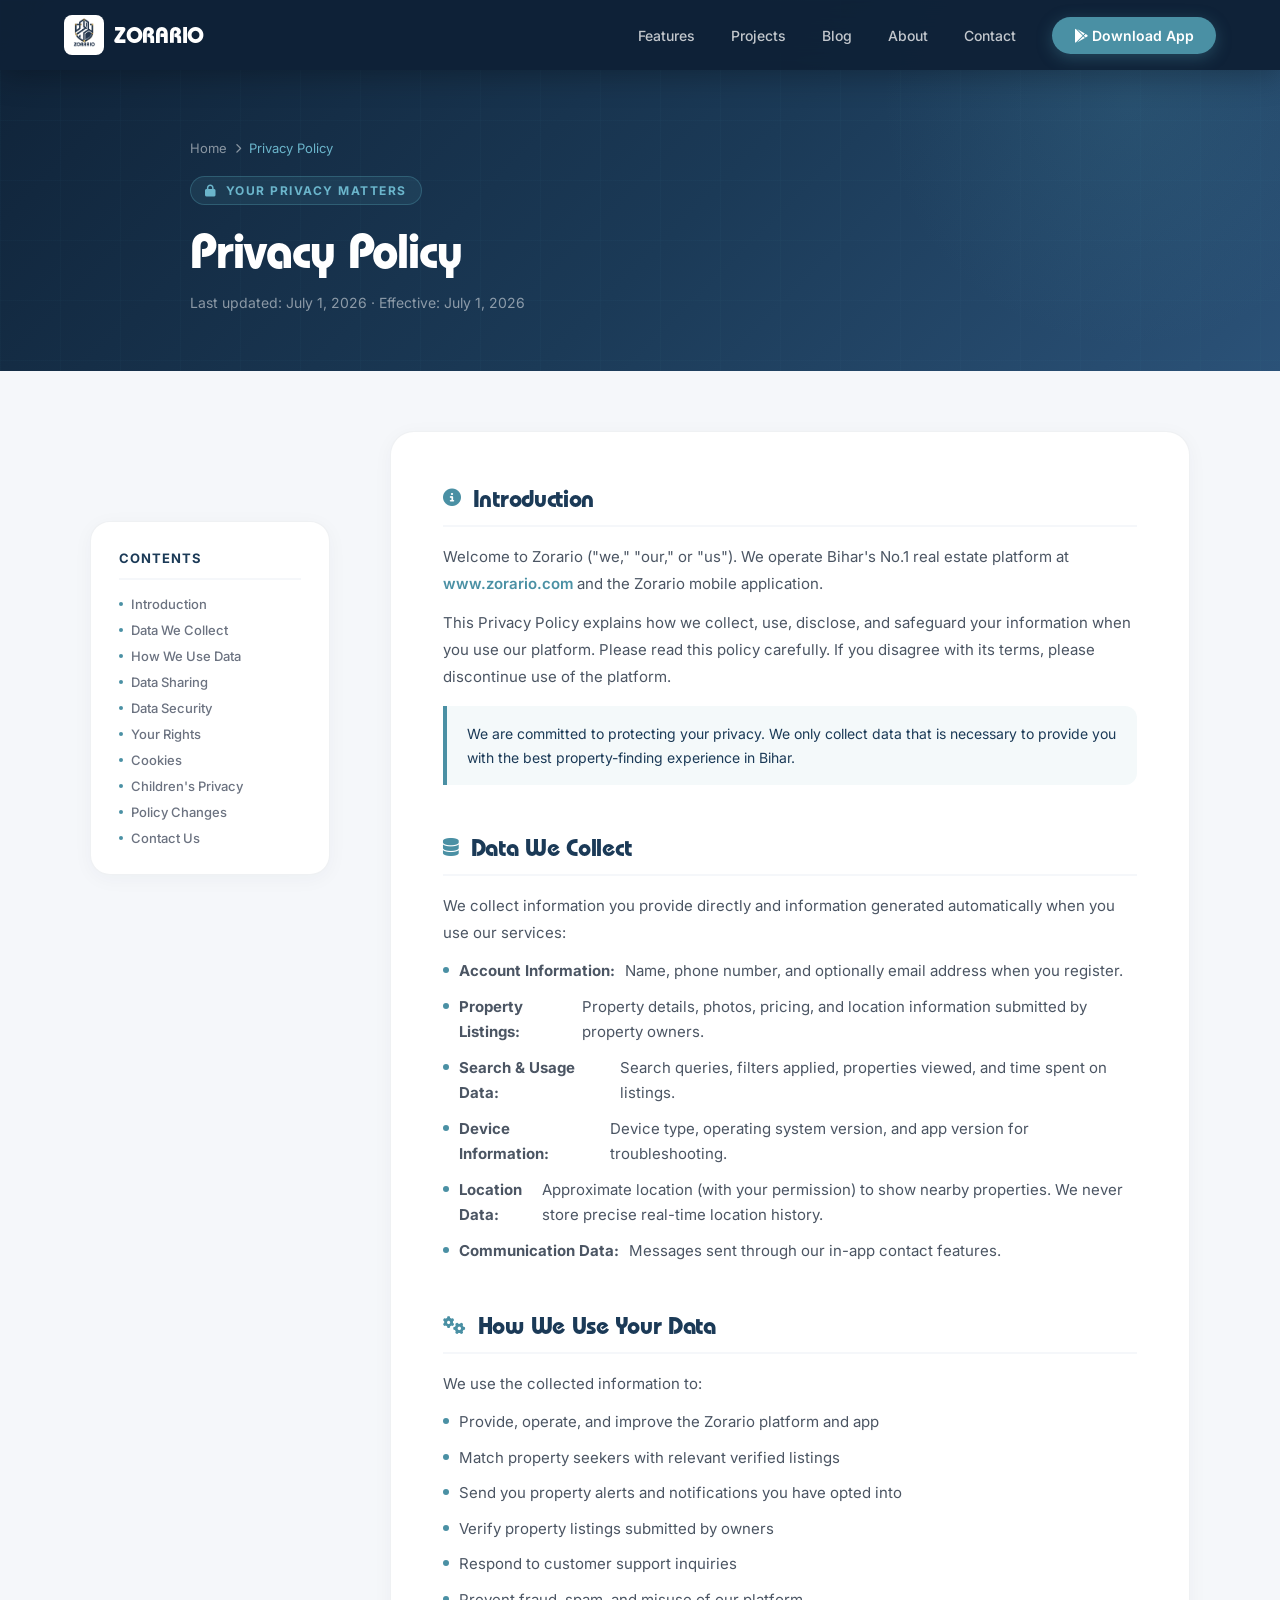
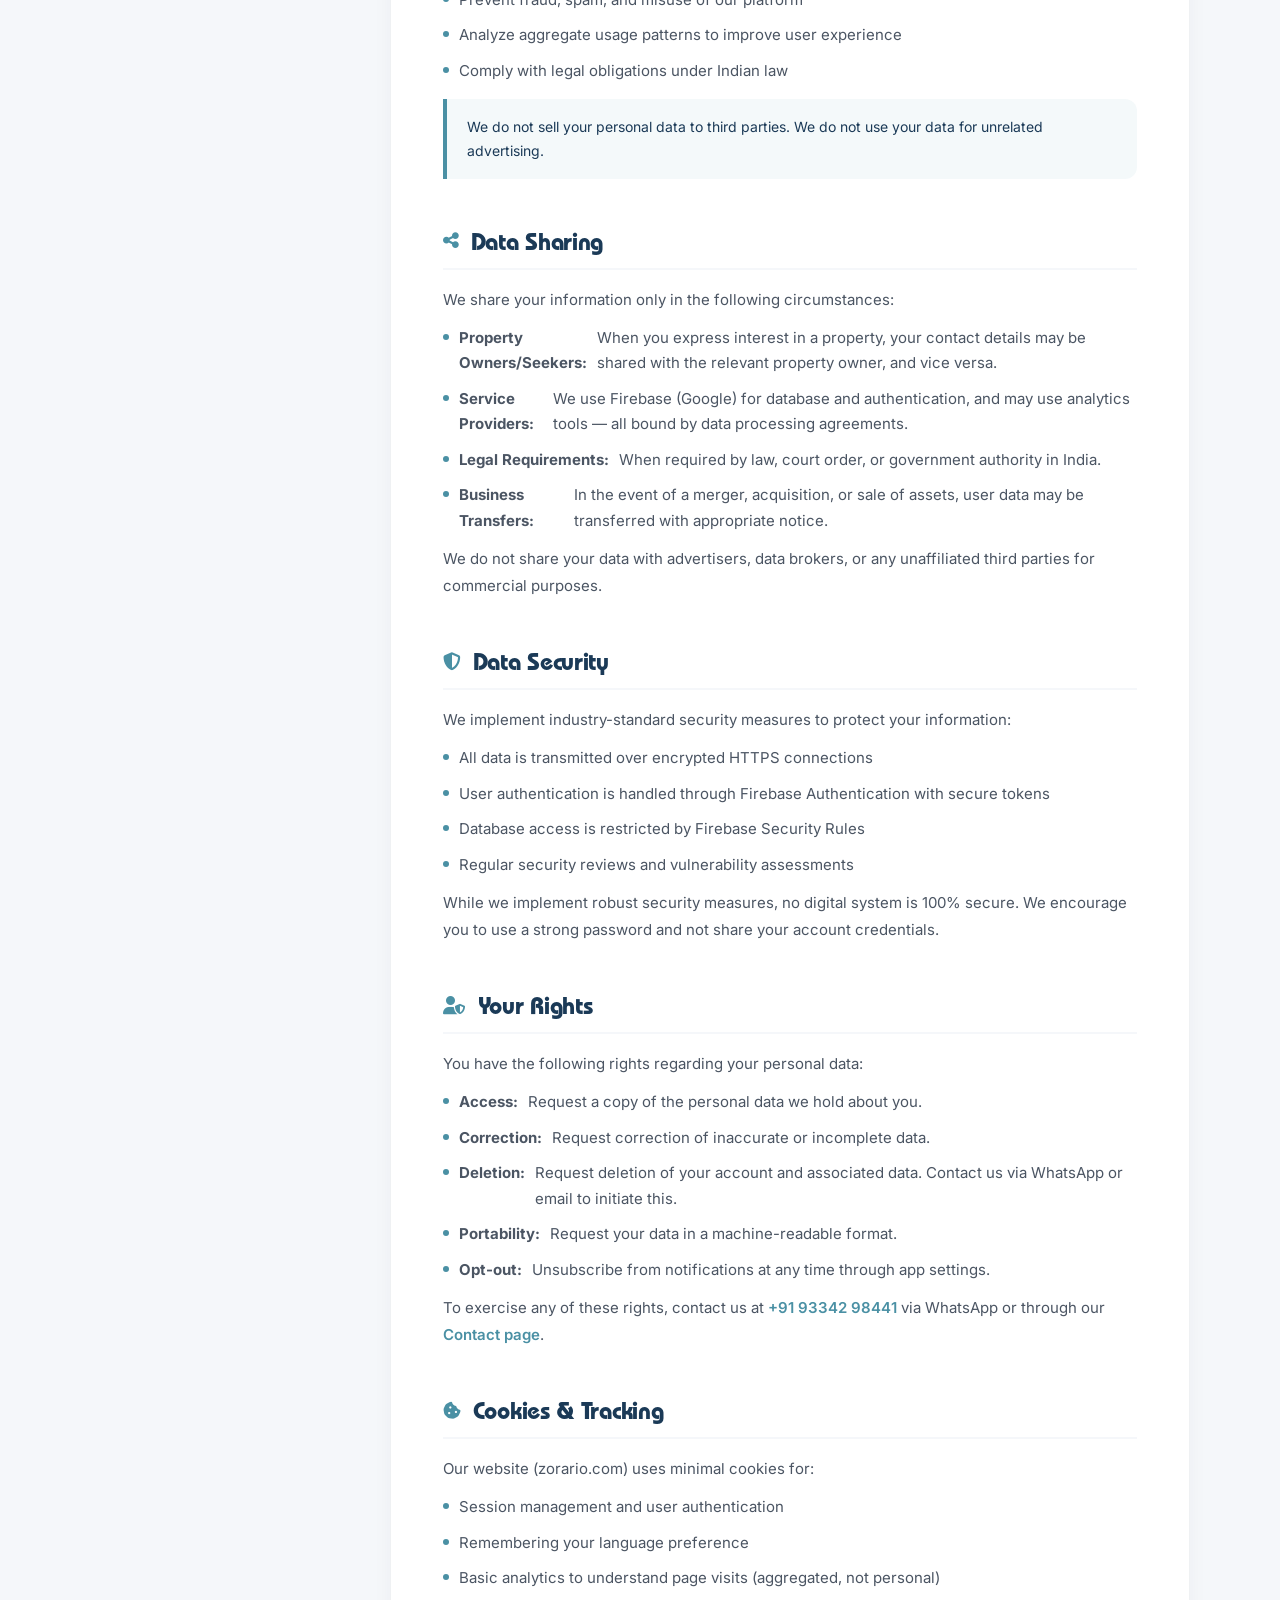
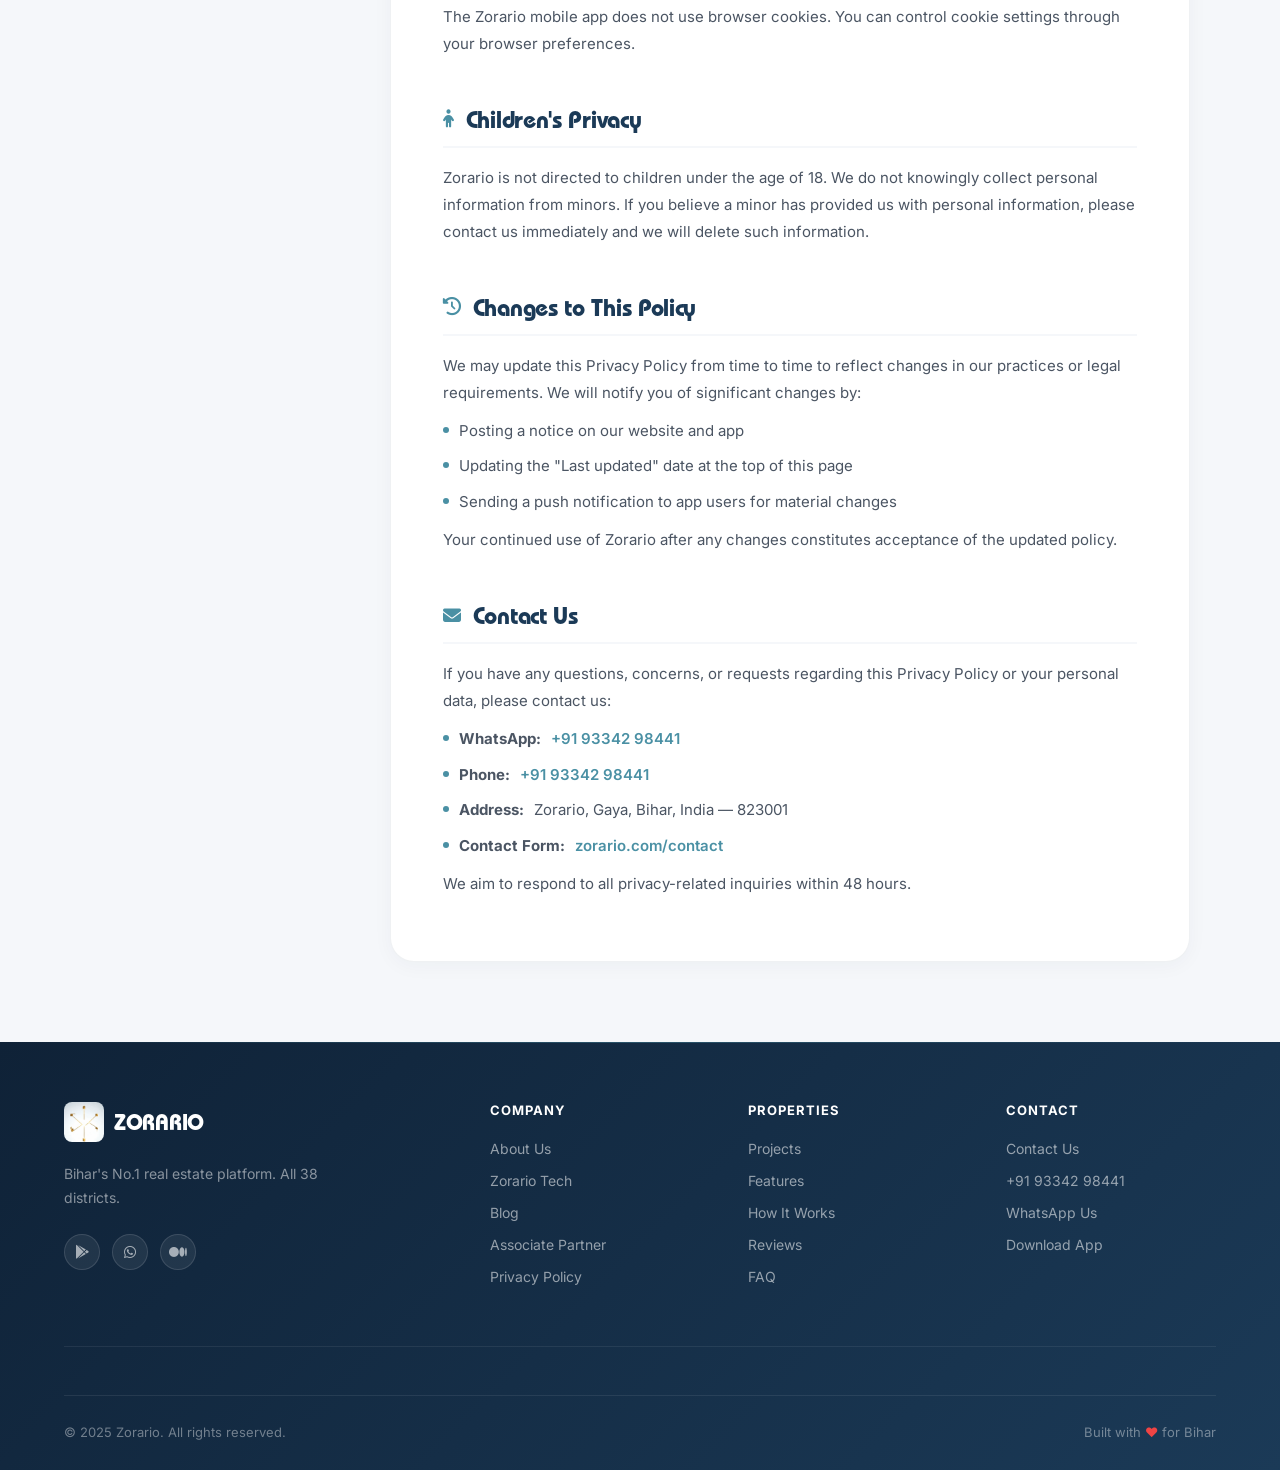
<file: privacy-policy.html>
<!DOCTYPE html>
<html lang="en">
<head>
    <meta charset="UTF-8">
    <meta name="viewport" content="width=device-width, initial-scale=1.0">
    <title>Privacy Policy | Zorario Real Estate Bihar</title>
    <meta name="description" content="Read Zorario's Privacy Policy — how we collect, use and protect your personal data on Bihar's No.1 real estate platform. Your privacy is our priority.">
    <meta name="keywords" content="zorario privacy policy, zorario data policy, real estate app privacy, Bihar property app privacy">
    <meta name="robots" content="index, follow">
    <meta name="author" content="Zorario">
    <link rel="canonical" href="https://www.zorario.com/privacy-policy">

    <!-- Clean URL Script: Automatically removes .html extension in browser address bar -->
    <script>
        (function() {
            if (window.location.protocol !== 'file:' && window.location.pathname.endsWith('.html')) {
                var clean = window.location.pathname.replace(/\.html$/, '');
                if (clean.endsWith('/index')) clean = clean.slice(0, -6) || '/';
                window.history.replaceState(null, '', clean + window.location.search + window.location.hash);
            }
        })();
    </script>
    <meta property="og:type" content="website">
    <meta property="og:title" content="Privacy Policy | Zorario">
    <meta property="og:description" content="Zorario's Privacy Policy — how we handle and protect your data.">
    <meta property="og:url" content="https://www.zorario.com/privacy-policy">
    <meta property="og:site_name" content="Zorario">
    <meta name="theme-color" content="#1B3A57">

    <script type="application/ld+json">
    {
        "@context": "https://schema.org",
        "@type": "WebPage",
        "@id": "https://www.zorario.com/privacy-policy#webpage",
        "url": "https://www.zorario.com/privacy-policy",
        "name": "Privacy Policy | Zorario",
        "description": "Zorario's privacy policy explaining how user data is collected and protected.",
        "breadcrumb": {
            "@type": "BreadcrumbList",
            "itemListElement": [
                { "@type": "ListItem", "position": 1, "name": "Home", "item": "https://www.zorario.com/" },
                { "@type": "ListItem", "position": 2, "name": "Privacy Policy", "item": "https://www.zorario.com/privacy-policy" }
            ]
        }
    }
    </script>

    <link rel="icon" type="image/png" href="assets/images/logo.png">
    <link rel="preconnect" href="https://fonts.googleapis.com">
    <link rel="preconnect" href="https://fonts.gstatic.com" crossorigin>
    <link href="https://fonts.googleapis.com/css2?family=Inter:wght@400;500;600;700;800&display=swap" rel="stylesheet">
    <link rel="stylesheet" href="https://cdnjs.cloudflare.com/ajax/libs/font-awesome/6.4.0/css/all.min.css">
    <link rel="stylesheet" href="style.css">
    <link rel="stylesheet" href="responsive.css">
    <style>
        #main-nav { background: rgba(15,34,55,0.97) !important; backdrop-filter: blur(20px); box-shadow: 0 4px 32px rgba(0,0,0,0.3); }
        .page-hero { background: linear-gradient(135deg, #0F2237 0%, #1B3A57 55%, #2B5278 100%); padding: 140px 5% 60px; position: relative; overflow: hidden; }
        .page-hero::before { content: ''; position: absolute; width: 500px; height: 500px; background: radial-gradient(circle, rgba(74,144,164,0.15) 0%, transparent 70%); top: -150px; right: -100px; pointer-events: none; }
        .page-hero-grid { position: absolute; inset: 0; background-image: linear-gradient(rgba(74,144,164,0.04) 1px, transparent 1px), linear-gradient(90deg, rgba(74,144,164,0.04) 1px, transparent 1px); background-size: 60px 60px; pointer-events: none; }
        .page-hero-inner { max-width: 900px; margin: 0 auto; position: relative; z-index: 2; }
        .breadcrumb { display: flex; align-items: center; gap: 8px; font-size: 13px; color: rgba(255,255,255,0.5); margin-bottom: 20px; }
        .breadcrumb a { color: rgba(255,255,255,0.5); } .breadcrumb a:hover { color: #6BB5CB; } .breadcrumb i { font-size: 10px; } .breadcrumb span { color: #6BB5CB; }
        .page-eyebrow { display: inline-flex; align-items: center; gap: 8px; background: rgba(74,144,164,0.15); border: 1px solid rgba(74,144,164,0.4); color: #6BB5CB; font-size: 12px; font-weight: 700; padding: 6px 14px; border-radius: 100px; letter-spacing: 1.5px; text-transform: uppercase; margin-bottom: 20px; }
        .page-hero h1 { font-family: 'ITCBauhaus', sans-serif; font-size: clamp(32px,4vw,48px); font-weight: 700; color: #fff; letter-spacing: -1px; line-height: 1.1; margin-bottom: 16px; }
        .page-hero .last-updated { font-size: 14px; color: rgba(255,255,255,0.5); }

        /* Policy Content */
        .policy-section { padding: 60px 5% 80px; background: #F5F7FA; }
        .policy-layout { max-width: 1100px; margin: 0 auto; display: grid; grid-template-columns: 240px 1fr; gap: 60px; align-items: start; }

        /* TOC */
        .policy-toc { position: sticky; top: 90px; background: #fff; border-radius: 20px; padding: 28px; border: 1px solid rgba(27,58,87,0.07); box-shadow: 0 4px 20px rgba(27,58,87,0.04); }
        .policy-toc h3 { font-size: 13px; font-weight: 700; color: #1B3A57; letter-spacing: 1px; text-transform: uppercase; margin-bottom: 16px; padding-bottom: 12px; border-bottom: 2px solid #F5F7FA; }
        .toc-list { list-style: none; display: flex; flex-direction: column; gap: 10px; }
        .toc-list li a { font-size: 13px; color: #6B7280; font-weight: 500; transition: color 0.2s; display: flex; align-items: center; gap: 8px; }
        .toc-list li a::before { content: ''; width: 4px; height: 4px; border-radius: 50%; background: #4A90A4; flex-shrink: 0; }
        .toc-list li a:hover { color: #4A90A4; }

        /* Policy Body */
        .policy-body { background: #fff; border-radius: 24px; padding: 52px; border: 1px solid rgba(27,58,87,0.07); box-shadow: 0 4px 20px rgba(27,58,87,0.04); }
        .policy-section-block { margin-bottom: 48px; }
        .policy-section-block:last-child { margin-bottom: 0; }
        .policy-section-block h2 { font-family: 'ITCBauhaus', sans-serif; font-size: 24px; font-weight: 700; color: #1B3A57; letter-spacing: -0.3px; margin-bottom: 16px; padding-bottom: 12px; border-bottom: 2px solid #F5F7FA; display: flex; align-items: center; gap: 12px; }
        .policy-section-block h2 i { color: #4A90A4; font-size: 18px; }
        .policy-section-block p { font-size: 15px; color: #4B5563; line-height: 1.8; margin-bottom: 12px; }
        .policy-section-block ul { list-style: none; display: flex; flex-direction: column; gap: 10px; margin: 12px 0; }
        .policy-section-block ul li { font-size: 15px; color: #4B5563; line-height: 1.7; display: flex; align-items: flex-start; gap: 10px; }
        .policy-section-block ul li::before { content: ''; width: 6px; height: 6px; border-radius: 50%; background: #4A90A4; margin-top: 9px; flex-shrink: 0; }
        .policy-section-block a { color: #4A90A4; font-weight: 600; }
        .policy-section-block a:hover { color: #1B3A57; }
        .policy-highlight { background: rgba(74,144,164,0.06); border-left: 4px solid #4A90A4; border-radius: 0 12px 12px 0; padding: 16px 20px; margin: 16px 0; font-size: 14px; color: #1B3A57; line-height: 1.7; }

        footer { background: linear-gradient(135deg, #0F2237 0%, #1B3A57 100%); padding: 60px 5% 30px; }
        .footer-grid { max-width: 1200px; margin: 0 auto; display: grid; grid-template-columns: 1.8fr 1fr 1fr 1fr; gap: 48px; margin-bottom: 48px; }
        .footer-brand a { display: flex; align-items: center; gap: 10px; margin-bottom: 16px; } .footer-brand p { font-size: 14px; line-height: 1.7; color: rgba(255,255,255,0.5); } .footer-brand .nav-logo-text { color: #fff; }
        .footer-col h4 { font-size: 13px; font-weight: 700; color: #fff; letter-spacing: 1px; text-transform: uppercase; margin-bottom: 20px; }
        .footer-col ul { list-style: none; display: flex; flex-direction: column; gap: 12px; }
        .footer-col ul li a { font-size: 14px; color: rgba(255,255,255,0.55); transition: color 0.2s; } .footer-col ul li a:hover { color: #6BB5CB; }
        .footer-bottom { max-width: 1200px; margin: 0 auto; padding-top: 28px; border-top: 1px solid rgba(255,255,255,0.08); display: flex; justify-content: space-between; align-items: center; flex-wrap: wrap; gap: 12px; }
        .footer-copy, .footer-tagline { font-size: 13px; color: rgba(255,255,255,0.4); } .footer-tagline span { color: #ef4444; }
        .footer-socials { display: flex; gap: 12px; margin-top: 20px; }
        .social-link { width: 36px; height: 36px; border-radius: 50%; background: rgba(255,255,255,0.07); border: 1px solid rgba(255,255,255,0.12); display: flex; align-items: center; justify-content: center; color: rgba(255,255,255,0.6); font-size: 14px; transition: all 0.2s; }
        .social-link:hover { background: #4A90A4; color: #fff; border-color: #4A90A4; }
        @media (max-width: 900px) { .policy-layout { grid-template-columns: 1fr; } .policy-toc { position: static; } .policy-body { padding: 28px 20px; } .footer-grid { grid-template-columns: 1fr 1fr; } }
        @media (max-width: 600px) { .footer-grid { grid-template-columns: 1fr; } }
    </style>
</head>
<body>
    <nav id="main-nav" role="navigation" aria-label="Main navigation">
        <a href="/" class="nav-logo"><img src="assets/images/logo.png" alt="Zorario Logo" width="40" height="40"><span class="nav-logo-text">ZORARIO</span></a>
        <ul class="nav-links" role="list">
            <li><a href="/#features">Features</a></li>
            <li><a href="/projects">Projects</a></li>
            <li><a href="/blog">Blog</a></li>
            <li><a href="/about">About</a></li>
            <li><a href="/contact">Contact</a></li>
            <li><a href="https://play.google.com/store/apps/details?id=com.akash.prop8" class="nav-cta" id="nav-download-btn" rel="noopener" target="_blank"><i class="fab fa-google-play"></i> Download App</a></li>
        </ul>
        <button class="nav-hamburger" id="nav-hamburger" aria-label="Toggle menu" aria-expanded="false"><span></span><span></span><span></span></button>
    </nav>

    <section class="page-hero" aria-label="Privacy Policy">
        <div class="page-hero-grid" aria-hidden="true"></div>
        <div class="page-hero-inner">
            <nav class="breadcrumb"><a href="/">Home</a><i class="fas fa-chevron-right"></i><span>Privacy Policy</span></nav>
            <div class="page-eyebrow"><i class="fas fa-lock"></i> Your Privacy Matters</div>
            <h1>Privacy Policy</h1>
            <p class="last-updated">Last updated: July 1, 2026 · Effective: July 1, 2026</p>
        </div>
    </section>

    <section class="policy-section">
        <div class="policy-layout">
            <!-- TOC -->
            <nav class="policy-toc" aria-label="Privacy policy table of contents">
                <h3>Contents</h3>
                <ul class="toc-list">
                    <li><a href="#intro">Introduction</a></li>
                    <li><a href="#data-collect">Data We Collect</a></li>
                    <li><a href="#how-use">How We Use Data</a></li>
                    <li><a href="#sharing">Data Sharing</a></li>
                    <li><a href="#security">Data Security</a></li>
                    <li><a href="#rights">Your Rights</a></li>
                    <li><a href="#cookies">Cookies</a></li>
                    <li><a href="#children">Children's Privacy</a></li>
                    <li><a href="#changes">Policy Changes</a></li>
                    <li><a href="#contact-us">Contact Us</a></li>
                </ul>
            </nav>

            <!-- Policy Body -->
            <article class="policy-body">

                <div class="policy-section-block" id="intro">
                    <h2><i class="fas fa-info-circle"></i> Introduction</h2>
                    <p>Welcome to Zorario ("we," "our," or "us"). We operate Bihar's No.1 real estate platform at <a href="https://www.zorario.com">www.zorario.com</a> and the Zorario mobile application.</p>
                    <p>This Privacy Policy explains how we collect, use, disclose, and safeguard your information when you use our platform. Please read this policy carefully. If you disagree with its terms, please discontinue use of the platform.</p>
                    <div class="policy-highlight">We are committed to protecting your privacy. We only collect data that is necessary to provide you with the best property-finding experience in Bihar.</div>
                </div>

                <div class="policy-section-block" id="data-collect">
                    <h2><i class="fas fa-database"></i> Data We Collect</h2>
                    <p>We collect information you provide directly and information generated automatically when you use our services:</p>
                    <ul>
                        <li><strong>Account Information:</strong> Name, phone number, and optionally email address when you register.</li>
                        <li><strong>Property Listings:</strong> Property details, photos, pricing, and location information submitted by property owners.</li>
                        <li><strong>Search & Usage Data:</strong> Search queries, filters applied, properties viewed, and time spent on listings.</li>
                        <li><strong>Device Information:</strong> Device type, operating system version, and app version for troubleshooting.</li>
                        <li><strong>Location Data:</strong> Approximate location (with your permission) to show nearby properties. We never store precise real-time location history.</li>
                        <li><strong>Communication Data:</strong> Messages sent through our in-app contact features.</li>
                    </ul>
                </div>

                <div class="policy-section-block" id="how-use">
                    <h2><i class="fas fa-cogs"></i> How We Use Your Data</h2>
                    <p>We use the collected information to:</p>
                    <ul>
                        <li>Provide, operate, and improve the Zorario platform and app</li>
                        <li>Match property seekers with relevant verified listings</li>
                        <li>Send you property alerts and notifications you have opted into</li>
                        <li>Verify property listings submitted by owners</li>
                        <li>Respond to customer support inquiries</li>
                        <li>Prevent fraud, spam, and misuse of our platform</li>
                        <li>Analyze aggregate usage patterns to improve user experience</li>
                        <li>Comply with legal obligations under Indian law</li>
                    </ul>
                    <div class="policy-highlight">We do not sell your personal data to third parties. We do not use your data for unrelated advertising.</div>
                </div>

                <div class="policy-section-block" id="sharing">
                    <h2><i class="fas fa-share-alt"></i> Data Sharing</h2>
                    <p>We share your information only in the following circumstances:</p>
                    <ul>
                        <li><strong>Property Owners/Seekers:</strong> When you express interest in a property, your contact details may be shared with the relevant property owner, and vice versa.</li>
                        <li><strong>Service Providers:</strong> We use Firebase (Google) for database and authentication, and may use analytics tools — all bound by data processing agreements.</li>
                        <li><strong>Legal Requirements:</strong> When required by law, court order, or government authority in India.</li>
                        <li><strong>Business Transfers:</strong> In the event of a merger, acquisition, or sale of assets, user data may be transferred with appropriate notice.</li>
                    </ul>
                    <p>We do not share your data with advertisers, data brokers, or any unaffiliated third parties for commercial purposes.</p>
                </div>

                <div class="policy-section-block" id="security">
                    <h2><i class="fas fa-shield-halved"></i> Data Security</h2>
                    <p>We implement industry-standard security measures to protect your information:</p>
                    <ul>
                        <li>All data is transmitted over encrypted HTTPS connections</li>
                        <li>User authentication is handled through Firebase Authentication with secure tokens</li>
                        <li>Database access is restricted by Firebase Security Rules</li>
                        <li>Regular security reviews and vulnerability assessments</li>
                    </ul>
                    <p>While we implement robust security measures, no digital system is 100% secure. We encourage you to use a strong password and not share your account credentials.</p>
                </div>

                <div class="policy-section-block" id="rights">
                    <h2><i class="fas fa-user-shield"></i> Your Rights</h2>
                    <p>You have the following rights regarding your personal data:</p>
                    <ul>
                        <li><strong>Access:</strong> Request a copy of the personal data we hold about you.</li>
                        <li><strong>Correction:</strong> Request correction of inaccurate or incomplete data.</li>
                        <li><strong>Deletion:</strong> Request deletion of your account and associated data. Contact us via WhatsApp or email to initiate this.</li>
                        <li><strong>Portability:</strong> Request your data in a machine-readable format.</li>
                        <li><strong>Opt-out:</strong> Unsubscribe from notifications at any time through app settings.</li>
                    </ul>
                    <p>To exercise any of these rights, contact us at <a href="https://wa.me/919334298441" rel="noopener" target="_blank">+91 93342 98441</a> via WhatsApp or through our <a href="contact">Contact page</a>.</p>
                </div>

                <div class="policy-section-block" id="cookies">
                    <h2><i class="fas fa-cookie-bite"></i> Cookies & Tracking</h2>
                    <p>Our website (zorario.com) uses minimal cookies for:</p>
                    <ul>
                        <li>Session management and user authentication</li>
                        <li>Remembering your language preference</li>
                        <li>Basic analytics to understand page visits (aggregated, not personal)</li>
                    </ul>
                    <p>The Zorario mobile app does not use browser cookies. You can control cookie settings through your browser preferences.</p>
                </div>

                <div class="policy-section-block" id="children">
                    <h2><i class="fas fa-child"></i> Children's Privacy</h2>
                    <p>Zorario is not directed to children under the age of 18. We do not knowingly collect personal information from minors. If you believe a minor has provided us with personal information, please contact us immediately and we will delete such information.</p>
                </div>

                <div class="policy-section-block" id="changes">
                    <h2><i class="fas fa-history"></i> Changes to This Policy</h2>
                    <p>We may update this Privacy Policy from time to time to reflect changes in our practices or legal requirements. We will notify you of significant changes by:</p>
                    <ul>
                        <li>Posting a notice on our website and app</li>
                        <li>Updating the "Last updated" date at the top of this page</li>
                        <li>Sending a push notification to app users for material changes</li>
                    </ul>
                    <p>Your continued use of Zorario after any changes constitutes acceptance of the updated policy.</p>
                </div>

                <div class="policy-section-block" id="contact-us">
                    <h2><i class="fas fa-envelope"></i> Contact Us</h2>
                    <p>If you have any questions, concerns, or requests regarding this Privacy Policy or your personal data, please contact us:</p>
                    <ul>
                        <li><strong>WhatsApp:</strong> <a href="https://wa.me/919334298441" rel="noopener" target="_blank">+91 93342 98441</a></li>
                        <li><strong>Phone:</strong> <a href="tel:+919334298441">+91 93342 98441</a></li>
                        <li><strong>Address:</strong> Zorario, Gaya, Bihar, India — 823001</li>
                        <li><strong>Contact Form:</strong> <a href="/contact">zorario.com/contact</a></li>
                    </ul>
                    <p>We aim to respond to all privacy-related inquiries within 48 hours.</p>
                </div>

            </article>
        </div>
    </section>

    <footer role="contentinfo">
        <div class="footer-grid">
            <div class="footer-brand"><a href="/" class="nav-logo"><img src="assets/images/logo.gif" alt="Zorario" width="36" height="36" loading="lazy"><span class="nav-logo-text">ZORARIO</span></a><p>Bihar's No.1 real estate platform. All 38 districts.</p><div class="footer-socials"><a href="https://play.google.com/store/apps/details?id=com.akash.prop8" class="social-link" rel="noopener" target="_blank"><i class="fab fa-google-play"></i></a><a href="https://wa.me/919334298441" class="social-link" rel="noopener" target="_blank"><i class="fab fa-whatsapp"></i></a><a href="https://medium.com/@akashkumarr1406" class="social-link" rel="noopener" target="_blank"><i class="fab fa-medium"></i></a></div></div>
            <nav class="footer-col"><h4>Company</h4><ul><li><a href="/about">About Us</a></li><li><a href="/zorario-tech">Zorario Tech</a></li><li><a href="/blog">Blog</a></li><li><a href="/associate-partner">Associate Partner</a></li><li><a href="/privacy-policy">Privacy Policy</a></li></ul></nav>
            <nav class="footer-col"><h4>Properties</h4><ul><li><a href="/projects">Projects</a></li><li><a href="/#features">Features</a></li><li><a href="/#how-it-works">How It Works</a></li><li><a href="/#testimonials">Reviews</a></li><li><a href="/#faq">FAQ</a></li></ul></nav>
            <nav class="footer-col"><h4>Contact</h4><ul><li><a href="/contact">Contact Us</a></li><li><a href="tel:+919334298441">+91 93342 98441</a></li><li><a href="https://wa.me/919334298441" rel="noopener" target="_blank">WhatsApp Us</a></li><li><a href="/download-app">Download App</a></li></ul></nav>
        </div>
        <div class="footer-bottom"><p class="footer-copy">&copy; 2025 Zorario. All rights reserved.</p><p class="footer-tagline">Built with <span>♥</span> for Bihar</p></div>
    </footer>
    <script>
        window.addEventListener('scroll', () => { document.getElementById('main-nav').classList.toggle('scrolled', window.scrollY > 20); }, { passive: true });
        const h = document.getElementById('nav-hamburger'), nl = document.querySelector('.nav-links');
        if (h) h.addEventListener('click', () => { const e = h.getAttribute('aria-expanded') === 'true'; h.setAttribute('aria-expanded', !e); nl.classList.toggle('open'); });
    </script>
</body>
</html>
</file>
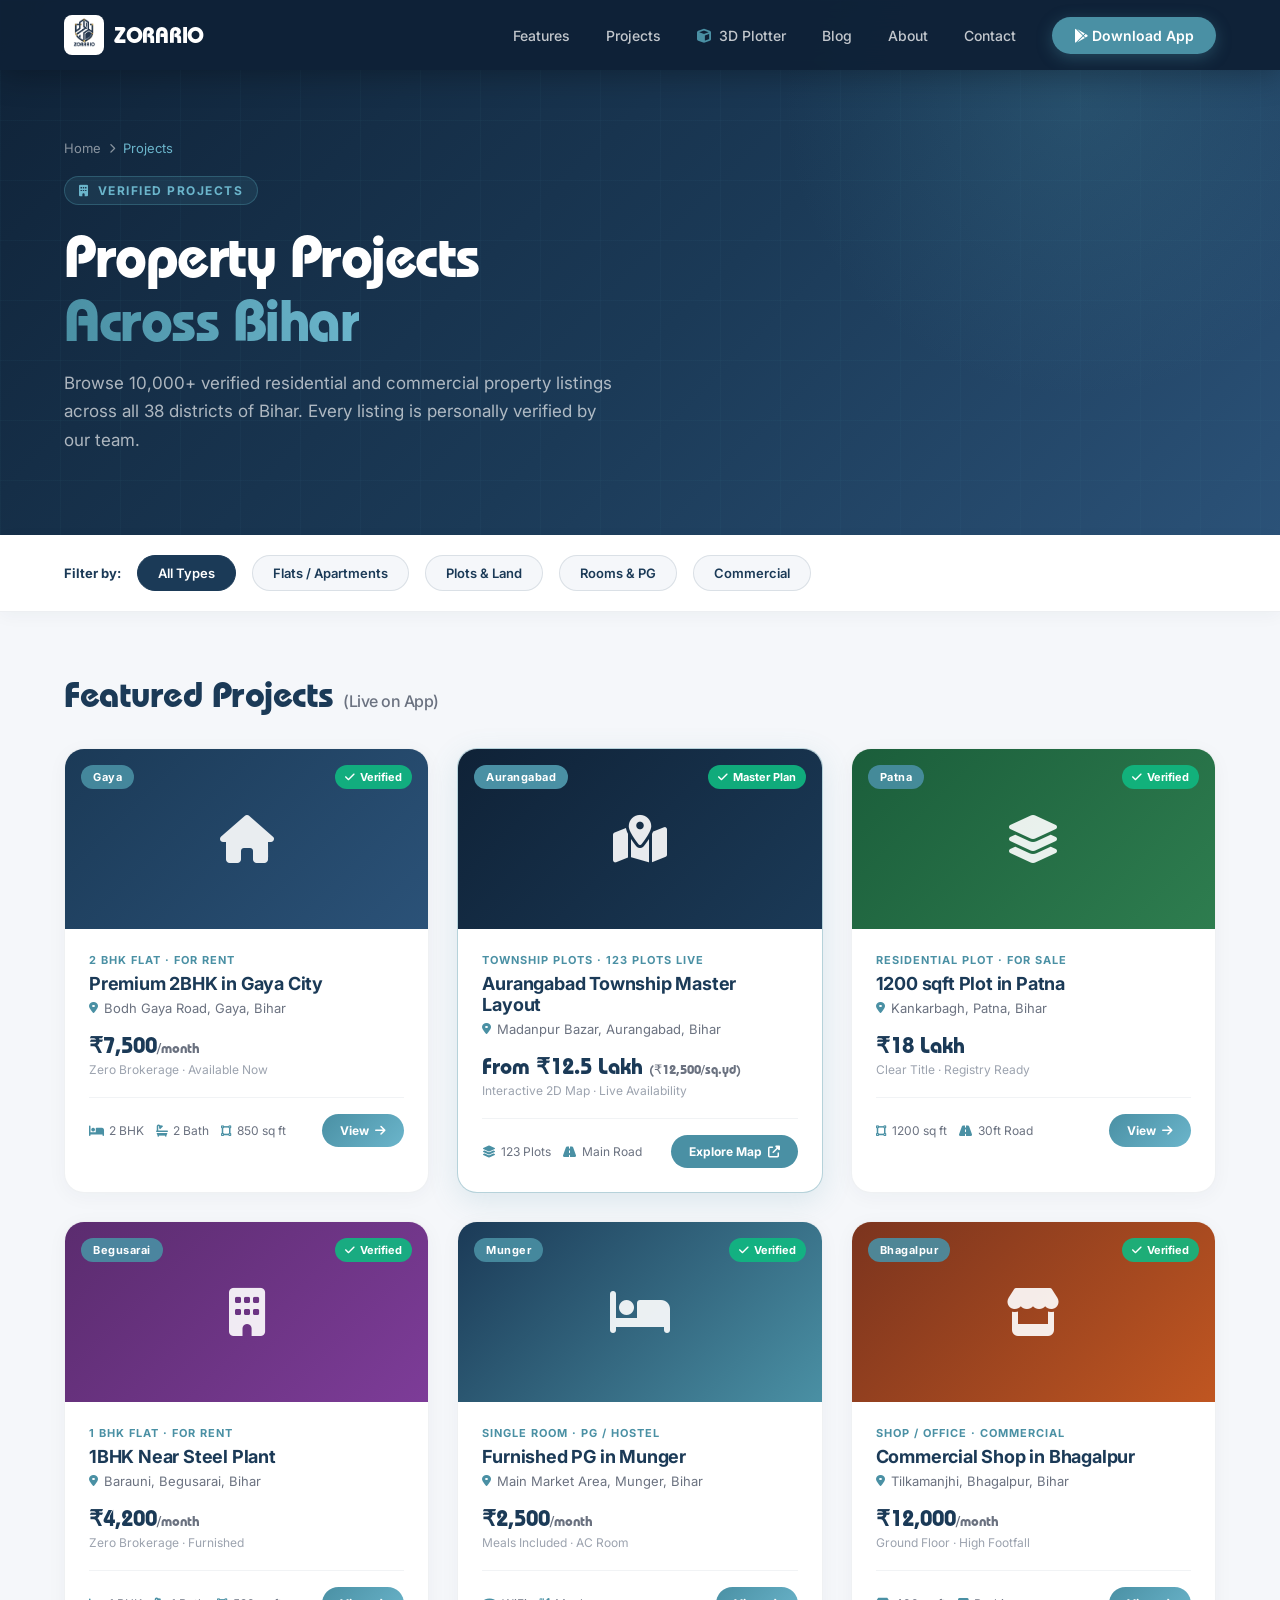
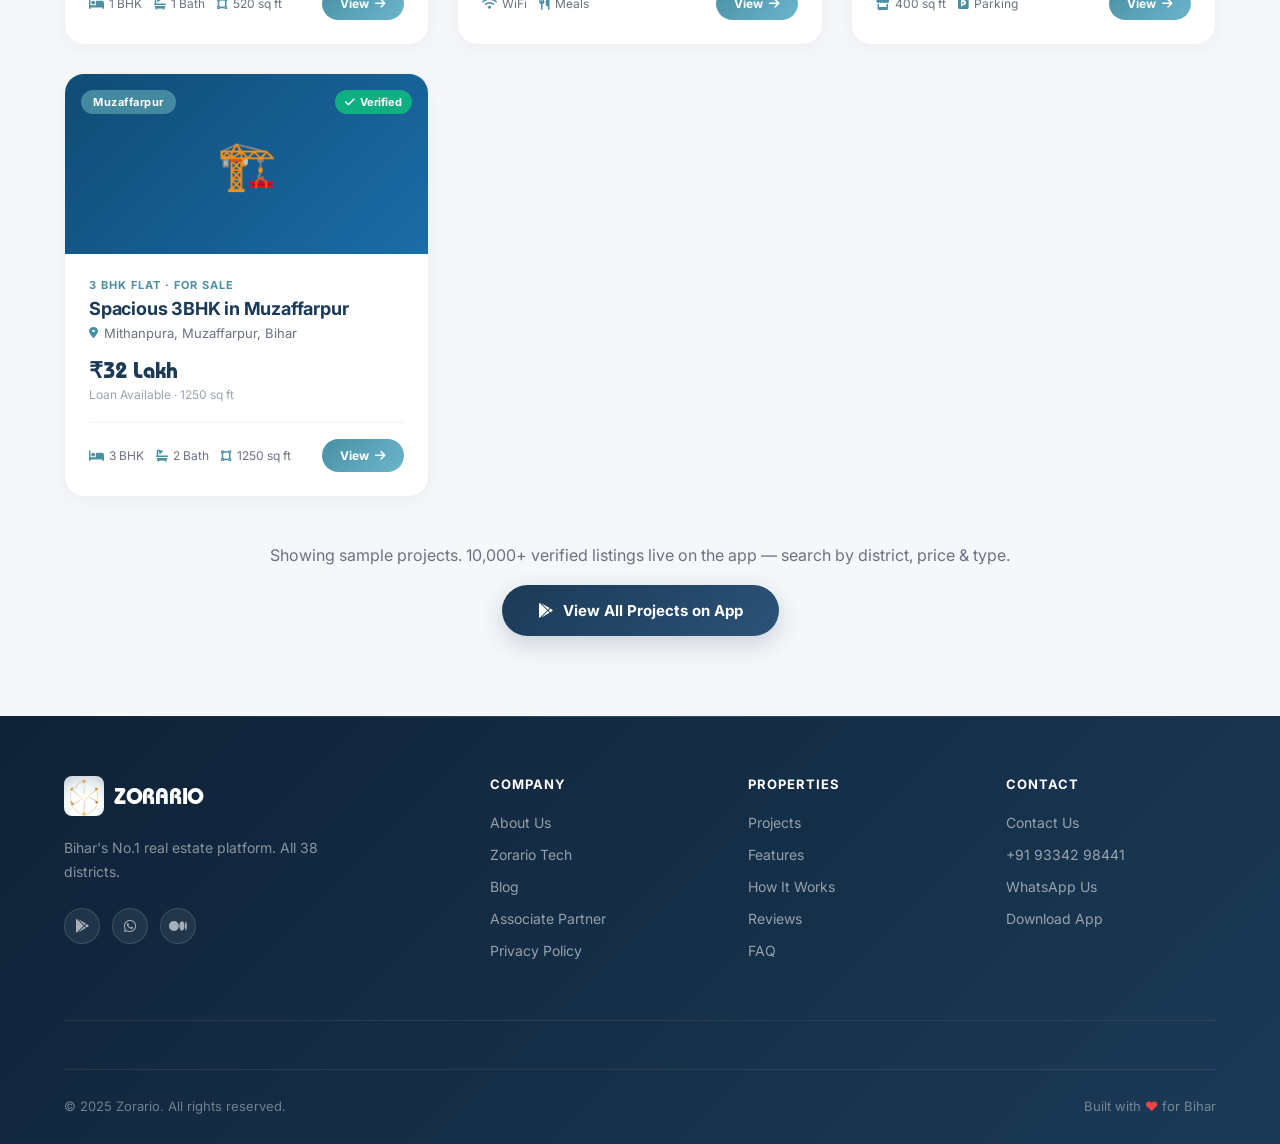
<file: projects.html>
<!DOCTYPE html>
<html lang="en">
<head>
    <meta charset="UTF-8">
    <meta name="viewport" content="width=device-width, initial-scale=1.0">
    <title>Property Projects in Bihar | Buy Property | Zorario</title>
    <meta name="description" content="Explore verified property projects in Bihar — residential flats, plots, commercial spaces and more in Gaya, Patna, Begusarai, Munger and all 38 districts. Zorario.">
    <meta name="keywords" content="property projects Bihar, real estate projects Bihar, buy property Bihar, plots in Bihar, flats in Gaya, residential projects Bihar">
    <meta name="robots" content="index, follow">
    <meta name="author" content="Zorario">
    <link rel="canonical" href="https://www.zorario.com/projects">
    <meta property="og:type" content="website">
    <meta property="og:title" content="Property Projects in Bihar | Zorario">
    <meta property="og:description" content="Browse verified residential and commercial property projects across all 38 districts of Bihar on Zorario.">
    <meta property="og:url" content="https://www.zorario.com/projects">
    <meta property="og:site_name" content="Zorario">
    <meta property="og:image" content="https://www.zorario.com/assets/images/og-image.jpg">
    <meta name="theme-color" content="#1B3A57">

    <!-- Clean URL Script: Automatically removes .html extension in browser address bar -->
    <script>
        (function() {
            if (window.location.protocol !== 'file:' && window.location.pathname.endsWith('.html')) {
                var clean = window.location.pathname.replace(/\.html$/, '');
                if (clean.endsWith('/index')) clean = clean.slice(0, -6) || '/';
                window.history.replaceState(null, '', clean + window.location.search + window.location.hash);
            }
        })();
    </script>

    <script type="application/ld+json">
    {
        "@context": "https://schema.org",
        "@graph": [
            {
                "@type": "WebPage",
                "@id": "https://www.zorario.com/projects#webpage",
                "url": "https://www.zorario.com/projects",
                "name": "Property Projects in Bihar | Zorario",
                "description": "Verified property projects for buying and renting across Bihar.",
                "breadcrumb": {
                    "@type": "BreadcrumbList",
                    "itemListElement": [
                        { "@type": "ListItem", "position": 1, "name": "Home", "item": "https://www.zorario.com/" },
                        { "@type": "ListItem", "position": 2, "name": "Projects", "item": "https://www.zorario.com/projects" }
                    ]
                }
            },
            {
                "@type": "ItemList",
                "name": "Property Projects in Bihar",
                "description": "Verified residential and commercial property projects across Bihar",
                "itemListElement": [
                    { "@type": "ListItem", "position": 1, "name": "2 BHK Flats in Gaya", "url": "https://play.google.com/store/apps/details?id=com.akash.prop8" },
                    { "@type": "ListItem", "position": 2, "name": "Plots in Patna", "url": "https://play.google.com/store/apps/details?id=com.akash.prop8" },
                    { "@type": "ListItem", "position": 3, "name": "Commercial Spaces in Begusarai", "url": "https://play.google.com/store/apps/details?id=com.akash.prop8" },
                    { "@type": "ListItem", "position": 4, "name": "1 BHK Rentals in Munger", "url": "https://play.google.com/store/apps/details?id=com.akash.prop8" }
                ]
            }
        ]
    }
    </script>

    <link rel="icon" type="image/png" href="assets/images/logo.png">
    <link rel="preconnect" href="https://fonts.googleapis.com">
    <link rel="preconnect" href="https://fonts.gstatic.com" crossorigin>
    <link href="https://fonts.googleapis.com/css2?family=Inter:wght@400;500;600;700;800&display=swap" rel="stylesheet">
    <link rel="stylesheet" href="https://cdnjs.cloudflare.com/ajax/libs/font-awesome/6.4.0/css/all.min.css">
    <link rel="stylesheet" href="style.css">
    <link rel="stylesheet" href="responsive.css">
    <style>
        #main-nav { background: rgba(15,34,55,0.97) !important; backdrop-filter: blur(20px); box-shadow: 0 4px 32px rgba(0,0,0,0.3); }
        .page-hero { background: linear-gradient(135deg, #0F2237 0%, #1B3A57 55%, #2B5278 100%); padding: 140px 5% 80px; position: relative; overflow: hidden; }
        .page-hero::before { content: ''; position: absolute; width: 600px; height: 600px; background: radial-gradient(circle, rgba(74,144,164,0.2) 0%, transparent 70%); top: -200px; right: -100px; pointer-events: none; }
        .page-hero-grid { position: absolute; inset: 0; background-image: linear-gradient(rgba(74,144,164,0.05) 1px, transparent 1px), linear-gradient(90deg, rgba(74,144,164,0.05) 1px, transparent 1px); background-size: 60px 60px; pointer-events: none; }
        .page-hero-inner { max-width: 1200px; margin: 0 auto; position: relative; z-index: 2; }
        .breadcrumb { display: flex; align-items: center; gap: 8px; font-size: 13px; color: rgba(255,255,255,0.5); margin-bottom: 20px; }
        .breadcrumb a { color: rgba(255,255,255,0.5); } .breadcrumb a:hover { color: #6BB5CB; } .breadcrumb i { font-size: 10px; } .breadcrumb span { color: #6BB5CB; }
        .page-eyebrow { display: inline-flex; align-items: center; gap: 8px; background: rgba(74,144,164,0.15); border: 1px solid rgba(74,144,164,0.4); color: #6BB5CB; font-size: 12px; font-weight: 700; padding: 6px 14px; border-radius: 100px; letter-spacing: 1.5px; text-transform: uppercase; margin-bottom: 20px; }
        .page-hero h1 { font-family: 'ITCBauhaus', sans-serif; font-size: clamp(36px,5vw,58px); font-weight: 700; color: #fff; letter-spacing: -1.5px; line-height: 1.1; margin-bottom: 16px; }
        .page-hero p { font-size: 17px; color: rgba(255,255,255,0.65); line-height: 1.7; max-width: 560px; }

        /* Filter Bar */
        .filter-bar { background: #fff; border-bottom: 1px solid rgba(27,58,87,0.08); padding: 20px 5%; position: sticky; top: 70px; z-index: 100; box-shadow: 0 4px 16px rgba(27,58,87,0.04); }
        .filter-inner { max-width: 1200px; margin: 0 auto; display: flex; gap: 16px; flex-wrap: wrap; align-items: center; }
        .filter-btn { padding: 9px 20px; border-radius: 100px; font-size: 13px; font-weight: 600; border: 1.5px solid rgba(27,58,87,0.12); background: #F5F7FA; color: #1B3A57; cursor: pointer; transition: all 0.2s; font-family: 'Inter', sans-serif; }
        .filter-btn:hover, .filter-btn.active { background: #1B3A57; color: #fff; border-color: #1B3A57; }
        .filter-label { font-size: 13px; font-weight: 700; color: #1B3A57; }

        /* Projects Grid */
        .projects-section { padding: 60px 5% 80px; background: #F5F7FA; }
        .projects-inner { max-width: 1200px; margin: 0 auto; }
        .projects-grid { display: grid; grid-template-columns: repeat(3, 1fr); gap: 28px; }
        .project-card { background: #fff; border-radius: 20px; border: 1px solid rgba(27,58,87,0.07); box-shadow: 0 4px 20px rgba(27,58,87,0.04); overflow: hidden; transition: all 0.3s cubic-bezier(0.16,1,0.3,1); }
        .project-card:hover { transform: translateY(-6px); box-shadow: 0 24px 56px rgba(27,58,87,0.12); }
        .project-card-img { height: 180px; background: linear-gradient(135deg, #1B3A57, #2B5278); display: flex; align-items: center; justify-content: center; font-size: 48px; position: relative; }
        .project-badge { position: absolute; top: 16px; left: 16px; background: rgba(74,144,164,0.9); color: #fff; font-size: 11px; font-weight: 700; padding: 5px 12px; border-radius: 100px; letter-spacing: 0.5px; backdrop-filter: blur(8px); }
        .project-verified { position: absolute; top: 16px; right: 16px; background: rgba(16,185,129,0.9); color: #fff; font-size: 11px; font-weight: 700; padding: 5px 10px; border-radius: 100px; display: flex; align-items: center; gap: 5px; }
        .project-card-body { padding: 24px; }
        .project-type { font-size: 11px; font-weight: 700; color: #4A90A4; letter-spacing: 1px; text-transform: uppercase; margin-bottom: 6px; }
        .project-name { font-size: 18px; font-weight: 700; color: #1B3A57; margin-bottom: 6px; letter-spacing: -0.2px; }
        .project-location { display: flex; align-items: center; gap: 6px; font-size: 13px; color: #6B7280; margin-bottom: 16px; }
        .project-price { font-family: 'ITCBauhaus', sans-serif; font-size: 22px; font-weight: 700; color: #1B3A57; margin-bottom: 4px; }
        .project-price-sub { font-size: 12px; color: #9CA3AF; }
        .project-card-footer { display: flex; align-items: center; justify-content: space-between; margin-top: 20px; padding-top: 16px; border-top: 1px solid rgba(27,58,87,0.06); }
        .project-features { display: flex; gap: 12px; }
        .project-feat { font-size: 12px; color: #6B7280; display: flex; align-items: center; gap: 5px; }
        .project-feat i { color: #4A90A4; }
        .project-view-btn { display: inline-flex; align-items: center; gap: 6px; background: linear-gradient(135deg, #4A90A4, #6BB5CB); color: #fff; font-size: 12px; font-weight: 700; padding: 9px 18px; border-radius: 100px; transition: all 0.2s; }
        .project-view-btn:hover { transform: scale(1.04); box-shadow: 0 8px 20px rgba(74,144,164,0.35); }

        /* CTA */
        .projects-cta { text-align: center; margin-top: 48px; }
        .projects-cta p { font-size: 16px; color: #6B7280; margin-bottom: 20px; }
        .projects-cta a { display: inline-flex; align-items: center; gap: 10px; background: linear-gradient(135deg, #1B3A57, #2B5278); color: #fff; padding: 16px 36px; border-radius: 100px; font-size: 15px; font-weight: 700; box-shadow: 0 8px 24px rgba(27,58,87,0.2); transition: all 0.3s; }
        .projects-cta a:hover { transform: translateY(-2px); box-shadow: 0 16px 40px rgba(27,58,87,0.3); }

        footer { background: linear-gradient(135deg, #0F2237 0%, #1B3A57 100%); padding: 60px 5% 30px; }
        .footer-grid { max-width: 1200px; margin: 0 auto; display: grid; grid-template-columns: 1.8fr 1fr 1fr 1fr; gap: 48px; margin-bottom: 48px; }
        .footer-brand a { display: flex; align-items: center; gap: 10px; margin-bottom: 16px; } .footer-brand p { font-size: 14px; line-height: 1.7; color: rgba(255,255,255,0.5); } .footer-brand .nav-logo-text { color: #fff; }
        .footer-col h4 { font-size: 13px; font-weight: 700; color: #fff; letter-spacing: 1px; text-transform: uppercase; margin-bottom: 20px; }
        .footer-col ul { list-style: none; display: flex; flex-direction: column; gap: 12px; }
        .footer-col ul li a { font-size: 14px; color: rgba(255,255,255,0.55); transition: color 0.2s; } .footer-col ul li a:hover { color: #6BB5CB; }
        .footer-bottom { max-width: 1200px; margin: 0 auto; padding-top: 28px; border-top: 1px solid rgba(255,255,255,0.08); display: flex; justify-content: space-between; align-items: center; flex-wrap: wrap; gap: 12px; }
        .footer-copy, .footer-tagline { font-size: 13px; color: rgba(255,255,255,0.4); } .footer-tagline span { color: #ef4444; }
        .footer-socials { display: flex; gap: 12px; margin-top: 20px; }
        .social-link { width: 36px; height: 36px; border-radius: 50%; background: rgba(255,255,255,0.07); border: 1px solid rgba(255,255,255,0.12); display: flex; align-items: center; justify-content: center; color: rgba(255,255,255,0.6); font-size: 14px; transition: all 0.2s; }
        .social-link:hover { background: #4A90A4; color: #fff; border-color: #4A90A4; }
        @media (max-width: 900px) { .projects-grid { grid-template-columns: 1fr 1fr; } .footer-grid { grid-template-columns: 1fr 1fr; } }
        @media (max-width: 600px) { .projects-grid { grid-template-columns: 1fr; } .footer-grid { grid-template-columns: 1fr; } }
    </style>
</head>
<body>
    <nav id="main-nav" role="navigation" aria-label="Main navigation">
        <a href="/" class="nav-logo"><img src="assets/images/logo.png" alt="Zorario Logo" width="40" height="40"><span class="nav-logo-text">ZORARIO</span></a>
        <ul class="nav-links" role="list">
            <li><a href="/#features">Features</a></li>
            <li><a href="/projects">Projects</a></li>
            <li><a href="/plotter"><i class="fas fa-cube" style="color:#4A90A4;margin-right:4px;"></i> 3D Plotter</a></li>
            <li><a href="/blog">Blog</a></li>
            <li><a href="/about">About</a></li>
            <li><a href="/contact">Contact</a></li>
            <li><a href="https://play.google.com/store/apps/details?id=com.akash.prop8" class="nav-cta" id="nav-download-btn" rel="noopener" target="_blank"><i class="fab fa-google-play"></i> Download App</a></li>
        </ul>
        <button class="nav-hamburger" id="nav-hamburger" aria-label="Toggle menu" aria-expanded="false"><span></span><span></span><span></span></button>
    </nav>

    <section class="page-hero" aria-label="Property Projects in Bihar">
        <div class="page-hero-grid" aria-hidden="true"></div>
        <div class="page-hero-inner">
            <nav class="breadcrumb"><a href="/">Home</a><i class="fas fa-chevron-right"></i><span>Projects</span></nav>
            <div class="page-eyebrow"><i class="fas fa-building"></i> Verified Projects</div>
            <h1>Property Projects<br><span style="background:linear-gradient(90deg,#4A90A4,#6BB5CB);-webkit-background-clip:text;-webkit-text-fill-color:transparent;background-clip:text;">Across Bihar</span></h1>
            <p>Browse 10,000+ verified residential and commercial property listings across all 38 districts of Bihar. Every listing is personally verified by our team.</p>
        </div>
    </section>

    <!-- Filter Bar -->
    <div class="filter-bar" role="navigation" aria-label="Property type filters">
        <div class="filter-inner">
            <span class="filter-label">Filter by:</span>
            <button class="filter-btn active" onclick="setFilter(this,'all')" id="filter-all">All Types</button>
            <button class="filter-btn" onclick="setFilter(this,'flat')" id="filter-flat">Flats / Apartments</button>
            <button class="filter-btn" onclick="setFilter(this,'plot')" id="filter-plot">Plots & Land</button>
            <button class="filter-btn" onclick="setFilter(this,'room')" id="filter-room">Rooms & PG</button>
            <button class="filter-btn" onclick="setFilter(this,'commercial')" id="filter-commercial">Commercial</button>
        </div>
    </div>

    <section class="projects-section" aria-labelledby="projects-heading">
        <div class="projects-inner">
            <h2 id="projects-heading" style="font-family:'ITCBauhaus',sans-serif;font-size:clamp(24px,3vw,36px);font-weight:700;color:#1B3A57;letter-spacing:-0.5px;margin-bottom:32px;">Featured Projects <span style="font-size:16px;font-weight:500;color:#6B7280;font-family:'Inter',sans-serif;">(Live on App)</span></h2>
            <div class="projects-grid" id="projects-grid">

                <article class="project-card" data-type="flat">
                    <div class="project-card-img"><i class="fas fa-home" style="font-size:48px;color:rgba(255,255,255,0.9);"></i>
                        <span class="project-badge">Gaya</span>
                        <span class="project-verified"><i class="fas fa-check"></i> Verified</span>
                    </div>
                    <div class="project-card-body">
                        <div class="project-type">2 BHK Flat · For Rent</div>
                        <h3 class="project-name">Premium 2BHK in Gaya City</h3>
                        <div class="project-location"><i class="fas fa-map-marker-alt" style="color:#4A90A4;font-size:12px;"></i> Bodh Gaya Road, Gaya, Bihar</div>
                        <div class="project-price">₹7,500<span style="font-size:14px;font-weight:500;color:#6B7280;">/month</span></div>
                        <div class="project-price-sub">Zero Brokerage · Available Now</div>
                        <div class="project-card-footer">
                            <div class="project-features">
                                <span class="project-feat"><i class="fas fa-bed"></i> 2 BHK</span>
                                <span class="project-feat"><i class="fas fa-bath"></i> 2 Bath</span>
                                <span class="project-feat"><i class="fas fa-vector-square"></i> 850 sq ft</span>
                            </div>
                            <a href="https://play.google.com/store/apps/details?id=com.akash.prop8" class="project-view-btn" rel="noopener" target="_blank" aria-label="View 2BHK Gaya on app">View <i class="fas fa-arrow-right"></i></a>
                        </div>
                    </div>
                </article>

                <article class="project-card" data-type="plot" style="border: 1px solid rgba(74, 144, 164, 0.4); box-shadow: 0 8px 30px rgba(74, 144, 164, 0.15);">
                    <div class="project-card-img" style="background:linear-gradient(135deg,#0F2237,#1B3A57);"><i class="fas fa-map-marked-alt" style="font-size:48px;color:rgba(255,255,255,0.9);"></i>
                        <span class="project-badge" style="background:var(--teal);">Aurangabad</span>
                        <span class="project-verified"><i class="fas fa-check"></i> Master Plan</span>
                    </div>
                    <div class="project-card-body">
                        <div class="project-type" style="color:var(--teal);font-weight:700;">Township Plots · 123 Plots Live</div>
                        <h3 class="project-name">Aurangabad Township Master Layout</h3>
                        <div class="project-location"><i class="fas fa-map-marker-alt" style="color:#4A90A4;font-size:12px;"></i> Madanpur Bazar, Aurangabad, Bihar</div>
                        <div class="project-price">From ₹12.5 Lakh <span style="font-size:13px;font-weight:500;color:#6B7280;">(₹12,500/sq.yd)</span></div>
                        <div class="project-price-sub">Interactive 2D Map · Live Availability</div>
                        <div class="project-card-footer">
                            <div class="project-features">
                                <span class="project-feat"><i class="fas fa-layer-group"></i> 123 Plots</span>
                                <span class="project-feat"><i class="fas fa-road"></i> Main Road</span>
                            </div>
                            <a href="/aurangabad-layout" class="project-view-btn" style="background:var(--teal);color:#fff;" aria-label="Explore Aurangabad Master Layout">Explore Map <i class="fas fa-external-link-alt"></i></a>
                        </div>
                    </div>
                </article>

                <article class="project-card" data-type="plot">
                    <div class="project-card-img" style="background:linear-gradient(135deg,#1B5E3B,#2E7D4F);"><i class="fas fa-layer-group" style="font-size:48px;color:rgba(255,255,255,0.9);"></i>
                        <span class="project-badge">Patna</span>
                        <span class="project-verified"><i class="fas fa-check"></i> Verified</span>
                    </div>
                    <div class="project-card-body">
                        <div class="project-type">Residential Plot · For Sale</div>
                        <h3 class="project-name">1200 sqft Plot in Patna</h3>
                        <div class="project-location"><i class="fas fa-map-marker-alt" style="color:#4A90A4;font-size:12px;"></i> Kankarbagh, Patna, Bihar</div>
                        <div class="project-price">₹18 Lakh</div>
                        <div class="project-price-sub">Clear Title · Registry Ready</div>
                        <div class="project-card-footer">
                            <div class="project-features">
                                <span class="project-feat"><i class="fas fa-vector-square"></i> 1200 sq ft</span>
                                <span class="project-feat"><i class="fas fa-road"></i> 30ft Road</span>
                            </div>
                            <a href="https://play.google.com/store/apps/details?id=com.akash.prop8" class="project-view-btn" rel="noopener" target="_blank">View <i class="fas fa-arrow-right"></i></a>
                        </div>
                    </div>
                </article>

                <article class="project-card" data-type="flat">
                    <div class="project-card-img" style="background:linear-gradient(135deg,#5B2C6F,#7D3C98);"><i class="fas fa-building" style="font-size:48px;color:rgba(255,255,255,0.9);"></i>
                        <span class="project-badge">Begusarai</span>
                        <span class="project-verified"><i class="fas fa-check"></i> Verified</span>
                    </div>
                    <div class="project-card-body">
                        <div class="project-type">1 BHK Flat · For Rent</div>
                        <h3 class="project-name">1BHK Near Steel Plant</h3>
                        <div class="project-location"><i class="fas fa-map-marker-alt" style="color:#4A90A4;font-size:12px;"></i> Barauni, Begusarai, Bihar</div>
                        <div class="project-price">₹4,200<span style="font-size:14px;font-weight:500;color:#6B7280;">/month</span></div>
                        <div class="project-price-sub">Zero Brokerage · Furnished</div>
                        <div class="project-card-footer">
                            <div class="project-features">
                                <span class="project-feat"><i class="fas fa-bed"></i> 1 BHK</span>
                                <span class="project-feat"><i class="fas fa-bath"></i> 1 Bath</span>
                                <span class="project-feat"><i class="fas fa-vector-square"></i> 520 sq ft</span>
                            </div>
                            <a href="https://play.google.com/store/apps/details?id=com.akash.prop8" class="project-view-btn" rel="noopener" target="_blank">View <i class="fas fa-arrow-right"></i></a>
                        </div>
                    </div>
                </article>

                <article class="project-card" data-type="room">
                    <div class="project-card-img" style="background:linear-gradient(135deg,#1B3A57,#4A90A4);"><i class="fas fa-bed" style="font-size:48px;color:rgba(255,255,255,0.9);"></i>
                        <span class="project-badge">Munger</span>
                        <span class="project-verified"><i class="fas fa-check"></i> Verified</span>
                    </div>
                    <div class="project-card-body">
                        <div class="project-type">Single Room · PG / Hostel</div>
                        <h3 class="project-name">Furnished PG in Munger</h3>
                        <div class="project-location"><i class="fas fa-map-marker-alt" style="color:#4A90A4;font-size:12px;"></i> Main Market Area, Munger, Bihar</div>
                        <div class="project-price">₹2,500<span style="font-size:14px;font-weight:500;color:#6B7280;">/month</span></div>
                        <div class="project-price-sub">Meals Included · AC Room</div>
                        <div class="project-card-footer">
                            <div class="project-features">
                                <span class="project-feat"><i class="fas fa-wifi"></i> WiFi</span>
                                <span class="project-feat"><i class="fas fa-utensils"></i> Meals</span>
                            </div>
                            <a href="https://play.google.com/store/apps/details?id=com.akash.prop8" class="project-view-btn" rel="noopener" target="_blank">View <i class="fas fa-arrow-right"></i></a>
                        </div>
                    </div>
                </article>

                <article class="project-card" data-type="commercial">
                    <div class="project-card-img" style="background:linear-gradient(135deg,#7B341E,#C05621);"><i class="fas fa-store" style="font-size:48px;color:rgba(255,255,255,0.9);"></i>
                        <span class="project-badge">Bhagalpur</span>
                        <span class="project-verified"><i class="fas fa-check"></i> Verified</span>
                    </div>
                    <div class="project-card-body">
                        <div class="project-type">Shop / Office · Commercial</div>
                        <h3 class="project-name">Commercial Shop in Bhagalpur</h3>
                        <div class="project-location"><i class="fas fa-map-marker-alt" style="color:#4A90A4;font-size:12px;"></i> Tilkamanjhi, Bhagalpur, Bihar</div>
                        <div class="project-price">₹12,000<span style="font-size:14px;font-weight:500;color:#6B7280;">/month</span></div>
                        <div class="project-price-sub">Ground Floor · High Footfall</div>
                        <div class="project-card-footer">
                            <div class="project-features">
                                <span class="project-feat"><i class="fas fa-store"></i> 400 sq ft</span>
                                <span class="project-feat"><i class="fas fa-parking"></i> Parking</span>
                            </div>
                            <a href="https://play.google.com/store/apps/details?id=com.akash.prop8" class="project-view-btn" rel="noopener" target="_blank">View <i class="fas fa-arrow-right"></i></a>
                        </div>
                    </div>
                </article>

                <article class="project-card" data-type="flat">
                    <div class="project-card-img" style="background:linear-gradient(135deg,#0F4C75,#1B6CA8);">🏗️
                        <span class="project-badge">Muzaffarpur</span>
                        <span class="project-verified"><i class="fas fa-check"></i> Verified</span>
                    </div>
                    <div class="project-card-body">
                        <div class="project-type">3 BHK Flat · For Sale</div>
                        <h3 class="project-name">Spacious 3BHK in Muzaffarpur</h3>
                        <div class="project-location"><i class="fas fa-map-marker-alt" style="color:#4A90A4;font-size:12px;"></i> Mithanpura, Muzaffarpur, Bihar</div>
                        <div class="project-price">₹32 Lakh</div>
                        <div class="project-price-sub">Loan Available · 1250 sq ft</div>
                        <div class="project-card-footer">
                            <div class="project-features">
                                <span class="project-feat"><i class="fas fa-bed"></i> 3 BHK</span>
                                <span class="project-feat"><i class="fas fa-bath"></i> 2 Bath</span>
                                <span class="project-feat"><i class="fas fa-vector-square"></i> 1250 sq ft</span>
                            </div>
                            <a href="https://play.google.com/store/apps/details?id=com.akash.prop8" class="project-view-btn" rel="noopener" target="_blank">View <i class="fas fa-arrow-right"></i></a>
                        </div>
                    </div>
                </article>

            </div>

            <div class="projects-cta">
                <p>Showing sample projects. 10,000+ verified listings live on the app — search by district, price & type.</p>
                <a href="https://play.google.com/store/apps/details?id=com.akash.prop8" id="projects-app-btn" rel="noopener" target="_blank">
                    <i class="fab fa-google-play"></i> View All Projects on App
                </a>
            </div>
        </div>
    </section>

    <footer role="contentinfo">
        <div class="footer-grid">
            <div class="footer-brand"><a href="/" class="nav-logo"><img src="assets/images/logo.gif" alt="Zorario" width="36" height="36" loading="lazy"><span class="nav-logo-text">ZORARIO</span></a><p>Bihar's No.1 real estate platform. All 38 districts.</p><div class="footer-socials"><a href="https://play.google.com/store/apps/details?id=com.akash.prop8" class="social-link" rel="noopener" target="_blank"><i class="fab fa-google-play"></i></a><a href="https://wa.me/919334298441" class="social-link" rel="noopener" target="_blank"><i class="fab fa-whatsapp"></i></a><a href="https://medium.com/@akashkumarr1406" class="social-link" rel="noopener" target="_blank"><i class="fab fa-medium"></i></a></div></div>
            <nav class="footer-col"><h4>Company</h4><ul><li><a href="/about">About Us</a></li><li><a href="/zorario-tech">Zorario Tech</a></li><li><a href="/blog">Blog</a></li><li><a href="/associate-partner">Associate Partner</a></li><li><a href="/privacy-policy">Privacy Policy</a></li></ul></nav>
            <nav class="footer-col"><h4>Properties</h4><ul><li><a href="/projects">Projects</a></li><li><a href="/#features">Features</a></li><li><a href="/#how-it-works">How It Works</a></li><li><a href="/#testimonials">Reviews</a></li><li><a href="/#faq">FAQ</a></li></ul></nav>
            <nav class="footer-col"><h4>Contact</h4><ul><li><a href="/contact">Contact Us</a></li><li><a href="tel:+919334298441">+91 93342 98441</a></li><li><a href="https://wa.me/919334298441" rel="noopener" target="_blank">WhatsApp Us</a></li><li><a href="/download-app">Download App</a></li></ul></nav>
        </div>
        <div class="footer-bottom"><p class="footer-copy">&copy; 2025 Zorario. All rights reserved.</p><p class="footer-tagline">Built with <span>♥</span> for Bihar</p></div>
    </footer>
    <script>
        window.addEventListener('scroll', () => { document.getElementById('main-nav').classList.toggle('scrolled', window.scrollY > 20); }, { passive: true });
        const h = document.getElementById('nav-hamburger'), nl = document.querySelector('.nav-links');
        if (h) h.addEventListener('click', () => { const e = h.getAttribute('aria-expanded') === 'true'; h.setAttribute('aria-expanded', !e); nl.classList.toggle('open'); });
        function setFilter(btn, type) {
            document.querySelectorAll('.filter-btn').forEach(b => b.classList.remove('active'));
            btn.classList.add('active');
            document.querySelectorAll('.project-card').forEach(card => {
                card.style.display = (type === 'all' || card.dataset.type === type) ? 'block' : 'none';
            });
        }
    </script>
</body>
</html>
</file>
<file: style.css>
/* ============================================================
   ZORARIO — Premium Real Estate Landing Page
   Theme: Deep Navy × Teal × Glass
   ============================================================ */

/* ── Reset & Base ─────────────────────────────────────────── */
*,
*::before,
*::after {
    margin: 0;
    padding: 0;
    box-sizing: border-box;
}

:root {
    /* Brand Colors */
    --navy: #1B3A57;
    --navy-deep: #0F2237;
    --navy-mid: #2B5278;
    --teal: #4A90A4;
    --teal-light: #6BB5CB;
    --teal-glow: rgba(74, 144, 164, 0.35);

    /* Neutrals */
    --bg: #F5F7FA;
    --bg-dark: #0D1B2A;
    --white: #FFFFFF;
    --card-white: rgba(255, 255, 255, 0.85);

    /* Text */
    --text-primary: #1A1A1A;
    --text-secondary: #6B7280;
    --text-light: #9CA3AF;
    --text-white: #FFFFFF;

    /* Status */
    --green: #10B981;
    --yellow: #FFB800;
    --red: #EF4444;

    /* Glassmorphism */
    --glass-bg: rgba(255, 255, 255, 0.08);
    --glass-border: rgba(255, 255, 255, 0.15);
    --glass-shadow: rgba(0, 0, 0, 0.25);

    /* Radius */
    --r-sm: 8px;
    --r-md: 16px;
    --r-lg: 24px;
    --r-xl: 36px;
    --r-pill: 100px;

    /* Transitions */
    --ease: cubic-bezier(0.16, 1, 0.3, 1);
    --fast: 0.2s;
    --mid: 0.4s;
    --slow: 0.8s;
}

@font-face {
    font-family: 'ITCBauhaus';
    src: url('./assets/fonts/ITCBauhaus.otf') format('opentype');
    font-weight: 700;
    font-style: normal;
    font-display: swap;
}

html {
    scroll-behavior: smooth;
}

body {
    font-family: 'Inter', 'Segoe UI', sans-serif;
    background: var(--bg);
    color: var(--text-primary);
    min-height: 100vh;
    overflow-x: clip;
}

/* ── Scrollbar ────────────────────────────────────────────── */
::-webkit-scrollbar {
    width: 6px;
}

::-webkit-scrollbar-track {
    background: var(--bg-dark);
}

::-webkit-scrollbar-thumb {
    background: var(--teal);
    border-radius: 3px;
}

/* ── Typography Utilities ─────────────────────────────────── */
.bauhaus {
    font-family: 'ITCBauhaus', sans-serif;
}

.inter {
    font-family: 'Inter', sans-serif;
}

/* ── Link Reset ───────────────────────────────────────────── */
a {
    text-decoration: none;
    color: inherit;
}

/* ── Section Base ─────────────────────────────────────────── */
section {
    position: relative;
    overflow: hidden;
}

.container {
    max-width: 1200px;
    margin: 0 auto;
    padding: 0 5%;
}

/* ============================================================
   NAV
   ============================================================ */
#main-nav {
    position: fixed;
    top: 0;
    left: 0;
    right: 0;
    z-index: 1000;
    padding: 0 5%;
    height: 70px;
    display: flex;
    align-items: center;
    justify-content: space-between;
    transition: background var(--mid) var(--ease),
        box-shadow var(--mid) var(--ease);
}

#main-nav.scrolled {
    background: rgba(15, 34, 55, 0.95);
    backdrop-filter: blur(20px);
    -webkit-backdrop-filter: blur(20px);
    box-shadow: 0 4px 32px rgba(0, 0, 0, 0.3);
}

.nav-logo {
    display: flex;
    align-items: center;
    gap: 10px;
}

.nav-logo img {
    width: 40px;
    height: 40px;
    border-radius: var(--r-sm);
    object-fit: contain;
}

.nav-logo-text {
    font-family: 'ITCBauhaus', sans-serif;
    font-size: 22px;
    font-weight: 700;
    color: var(--white);
    letter-spacing: -0.3px;
}

.nav-links {
    display: flex;
    align-items: center;
    gap: 36px;
    list-style: none;
}

.nav-links a {
    font-size: 14px;
    font-weight: 500;
    color: rgba(255, 255, 255, 0.75);
    transition: color var(--fast);
    position: relative;
}

.nav-links a::after {
    content: '';
    position: absolute;
    bottom: -4px;
    left: 0;
    width: 0;
    height: 2px;
    background: var(--teal);
    transition: width var(--mid) var(--ease);
    border-radius: 2px;
}

.nav-links a:hover {
    color: var(--white);
}

.nav-links a:hover::after {
    width: 100%;
}

.nav-cta {
    background: var(--teal);
    color: var(--white) !important;
    padding: 10px 22px;
    border-radius: var(--r-pill);
    font-size: 14px !important;
    font-weight: 600 !important;
    transition: all var(--mid) var(--ease) !important;
    box-shadow: 0 4px 16px var(--teal-glow);
}

.nav-cta:hover {
    background: var(--teal-light) !important;
    transform: translateY(-2px);
    box-shadow: 0 8px 24px var(--teal-glow) !important;
}

.nav-cta::after {
    display: none !important;
}

/* Mobile hamburger */
.nav-hamburger {
    display: none;
    flex-direction: column;
    gap: 5px;
    cursor: pointer;
    padding: 4px;
}

.nav-hamburger span {
    display: block;
    width: 24px;
    height: 2px;
    background: var(--white);
    border-radius: 2px;
    transition: all var(--mid) var(--ease);
}

/* ============================================================
   HERO
   ============================================================ */
#hero {
    min-height: 100vh;
    background: linear-gradient(135deg, var(--navy-deep) 0%, var(--navy) 50%, var(--navy-mid) 100%);
    display: flex;
    align-items: center;
    padding-top: 70px;
    position: relative;
    overflow: hidden;
}

/* Animated background orbs */
#hero::before {
    content: '';
    position: absolute;
    width: 700px;
    height: 700px;
    background: radial-gradient(circle, var(--teal-glow) 0%, transparent 70%);
    top: -200px;
    right: -200px;
    animation: orbFloat 20s ease-in-out infinite alternate;
    pointer-events: none;
}

#hero::after {
    content: '';
    position: absolute;
    width: 500px;
    height: 500px;
    background: radial-gradient(circle, rgba(27, 58, 87, 0.6) 0%, transparent 70%);
    bottom: -150px;
    left: -150px;
    animation: orbFloat 25s ease-in-out infinite alternate-reverse;
    pointer-events: none;
}

@keyframes orbFloat {
    0% {
        transform: translate(0, 0) scale(1);
    }

    100% {
        transform: translate(60px, 40px) scale(1.15);
    }
}

/* Grid overlay */
.hero-grid {
    position: absolute;
    inset: 0;
    background-image:
        linear-gradient(rgba(74, 144, 164, 0.05) 1px, transparent 1px),
        linear-gradient(90deg, rgba(74, 144, 164, 0.05) 1px, transparent 1px);
    background-size: 60px 60px;
    pointer-events: none;
}

.hero-inner {
    position: relative;
    z-index: 2;
    display: flex;
    align-items: center;
    gap: 80px;
    padding: 80px 5%;
    max-width: 1200px;
    margin: 0 auto;
    width: 100%;
}

/* Badges Wrapper */
.hero-badges-wrapper {
    display: flex;
    flex-direction: column;
    align-items: flex-start;
}

/* Mobile elements hidden on desktop */
.hero-mobile-trust-badge,
.google-play-card-inner {
    display: none;
}

/* Badge */
.hero-badge {
    display: inline-flex;
    align-items: center;
    gap: 8px;
    background: rgba(74, 144, 164, 0.15);
    border: 1px solid rgba(74, 144, 164, 0.4);
    color: var(--teal-light);
    font-size: 13px;
    font-weight: 600;
    padding: 7px 16px;
    border-radius: var(--r-pill);
    margin-bottom: 24px;
    letter-spacing: 0.5px;
    animation: fadeInDown 0.6s var(--ease) 0.1s both;
}

.hero-badge .dot {
    width: 7px;
    height: 7px;
    border-radius: 50%;
    background: var(--teal-light);
    box-shadow: 0 0 8px var(--teal-light);
    animation: pulse 2s infinite;
}

@keyframes pulse {

    0%,
    100% {
        opacity: 1;
        transform: scale(1);
    }

    50% {
        opacity: 0.5;
        transform: scale(0.85);
    }
}

.hero-content {
    flex: 1.1;
    animation: fadeInLeft 0.8s var(--ease) 0.2s both;
}

.hero-content h1 {
    font-family: 'ITCBauhaus', sans-serif;
    font-size: clamp(40px, 5.5vw, 68px);
    font-weight: 700;
    line-height: 1.05;
    color: var(--white);
    letter-spacing: -2px;
    margin-bottom: 24px;
}

.hero-content h1 .highlight {
    background: linear-gradient(90deg, var(--teal), var(--teal-light));
    -webkit-background-clip: text;
    -webkit-text-fill-color: transparent;
    background-clip: text;
}

.hero-content .subtitle {
    font-size: 18px;
    color: rgba(255, 255, 255, 0.65);
    line-height: 1.7;
    margin-bottom: 40px;
    max-width: 500px;
}

/* Hero Buttons */
.hero-actions {
    display: flex;
    gap: 16px;
    flex-wrap: wrap;
}

.btn-primary {
    display: inline-flex;
    align-items: center;
    gap: 10px;
    background: linear-gradient(135deg, var(--teal), var(--teal-light));
    color: var(--white);
    font-size: 16px;
    font-weight: 600;
    padding: 16px 32px;
    border-radius: var(--r-pill);
    box-shadow: 0 8px 32px var(--teal-glow);
    transition: all var(--mid) var(--ease);
    position: relative;
    overflow: hidden;
}

.btn-primary::before {
    content: '';
    position: absolute;
    inset: 0;
    background: linear-gradient(90deg, transparent, rgba(255, 255, 255, 0.2), transparent);
    transform: translateX(-100%);
    transition: transform 0.6s ease;
}

.btn-primary:hover {
    transform: translateY(-3px);
    box-shadow: 0 16px 48px var(--teal-glow);
}

.btn-primary:hover::before {
    transform: translateX(100%);
}

.btn-secondary {
    display: inline-flex;
    align-items: center;
    gap: 10px;
    background: var(--glass-bg);
    color: var(--white);
    font-size: 16px;
    font-weight: 500;
    padding: 16px 32px;
    border-radius: var(--r-pill);
    border: 1px solid var(--glass-border);
    backdrop-filter: blur(10px);
    transition: all var(--mid) var(--ease);
}

.btn-secondary:hover {
    background: rgba(255, 255, 255, 0.15);
    transform: translateY(-3px);
}

/* Hero Stats row */
.hero-stats {
    display: flex;
    gap: 40px;
    margin-top: 56px;
    padding-top: 40px;
    border-top: 1px solid rgba(255, 255, 255, 0.1);
}

.hero-stat-item {
    text-align: left;
}

.hero-stat-number {
    font-family: 'ITCBauhaus', sans-serif;
    font-size: 32px;
    font-weight: 700;
    color: var(--white);
    line-height: 1;
}

.hero-stat-label {
    font-size: 13px;
    color: rgba(255, 255, 255, 0.5);
    margin-top: 4px;
    letter-spacing: 0.3px;
}

/* Hero Visual */
.hero-visual {
    flex: 0.9;
    display: flex;
    justify-content: center;
    align-items: center;
    animation: fadeInRight 0.8s var(--ease) 0.4s both;
}

.phone-frame-wrapper {
    position: relative;
}

.phone-frame {
    width: 300px;
    height: 580px;
    background: linear-gradient(145deg, #1a2a3a, #0d1b2a);
    border-radius: 44px;
    border: 2px solid rgba(74, 144, 164, 0.3);
    box-shadow:
        0 40px 80px rgba(0, 0, 0, 0.5),
        0 0 0 1px rgba(255, 255, 255, 0.05),
        inset 0 1px 0 rgba(255, 255, 255, 0.1);
    overflow: hidden;
    position: relative;
}

.phone-screen {
    width: 100%;
    height: 100%;
    object-fit: cover;
    border-radius: 42px;
}

.phone-notch {
    position: absolute;
    top: 14px;
    left: 50%;
    transform: translateX(-50%);
    width: 100px;
    height: 28px;
    background: var(--bg-dark);
    border-radius: 20px;
    z-index: 10;
    box-shadow: 0 0 0 2px rgba(74, 144, 164, 0.2);
}

/* Floating cards around phone */
.float-card {
    position: absolute;
    background: rgba(255, 255, 255, 0.1);
    backdrop-filter: blur(20px);
    -webkit-backdrop-filter: blur(20px);
    border: 1px solid rgba(255, 255, 255, 0.2);
    border-radius: var(--r-md);
    padding: 12px 16px;
    color: var(--white);
    font-size: 12px;
    font-weight: 500;
    white-space: nowrap;
    box-shadow: 0 8px 32px rgba(0, 0, 0, 0.3);
}

.float-card-1 {
    top: 80px;
    left: -90px;
    animation: floatCard1 4s ease-in-out infinite;
}

.float-card-2 {
    bottom: 120px;
    right: -85px;
    animation: floatCard2 5s ease-in-out 1s infinite;
}

.float-card-3 {
    bottom: 60px;
    left: -80px;
    animation: floatCard1 6s ease-in-out 0.5s infinite;
}

@keyframes floatCard1 {

    0%,
    100% {
        transform: translateY(0);
    }

    50% {
        transform: translateY(-10px);
    }
}

@keyframes floatCard2 {

    0%,
    100% {
        transform: translateY(0);
    }

    50% {
        transform: translateY(10px);
    }
}

.float-card .card-icon {
    font-size: 18px;
    margin-bottom: 4px;
    display: flex;
    align-items: center;
    justify-content: center;
}

.float-card-2 .card-icon {
    font-size: 0;
    min-height: 24px;
}

.float-card-2 .card-icon:empty::before,
.float-card-2 .card-icon:not(:has(i))::before {
    content: "\f3c5";
    font-family: "Font Awesome 6 Free", "FontAwesome";
    font-weight: 900;
    font-size: 20px;
    color: #ef4444;
}

.float-card-2 .card-icon i {
    font-size: 20px !important;
}

.float-card-3 .card-icon {
    font-size: 0;
    min-height: 24px;
}

.float-card-3 .card-icon:empty::before,
.float-card-3 .card-icon:not(:has(i))::before {
    content: "\f005";
    font-family: "Font Awesome 6 Free", "FontAwesome";
    font-weight: 900;
    font-size: 20px;
    color: #f59e0b;
}

.float-card-3 .card-icon i {
    font-size: 20px !important;
}

.float-card .card-value {
    font-size: 15px;
    font-weight: 700;
    color: var(--teal-light);
}

/* ============================================================
   HERO RATING BADGE
   ============================================================ */
.hero-rating-badge {
    display: inline-flex;
    align-items: center;
    gap: 8px;
    background: rgba(255, 184, 0, 0.1);
    border: 1px solid rgba(255, 184, 0, 0.25);
    border-radius: var(--r-pill);
    padding: 6px 14px;
    margin-bottom: 20px;
    font-size: 13px;
    color: rgba(255, 255, 255, 0.75);
}

.hero-rating-badge .stars {
    color: #FFB800;
    font-size: 13px;
    letter-spacing: 1px;
}

.hero-rating-badge .rating-num {
    font-weight: 700;
    color: #FFB800;
}

.hero-rating-badge .divider {
    width: 1px;
    height: 14px;
    background: rgba(255, 255, 255, 0.2);
    display: inline-block;
}

/* ============================================================
   HERO SEARCH CONSOLE  ← fully redesigned
   ============================================================ */
.hero-search-console {
    background: rgba(255, 255, 255, 0.06);
    backdrop-filter: blur(24px);
    -webkit-backdrop-filter: blur(24px);
    border: 1px solid rgba(255, 255, 255, 0.12);
    border-radius: 20px;
    padding: 6px 6px 14px 6px;
    margin-bottom: 36px;
    box-shadow:
        0 24px 64px rgba(0, 0, 0, 0.3),
        inset 0 1px 0 rgba(255, 255, 255, 0.08);
    max-width: 560px;
}

/* ── Tabs ── */
.search-tabs {
    display: flex;
    gap: 4px;
    padding: 6px 6px 10px 6px;
    border-bottom: 1px solid rgba(255, 255, 255, 0.08);
    margin-bottom: 12px;
}

.search-tab {
    background: none;
    border: none;
    font-family: 'Inter', sans-serif;
    font-size: 13px;
    font-weight: 600;
    color: rgba(255, 255, 255, 0.45);
    padding: 7px 18px;
    border-radius: 100px;
    cursor: pointer;
    transition: all 0.25s cubic-bezier(0.16, 1, 0.3, 1);
    letter-spacing: 0.2px;
    position: relative;
}

.search-tab:hover {
    color: rgba(255, 255, 255, 0.75);
    background: rgba(255, 255, 255, 0.06);
}

.search-tab.active {
    background: linear-gradient(135deg, var(--teal), var(--teal-light));
    color: #fff;
    box-shadow: 0 4px 16px rgba(74, 144, 164, 0.45);
}

.search-tab-plotter {
    margin-left: auto;
    display: inline-flex;
    align-items: center;
    gap: 6px;
    background: rgba(74, 144, 164, 0.16) !important;
    border: 1px solid rgba(74, 144, 164, 0.4) !important;
    color: var(--teal-light) !important;
    text-decoration: none !important;
}

.search-tab-plotter:hover {
    background: linear-gradient(135deg, var(--teal), var(--teal-light)) !important;
    color: #fff !important;
    border-color: transparent !important;
    box-shadow: 0 4px 16px rgba(74, 144, 164, 0.45);
    transform: translateY(-1px);
}

/* ── Search Bar Inner ── */
.search-bar-inner {
    display: flex;
    align-items: stretch;
    gap: 8px;
    padding: 0 4px;
}

/* ── Individual Fields ── */
.search-field {
    display: flex;
    align-items: center;
    gap: 10px;
    background: rgba(255, 255, 255, 0.07);
    border: 1px solid rgba(255, 255, 255, 0.1);
    border-radius: 12px;
    padding: 0 14px;
    flex: 1;
    height: 52px;
    transition: all 0.25s cubic-bezier(0.16, 1, 0.3, 1);
    position: relative;
}

.search-field:hover,
.search-field:focus-within {
    background: rgba(255, 255, 255, 0.11);
    border-color: rgba(74, 144, 164, 0.45);
    box-shadow: 0 0 0 3px rgba(74, 144, 164, 0.12);
}

.search-field>i {
    color: var(--teal-light);
    font-size: 15px;
    flex-shrink: 0;
}

/* ── Select Wrapper ── */
.select-wrapper {
    flex: 1;
    position: relative;
}

.select-wrapper select {
    width: 100%;
    background: transparent;
    border: none;
    outline: none;
    -webkit-appearance: none;
    -moz-appearance: none;
    appearance: none;
    color: rgba(255, 255, 255, 0.85);
    font-family: 'Inter', sans-serif;
    font-size: 14px;
    font-weight: 500;
    cursor: pointer;
    padding-right: 20px;
    line-height: 1;
}

.select-wrapper::after {
    content: '';
    position: absolute;
    right: 0;
    top: 50%;
    transform: translateY(-50%) rotate(45deg);
    width: 6px;
    height: 6px;
    border-right: 2px solid rgba(255, 255, 255, 0.4);
    border-bottom: 2px solid rgba(255, 255, 255, 0.4);
    pointer-events: none;
    transition: border-color 0.2s;
}

.search-field:focus-within .select-wrapper::after {
    border-color: var(--teal-light);
}

.select-wrapper select option {
    background: #0F2237;
    color: #fff;
    font-size: 14px;
}

/* ── Search Button ── */
.hero-search-btn {
    display: inline-flex;
    align-items: center;
    justify-content: center;
    gap: 9px;
    background: linear-gradient(135deg, var(--teal), var(--teal-light));
    color: #fff;
    border: none;
    border-radius: 12px;
    padding: 0 24px;
    height: 52px;
    font-family: 'Inter', sans-serif;
    font-size: 14px;
    font-weight: 700;
    cursor: pointer;
    white-space: nowrap;
    flex-shrink: 0;
    transition: all 0.3s cubic-bezier(0.16, 1, 0.3, 1);
    box-shadow: 0 8px 24px rgba(74, 144, 164, 0.4);
    position: relative;
    overflow: hidden;
    letter-spacing: 0.2px;
}

.hero-search-btn::before {
    content: '';
    position: absolute;
    inset: 0;
    background: linear-gradient(90deg, transparent, rgba(255, 255, 255, 0.18), transparent);
    transform: translateX(-100%);
    transition: transform 0.55s ease;
}

.hero-search-btn:hover {
    transform: translateY(-2px) scale(1.02);
    box-shadow: 0 16px 40px rgba(74, 144, 164, 0.55);
}

.hero-search-btn:hover::before {
    transform: translateX(100%);
}

.hero-search-btn:active {
    transform: translateY(0) scale(0.98);
}

.hero-search-btn i {
    font-size: 15px;
}

/* ── Notice line under search bar ── */
.hero-search-console .search-notice {
    display: flex;
    align-items: center;
    gap: 7px;
    font-size: 11.5px;
    color: rgba(255, 255, 255, 0.38);
    padding: 10px 6px 0;
    letter-spacing: 0.1px;
}

.hero-search-console .search-notice i {
    color: var(--teal);
    font-size: 12px;
    flex-shrink: 0;
}

/* ── App Badges Row ── */
.hero-app-badges {
    display: flex;
    align-items: center;
    gap: 20px;
    flex-wrap: wrap;
    margin-bottom: 8px;
}

.app-badge-google-play {
    display: inline-flex;
    transition: transform 0.25s cubic-bezier(0.16, 1, 0.3, 1),
        filter 0.25s ease;
    filter: drop-shadow(0 4px 12px rgba(0, 0, 0, 0.3));
}

.app-badge-google-play:hover {
    transform: translateY(-3px) scale(1.04);
    filter: drop-shadow(0 8px 20px rgba(0, 0, 0, 0.4));
}

.hero-plotter-cta-btn {
    display: inline-flex;
    align-items: center;
    gap: 12px;
    padding: 8px 18px;
    background: linear-gradient(135deg, rgba(27, 58, 87, 0.9) 0%, rgba(15, 34, 55, 0.95) 100%);
    border: 1.5px solid rgba(107, 181, 203, 0.45);
    border-radius: var(--r-pill);
    color: var(--white);
    text-decoration: none;
    box-shadow: 0 4px 20px rgba(0, 0, 0, 0.35), 0 0 20px rgba(74, 144, 164, 0.2);
    transition: all 0.3s cubic-bezier(0.16, 1, 0.3, 1);
    position: relative;
    overflow: hidden;
}

.hero-plotter-cta-btn:hover {
    transform: translateY(-3px) scale(1.02);
    border-color: var(--teal-light);
    box-shadow: 0 10px 30px rgba(74, 144, 164, 0.45), 0 0 30px rgba(107, 181, 203, 0.35);
    color: var(--white);
}

.hero-plotter-cta-btn .plotter-btn-icon {
    width: 32px;
    height: 32px;
    border-radius: 50%;
    background: linear-gradient(135deg, var(--teal), var(--teal-light));
    display: flex;
    align-items: center;
    justify-content: center;
    color: #fff;
    font-size: 13px;
    box-shadow: 0 0 12px var(--teal-glow);
    transition: transform 0.3s ease;
    flex-shrink: 0;
}

.hero-plotter-cta-btn:hover .plotter-btn-icon {
    transform: rotate(15deg) scale(1.1);
}

.hero-plotter-cta-btn .plotter-btn-text {
    display: flex;
    flex-direction: column;
    text-align: left;
    line-height: 1.2;
}

.hero-plotter-cta-btn .plotter-btn-title {
    font-family: 'ITCBauhaus', sans-serif;
    font-size: 13.5px;
    font-weight: 700;
    color: #fff;
    letter-spacing: 0.5px;
}

.hero-plotter-cta-btn .plotter-btn-sub {
    font-size: 10px;
    color: var(--teal-light);
    font-weight: 500;
    letter-spacing: 0.3px;
}

.hero-plotter-cta-btn .plotter-badge {
    padding: 3px 8px;
    background: rgba(16, 185, 129, 0.18);
    border: 1px solid rgba(16, 185, 129, 0.55);
    color: #10B981;
    font-size: 9.5px;
    font-weight: 700;
    border-radius: 100px;
    letter-spacing: 0.5px;
    text-transform: uppercase;
    display: inline-flex;
    align-items: center;
    gap: 4px;
}

.hero-plotter-cta-btn .plotter-badge::before {
    content: '';
    width: 5px;
    height: 5px;
    border-radius: 50%;
    background: #10B981;
    animation: plotterPulse 1.5s infinite;
}

@keyframes plotterPulse {
    0% {
        transform: scale(0.9);
        opacity: 0.7;
    }

    50% {
        transform: scale(1.3);
        opacity: 1;
    }

    100% {
        transform: scale(0.9);
        opacity: 0.7;
    }
}

.badge-separator {
    font-size: 13px;
    color: rgba(255, 255, 255, 0.3);
}

.btn-text-link {
    display: inline-flex;
    align-items: center;
    gap: 6px;
    font-size: 14px;
    font-weight: 600;
    color: var(--teal-light);
    transition: gap 0.2s ease, opacity 0.2s;
    opacity: 0.85;
}

.btn-text-link:hover {
    gap: 10px;
    opacity: 1;
}

/* ============================================================

   STATS MARQUEE BAND
   ============================================================ */
#stats-band {
    background: linear-gradient(90deg, var(--navy), var(--navy-mid));
    padding: 28px 0;
    overflow: hidden;
    position: relative;
    z-index: 2;
    border-top: 1px solid rgba(74, 144, 164, 0.2);
    border-bottom: 1px solid rgba(74, 144, 164, 0.2);
}

.marquee-wrapper {
    display: flex;
    animation: marquee 30s linear infinite;
}

.marquee-wrapper:hover {
    animation-play-state: paused;
}

.marquee-item {
    display: flex;
    align-items: center;
    gap: 12px;
    padding: 0 48px;
    white-space: nowrap;
    flex-shrink: 0;
}

.marquee-item i {
    color: var(--teal);
    font-size: 18px;
}

.marquee-item span {
    color: rgba(255, 255, 255, 0.85);
    font-size: 14px;
    font-weight: 500;
}

.marquee-dot {
    width: 4px;
    height: 4px;
    border-radius: 50%;
    background: var(--teal);
    margin: 0 24px;
    flex-shrink: 0;
}

@keyframes marquee {
    from {
        transform: translateX(0);
    }

    to {
        transform: translateX(-50%);
    }
}

/* ============================================================
   FEATURES SECTION
   ============================================================ */
#features {
    padding: 120px 0;
    background: var(--bg);
}

.section-eyebrow {
    font-size: 13px;
    font-weight: 700;
    color: var(--teal);
    letter-spacing: 2px;
    text-transform: uppercase;
    margin-bottom: 12px;
}

.section-title {
    font-family: 'ITCBauhaus', sans-serif;
    font-size: clamp(32px, 4vw, 48px);
    font-weight: 700;
    color: var(--navy);
    line-height: 1.1;
    letter-spacing: -1px;
    margin-bottom: 16px;
}

.section-subtitle {
    font-size: 17px;
    color: var(--text-secondary);
    line-height: 1.7;
    max-width: 540px;
}

.section-header {
    margin-bottom: 64px;
}

.section-header.centered {
    text-align: center;
}

.section-header.centered .section-subtitle {
    margin: 0 auto;
}

/* Feature Grid */
.features-grid {
    display: grid;
    grid-template-columns: repeat(3, 1fr);
    gap: 28px;
}

.feature-card {
    background: var(--white);
    border-radius: var(--r-lg);
    padding: 40px 36px 36px 36px;
    border: 1px solid rgba(27, 58, 87, 0.07);
    box-shadow: 0 10px 35px rgba(27, 58, 87, 0.03), 0 1px 3px rgba(0, 0, 0, 0.02);
    transition: all 0.4s cubic-bezier(0.16, 1, 0.3, 1);
    position: relative;
    overflow: hidden;
    display: flex;
    flex-direction: column;
    height: 100%;
}

.feature-card::before {
    content: '';
    position: absolute;
    top: 0;
    left: 0;
    right: 0;
    height: 4px;
    background: linear-gradient(90deg, var(--navy-mid), var(--teal-light));
    transform: scaleX(0);
    transform-origin: left;
    transition: transform 0.4s cubic-bezier(0.16, 1, 0.3, 1);
    z-index: 3;
}

.feature-card:hover {
    transform: translateY(-8px);
    box-shadow: 0 30px 70px rgba(27, 58, 87, 0.12), 0 0 0 1px rgba(74, 144, 164, 0.1) inset;
    border-color: rgba(74, 144, 164, 0.15);
}

.feature-card:hover::before {
    transform: scaleX(1);
}

.feature-icon {
    width: 60px;
    height: 60px;
    border-radius: var(--r-md);
    background: linear-gradient(135deg, rgba(74, 144, 164, 0.08) 0%, rgba(27, 58, 87, 0.03) 100%);
    border: 1px solid rgba(74, 144, 164, 0.15);
    display: flex;
    align-items: center;
    justify-content: center;
    font-size: 24px;
    color: var(--teal);
    margin-bottom: 28px;
    transition: all 0.4s cubic-bezier(0.16, 1, 0.3, 1);
    box-shadow: 0 4px 12px rgba(74, 144, 164, 0.05);
}

.feature-card:hover .feature-icon {
    background: linear-gradient(135deg, var(--teal) 0%, var(--teal-light) 100%);
    color: var(--white);
    border-color: transparent;
    transform: scale(1.08) rotate(5deg);
    box-shadow: 0 12px 28px rgba(74, 144, 164, 0.3);
}

.feature-title {
    font-size: 19px;
    font-weight: 750;
    color: var(--navy);
    margin-bottom: 12px;
    letter-spacing: -0.2px;
}

.feature-desc {
    font-size: 14px;
    color: var(--text-secondary);
    line-height: 1.75;
    flex-grow: 1;
    margin-bottom: 24px;
}

/* Feature Card Explore Link */
.feature-link {
    display: inline-flex;
    align-items: center;
    gap: 8px;
    font-size: 13px;
    font-weight: 700;
    color: var(--teal);
    transition: all var(--fast) var(--ease);
    opacity: 0.8;
}

.feature-link i {
    font-size: 11px;
    transition: transform var(--fast) var(--ease);
}

.feature-card:hover .feature-link {
    color: var(--navy-mid);
    opacity: 1;
}

.feature-card:hover .feature-link i {
    transform: translateX(4px);
}

/* ============================================================
   HOW IT WORKS
   ============================================================ */
#how-it-works {
    padding: 120px 0;
    background: linear-gradient(135deg, var(--navy-deep) 0%, var(--navy) 100%);
    position: relative;
    overflow: hidden;
}

#how-it-works::before {
    content: '';
    position: absolute;
    width: 600px;
    height: 600px;
    background: radial-gradient(circle, var(--teal-glow) 0%, transparent 65%);
    top: -200px;
    right: -200px;
    pointer-events: none;
}

#how-it-works .section-title {
    color: var(--white);
}

#how-it-works .section-subtitle {
    color: rgba(255, 255, 255, 0.6);
}

#how-it-works .section-eyebrow {
    color: var(--teal-light);
}

.steps-grid {
    display: grid;
    grid-template-columns: repeat(4, 1fr);
    gap: 24px;
    position: relative;
    z-index: 2;
}

/* Connecting line */
.steps-grid::before {
    content: '';
    position: absolute;
    top: 38px;
    left: calc(25% - 12px);
    width: calc(50% + 24px);
    height: 2px;
    background: linear-gradient(90deg, var(--teal), rgba(74, 144, 164, 0.1));
    z-index: 0;
}

.step-card {
    text-align: center;
    position: relative;
    z-index: 1;
    animation: fadeInUp 0.6s var(--ease) both;
}

.step-card:nth-child(1) {
    animation-delay: 0.1s;
}

.step-card:nth-child(2) {
    animation-delay: 0.2s;
}

.step-card:nth-child(3) {
    animation-delay: 0.3s;
}

.step-card:nth-child(4) {
    animation-delay: 0.4s;
}

.step-number {
    width: 72px;
    height: 72px;
    border-radius: 50%;
    background: linear-gradient(135deg, var(--teal), var(--teal-light));
    display: flex;
    align-items: center;
    justify-content: center;
    margin: 0 auto 24px;
    font-family: 'ITCBauhaus', sans-serif;
    font-size: 24px;
    color: var(--white);
    font-weight: 700;
    box-shadow: 0 8px 32px var(--teal-glow);
    position: relative;
}

.step-number::after {
    content: '';
    position: absolute;
    inset: -4px;
    border-radius: 50%;
    border: 2px solid rgba(74, 144, 164, 0.3);
}

.step-title {
    font-size: 17px;
    font-weight: 700;
    color: var(--white);
    margin-bottom: 10px;
}

.step-desc {
    font-size: 13px;
    color: rgba(255, 255, 255, 0.55);
    line-height: 1.7;
}

/* ============================================================
   APP SHOWCASE
   ============================================================ */
#app-showcase {
    padding: 120px 0;
    background: var(--bg);
    overflow: hidden;
}

.showcase-inner {
    display: flex;
    align-items: center;
    gap: 80px;
}

.showcase-visual {
    flex: 1;
    position: relative;
    display: flex;
    justify-content: center;
}

.showcase-phones {
    display: flex;
    gap: -20px;
    position: relative;
}

.showcase-phone {
    width: 240px;
    height: 480px;
    background: linear-gradient(145deg, #1a2a3a, #0d1b2a);
    border-radius: 36px;
    border: 2px solid rgba(74, 144, 164, 0.2);
    box-shadow: 0 30px 70px rgba(0, 0, 0, 0.25);
    overflow: hidden;
    position: relative;
    transition: all var(--mid) var(--ease);
}

.showcase-phone:first-child {
    transform: rotate(-6deg) translateY(20px);
    z-index: 1;
}

.showcase-phone:last-child {
    transform: rotate(6deg) translateY(20px);
    z-index: 1;
}

.showcase-phone-center {
    transform: scale(1.06) translateY(0px);
    z-index: 2;
    border-color: rgba(74, 144, 164, 0.4);
    box-shadow: 0 40px 80px rgba(0, 0, 0, 0.35), 0 0 0 2px rgba(74, 144, 164, 0.15);
}

.showcase-phone img {
    width: 100%;
    height: 100%;
    object-fit: cover;
}

.showcase-content {
    flex: 1;
}

.feature-list {
    list-style: none;
    margin-top: 40px;
}

.feature-list li {
    display: flex;
    align-items: flex-start;
    gap: 16px;
    padding: 20px 0;
    border-bottom: 1px solid rgba(27, 58, 87, 0.07);
}

.feature-list li:last-child {
    border-bottom: none;
}

.feature-list-icon {
    width: 40px;
    height: 40px;
    border-radius: var(--r-sm);
    background: linear-gradient(135deg, rgba(27, 58, 87, 0.08), rgba(74, 144, 164, 0.1));
    display: flex;
    align-items: center;
    justify-content: center;
    font-size: 18px;
    color: var(--navy);
    flex-shrink: 0;
}

.feature-list-content h4 {
    font-size: 15px;
    font-weight: 700;
    color: var(--navy);
    margin-bottom: 4px;
}

.feature-list-content p {
    font-size: 13px;
    color: var(--text-secondary);
    line-height: 1.6;
}

/* ============================================================
   TESTIMONIALS
   ============================================================ */
#testimonials {
    padding: 120px 0;
    background: linear-gradient(135deg, var(--navy-deep), var(--navy));
    position: relative;
    overflow: hidden;
}

#testimonials::after {
    content: '';
    position: absolute;
    inset: 0;
    background-image:
        linear-gradient(rgba(74, 144, 164, 0.04) 1px, transparent 1px),
        linear-gradient(90deg, rgba(74, 144, 164, 0.04) 1px, transparent 1px);
    background-size: 50px 50px;
    pointer-events: none;
}

#testimonials .section-title {
    color: var(--white);
}

#testimonials .section-subtitle {
    color: rgba(255, 255, 255, 0.6);
}

#testimonials .section-eyebrow {
    color: var(--teal-light);
}

.testimonials-grid {
    display: grid;
    grid-template-columns: repeat(3, 1fr);
    gap: 24px;
    position: relative;
    z-index: 2;
}

.testimonial-card {
    background: var(--glass-bg);
    backdrop-filter: blur(20px);
    -webkit-backdrop-filter: blur(20px);
    border: 1px solid var(--glass-border);
    border-radius: var(--r-lg);
    padding: 32px;
    transition: all var(--mid) var(--ease);
}

.testimonial-card:hover {
    background: rgba(255, 255, 255, 0.12);
    transform: translateY(-4px);
    border-color: rgba(74, 144, 164, 0.4);
}

.testimonial-stars {
    display: flex;
    gap: 4px;
    margin-bottom: 20px;
}

.testimonial-stars i {
    color: var(--yellow);
    font-size: 14px;
}

.testimonial-text {
    font-size: 15px;
    color: rgba(255, 255, 255, 0.8);
    line-height: 1.7;
    margin-bottom: 24px;
    font-style: italic;
}

.testimonial-author {
    display: flex;
    align-items: center;
    gap: 12px;
}

.testimonial-avatar {
    width: 44px;
    height: 44px;
    border-radius: 50%;
    background: linear-gradient(135deg, var(--navy-mid), var(--teal));
    display: flex;
    align-items: center;
    justify-content: center;
    font-size: 18px;
    font-weight: 700;
    color: var(--white);
    border: 2px solid rgba(74, 144, 164, 0.4);
    flex-shrink: 0;
}

.testimonial-name {
    font-size: 14px;
    font-weight: 700;
    color: var(--white);
}

.testimonial-location {
    font-size: 12px;
    color: rgba(255, 255, 255, 0.45);
}

/* ============================================================
   FAQ
   ============================================================ */
#faq {
    padding: 120px 0;
    background: var(--bg);
}

.faq-grid {
    display: grid;
    grid-template-columns: 1fr 1fr;
    gap: 48px;
    align-items: start;
}

.faq-list {
    display: flex;
    flex-direction: column;
    gap: 12px;
}

.faq-item {
    background: var(--white);
    border-radius: var(--r-md);
    border: 1px solid rgba(27, 58, 87, 0.07);
    overflow: hidden;
    transition: all var(--mid) var(--ease);
}

.faq-item.open {
    border-color: rgba(74, 144, 164, 0.3);
    box-shadow: 0 8px 32px rgba(27, 58, 87, 0.08);
}

.faq-question {
    width: 100%;
    background: none;
    border: none;
    padding: 22px 24px;
    display: flex;
    align-items: center;
    justify-content: space-between;
    gap: 12px;
    cursor: pointer;
    text-align: left;
    font-family: 'Inter', sans-serif;
    font-size: 15px;
    font-weight: 600;
    color: var(--navy);
    transition: color var(--fast);
}

.faq-question:hover {
    color: var(--teal);
}

.faq-icon {
    width: 28px;
    height: 28px;
    border-radius: 50%;
    background: rgba(27, 58, 87, 0.06);
    display: flex;
    align-items: center;
    justify-content: center;
    font-size: 13px;
    color: var(--navy);
    flex-shrink: 0;
    transition: all var(--mid) var(--ease);
}

.faq-item.open .faq-icon {
    background: var(--teal);
    color: var(--white);
    transform: rotate(45deg);
}

.faq-answer {
    max-height: 0;
    overflow: hidden;
    transition: max-height 0.4s var(--ease), padding 0.3s ease;
}

.faq-item.open .faq-answer {
    max-height: 200px;
}

.faq-answer-inner {
    padding: 0 24px 22px;
    font-size: 14px;
    color: var(--text-secondary);
    line-height: 1.7;
}

/* FAQ visual side */
.faq-visual {
    position: sticky;
    top: 100px;
}

.faq-stats-card {
    background: linear-gradient(135deg, var(--navy), var(--navy-mid));
    border-radius: var(--r-xl);
    padding: 48px;
    color: var(--white);
    position: relative;
    overflow: hidden;
}

.faq-stats-card::before {
    content: '';
    position: absolute;
    width: 300px;
    height: 300px;
    background: radial-gradient(circle, var(--teal-glow) 0%, transparent 70%);
    top: -100px;
    right: -100px;
}

.faq-stats-card .card-title {
    font-family: 'ITCBauhaus', sans-serif;
    font-size: 28px;
    font-weight: 700;
    margin-bottom: 8px;
}

.faq-stats-card .card-sub {
    font-size: 14px;
    color: rgba(255, 255, 255, 0.6);
    margin-bottom: 40px;
}

.stat-rows {
    display: flex;
    flex-direction: column;
    gap: 24px;
}

.stat-row {
    display: flex;
    align-items: center;
    justify-content: space-between;
    padding: 16px 20px;
    background: rgba(255, 255, 255, 0.07);
    border-radius: var(--r-md);
    border: 1px solid rgba(255, 255, 255, 0.1);
}

.stat-row-label {
    font-size: 13px;
    color: rgba(255, 255, 255, 0.65);
}

.stat-row-value {
    font-family: 'ITCBauhaus', sans-serif;
    font-size: 22px;
    color: var(--teal-light);
}

/* ============================================================
   CTA SECTION
   ============================================================ */
#cta {
    padding: 120px 0;
    background: var(--bg);
}

.cta-card {
    background: linear-gradient(135deg, var(--navy-deep) 0%, var(--navy-mid) 100%);
    border-radius: 40px;
    padding: 80px;
    text-align: center;
    position: relative;
    overflow: hidden;
    border: 1px solid rgba(74, 144, 164, 0.15);
}

.cta-card::before {
    content: '';
    position: absolute;
    width: 600px;
    height: 600px;
    background: radial-gradient(circle, var(--teal-glow) 0%, transparent 65%);
    top: -200px;
    left: 50%;
    transform: translateX(-50%);
    pointer-events: none;
}

.cta-card .section-title {
    color: var(--white);
    font-size: clamp(32px, 4vw, 52px);
    margin-bottom: 16px;
    position: relative;
    z-index: 1;
}

.cta-card .section-subtitle {
    color: rgba(255, 255, 255, 0.65);
    margin: 0 auto 48px;
    position: relative;
    z-index: 1;
}

.cta-actions {
    display: flex;
    gap: 16px;
    justify-content: center;
    flex-wrap: wrap;
    position: relative;
    z-index: 1;
}

.cta-badge {
    margin: 0 auto 24px;
    display: inline-flex;
    position: relative;
    z-index: 1;
}

.store-btn {
    display: inline-flex;
    align-items: center;
    gap: 12px;
    padding: 16px 32px;
    border-radius: var(--r-md);
    font-size: 15px;
    font-weight: 600;
    transition: all var(--mid) var(--ease);
}

.store-btn-android {
    background: linear-gradient(135deg, var(--teal), var(--teal-light));
    color: var(--white);
    box-shadow: 0 8px 32px var(--teal-glow);
}

.store-btn-android:hover {
    transform: translateY(-3px);
    box-shadow: 0 16px 48px var(--teal-glow);
}

.store-btn-android i {
    font-size: 22px;
}

.store-btn-text .small {
    font-size: 11px;
    font-weight: 400;
    opacity: 0.8;
    display: block;
}

.store-btn-text .large {
    font-size: 16px;
    font-weight: 700;
    display: block;
    line-height: 1.2;
}

/* ============================================================
   FOOTER
   ============================================================ */
footer {
    background: var(--navy-deep);
    padding: 80px 0 40px;
    position: relative;
    overflow: hidden;
}

footer::before {
    content: '';
    position: absolute;
    top: 0;
    left: 0;
    right: 0;
    height: 1px;
    background: linear-gradient(90deg, transparent, rgba(74, 144, 164, 0.4), transparent);
}

.footer-grid {
    display: grid;
    grid-template-columns: 1.8fr 1fr 1fr 1.2fr;
    gap: 60px;
    padding-bottom: 60px;
    border-bottom: 1px solid rgba(255, 255, 255, 0.07);
    margin-bottom: 40px;
}

.footer-brand .nav-logo {
    margin-bottom: 20px;
}

.footer-brand p {
    font-size: 14px;
    color: rgba(255, 255, 255, 0.45);
    line-height: 1.7;
    margin-bottom: 24px;
    max-width: 260px;
}

.footer-socials {
    display: flex;
    gap: 12px;
}

.social-link {
    width: 38px;
    height: 38px;
    border-radius: var(--r-sm);
    background: rgba(255, 255, 255, 0.07);
    border: 1px solid rgba(255, 255, 255, 0.1);
    display: flex;
    align-items: center;
    justify-content: center;
    color: rgba(255, 255, 255, 0.5);
    font-size: 15px;
    transition: all var(--mid) var(--ease);
}

.social-link:hover {
    background: var(--teal);
    border-color: var(--teal);
    color: var(--white);
    transform: translateY(-2px);
}

.footer-col h4 {
    font-size: 13px;
    font-weight: 700;
    color: var(--white);
    letter-spacing: 1px;
    text-transform: uppercase;
    margin-bottom: 20px;
}

.footer-col ul {
    list-style: none;
    display: flex;
    flex-direction: column;
    gap: 12px;
}

.footer-col ul a {
    font-size: 14px;
    color: rgba(255, 255, 255, 0.45);
    transition: color var(--fast);
}

.footer-col ul a:hover {
    color: var(--teal-light);
}

.footer-contact-item {
    display: flex;
    align-items: center;
    gap: 10px;
    font-size: 14px;
    color: rgba(255, 255, 255, 0.45);
    margin-bottom: 14px;
}

.footer-contact-item i {
    color: var(--teal);
    width: 16px;
    flex-shrink: 0;
}

.footer-contact-item a {
    color: rgba(255, 255, 255, 0.45);
    transition: color var(--fast);
}

.footer-contact-item a:hover {
    color: var(--teal-light);
}

.footer-bottom {
    display: flex;
    align-items: center;
    justify-content: space-between;
}

.footer-copy {
    font-size: 13px;
    color: rgba(255, 255, 255, 0.3);
}

.footer-tagline {
    font-size: 13px;
    color: rgba(255, 255, 255, 0.25);
}

.footer-tagline span {
    color: var(--teal);
}

/* ============================================================
   FLOATING SUPPORT
   ============================================================ */
.support-container {
    position: fixed;
    bottom: 32px;
    right: 32px;
    display: flex;
    flex-direction: column;
    gap: 12px;
    z-index: 999;
    transition: bottom 0.35s ease, right 0.35s ease, transform 0.35s ease;
}

body.in-3d-journey .support-container {
    bottom: 96px;
    right: 28px;
}

.support-btn {
    width: 56px;
    height: 56px;
    border-radius: 50%;
    display: flex;
    align-items: center;
    justify-content: center;
    color: var(--white);
    font-size: 22px;
    box-shadow: 0 8px 24px rgba(0, 0, 0, 0.25);
    transition: all var(--mid) var(--ease);
    position: relative;
}

.support-btn::before {
    content: attr(data-tooltip);
    position: absolute;
    right: 68px;
    background: rgba(15, 34, 55, 0.95);
    color: var(--white);
    font-size: 12px;
    font-weight: 500;
    padding: 6px 12px;
    border-radius: var(--r-sm);
    white-space: nowrap;
    opacity: 0;
    pointer-events: none;
    transition: opacity var(--fast);
}

.support-btn:hover::before {
    opacity: 1;
}

.support-btn:hover {
    transform: scale(1.1) translateY(-4px);
    box-shadow: 0 16px 40px rgba(0, 0, 0, 0.35);
}

.support-btn.whatsapp {
    background: linear-gradient(135deg, #25D366, #128C7E);
}

.support-btn.call {
    background: linear-gradient(135deg, var(--navy), var(--navy-mid));
}

/* ============================================================
   ANIMATIONS
   ============================================================ */
@keyframes fadeInDown {
    from {
        opacity: 0;
        transform: translateY(-20px);
    }

    to {
        opacity: 1;
        transform: translateY(0);
    }
}

@keyframes fadeInLeft {
    from {
        opacity: 0;
        transform: translateX(-30px);
    }

    to {
        opacity: 1;
        transform: translateX(0);
    }
}

@keyframes fadeInRight {
    from {
        opacity: 0;
        transform: translateX(30px);
    }

    to {
        opacity: 1;
        transform: translateX(0);
    }
}

@keyframes fadeInUp {
    from {
        opacity: 0;
        transform: translateY(30px);
    }

    to {
        opacity: 1;
        transform: translateY(0);
    }
}

/* Scroll-triggered reveal */
.reveal {
    opacity: 0;
    transform: translateY(30px);
    transition: opacity 0.7s var(--ease), transform 0.7s var(--ease);
}

.reveal.revealed {
    opacity: 1;
    transform: translateY(0);
}

.reveal-delay-1 {
    transition-delay: 0.1s;
}

.reveal-delay-2 {
    transition-delay: 0.2s;
}

.reveal-delay-3 {
    transition-delay: 0.3s;
}

.reveal-delay-4 {
    transition-delay: 0.4s;
}

/* ============================================================
   RESPONSIVE
   ============================================================ */
@media (max-width: 1100px) {
    .features-grid {
        grid-template-columns: repeat(2, 1fr);
    }

    .testimonials-grid {
        grid-template-columns: repeat(2, 1fr);
    }

    .footer-grid {
        grid-template-columns: 1fr 1fr;
        gap: 40px;
    }

    .steps-grid {
        grid-template-columns: repeat(2, 1fr);
        gap: 40px;
    }

    .steps-grid::before {
        display: none;
    }
}

@media (max-width: 900px) {
    .nav-links {
        display: none;
        flex-direction: column;
        position: absolute;
        top: 70px;
        left: 0;
        right: 0;
        background: rgba(15, 34, 55, 0.98);
        backdrop-filter: blur(20px);
        -webkit-backdrop-filter: blur(20px);
        padding: 30px 5%;
        border-top: 1px solid rgba(74, 144, 164, 0.15);
        border-bottom: 1px solid rgba(74, 144, 164, 0.15);
        gap: 24px;
        align-items: center;
        text-align: center;
        box-shadow: 0 16px 32px rgba(0, 0, 0, 0.35);
        z-index: 999;
    }

    .nav-links.open {
        display: flex;
    }

    .nav-hamburger {
        display: flex;
    }

    .hero-inner {
        flex-direction: column;
        text-align: center;
        padding: 60px 5%;
        gap: 60px;
    }

    .hero-content .subtitle {
        margin: 0 auto 40px;
    }

    .hero-actions {
        justify-content: center;
    }

    .hero-stats {
        justify-content: center;
        gap: 32px;
    }

    .hero-stat-item {
        text-align: center;
    }

    .showcase-inner {
        flex-direction: column;
    }

    .faq-grid {
        grid-template-columns: 1fr;
    }

    .faq-visual {
        position: static;
    }

    .cta-card {
        padding: 60px 40px;
    }

    .footer-grid {
        grid-template-columns: 1fr;
        gap: 32px;
    }
}

@media (max-width: 600px) {
    .features-grid {
        grid-template-columns: 1fr;
    }

    .testimonials-grid {
        grid-template-columns: 1fr;
    }

    .steps-grid {
        grid-template-columns: 1fr;
    }

    .hero-stat-number {
        font-size: 24px;
    }

    .cta-card {
        padding: 48px 24px;
        border-radius: 28px;
    }

    .support-container {
        bottom: 20px;
        right: 20px;
    }

    .support-btn {
        width: 48px;
        height: 48px;
        font-size: 18px;
    }

    .showcase-phones {
        flex-direction: column;
        align-items: center;
    }

    .showcase-phone:first-child,
    .showcase-phone:last-child {
        display: none;
    }

    .showcase-phone-center {
        transform: none;
        width: 220px;
        height: 440px;
    }
}

/* ============================================================
   SCROLL PADDING — fixes headings hidden behind sticky nav
   ============================================================ */
html {
    scroll-padding-top: 80px;
}

/* ============================================================
   NOISE TEXTURE — premium grain on hero
   ============================================================ */
#hero .hero-noise {
    position: absolute;
    inset: 0;
    z-index: 1;
    pointer-events: none;
    opacity: 0.035;
    background-image: url("data:image/svg+xml,%3Csvg viewBox='0 0 256 256' xmlns='http://www.w3.org/2000/svg'%3E%3Cfilter id='n'%3E%3CfeTurbulence type='fractalNoise' baseFrequency='0.9' numOctaves='4' stitchTiles='stitch'/%3E%3C/filter%3E%3Crect width='100%25' height='100%25' filter='url(%23n)'/%3E%3C/svg%3E");
    background-size: 200px 200px;
}

/* ============================================================
   RATING BADGE — hero trust signal
   ============================================================ */
.hero-rating-badge {
    display: inline-flex;
    align-items: center;
    gap: 10px;
    background: rgba(255, 184, 0, 0.1);
    border: 1px solid rgba(255, 184, 0, 0.3);
    border-radius: var(--r-pill);
    padding: 8px 18px;
    margin-bottom: 32px;
    font-size: 13px;
    font-weight: 600;
    color: rgba(255, 255, 255, 0.9);
    animation: fadeInDown 0.6s var(--ease) 0.15s both;
}

.hero-rating-badge .stars {
    color: #FFB800;
    font-size: 12px;
    letter-spacing: 1px;
}

.hero-rating-badge .rating-num {
    font-size: 15px;
    font-weight: 800;
    color: #FFB800;
}

.hero-rating-badge .divider {
    width: 1px;
    height: 14px;
    background: rgba(255, 255, 255, 0.2);
}

/* ============================================================
   WAVE SVG DIVIDERS
   ============================================================ */
.wave-divider {
    display: block;
    width: 100%;
    line-height: 0;
    overflow: hidden;
    position: relative;
    z-index: 2;
}

.wave-divider svg {
    display: block;
    width: 100%;
}

/* ============================================================
   PROPERTY CATEGORIES SECTION
   ============================================================ */
#property-types {
    padding: 100px 0;
    background: var(--bg);
}

.prop-types-grid {
    display: grid;
    grid-template-columns: repeat(4, 1fr);
    gap: 20px;
    margin-top: 52px;
}

.prop-type-card {
    background: var(--white);
    border: 1px solid rgba(27, 58, 87, 0.08);
    border-radius: var(--r-lg);
    padding: 28px 20px;
    text-align: center;
    cursor: pointer;
    transition: all var(--mid) var(--ease);
    text-decoration: none;
    color: var(--navy);
    display: flex;
    flex-direction: column;
    align-items: center;
    gap: 14px;
    box-shadow: 0 2px 16px rgba(27, 58, 87, 0.05);
    position: relative;
    overflow: hidden;
}

.prop-type-card::before {
    content: '';
    position: absolute;
    inset: 0;
    background: linear-gradient(135deg, var(--navy), var(--teal));
    opacity: 0;
    transition: opacity var(--mid) var(--ease);
}

.prop-type-card:hover {
    transform: translateY(-6px);
    box-shadow: 0 20px 48px rgba(27, 58, 87, 0.15);
    border-color: transparent;
}

.prop-type-card:hover::before {
    opacity: 1;
}

.prop-type-icon {
    width: 60px;
    height: 60px;
    border-radius: var(--r-md);
    background: linear-gradient(135deg, rgba(27, 58, 87, 0.07), rgba(74, 144, 164, 0.1));
    display: flex;
    align-items: center;
    justify-content: center;
    font-size: 26px;
    position: relative;
    z-index: 1;
    transition: all var(--mid) var(--ease);
}

.prop-type-card:hover .prop-type-icon {
    background: rgba(255, 255, 255, 0.15);
    font-size: 30px;
}

.prop-type-name {
    font-size: 15px;
    font-weight: 700;
    position: relative;
    z-index: 1;
    transition: color var(--mid) var(--ease);
}

.prop-type-card:hover .prop-type-name {
    color: var(--white);
}

.prop-type-count {
    font-size: 12px;
    color: var(--text-secondary);
    position: relative;
    z-index: 1;
    transition: color var(--mid) var(--ease);
}

.prop-type-card:hover .prop-type-count {
    color: rgba(255, 255, 255, 0.7);
}

@media (max-width: 900px) {
    .prop-types-grid {
        grid-template-columns: repeat(2, 1fr);
    }
}

@media (max-width: 480px) {
    .prop-types-grid {
        grid-template-columns: repeat(2, 1fr);
        gap: 12px;
    }
}

/* ============================================================
   SOCIAL PROOF TOAST
   ============================================================ */
#social-proof-toast {
    position: fixed;
    bottom: 100px;
    left: 24px;
    background: rgba(15, 34, 55, 0.95);
    backdrop-filter: blur(20px);
    -webkit-backdrop-filter: blur(20px);
    border: 1px solid rgba(74, 144, 164, 0.25);
    border-radius: var(--r-md);
    padding: 14px 18px;
    display: flex;
    align-items: center;
    gap: 12px;
    z-index: 900;
    max-width: 280px;
    box-shadow: 0 8px 32px rgba(0, 0, 0, 0.3);
    transform: translateX(-120%);
    transition: transform 0.5s var(--ease), opacity 0.4s ease;
    opacity: 0;
}

#social-proof-toast.show {
    transform: translateX(0);
    opacity: 1;
}

.toast-avatar {
    width: 36px;
    height: 36px;
    border-radius: 50%;
    background: linear-gradient(135deg, var(--navy-mid), var(--teal));
    display: flex;
    align-items: center;
    justify-content: center;
    font-size: 14px;
    font-weight: 700;
    color: var(--white);
    flex-shrink: 0;
}

.toast-content {
    flex: 1;
}

.toast-name {
    font-size: 13px;
    font-weight: 700;
    color: var(--white);
    line-height: 1.3;
}

.toast-action {
    font-size: 12px;
    color: var(--teal-light);
    margin-top: 2px;
}

.toast-time {
    font-size: 11px;
    color: rgba(255, 255, 255, 0.35);
    flex-shrink: 0;
}

@media (max-width: 600px) {
    #social-proof-toast {
        left: 12px;
        max-width: 240px;
        bottom: 80px;
    }
}

/* ============================================================
   COOKIE CONSENT BANNER
   ============================================================ */
#cookie-banner {
    position: fixed;
    bottom: 0;
    left: 0;
    right: 0;
    background: rgba(10, 20, 32, 0.97);
    backdrop-filter: blur(20px);
    -webkit-backdrop-filter: blur(20px);
    border-top: 1px solid rgba(74, 144, 164, 0.2);
    padding: 16px 5%;
    display: flex;
    align-items: center;
    justify-content: space-between;
    gap: 20px;
    z-index: 9998;
    transform: translateY(100%);
    transition: transform 0.5s var(--ease);
    flex-wrap: wrap;
}

#cookie-banner.show {
    transform: translateY(0);
}

.cookie-text {
    font-size: 13px;
    color: rgba(255, 255, 255, 0.7);
    flex: 1;
    min-width: 200px;
}

.cookie-text a {
    color: var(--teal-light);
    text-decoration: underline;
}

.cookie-actions {
    display: flex;
    gap: 10px;
    flex-shrink: 0;
}

.cookie-btn {
    font-size: 13px;
    font-weight: 600;
    padding: 8px 20px;
    border-radius: var(--r-pill);
    border: none;
    cursor: pointer;
    transition: all 0.2s ease;
    font-family: 'Inter', sans-serif;
}

.cookie-btn-accept {
    background: var(--teal);
    color: var(--white);
}

.cookie-btn-accept:hover {
    background: var(--teal-light);
}

.cookie-btn-decline {
    background: transparent;
    color: rgba(255, 255, 255, 0.5);
    border: 1px solid rgba(255, 255, 255, 0.15);
}

.cookie-btn-decline:hover {
    color: var(--white);
}

/* ============================================================
   MOBILE STICKY DOWNLOAD CTA BAR
   ============================================================ */
#mobile-cta-bar {
    position: fixed;
    bottom: 0;
    left: 0;
    right: 0;
    background: linear-gradient(135deg, var(--navy-deep), var(--navy));
    border-top: 1px solid rgba(74, 144, 164, 0.25);
    padding: 12px 16px;
    display: none;
    align-items: center;
    justify-content: space-between;
    gap: 12px;
    z-index: 850;
    box-shadow: 0 -8px 32px rgba(0, 0, 0, 0.3);
}

.mobile-cta-left {
    display: flex;
    flex-direction: column;
}

.mobile-cta-label {
    font-size: 11px;
    color: rgba(255, 255, 255, 0.5);
}

.mobile-cta-title {
    font-size: 14px;
    font-weight: 700;
    color: var(--white);
}

.mobile-cta-btn {
    display: inline-flex;
    align-items: center;
    gap: 8px;
    background: linear-gradient(135deg, var(--teal), var(--teal-light));
    color: var(--white);
    font-size: 14px;
    font-weight: 600;
    padding: 11px 22px;
    border-radius: var(--r-pill);
    text-decoration: none;
    flex-shrink: 0;
    box-shadow: 0 4px 16px rgba(74, 144, 164, 0.4);
    transition: all 0.2s ease;
}

.mobile-cta-btn:hover {
    transform: scale(1.03);
}

@media (max-width: 768px) {
    #mobile-cta-bar {
        display: flex;
    }

    /* Add bottom padding to body so content isn't hidden behind the bar */
    body {
        padding-bottom: 70px;
    }

    /* Shift floating support buttons up & make touch-friendly and compact */
    .support-container {
        bottom: 84px;
        right: 14px;
        gap: 9px;
        z-index: 999;
    }

    .support-btn {
        width: 46px;
        height: 46px;
        font-size: 19px;
    }

    body.in-3d-journey .support-container {
        bottom: 74px;
        right: 10px;
        opacity: 0.92;
        transform: scale(0.94);
        transition: transform 0.3s ease, opacity 0.3s ease, bottom 0.3s ease;
    }

    #back-to-top {
        bottom: 160px !important;
    }

    #social-proof-toast {
        bottom: 150px !important;
    }
}

/* ============================================================
   LANGUAGE TOGGLE
   ============================================================ */
.lang-toggle {
    display: flex;
    align-items: center;
    background: rgba(255, 255, 255, 0.07);
    border: 1px solid rgba(255, 255, 255, 0.12);
    border-radius: var(--r-pill);
    overflow: hidden;
    flex-shrink: 0;
}

.lang-btn {
    background: none;
    border: none;
    color: rgba(255, 255, 255, 0.55);
    font-size: 12px;
    font-weight: 600;
    padding: 6px 12px;
    cursor: pointer;
    transition: all 0.2s ease;
    font-family: 'Inter', sans-serif;
    letter-spacing: 0.3px;
}

.lang-btn.active {
    background: var(--teal);
    color: var(--white);
    border-radius: var(--r-pill);
}

.lang-btn:hover:not(.active) {
    color: var(--white);
}

/* ============================================================
   ACTIVE NAV LINK
   ============================================================ */
.nav-links a.nav-active {
    color: var(--white) !important;
}

.nav-links a.nav-active::after {
    width: 100% !important;
}

/* ============================================================
   DISTRICT SEARCH FILTER
   ============================================================ */
.district-search-wrap {
    display: flex;
    justify-content: center;
    margin-bottom: 28px;
}

.district-search {
    background: var(--white);
    border: 1.5px solid rgba(27, 58, 87, 0.12);
    border-radius: var(--r-pill);
    padding: 12px 22px;
    font-size: 14px;
    font-family: 'Inter', sans-serif;
    color: var(--navy);
    width: 100%;
    max-width: 340px;
    outline: none;
    transition: all 0.2s ease;
    box-shadow: 0 2px 12px rgba(27, 58, 87, 0.06);
}

.district-search:focus {
    border-color: var(--teal);
    box-shadow: 0 0 0 3px rgba(74, 144, 164, 0.15);
}

.district-search::placeholder {
    color: var(--text-light);
}

.district-pill.pill-hidden {
    display: none;
}

/* ============================================================
   FOCUS-VISIBLE — accessibility
   ============================================================ */
:focus-visible {
    outline: 2px solid var(--teal) !important;
    outline-offset: 3px !important;
    border-radius: 4px !important;
}

/* ============================================================
   PREFERS-REDUCED-MOTION — accessibility
   ============================================================ */
@media (prefers-reduced-motion: reduce) {

    *,
    *::before,
    *::after {
        animation-duration: 0.01ms !important;
        animation-iteration-count: 1 !important;
        transition-duration: 0.01ms !important;
        scroll-behavior: auto !important;
    }

    .marquee-wrapper {
        animation: none;
    }

    #hero-canvas {
        display: none;
    }
}

/* ============================================================
   PRINT STYLESHEET
   ============================================================ */
/* ============================================================
   HERO SEARCH CONSOLE — Interactive Search Console in Hero
   ============================================================ */
.hero-search-console {
    background: rgba(255, 255, 255, 0.08);
    backdrop-filter: blur(24px);
    -webkit-backdrop-filter: blur(24px);
    border: 1px solid rgba(255, 255, 255, 0.15);
    border-radius: var(--r-lg);
    padding: 10px;
    margin: 36px 0 28px 0;
    max-width: 620px;
    box-shadow: 0 24px 80px rgba(0, 0, 0, 0.35), 0 0 40px rgba(74, 144, 164, 0.1) inset;
    animation: fadeInUp 0.7s var(--ease) 0.3s both;
    position: relative;
    z-index: 10;
}

.search-tabs {
    display: flex;
    gap: 6px;
    margin-bottom: 8px;
    padding-left: 10px;
}

.search-tab {
    background: none;
    border: none;
    color: rgba(255, 255, 255, 0.6);
    font-size: 13px;
    font-weight: 700;
    padding: 6px 14px;
    cursor: pointer;
    border-radius: var(--r-pill);
    transition: all 0.25s var(--ease);
    font-family: 'Inter', sans-serif;
    letter-spacing: 0.3px;
}

.search-tab.active {
    background: rgba(74, 144, 164, 0.2);
    color: var(--teal-light);
    border: 1px solid rgba(74, 144, 164, 0.3);
}

.search-tab:hover:not(.active) {
    color: var(--white);
    background: rgba(255, 255, 255, 0.05);
}

.search-bar-inner {
    display: flex;
    align-items: center;
    background: rgba(15, 34, 55, 0.6);
    border: 1.5px solid rgba(74, 144, 164, 0.25);
    border-radius: var(--r-md);
    padding: 6px;
    gap: 8px;
    transition: border-color var(--mid) var(--ease);
}

.search-bar-inner:focus-within {
    border-color: var(--teal);
    box-shadow: 0 0 15px rgba(74, 144, 164, 0.2);
}

.search-field {
    display: flex;
    align-items: center;
    gap: 12px;
    flex: 1;
    padding: 0 12px;
    height: 48px;
    position: relative;
}

.search-field:not(:last-child)::after {
    content: '';
    position: absolute;
    right: 0;
    top: 20%;
    height: 60%;
    width: 1px;
    background: rgba(255, 255, 255, 0.15);
}

.search-field i {
    color: var(--teal-light);
    font-size: 16px;
}

.select-wrapper {
    width: 100%;
    position: relative;
}

.search-field select {
    width: 100%;
    background: none;
    border: none;
    color: var(--white);
    font-size: 14px;
    font-weight: 500;
    outline: none;
    cursor: pointer;
    font-family: 'Inter', sans-serif;
    -webkit-appearance: none;
    -moz-appearance: none;
    appearance: none;
    padding-right: 20px;
}

.select-wrapper::after {
    content: '▼';
    font-size: 8px;
    color: rgba(255, 255, 255, 0.5);
    position: absolute;
    right: 0;
    top: 50%;
    transform: translateY(-50%);
    pointer-events: none;
}

.hero-search-btn {
    background: linear-gradient(135deg, var(--teal), var(--teal-light));
    color: var(--white);
    border: none;
    border-radius: var(--r-md);
    height: 48px;
    padding: 0 24px;
    font-size: 15px;
    font-weight: 700;
    cursor: pointer;
    display: flex;
    align-items: center;
    gap: 10px;
    transition: all 0.3s var(--ease);
    box-shadow: 0 8px 24px rgba(74, 144, 164, 0.3);
    font-family: 'Inter', sans-serif;
}

.hero-search-btn:hover {
    transform: translateY(-2px);
    box-shadow: 0 12px 32px rgba(74, 144, 164, 0.45);
    filter: brightness(1.05);
}

.hero-app-badges {
    display: flex;
    align-items: center;
    gap: 20px;
    margin-top: 10px;
    animation: fadeInUp 0.7s var(--ease) 0.4s both;
}

.app-badge-google-play img {
    height: 42px;
    transition: transform var(--fast) var(--ease);
}

.app-badge-google-play:hover img {
    transform: scale(1.04);
}

.badge-separator {
    color: rgba(255, 255, 255, 0.4);
    font-size: 13px;
    font-weight: 500;
}

.btn-text-link {
    color: var(--teal-light);
    font-size: 14px;
    font-weight: 600;
    text-decoration: none;
    display: flex;
    align-items: center;
    gap: 6px;
    transition: color var(--fast) var(--ease);
}

.btn-text-link:hover {
    color: var(--white);
}

.btn-text-link i {
    font-size: 10px;
    transition: transform var(--fast) var(--ease);
}

.btn-text-link:hover i {
    transform: translateX(3px);
}

@media (max-width: 640px) {
    .hero-search-console {
        padding: 12px;
    }

    .search-bar-inner {
        flex-direction: column;
        align-items: stretch;
    }

    .search-field {
        padding: 0 4px;
    }

    .search-field:not(:last-child)::after {
        display: none;
    }

    .hero-search-btn {
        width: 100%;
        justify-content: center;
    }

    .hero-app-badges {
        flex-direction: column;
        align-items: flex-start;
        gap: 12px;
    }
}

/* ============================================================
   SPOTLIGHT HOVER SHIMMER on cards
   ============================================================ */
.feature-card,
.prop-type-card {
    position: relative;
}

.feature-card::after,
.prop-type-card::after {
    content: '';
    position: absolute;
    inset: 0;
    border-radius: inherit;
    padding: 1px;
    background: linear-gradient(135deg, rgba(255, 255, 255, 0.1), rgba(255, 255, 255, 0.02));
    -webkit-mask: linear-gradient(#fff 0 0) content-box, linear-gradient(#fff 0 0);
    -webkit-mask-composite: xor;
    mask-composite: exclude;
    pointer-events: none;
    z-index: 2;
    transition: opacity 0.5s ease;
}

.feature-card:hover::after {
    background: linear-gradient(135deg, var(--teal-light), transparent, var(--navy-mid));
}

/* ============================================================
   DARK/LIGHT THEME SWITCHER
   ============================================================ */
body.dark-mode {
    --bg: #0C1A30;
    --white: #122846;
    --text-primary: #FFFFFF;
    --text-secondary: rgba(255, 255, 255, 0.7);
    --card-white: rgba(18, 40, 70, 0.85);
}

body.dark-mode #property-types,
body.dark-mode #districts,
body.dark-mode #features,
body.dark-mode #faq {
    background: #0C1A30;
}

body.dark-mode .prop-type-card,
body.dark-mode .feature-card,
body.dark-mode .faq-item {
    background: rgba(18, 40, 70, 0.5);
    border-color: rgba(74, 144, 164, 0.2);
    box-shadow: 0 8px 32px rgba(0, 0, 0, 0.25);
}

body.dark-mode .prop-type-card:hover,
body.dark-mode .feature-card:hover {
    box-shadow: 0 20px 48px rgba(74, 144, 164, 0.15);
}

body.dark-mode .district-pill {
    background: rgba(18, 40, 70, 0.8);
    border-color: rgba(74, 144, 164, 0.15);
    color: rgba(255, 255, 255, 0.9);
}

body.dark-mode .district-pill:hover {
    background: var(--teal);
    color: var(--white);
}

body.dark-mode .section-subtitle,
body.dark-mode .feature-desc,
body.dark-mode .faq-answer p {
    color: rgba(255, 255, 255, 0.65);
}

body.dark-mode .faq-question {
    color: var(--white);
}

body.dark-mode .faq-question:hover {
    color: var(--teal-light);
}

body.dark-mode .district-search {
    background: rgba(18, 40, 70, 0.8);
    border-color: rgba(74, 144, 164, 0.3);
    color: var(--white);
}

body.dark-mode .district-search::placeholder {
    color: rgba(255, 255, 255, 0.4);
}

/* Theme Switcher Button */
.theme-toggle-btn {
    background: rgba(255, 255, 255, 0.07);
    border: 1px solid rgba(255, 255, 255, 0.12);
    border-radius: 50%;
    width: 36px;
    height: 36px;
    display: flex;
    align-items: center;
    justify-content: center;
    color: rgba(255, 255, 255, 0.7);
    cursor: pointer;
    transition: all 0.25s var(--ease);
    font-size: 14px;
}

.theme-toggle-btn:hover {
    color: var(--white);
    background: rgba(255, 255, 255, 0.15);
    transform: rotate(20deg) scale(1.05);
}

@media print {

    #main-nav,
    #stats-band,
    .support-container,
    #back-to-top,
    #preloader,
    #scroll-progress,
    .cursor-glow,
    #social-proof-toast,
    #cookie-banner,
    #mobile-cta-bar,
    #hero-canvas,
    .hero-visual,
    .hero-actions,
    .cta-card,
    #cta,
    footer .footer-socials,
    .store-btn {
        display: none !important;
    }

    body {
        background: white;
        color: black;
        font-size: 12pt;
        padding-bottom: 0;
    }

    #hero {
        background: white;
        min-height: auto;
        padding: 20px 0;
    }

    .hero-content h1,
    .section-title {
        color: #1B3A57 !important;
    }

    .hero-content h1 .highlight {
        -webkit-text-fill-color: #4A90A4;
        color: #4A90A4;
    }

    section {
        page-break-inside: avoid;
        padding: 20px 0;
    }

    footer {
        background: white;
        color: black;
    }

    footer * {
        color: black !important;
    }

    a[href]::after {
        content: " (" attr(href) ")";
        font-size: 10pt;
        color: #666;
    }

    a[href^="#"]::after {
        content: "";
    }
}

/* ============================================================
   3D SCROLLABLE CONSTRUCTION & LIVING JOURNEY SECTION
   ============================================================ */
#journey-3d-section {
    position: relative;
    height: 320vh;
    background: #081119;
    z-index: 20;
    overflow: visible !important;
}

.journey-sticky-viewport {
    position: -webkit-sticky;
    position: sticky;
    top: 0;
    left: 0;
    width: 100%;
    height: 100vh;
    height: 100dvh;
    overflow: hidden;
    z-index: 25;
    background: radial-gradient(circle at 50% 35%, #152e47 0%, #0d1e2e 55%, #071018 100%);
    box-shadow: inset 0 20px 40px rgba(0, 0, 0, 0.4), inset 0 -20px 40px rgba(0, 0, 0, 0.6);
}

#journey-3d-canvas {
    position: absolute;
    inset: 0;
    width: 100%;
    height: 100%;
    display: block;
    cursor: default;
    z-index: 1;
    touch-action: pan-y;
}

#journey-3d-canvas.orbit-active {
    cursor: grab;
}

#journey-3d-canvas.orbit-active:active {
    cursor: grabbing;
}

/* Top HUD */
.journey-top-hud {
    position: absolute;
    top: 86px;
    left: 24px;
    right: 24px;
    display: flex;
    justify-content: space-between;
    align-items: center;
    z-index: 10;
    pointer-events: none;
    gap: 16px;
}

.journey-top-hud>* {
    pointer-events: auto;
}

.journey-brand-tag {
    display: flex;
    align-items: center;
    gap: 10px;
    background: rgba(13, 27, 42, 0.7);
    border: 1px solid rgba(107, 181, 203, 0.25);
    backdrop-filter: blur(14px);
    padding: 8px 16px;
    border-radius: 100px;
    color: #fff;
    font-size: 11px;
    font-weight: 700;
    letter-spacing: 1px;
}

.journey-brand-tag .live-dot {
    width: 8px;
    height: 8px;
    border-radius: 50%;
    background: #10B981;
    box-shadow: 0 0 10px #10B981;
    animation: pulseGlow 1.8s infinite;
}

.journey-chip {
    background: rgba(74, 144, 164, 0.25);
    color: #6BB5CB;
    padding: 2px 8px;
    border-radius: 100px;
    font-size: 10px;
}

/* Stage Stepper */
.journey-stage-stepper {
    display: flex;
    align-items: center;
    background: rgba(13, 27, 42, 0.7);
    border: 1px solid rgba(255, 255, 255, 0.12);
    backdrop-filter: blur(16px);
    border-radius: 100px;
    padding: 4px;
    gap: 4px;
}

.stage-step-btn {
    display: flex;
    align-items: center;
    gap: 8px;
    background: transparent;
    border: none;
    color: rgba(255, 255, 255, 0.6);
    padding: 6px 14px;
    border-radius: 100px;
    font-size: 12px;
    font-weight: 600;
    cursor: pointer;
    transition: all 0.3s ease;
}

.stage-step-btn .step-num {
    font-size: 10px;
    font-family: monospace;
    opacity: 0.7;
}

.stage-step-btn.active {
    background: linear-gradient(135deg, #4A90A4, #6BB5CB);
    color: #fff;
    box-shadow: 0 4px 14px rgba(74, 144, 164, 0.4);
}

.stage-step-btn:hover:not(.active) {
    color: #fff;
    background: rgba(255, 255, 255, 0.08);
}

.journey-plotter-link {
    display: inline-flex;
    align-items: center;
    gap: 8px;
    background: rgba(255, 255, 255, 0.08);
    border: 1px solid rgba(255, 255, 255, 0.2);
    backdrop-filter: blur(14px);
    color: #fff;
    padding: 8px 16px;
    border-radius: 100px;
    font-size: 12px;
    font-weight: 600;
    text-decoration: none;
    transition: all 0.25s ease;
}

.journey-plotter-link:hover {
    background: #4A90A4;
    border-color: #6BB5CB;
    transform: translateY(-2px);
    box-shadow: 0 6px 18px rgba(74, 144, 164, 0.4);
}

/* Dynamic Left Floating Glass Card */
.journey-card-container {
    position: absolute;
    left: 36px;
    top: calc(50% + 36px);
    transform: translateY(-50%);
    width: 380px;
    max-width: calc(100vw - 72px);
    z-index: 10;
    pointer-events: none;
    display: grid;
    grid-template-columns: 1fr;
    grid-template-rows: 1fr;
    align-items: start;
}

.journey-card {
    grid-area: 1 / 1;
    background: rgba(11, 23, 38, 0.84);
    border: 1px solid rgba(107, 181, 203, 0.3);
    backdrop-filter: blur(24px);
    -webkit-backdrop-filter: blur(24px);
    padding: 26px 22px;
    border-radius: 20px;
    box-shadow: 0 24px 60px rgba(0, 0, 0, 0.6), inset 0 1px 0 rgba(255, 255, 255, 0.18);
    opacity: 0;
    visibility: hidden;
    transform: translateY(16px) scale(0.97);
    transition: opacity 0.45s cubic-bezier(0.16, 1, 0.3, 1), transform 0.45s cubic-bezier(0.16, 1, 0.3, 1), visibility 0.45s;
    pointer-events: none;
}

.journey-card.active {
    opacity: 1;
    visibility: visible;
    transform: translateY(0) scale(1);
    pointer-events: auto;
}

.jcard-badge {
    display: inline-flex;
    align-items: center;
    gap: 8px;
    background: rgba(74, 144, 164, 0.2);
    border: 1px solid rgba(107, 181, 203, 0.4);
    color: #6BB5CB;
    font-size: 11px;
    font-weight: 700;
    padding: 4px 12px;
    border-radius: 100px;
    margin-bottom: 14px;
    text-transform: uppercase;
    letter-spacing: 0.5px;
}

.jcard-title {
    font-family: 'Outfit', 'Inter', system-ui, -apple-system, sans-serif;
    font-size: 24px;
    font-weight: 700;
    letter-spacing: -0.02em;
    color: #fff;
    margin: 0 0 10px;
    line-height: 1.25;
}

.jcard-desc {
    font-size: 13px;
    color: rgba(255, 255, 255, 0.75);
    line-height: 1.6;
    margin: 0 0 18px;
}

.jcard-specs {
    display: grid;
    grid-template-columns: repeat(3, 1fr);
    gap: 8px;
    background: rgba(8, 18, 30, 0.45);
    border: 1px solid rgba(107, 181, 203, 0.2);
    border-radius: 12px;
    padding: 10px 8px;
    margin-bottom: 16px;
    text-align: center;
}

.jspec-item {
    background: rgba(255, 255, 255, 0.04);
    border: 1px solid rgba(107, 181, 203, 0.14);
    border-radius: 8px;
    padding: 6px 4px;
    display: flex;
    flex-direction: column;
    align-items: center;
    justify-content: center;
}

.jspec-val {
    display: block;
    font-family: 'Space Grotesk', 'Outfit', sans-serif;
    font-size: 15px;
    font-weight: 700;
    color: #7ee3f2;
}

.jspec-lbl {
    display: block;
    font-size: 10px;
    color: rgba(255, 255, 255, 0.72);
    margin-top: 2px;
}

.jcard-tip {
    display: flex;
    align-items: center;
    gap: 8px;
    font-size: 11px;
    color: rgba(107, 181, 203, 0.85);
}

.jcard-next-btn {
    display: inline-flex;
    align-items: center;
    justify-content: space-between;
    width: 100%;
    margin-top: 14px;
    padding: 10px 16px;
    background: rgba(74, 144, 164, 0.22);
    border: 1px solid rgba(107, 181, 203, 0.45);
    border-radius: 12px;
    color: #fff;
    font-size: 12px;
    font-weight: 600;
    cursor: pointer;
    transition: all 0.25s ease;
}

.jcard-next-btn:hover {
    background: linear-gradient(135deg, rgba(74, 144, 164, 0.45), rgba(107, 181, 203, 0.45));
    border-color: #6BB5CB;
    transform: translateY(-2px);
    box-shadow: 0 4px 16px rgba(74, 144, 164, 0.35);
}

.jcard-cta-btn {
    display: inline-flex;
    align-items: center;
    justify-content: center;
    gap: 10px;
    width: 100%;
    padding: 12px;
    background: linear-gradient(135deg, #4A90A4, #6BB5CB);
    color: #fff;
    text-decoration: none;
    font-size: 13px;
    font-weight: 700;
    border-radius: 12px;
    box-shadow: 0 8px 24px rgba(74, 144, 164, 0.4);
    transition: transform 0.2s ease, box-shadow 0.2s ease;
}

.jcard-cta-btn:hover {
    transform: translateY(-2px);
    box-shadow: 0 12px 28px rgba(74, 144, 164, 0.55);
}

/* Interactive Interior Perspective Switcher */
.int-view-selector {
    display: flex;
    gap: 6px;
    margin-bottom: 14px;
    background: rgba(8, 20, 36, 0.65);
    padding: 3px;
    border-radius: 12px;
    border: 1px solid rgba(107, 181, 203, 0.25);
}

.int-view-btn {
    flex: 1;
    display: flex;
    align-items: center;
    justify-content: center;
    gap: 6px;
    background: transparent;
    border: none;
    color: rgba(255, 255, 255, 0.72);
    font-size: 11px;
    font-weight: 600;
    padding: 7px 8px;
    border-radius: 8px;
    cursor: pointer;
    transition: all 0.25s ease;
}

.int-view-btn i {
    font-size: 10px;
    color: #6BB5CB;
}

.int-view-btn.active {
    background: linear-gradient(135deg, #4A90A4, #6BB5CB);
    color: #fff;
    box-shadow: 0 4px 12px rgba(74, 144, 164, 0.35);
}

.int-view-btn.active i {
    color: #fff;
}

.int-view-btn:hover:not(.active) {
    color: #fff;
    background: rgba(255, 255, 255, 0.08);
}

.jcard-action-row {
    display: flex;
    gap: 8px;
    align-items: center;
    margin-top: 4px;
}

.jcard-action-row .jcard-cta-btn {
    flex: 1;
    padding: 10px 14px;
}

.jcard-orbit-shortcut {
    display: inline-flex;
    align-items: center;
    justify-content: center;
    gap: 6px;
    background: rgba(255, 255, 255, 0.06);
    border: 1px solid rgba(107, 181, 203, 0.35);
    color: #6BB5CB;
    padding: 10px 14px;
    border-radius: 12px;
    font-size: 11.5px;
    font-weight: 600;
    cursor: pointer;
    white-space: nowrap;
    transition: all 0.25s ease;
}

.jcard-orbit-shortcut:hover {
    background: rgba(74, 144, 164, 0.25);
    color: #fff;
    border-color: #6BB5CB;
    transform: translateY(-2px);
}

/* Land Layout Interactive District Switcher */
.land-district-selector {
    display: flex;
    gap: 6px;
    margin: 10px 0 14px 0;
    flex-wrap: wrap;
}

.land-pill-btn {
    background: rgba(255, 255, 255, 0.06);
    border: 1px solid rgba(255, 255, 255, 0.14);
    color: rgba(255, 255, 255, 0.8);
    font-size: 11px;
    font-weight: 600;
    padding: 4px 10px;
    border-radius: 100px;
    cursor: pointer;
    transition: all 0.2s ease;
}

.land-pill-btn:hover {
    background: rgba(16, 185, 129, 0.15);
    border-color: #10b981;
    color: #fff;
}

.land-pill-btn.active {
    background: linear-gradient(135deg, #059669, #10b981);
    border-color: #10b981;
    color: #fff;
    box-shadow: 0 2px 8px rgba(16, 185, 129, 0.35);
}

/* Bottom Controls */
.journey-bottom-controls {
    position: absolute;
    bottom: 24px;
    left: 24px;
    right: 24px;
    display: flex;
    flex-direction: column;
    gap: 12px;
    z-index: 10;
    pointer-events: none;
}

.journey-progress-track {
    width: 100%;
    height: 4px;
    background: rgba(255, 255, 255, 0.1);
    border-radius: 4px;
    overflow: hidden;
    backdrop-filter: blur(8px);
}

.journey-progress-fill {
    width: 0%;
    height: 100%;
    background: linear-gradient(90deg, #4A90A4, #6BB5CB, #10B981);
    border-radius: 4px;
    transition: width 0.1s linear;
}

.journey-ctrl-buttons {
    display: flex;
    justify-content: space-between;
    align-items: center;
    pointer-events: auto;
}

.journey-btn {
    display: inline-flex;
    align-items: center;
    gap: 8px;
    background: rgba(13, 27, 42, 0.7);
    border: 1px solid rgba(255, 255, 255, 0.15);
    backdrop-filter: blur(14px);
    color: #fff;
    padding: 8px 16px;
    border-radius: 100px;
    font-size: 12px;
    font-weight: 600;
    cursor: pointer;
    transition: all 0.25s ease;
}

.journey-btn.active,
.journey-btn:hover {
    background: rgba(74, 144, 164, 0.3);
    border-color: #6BB5CB;
    color: #6BB5CB;
}

.journey-light-modes {
    display: flex;
    background: rgba(13, 27, 42, 0.7);
    border: 1px solid rgba(255, 255, 255, 0.15);
    backdrop-filter: blur(14px);
    border-radius: 100px;
    padding: 4px;
    gap: 4px;
}

.light-mode-btn {
    background: transparent;
    border: none;
    color: rgba(255, 255, 255, 0.6);
    width: 32px;
    height: 32px;
    border-radius: 50%;
    display: flex;
    align-items: center;
    justify-content: center;
    cursor: pointer;
    font-size: 13px;
    transition: all 0.25s ease;
}

.light-mode-btn.active {
    background: linear-gradient(135deg, #4A90A4, #6BB5CB);
    color: #fff;
}

.light-mode-btn:hover:not(.active) {
    color: #fff;
    background: rgba(255, 255, 255, 0.1);
}

/* Subtle Scroll Hint */
.journey-scroll-prompt {
    position: absolute;
    bottom: 74px;
    left: 50%;
    transform: translateX(-50%);
    display: flex;
    align-items: center;
    gap: 10px;
    color: rgba(255, 255, 255, 0.6);
    font-size: 11px;
    letter-spacing: 0.5px;
    pointer-events: none;
    z-index: 10;
    transition: opacity 0.4s ease;
}

.mouse-icon {
    width: 18px;
    height: 28px;
    border: 2px solid rgba(255, 255, 255, 0.4);
    border-radius: 12px;
    position: relative;
    display: flex;
    justify-content: center;
}

.mouse-wheel {
    width: 3px;
    height: 6px;
    background: #6BB5CB;
    border-radius: 2px;
    position: absolute;
    top: 5px;
    animation: scrollWheelAnim 1.6s infinite ease-in-out;
}

@keyframes scrollWheelAnim {
    0% {
        transform: translateY(0);
        opacity: 1;
    }

    100% {
        transform: translateY(10px);
        opacity: 0;
    }
}

@media (max-width: 768px) {
    .journey-card-container {
        left: 12px;
        right: 76px;
        width: auto;
        max-width: calc(100vw - 88px);
        top: auto;
        bottom: 58px;
        transform: none;
        z-index: 15;
        pointer-events: none;
    }

    .journey-card {
        padding: 14px 12px;
        border-radius: 16px;
        background: rgba(13, 27, 42, 0.90);
        backdrop-filter: blur(24px);
        -webkit-backdrop-filter: blur(24px);
        border: 1px solid rgba(107, 181, 203, 0.28);
        box-shadow: 0 12px 32px rgba(0, 0, 0, 0.6), inset 0 1px 0 rgba(255, 255, 255, 0.15);
        max-height: 42vh;
        max-height: 42dvh;
        overflow-y: auto;
        -webkit-overflow-scrolling: touch;
        pointer-events: auto;
    }

    .jcard-title {
        font-family: 'Outfit', 'Inter', system-ui, -apple-system, sans-serif;
        font-size: 16px;
        font-weight: 700;
        letter-spacing: -0.015em;
        line-height: 1.25;
        margin: 0 0 6px;
    }

    .jcard-desc {
        font-size: 11.5px;
        line-height: 1.42;
        margin: 0 0 8px;
        color: rgba(255, 255, 255, 0.8);
    }

    .jcard-specs {
        grid-template-columns: repeat(3, 1fr);
        gap: 5px;
        padding: 6px 4px;
        margin-bottom: 8px;
        background: rgba(8, 18, 30, 0.5);
        border: 1px solid rgba(107, 181, 203, 0.2);
        border-radius: 10px;
    }

    .jspec-item {
        background: rgba(255, 255, 255, 0.05);
        border: 1px solid rgba(107, 181, 203, 0.15);
        border-radius: 7px;
        padding: 5px 2px;
    }

    .jspec-val {
        font-family: 'Space Grotesk', 'Outfit', sans-serif;
        font-size: 12px;
        font-weight: 700;
        color: #7ee3f2;
        line-height: 1.15;
    }

    .jspec-lbl {
        font-size: 8.5px;
        color: rgba(255, 255, 255, 0.72);
        line-height: 1.15;
        margin-top: 1px;
    }

    .jcard-badge {
        font-size: 9.5px;
        padding: 3px 9px;
        margin-bottom: 7px;
        background: rgba(74, 144, 164, 0.25);
        border: 1px solid rgba(107, 181, 203, 0.45);
        color: #7ee3f2;
    }

    .jcard-tip {
        display: none;
    }

    .jcard-next-btn {
        margin-top: 6px;
        padding: 8px 12px;
        font-size: 11px;
        font-weight: 600;
        background: linear-gradient(135deg, rgba(74, 144, 164, 0.35), rgba(107, 181, 203, 0.25));
        border: 1px solid rgba(107, 181, 203, 0.45);
        border-radius: 10px;
    }

    .land-district-selector {
        gap: 4px;
        margin: 5px 0 8px;
    }

    .land-pill-btn {
        font-size: 9.5px;
        padding: 2.5px 7px;
    }

    .int-view-selector {
        gap: 3px;
        margin-bottom: 7px;
        padding: 2px;
    }

    .int-view-btn {
        font-size: 9px;
        padding: 5px 3px;
        gap: 3px;
    }

    .int-view-btn i {
        font-size: 8.5px;
    }

    .jcard-action-row {
        gap: 6px;
    }

    .jcard-orbit-shortcut {
        padding: 8px 10px;
        font-size: 10.5px;
    }

    .journey-stage-stepper {
        display: none;
    }

    .journey-top-hud {
        top: 76px;
        left: 10px;
        right: 10px;
        gap: 6px;
    }

    .journey-brand-tag {
        padding: 5px 10px;
        font-size: 9.5px;
        backdrop-filter: blur(14px);
    }

    .journey-plotter-link {
        padding: 5px 10px;
        font-size: 10.5px;
        backdrop-filter: blur(14px);
    }

    .journey-bottom-controls {
        bottom: 10px;
        left: 10px;
        right: 10px;
        gap: 6px;
    }

    .journey-btn {
        padding: 5px 10px;
        font-size: 10.5px;
    }

    .light-mode-btn {
        width: 26px;
        height: 26px;
        font-size: 10.5px;
    }

    .journey-scroll-prompt {
        display: none;
    }
}
</file>
<file: responsive.css>
/* ==========================================================================
   ZORARIO RESPONSIVE STYLESHEET
   Mobile & Tablet UI Enhancements for Bihar's No.1 Real Estate Platform
   Targeted for all modern mobile devices (iPhone, Android, Foldables, Tablets)
   ========================================================================== */

/* ── PREVENT HORIZONTAL SCROLL ON MOBILE WITHOUT BREAKING STICKY ───────── */
html {
    max-width: 100%;
}

body {
    max-width: 100%;
    overflow-x: clip;
}

/* ==========================================================================
   MOBILE & SMALL TABLET VIEW (<= 768px)
   ========================================================================== */
@media (max-width: 768px) {

    /* ── NAVIGATION ───────────────────────────────────────────────────────── */
    #main-nav {
        padding: 0 16px !important;
        height: 60px !important;
        background: rgba(13, 27, 42, 0.88) !important;
        backdrop-filter: blur(20px) !important;
        -webkit-backdrop-filter: blur(20px) !important;
        border-bottom: 1px solid rgba(74, 144, 164, 0.18) !important;
    }

    .nav-logo img {
        width: 32px !important;
        height: 32px !important;
    }

    .nav-logo-text {
        font-size: 18px !important;
        letter-spacing: 2px !important;
    }

    .nav-hamburger {
        width: 40px !important;
        height: 40px !important;
        display: flex !important;
        align-items: center !important;
        justify-content: center !important;
        border-radius: 10px !important;
        background: rgba(255, 255, 255, 0.05) !important;
        border: 1px solid rgba(255, 255, 255, 0.1) !important;
    }

    /* ── HERO SECTION ─────────────────────────────────────────────────────── */
    #hero {
        padding: 76px 16px 36px !important;
        min-height: auto !important;
        display: flex !important;
        flex-direction: column !important;
        justify-content: center !important;
        background:
            radial-gradient(ellipse at 50% 12%, rgba(74, 144, 164, 0.32) 0%, rgba(13, 27, 42, 0.98) 64%),
            #0D1B2A !important;
        position: relative !important;
        overflow: hidden !important;
    }

    .hero-inner {
        flex-direction: column !important;
        align-items: center !important;
        text-align: center !important;
        padding: 0 !important;
        gap: 0 !important;
        width: 100% !important;
        max-width: 440px !important;
        margin: 0 auto !important;
    }

    .hero-content {
        flex: none !important;
        width: 100% !important;
        margin: 0 auto !important;
        display: flex !important;
        flex-direction: column !important;
        align-items: center !important;
    }

    /* ── TRUST BADGES WRAPPER (SINGLE SLEEK UNIFIED CHIP ON MOBILE) ────────── */
    .hero-badges-wrapper {
        display: flex !important;
        flex-direction: column !important;
        align-items: center !important;
        margin-bottom: 16px !important;
        width: 100% !important;
    }

    /* Hide individual desktop badges */
    .hero-badge,
    .hero-rating-badge {
        display: none !important;
    }

    /* Show single unified modern trust chip */
    .hero-mobile-trust-badge {
        display: inline-flex !important;
        align-items: center !important;
        gap: 8px !important;
        background: rgba(15, 34, 55, 0.8) !important;
        backdrop-filter: blur(16px) !important;
        -webkit-backdrop-filter: blur(16px) !important;
        border: 1px solid rgba(107, 181, 203, 0.35) !important;
        border-radius: 100px !important;
        padding: 6px 14px !important;
        box-shadow: 0 4px 16px rgba(0, 0, 0, 0.3), 0 0 14px rgba(74, 144, 164, 0.18) !important;
    }

    .hero-mobile-trust-badge .mob-stars {
        color: #FFB800 !important;
        font-size: 11.5px !important;
        font-weight: 700 !important;
        display: inline-flex !important;
        align-items: center !important;
        gap: 3px !important;
    }

    .hero-mobile-trust-badge .mob-dot {
        color: rgba(255, 255, 255, 0.3) !important;
        font-size: 10px !important;
    }

    .hero-mobile-trust-badge .mob-text {
        color: rgba(255, 255, 255, 0.92) !important;
        font-size: 11px !important;
        font-weight: 600 !important;
        letter-spacing: 0.2px !important;
    }

    .hero-mobile-trust-badge .mob-pill {
        background: rgba(74, 144, 164, 0.22) !important;
        color: #7ee3f2 !important;
        font-size: 9.5px !important;
        font-weight: 700 !important;
        padding: 2.5px 8px !important;
        border-radius: 100px !important;
        border: 1px solid rgba(107, 181, 203, 0.35) !important;
    }

    /* ── HERO H1 TITLE (ITC BAUHAUS ORIGINAL BRAND TYPOGRAPHY) ─────────────── */
    .hero-content h1 {
        font-family: 'ITCBauhaus', sans-serif !important;
        font-size: clamp(28px, 7.8vw, 38px) !important;
        font-weight: 700 !important;
        line-height: 1.05 !important;
        letter-spacing: -1.2px !important;
        margin: 0 0 12px 0 !important;
        text-align: center !important;
        display: flex !important;
        flex-direction: column !important;
        align-items: center !important;
        gap: 1px !important;
        width: 100% !important;
    }

    .hero-content h1 span {
        display: block !important;
    }

    .hero-content h1 #hero-h1-line1 {
        color: #ffffff !important;
        font-weight: 700 !important;
    }

    .hero-content h1 .highlight {
        background: linear-gradient(135deg, #4A90A4 0%, #68d8d6 45%, #b2f5ea 100%) !important;
        -webkit-background-clip: text !important;
        -webkit-text-fill-color: transparent !important;
        background-clip: text !important;
        white-space: nowrap !important;
        filter: drop-shadow(0 3px 12px rgba(74, 144, 164, 0.45)) !important;
        font-weight: 800 !important;
    }

    .hero-content h1 #hero-h1-line2 {
        color: rgba(255, 255, 255, 0.95) !important;
        font-weight: 700 !important;
    }

    /* ── SUBTITLE ─────────────────────────────────────────────────────────── */
    .hero-content .subtitle {
        font-family: 'Inter', -apple-system, sans-serif !important;
        font-size: 13.5px !important;
        line-height: 1.5 !important;
        color: rgba(255, 255, 255, 0.72) !important;
        margin: 0 auto 20px !important;
        max-width: 320px !important;
        text-align: center !important;
        letter-spacing: -0.01em !important;
    }

    /* ── HIDE SEARCH CONSOLE & 3D PLOTTER ON MOBILE ────────────────────────── */
    .hero-search-console,
    .hero-plotter-cta-btn,
    .badge-separator,
    .btn-text-link {
        display: none !important;
    }

    /* ── GOOGLE PLAY HERO CTA (HIGH-END DOWNLOAD CARD) ────────────────────── */
    .hero-app-badges {
        display: flex !important;
        flex-direction: column !important;
        align-items: center !important;
        justify-content: center !important;
        gap: 0 !important;
        margin: 0 0 20px 0 !important;
        width: 100% !important;
    }

    .app-badge-google-play {
        text-decoration: none !important;
        display: inline-block !important;
        width: auto !important;
    }

    .desktop-gp-img {
        display: none !important;
    }

    .google-play-card-inner {
        display: flex !important;
        align-items: center !important;
        gap: 14px !important;
        background: linear-gradient(135deg, rgba(22, 45, 72, 0.92) 0%, rgba(13, 27, 42, 0.96) 100%) !important;
        backdrop-filter: blur(20px) !important;
        -webkit-backdrop-filter: blur(20px) !important;
        border: 1.5px solid rgba(107, 181, 203, 0.45) !important;
        border-radius: 18px !important;
        padding: 10px 18px 10px 14px !important;
        box-shadow:
            0 14px 36px rgba(0, 0, 0, 0.55),
            0 0 26px rgba(74, 144, 164, 0.35),
            inset 0 1px 0 rgba(255, 255, 255, 0.25) !important;
        transition: all 0.25s cubic-bezier(0.16, 1, 0.3, 1) !important;
    }

    .google-play-card-inner:active {
        transform: scale(0.97) !important;
        box-shadow: 0 6px 20px rgba(0, 0, 0, 0.4), 0 0 14px rgba(74, 144, 164, 0.2) !important;
    }

    .gp-icon {
        flex-shrink: 0 !important;
        width: 28px !important;
        height: 28px !important;
        filter: drop-shadow(0 2px 6px rgba(0, 0, 0, 0.3)) !important;
    }

    .gp-text {
        display: flex !important;
        flex-direction: column !important;
        align-items: flex-start !important;
        text-align: left !important;
        line-height: 1.15 !important;
    }

    .gp-sub {
        font-family: 'Inter', sans-serif !important;
        font-size: 9.5px !important;
        font-weight: 600 !important;
        letter-spacing: 1px !important;
        color: rgba(255, 255, 255, 0.65) !important;
    }

    .gp-title {
        font-family: 'Outfit', 'Inter', sans-serif !important;
        font-size: 16.5px !important;
        font-weight: 700 !important;
        letter-spacing: 0.2px !important;
        color: #ffffff !important;
        margin-top: 2px !important;
    }

    .gp-chip {
        width: 28px !important;
        height: 28px !important;
        border-radius: 50% !important;
        background: linear-gradient(135deg, #4A90A4, #6BB5CB) !important;
        display: flex !important;
        align-items: center !important;
        justify-content: center !important;
        color: #ffffff !important;
        font-size: 11px !important;
        margin-left: 6px !important;
        box-shadow: 0 2px 8px rgba(74, 144, 164, 0.5) !important;
    }

    /* ── STATS COUNTER ────────────────────────────────────────────────────── */
    .hero-stats {
        display: grid !important;
        grid-template-columns: repeat(4, 1fr) !important;
        gap: 6px !important;
        margin: 0 auto !important;
        padding: 10px 6px !important;
        background: rgba(15, 34, 55, 0.65) !important;
        backdrop-filter: blur(16px) !important;
        -webkit-backdrop-filter: blur(16px) !important;
        border: 1px solid rgba(107, 181, 203, 0.22) !important;
        border-radius: 16px !important;
        width: 100% !important;
        max-width: 360px !important;
        box-shadow: 0 8px 24px rgba(0, 0, 0, 0.35) !important;
    }

    .hero-stat-item {
        text-align: center !important;
    }

    .hero-stat-number {
        font-family: 'Outfit', sans-serif !important;
        font-size: 17.5px !important;
        font-weight: 800 !important;
        color: #7ee3f2 !important;
        line-height: 1.1 !important;
        letter-spacing: -0.02em !important;
    }

    .hero-stat-label {
        font-family: 'Inter', sans-serif !important;
        font-size: 8.5px !important;
        color: rgba(255, 255, 255, 0.68) !important;
        margin-top: 2px !important;
        line-height: 1.2 !important;
        text-transform: uppercase !important;
        letter-spacing: 0.3px !important;
    }

    /* ── HERO VISUAL (EXACT SAME DESKTOP MOCKUP DESIGN SCALED FOR MOBILE) ─── */
    .hero-visual {
        display: flex !important;
        justify-content: center !important;
        align-items: center !important;
        width: 100% !important;
        margin: 28px auto 20px auto !important;
        height: 480px !important;
        position: relative !important;
        overflow: visible !important;
    }

    .phone-frame-wrapper {
        position: relative !important;
        width: 300px !important;
        height: 580px !important;
        transform: scale(0.74) !important;
        transform-origin: center center !important;
        margin: 0 auto !important;
    }

    /* All 3 desktop floating cards intact with exact desktop glassmorphism */
    .float-card-1 {
        top: 80px !important;
        left: -85px !important;
        right: auto !important;
        bottom: auto !important;
    }

    .float-card-2 {
        bottom: 120px !important;
        right: -80px !important;
        left: auto !important;
        top: auto !important;
    }

    .float-card-3 {
        bottom: 60px !important;
        left: -75px !important;
        right: auto !important;
        top: auto !important;
        display: block !important;
    }

    /* ── FLOATING SUPPORT BUTTONS ─────────────────────────────────────────── */
    .support-container {
        bottom: 24px !important;
        right: 14px !important;
        gap: 8px !important;
        z-index: 99 !important;
    }

    .support-btn {
        width: 44px !important;
        height: 44px !important;
        font-size: 18px !important;
        box-shadow: 0 6px 20px rgba(0, 0, 0, 0.35) !important;
    }

    /* ── BACK TO TOP ──────────────────────────────────────────────────────── */
    #back-to-top {
        bottom: 120px !important;
        right: 14px !important;
        width: 36px !important;
        height: 36px !important;
        font-size: 13px !important;
    }

    /* ── 3D JOURNEY SECTION (PIN STICKY VIEWPORT & PREVENT BLACK GAP) ─────── */
    #journey-3d-section {
        position: relative !important;
        height: 280vh !important;
        background: #081119 !important;
        overflow: visible !important;
        z-index: 20 !important;
    }

    .journey-sticky-viewport {
        position: -webkit-sticky !important;
        position: sticky !important;
        top: 0 !important;
        left: 0 !important;
        width: 100% !important;
        height: 100vh !important;
        height: 100dvh !important;
        overflow: hidden !important;
        z-index: 25 !important;
    }
}

/* ==========================================================================
   EXTRA SMALL MOBILE SCREENS (<= 380px, e.g. iPhone SE, older Galaxy)
   ========================================================================== */
@media (max-width: 380px) {
    #hero {
        padding: 70px 10px 36px !important;
    }

    .hero-content h1 {
        font-family: 'ITCBauhaus', sans-serif !important;
        font-size: 28px !important;
        letter-spacing: -1px !important;
    }

    .hero-content .subtitle {
        font-size: 12.5px !important;
    }

    .app-badge-google-play img {
        height: 46px !important;
    }

    .hero-stats {
        grid-template-columns: repeat(2, 1fr) !important;
        gap: 8px !important;
        padding: 10px !important;
    }

    .google-play-card-inner {
        padding: 8px 14px 8px 12px !important;
        gap: 10px !important;
    }

    .gp-icon {
        width: 24px !important;
        height: 24px !important;
    }

    .gp-title {
        font-size: 15px !important;
    }

    .hero-visual {
        height: 420px !important;
        margin: 18px auto 16px auto !important;
    }

    .phone-frame-wrapper {
        transform: scale(0.66) !important;
    }
}
</file>
